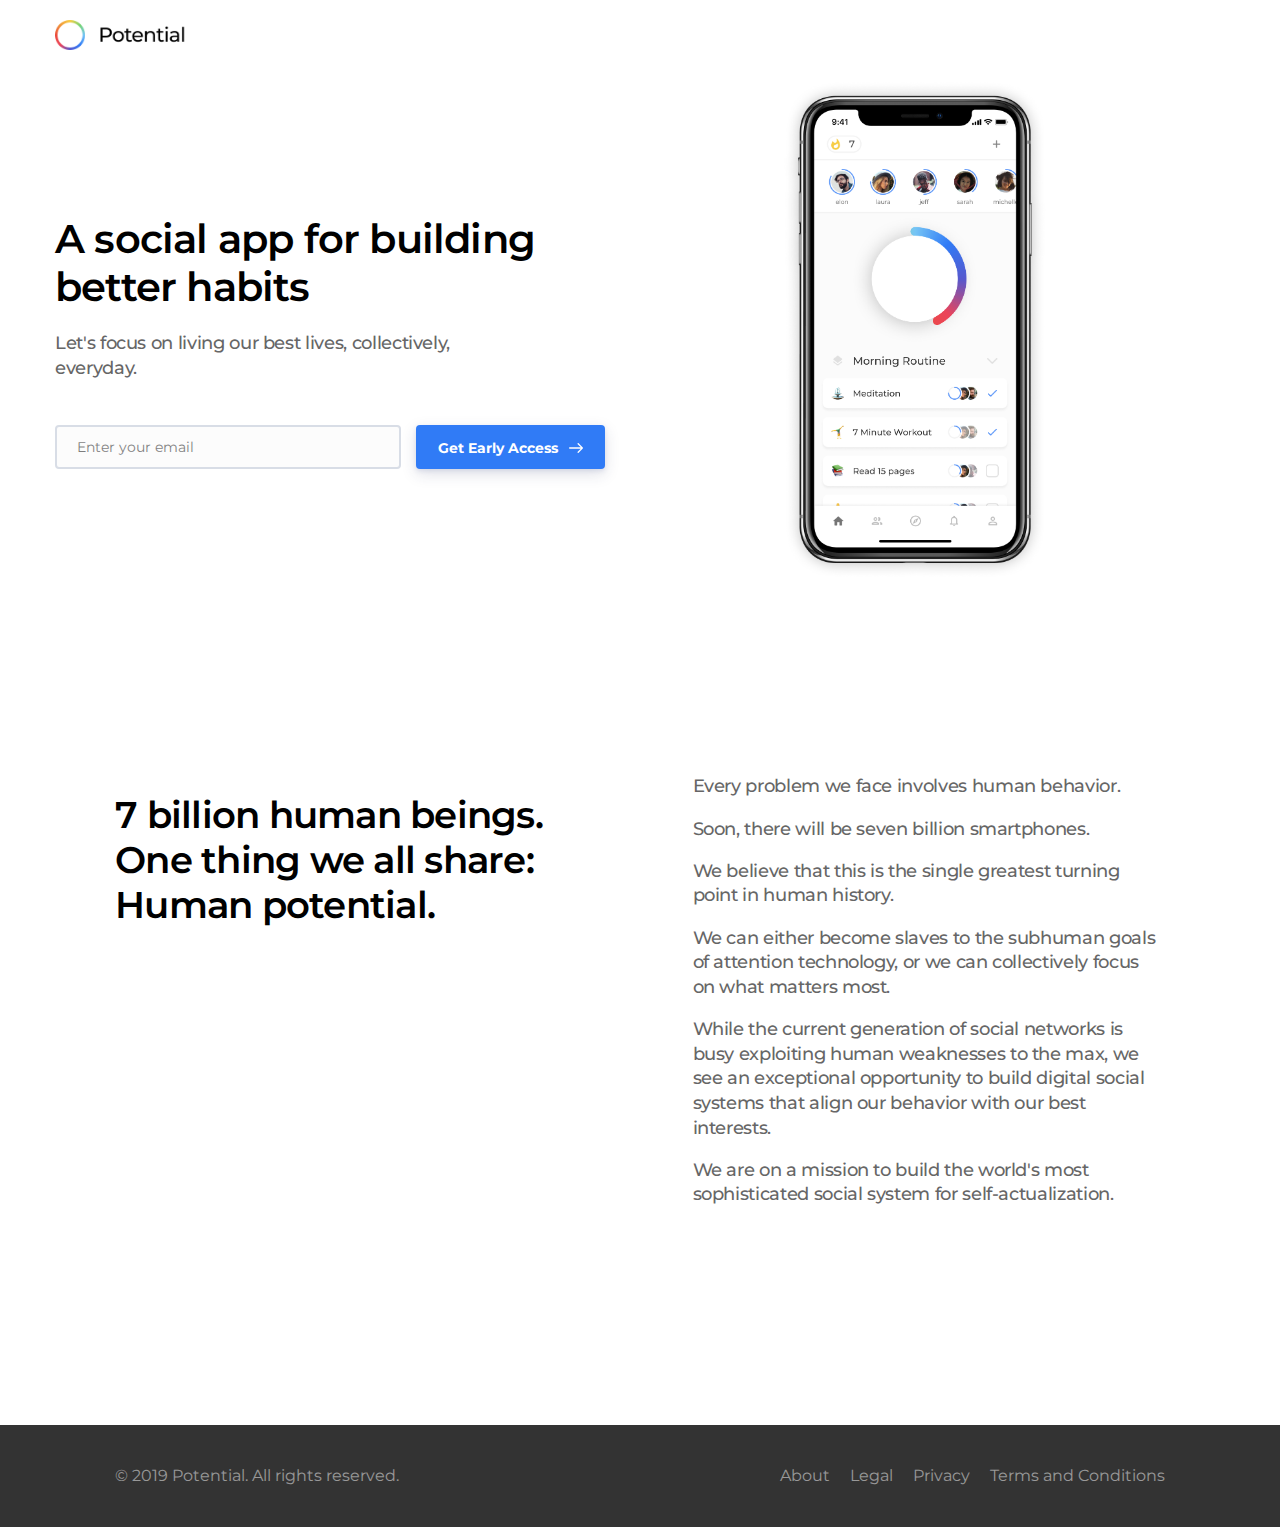
<file: index.html>
<!DOCTYPE html>
<html>
  <head>
    <!-- Global site tag (gtag.js) - Google Analytics -->
    <script async src="https://www.googletagmanager.com/gtag/js?id=UA-136040364-1"></script>
    <script>
      window.dataLayer = window.dataLayer || [];
      function gtag(){dataLayer.push(arguments);}
      gtag('js', new Date());

      gtag('config', 'UA-136040364-1');
    </script>
    <meta charset="utf-8">
    <meta name="viewport" content="width=device-width, initial-scale=1">
    <link rel="stylesheet" href="css/main.css">
    <script src="js/main.js" defer></script>
    <link href="https://fonts.googleapis.com/css?family=Montserrat:400,500,600,700,800" rel="stylesheet">
    <!-- Favicon -->
    <link rel="apple-touch-icon" sizes="180x180" href="img/favicon/apple-touch-icon.png">
    <link rel="icon" type="image/png" sizes="32x32" href="img/favicon/favicon-32x32.png">
    <link rel="icon" type="image/png" sizes="16x16" href="img/favicon/favicon-16x16.png">
    <link rel="manifest" href="img/favicon/site.webmanifest">
    <link rel="mask-icon" href="img/favicon/safari-pinned-tab.svg" color="#5bbad5">
    <meta name="msapplication-TileColor" content="#ffffff">
    <meta name="theme-color" content="#ffffff">
    <title>Potential</title>
    <!-- Cookie Popup -->
      <!-- Cookie Popup
      <script src="https://cdnjs.cloudflare.com/ajax/libs/cookieconsent2/3.1.0/cookieconsent.min.js"></script>
      <script>
      window.addEventListener("load", function(){
      window.cookieconsent.initialise({
        "palette": {
          "popup": {
            "background": "#33333388",
            "border-radius": "8",
            "margin": "8px"
          },
          "button": {
            "background": "#307BF6"
          }
        },
        "theme": "classic",
        "position": "bottom"
      })});
      </script>
      -->
    <!-- End Cookie Popup-->
  </head>
  <body>
<!-- START OF: Header =====-->
<header class="header-58 js-scroll-this-box">
  <!-- START OF: Nav 2 =====-->
  <nav class="nav-02">
    <div class="container container--large">
      <div class="nav-02__box">
        <div class="nav-02__logo"><a class="nav-02__link" href="index.html" target="_top">
            <!--You can use image logo:--><img class="nav-02__logo_img" src="img/other/textlogo.png" alt="Logo"/>
            <!--Or uncomment this <span> to have a word-logo.-->
            <!--span.nav-02__logo_text.white-text
            | Unicorn-->

            </a></div>
  <!--      <div class="nav-02__links js-menu">
          <ul class="nav-02__list">
            <li class="nav-02__item"><a class="button   button--black-outline  button--empty " href="about.html"><span>About</span></a>
            </li>
          </ul>
          <div class="nav-02__burger">
            <button class="burger burger--black js-open-menu" type="button">
              <div class="burger__box">
                <div class="burger__inner"></div>
              </div>
            </button>
          </div>
        </div> -->
      </div>
    </div>
  </nav>
  <!-- ===== END OF: Nav -->
  <div class="container container--large header-58__container">
    <div class="header-58__left">
      <div class="header-58__left_content">
        <!-- Our ability to develop, achieve and succeed -->
        <h1 class="heading heading--accent header-58__heading">A social app for building better habits</h1>
        <p class="header-58__text">Let's focus on living our best lives, collectively, everyday.</p>
        <div class="header-58__cta_box">
          <!-- START OF: mailchimp form =====-->
          <form class="form js-subscribe-mailchimp-form" action="https://app.us20.list-manage.com/subscribe/post?u=6e6bca2529ee58202fa939c03&amp;id=a1b8b3dff5" method="post">
            <div class="form__inputs">
              <div class="form__input">
                <input class="text-input js-email-input" type="email" name="EMAIL" placeholder="Enter your email"/>
                <div class="form__messages">
                  <div class="message message--engaging js-message js-engaging-message" data-index="email-form-1117">
                    <div class="message__box">
                      <button class="message__close js-close-message" type="button"><img class="message__close_icon" src="img/icons/corner-top--blue.svg"/></button>
                      <div class="message__body">
                        <div class="message__in">
                          <div class="message__bubble">
                            <div class="message__bubble_text">We're working hard to get Potential into your hands as soon as possible.</div>
                          </div>
                          <div class="message__bubble">
                            <div class="message__bubble_text">Be the first to hear about our launch.</div>
                          </div>
                          <div class="message__bubble">
                            <div class="message__bubble_text"><img class="emoji  " src="img/emoji/smirking.png" alt="Emoji"/>
                            </div>
                          </div>
                        </div>
                        <div class="message__out">
                          <div class="message__out_box">
                            <div class="message__bubble">
                              <div class="message__bubble_text message__bubble_text--out js-reaction-text">
                                <!--updated via JS, no need to enter any text here-->
                              </div>
                            </div>
                          </div>
                        </div>
                      </div>
                      <div class="message__reply_box">
                        <div class="message__reply_word">Reply</div>
                        <div class="message__options">
                          <div class="message__option">
                              <button class="button js-react-on-message button--accent-bg " type="submit"><span class="button__text">I will join</span>
                              </button>
                          </div>
                          <div class="message__option">
                              <button class="button js-react-on-message button--accent-bg " type="submit"><span class="button__text">Sounds great!</span>
                              </button>
                          </div>
                        </div>
                      </div>
                    </div>
                  </div>
                  <div class="message message--success js-message js-success-message">
                    <div class="message__box">
                      <button class="message__close js-close-message" type="button"><img class="message__close_icon" src="img/icons/corner-top--blue.svg"/></button>
                      <div class="message__body">
                        <div class="message__in">
                          <div class="message__bubble">
                            <div class="message__bubble_text"><b>Success!</b> Welcome!<img class="emoji  " src="img/emoji/laughing.png" alt="Emoji"/>Now go and confirm your subscription please.
                            </div>
                          </div>
                          <div class="message__bubble">
                            <div class="message__bubble_text">Find some Potential in your feeds:</div>
                          </div>
                          <div class="message__bubble">
                            <div class="message__bubble_text"><a class="message__bubble_link" href="https://instagram.com/potential_app">https://instagram.com/potential_app</a></div>
                          </div>
                          <div class="message__bubble">
                            <div class="message__bubble_text"><a class="message__bubble_link" href="https://twitter.com/potential_app/">https://twitter.com/potential_app</a></div>
                          </div>
                        </div>
                        <div class="message__out">
                          <div class="message__out_box">
                            <div class="message__bubble">
                              <div class="message__bubble_text message__bubble_text--out js-reaction-text">Coming!</div>
                            </div>
                          </div>
                        </div>
                      </div>
                      <div class="message__reply_box">
                        <div class="message__reply_word">Reply</div>
                        <div class="message__options">
                          <div class="message__option">
                              <button class="button js-react-on-message button--emerald-bg " type="submit"><span class="button__text">Coming!</span>
                              </button>
                          </div>
                          <div class="message__option">
                              <button class="button js-react-on-message button--emerald-bg " type="submit"><span class="button__text">Got you there!</span>
                              </button>
                          </div>
                        </div>
                      </div>
                    </div>
                  </div>
                  <div class="message message--error js-message js-error-message">
                    <div class="message__box">
                      <button class="message__close js-close-message" type="button"><img class="message__close_icon" src="img/icons/corner-top--blue.svg"/></button>
                      <div class="message__body">
                        <div class="message__in">
                          <div class="message__bubble">
                            <div class="message__bubble_text"><b>Error.</b> Your form has not been submitted<img class="emoji  " src="img/emoji/cold_sweat.png" alt="Emoji"/>
                            </div>
                          </div>
                          <div class="message__bubble">
                            <div class="message__bubble_text">This is what the server says:
                              <div class="message__bubble_error js-error-message-text">There must be an @ at the beginning.</div>
                            </div>
                          </div>
                        </div>
                        <div class="message__out">
                          <div class="message__out_box">
                            <div class="message__bubble">
                              <div class="message__bubble_text message__bubble_text--out js-reaction-text">I will retry</div>
                            </div>
                          </div>
                        </div>
                      </div>
                      <div class="message__reply_box">
                        <div class="message__reply_word">Reply</div>
                        <div class="message__options">
                          <div class="message__option">
                              <button class="button js-react-on-message button--ruby-bg " type="submit"><span class="button__text">Uh oh!</span>
                              </button>
                          </div>
                          <div class="message__option">
                              <button class="button js-react-on-message button--ruby-bg " type="submit"><span class="button__text">I will retry</span>
                              </button>
                          </div>
                        </div>
                      </div>
                    </div>
                  </div>
                </div>
              </div>
              <div class="form__button">
                  <button class="button js-submit-button button--accent-bg " type="submit"><span class="button__text">Get Early Access</span>
                    <div class="spinner"></div>
                    <div class="button__submit_success">
                      <div class="button__success_circle"></div>
                      <div><svg class="button__success_tick" width="13" height="13" viewBox="0 0 13 13" xmlns="http://www.w3.org/2000/svg"><path class="button__success_tick_path" stroke="#FFF" d="M0 8l5.119 3.873L11.709.381" fill="none" fill-rule="evenodd" stroke-linecap="square"/></svg></div>
                    </div><span class="icon"><svg viewBox="0 0 13 10" xmlns="http://www.w3.org/2000/svg"><path d="M12.823 4.164L8.954.182a.592.592 0 0 0-.854 0 .635.635 0 0 0 0 .88l2.836 2.92H.604A.614.614 0 0 0 0 4.604c0 .344.27.622.604.622h10.332L8.1 8.146a.635.635 0 0 0 0 .88.594.594 0 0 0 .854 0l3.869-3.982a.635.635 0 0 0 0-.88z" fill-rule="nonzero" fill="#00396B"/></svg></span>
                  </button>
              </div>
            </div>
        <!--    <div class="form__message_opener">
              <button class="form__message_opener_box js-open-engaging-message" type="button" data-index="email-form-1117">Why should I subscribe?<img class="emoji  " src="img/emoji/thinking.png" alt="Emoji"/>
              </button>
            </div> -->
          </form>
          <!-- ===== END OF: mailchimp form-->
        </div>
      </div>
    </div>
    <div class="header-58__right"><img class="header-58__img" src="img/other/screen.png"/></div>
  </div>
</header>
<!-- ===== END OF: Header 58-->


<!-- START OF: Text 03 =====-->
<div class="text--03">
  <div class="container">
    <div class="text--03__wrapper">
      <div class="text--03__left">
        <div class="text--03__big_text"><h3>7 billion human beings. One thing we all share: Human potential.</h3></div>
      </div>
      <div class="text--03__right">
        <p>Every problem we face involves human behavior.</p>
        <p>Soon, there will be seven billion smartphones.</p>
        <p>
          We believe that this is the single greatest turning point in human history.</p>
          <p>

          We can either become slaves to the subhuman goals of attention technology, or we can collectively focus on what matters most.</p>

        <p>
          While the current generation of social networks is busy exploiting human weaknesses to the max,
          we see an exceptional opportunity to build digital social systems that align our behavior with our best interests.
        </p>

        <p>We are on a mission to build the world's most sophisticated social system for self-actualization.</p>

      </div>
    </div>
  </div>
</div>
<!-- ===== END OF: Text 03-->

<!-- START OF: Features =====-->
<div class="features-01">
  <div class="container container--small">
    <div class="features-01__title_box">
      <h2 class="heading heading--accent">
      </h2>
    </div>
  </div>
</div>
<!-- ===== END OF: Features 1-->

<!-- START OF: Footer 02 =====-->
<div class="footer-02">
  <div class="container">
    <div class="footer-02__wrapper">
      <div class="footer-02__text">

        &copy; 2019&nbsp;<a class="footer-02__link" href="index.html">Potential</a>.
        All rights reserved.
      </div>
      <div class="social-buttons">

        <div class="footer-02__text">
          <a class="footer-02__link" href="https://www.linkedin.com/in/welf/">About</a> &nbsp;&nbsp;&nbsp;
          <a class="footer-02__link" href="legal.html">Legal</a> &nbsp;&nbsp;&nbsp;
          <a class="footer-02__link" href="privacy.html">Privacy</a> &nbsp;&nbsp;&nbsp;
          <a class="footer-02__link" href="terms.html">Terms and Conditions</a>

        </div>
      </div>
    </div>
  </div>
</div>
<!-- ===== END OF: Footer 02-->
    <!-- This is the root element of the image gallery plugin - PhotoSwipe (https://github.com/dimsemenov/PhotoSwipe)-->
    <!-- Do not delete it.-->
    <!-- It's invisible to user.-->
    <div class="pswp" tabindex="-1" role="dialog" aria-hidden="true">
      <div class="pswp__bg"></div>
      <div class="pswp__scroll-wrap">
        <div class="pswp__container">
          <div class="pswp__item"></div>
          <div class="pswp__item"></div>
          <div class="pswp__item"></div>
        </div>
        <div class="pswp__ui pswp__ui--hidden">
          <div class="pswp__top-bar">
            <div class="pswp__counter"></div>
            <button class="pswp__button pswp__button--close" title="Close (Esc)"></button>
            <button class="pswp__button pswp__button--share" title="Share"></button>
            <button class="pswp__button pswp__button--fs" title="Toggle fullscreen"></button>
            <button class="pswp__button pswp__button--zoom" title="Zoom in/out"></button>
            <div class="pswp__preloader">
              <div class="pswp__preloader__icn">
                <div class="pswp__preloader__cut">
                  <div class="pswp__preloader__donut"></div>
                </div>
              </div>
            </div>
          </div>
          <div class="pswp__share-modal pswp__share-modal--hidden pswp__single-tap">
            <div class="pswp__share-tooltip"></div>
          </div>
          <button class="pswp__button pswp__button--arrow--left" title="Previous (arrow left)"></button>
          <button class="pswp__button pswp__button--arrow--right" title="Next (arrow right)"></button>
          <div class="pswp__caption">
            <div class="pswp__caption__center"></div>
          </div>
        </div>
      </div>
    </div>
  </body>
</html>
</file>
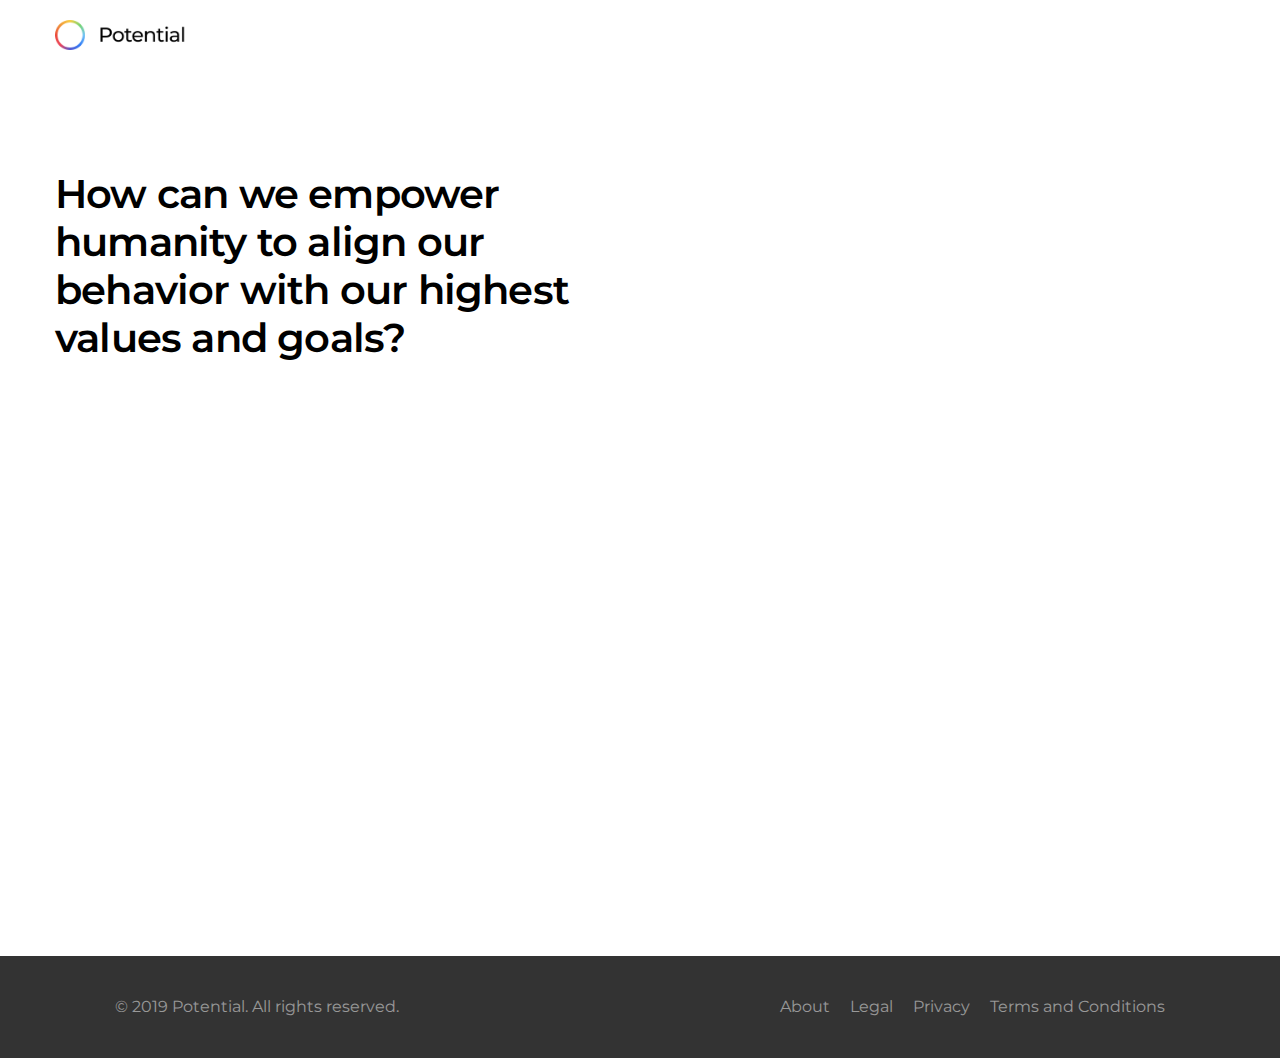
<file: about.html>
<!DOCTYPE html>
<html>
  <head>
        <!-- Global site tag (gtag.js) - Google Analytics -->
    <script async src="https://www.googletagmanager.com/gtag/js?id=UA-136040364-1"></script>
    <script>
      window.dataLayer = window.dataLayer || [];
      function gtag(){dataLayer.push(arguments);}
      gtag('js', new Date());

      gtag('config', 'UA-136040364-1');
    </script>
    <meta charset="utf-8">
    <meta name="viewport" content="width=device-width, initial-scale=1">
    <link rel="stylesheet" href="css/main.css">
    <script src="js/main.js" defer></script>
    <link href="https://fonts.googleapis.com/css?family=Montserrat:400,700" rel="stylesheet">
    <link rel="apple-touch-icon" sizes="180x180" href="img/favicon/apple-touch-icon.png">
    <link rel="icon" type="image/png" sizes="32x32" href="img/favicon/favicon-32x32.png">
    <link rel="icon" type="image/png" sizes="16x16" href="img/favicon/favicon-16x16.png">
    <link rel="manifest" href="img/favicon/site.webmanifest">
    <link rel="mask-icon" href="img/favicon/safari-pinned-tab.svg" color="#5bbad5">
    <meta name="msapplication-TileColor" content="#ffffff">
    <meta name="theme-color" content="#ffffff">
    <title>Potential</title>
  </head>
  <body>
    <header class="header-58 js-scroll-this-box">
      <!-- START OF: Nav 2 =====-->
      <nav class="nav-02">
        <div class="container container--large">
          <div class="nav-02__box">
            <div class="nav-02__logo"><a class="nav-02__link" href="index.html">
                <!--You can use image logo:--><img class="nav-02__logo_img" src="img/other/textlogo.png" alt="Logo"/>
                <!--Or uncomment this <span> to have a word-logo.-->
                <!--span.nav-02__logo_text.white-text
                | Unicorn-->

                </a></div>
            <div class="nav-02__links js-menu">
              <ul class="nav-02__list">

              </ul>
              <div class="nav-02__burger">
                <button class="burger burger--black js-open-menu" type="button">
                  <div class="burger__box">
                    <div class="burger__inner"></div>
                  </div>
                </button>
              </div>
            </div>
          </div>
        </div>
      </nav>
      <!-- ===== END OF: Nav -->
      <!-- START OF: Header 58 =====-->
      <div class="container container--large header-58__container">
        <div class="header-58__left">
          <div class="header-58__left_content">
            <h1 class="heading heading--accent header-58__heading">How can we empower humanity to align our behavior with our highest values and goals?
            <br><br><br><br><br><br><br><br><br> </h1>
            <p class="header-58__text"></p>

            </div>
          </div>
        </div>
      </div>
    </header>
    <!-- ===== END OF: Header 58-->
    <!-- START OF: Footer 02 =====-->
    <div class="footer-02">
      <div class="container">
        <div class="footer-02__wrapper">
          <div class="footer-02__text">

            &copy; 2019&nbsp;<a class="footer-02__link" href="index.html">Potential</a>.
            All rights reserved.
          </div>
          <div class="social-buttons">

            <div class="footer-02__text">
              <a class="footer-02__link" href="about.html">About</a> &nbsp;&nbsp;&nbsp;
              <a class="footer-02__link" href="legal.html">Legal</a> &nbsp;&nbsp;&nbsp;
              <a class="footer-02__link" href="privacy.html">Privacy</a> &nbsp;&nbsp;&nbsp;
              <a class="footer-02__link" href="terms.html">Terms and Conditions</a>

            </div>
          </div>
        </div>
      </div>
    </div>
    <!-- ===== END OF: Footer 02-->
    <!-- This is the root element of the image gallery plugin - PhotoSwipe (https://github.com/dimsemenov/PhotoSwipe)-->
    <!-- Do not delete it.-->
    <!-- It's invisible to user.-->
    <div class="pswp" tabindex="-1" role="dialog" aria-hidden="true">
      <div class="pswp__bg"></div>
      <div class="pswp__scroll-wrap">
        <div class="pswp__container">
          <div class="pswp__item"></div>
          <div class="pswp__item"></div>
          <div class="pswp__item"></div>
        </div>
        <div class="pswp__ui pswp__ui--hidden">
          <div class="pswp__top-bar">
            <div class="pswp__counter"></div>
            <button class="pswp__button pswp__button--close" title="Close (Esc)"></button>
            <button class="pswp__button pswp__button--share" title="Share"></button>
            <button class="pswp__button pswp__button--fs" title="Toggle fullscreen"></button>
            <button class="pswp__button pswp__button--zoom" title="Zoom in/out"></button>
            <div class="pswp__preloader">
              <div class="pswp__preloader__icn">
                <div class="pswp__preloader__cut">
                  <div class="pswp__preloader__donut"></div>
                </div>
              </div>
            </div>
          </div>
          <div class="pswp__share-modal pswp__share-modal--hidden pswp__single-tap">
            <div class="pswp__share-tooltip"></div>
          </div>
          <button class="pswp__button pswp__button--arrow--left" title="Previous (arrow left)"></button>
          <button class="pswp__button pswp__button--arrow--right" title="Next (arrow right)"></button>
          <div class="pswp__caption">
            <div class="pswp__caption__center"></div>
          </div>
        </div>
      </div>
    </div>


  </body>
</html>
</file>
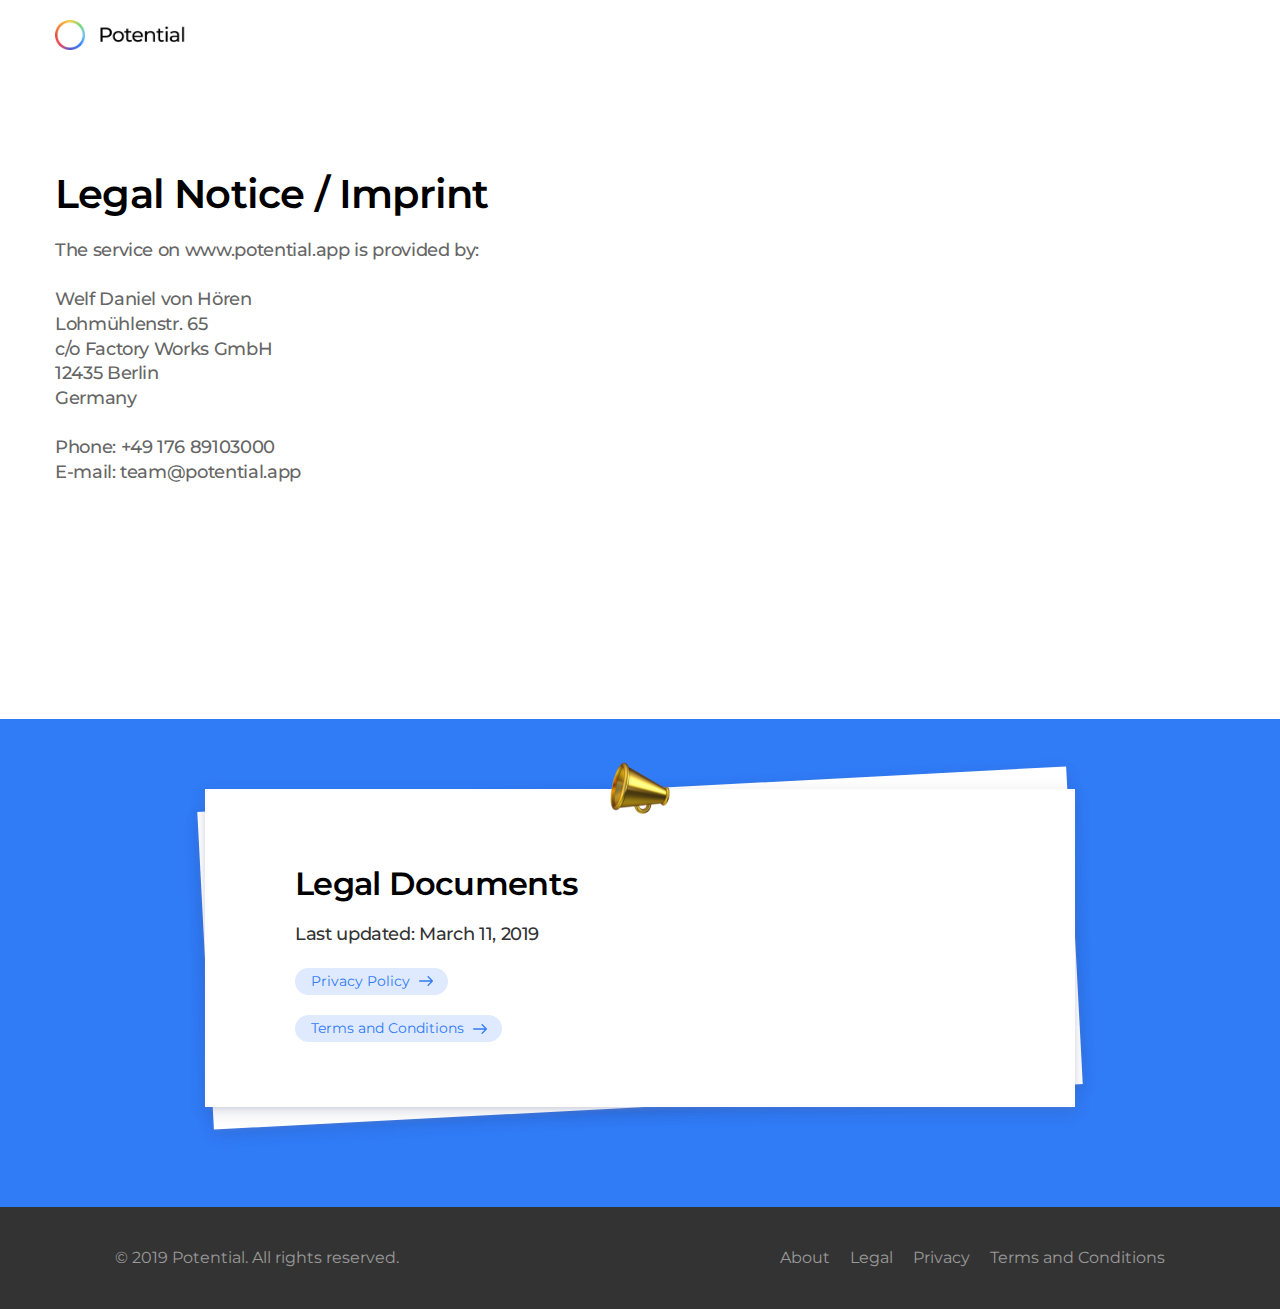
<file: legal.html>
<!DOCTYPE html>
<html>
  <head>
        <!-- Global site tag (gtag.js) - Google Analytics -->
    <script async src="https://www.googletagmanager.com/gtag/js?id=UA-136040364-1"></script>
    <script>
      window.dataLayer = window.dataLayer || [];
      function gtag(){dataLayer.push(arguments);}
      gtag('js', new Date());

      gtag('config', 'UA-136040364-1');
    </script>
    <meta charset="utf-8">
    <meta name="viewport" content="width=device-width, initial-scale=1">
    <link rel="stylesheet" href="css/main.css">
    <script src="js/main.js" defer></script>
    <link href="https://fonts.googleapis.com/css?family=Montserrat:400,700" rel="stylesheet">
    <link rel="apple-touch-icon" sizes="180x180" href="img/favicon/apple-touch-icon.png">
    <link rel="icon" type="image/png" sizes="32x32" href="img/favicon/favicon-32x32.png">
    <link rel="icon" type="image/png" sizes="16x16" href="img/favicon/favicon-16x16.png">
    <link rel="manifest" href="img/favicon/site.webmanifest">
    <link rel="mask-icon" href="img/favicon/safari-pinned-tab.svg" color="#5bbad5">
    <meta name="msapplication-TileColor" content="#ffffff">
    <meta name="theme-color" content="#ffffff">
    <title>Legal</title>
  </head>
  <body>
    <header class="header-58 js-scroll-this-box">
      <!-- START OF: Nav 2 =====-->
      <nav class="nav-02">
        <div class="container container--large">
          <div class="nav-02__box">
            <div class="nav-02__logo"><a class="nav-02__link" href="index.html">
                <!--You can use image logo:--><img class="nav-02__logo_img" src="img/other/textlogo.png" alt="Logo"/>
                <!--Or uncomment this <span> to have a word-logo.-->
                <!--span.nav-02__logo_text.white-text
                | Unicorn-->

                </a></div>
            <div class="nav-02__links js-menu">
              <ul class="nav-02__list">
                
              </ul>
              <div class="nav-02__burger">
                <button class="burger burger--black js-open-menu" type="button">
                  <div class="burger__box">
                    <div class="burger__inner"></div>
                  </div>
                </button>
              </div>
            </div>
          </div>
        </div>
      </nav>
      <!-- ===== END OF: Nav -->
      <div class="container container--large header-58__container">
        <div class="header-58__left">
          <div class="header-58__left_content">
            <h1 class="heading heading--accent header-58__heading">Legal Notice / Imprint</h1>
            <p class="header-58__text">
              The service on www.potential.app is provided by: <br>
              <br>
              Welf Daniel von Hören <br>
              Lohmühlenstr. 65 <br>
              c/o Factory Works GmbH <br>
              12435 Berlin <br>
              Germany <br>
              <br>
              Phone: +49 176 89103000 <br>
              E-mail: team@potential.app
            </p>
            <div class="header-58__cta_box">

            </div>
          </div>
        </div>
      </div>
    </header>
    <!-- ===== END OF: Header 58-->
    <!-- START OF: 02 =====-->
    <div class="text--02">
      <div class="container container--mid">
        <div class="text--02__box">
          <div class="text--02__content_box text--02__content_box--bottom"></div>
          <div class="text--02__content_box text--02__content_box--top"><img class="text--02__img" src="img/emoji/cheering_megaphone.png"/>
            <h1>Legal Documents</h1>


            <p>Last updated: March 11, 2019</p>
            <div class="text--02__link_box"><a class="pill-link  pill-link--blue  pill-link--small " href="privacy.html" target="_top"><span class="pill-link__text">Privacy Policy</span><span class="pill-link__icon"><span class="icon"><svg viewBox="0 0 13 10" xmlns="http://www.w3.org/2000/svg"><path d="M12.823 4.164L8.954.182a.592.592 0 0 0-.854 0 .635.635 0 0 0 0 .88l2.836 2.92H.604A.614.614 0 0 0 0 4.604c0 .344.27.622.604.622h10.332L8.1 8.146a.635.635 0 0 0 0 .88.594.594 0 0 0 .854 0l3.869-3.982a.635.635 0 0 0 0-.88z" fill-rule="nonzero" fill="#00396B"/></svg></span></span></a>
            </div>

            <div class="text--02__link_box"><a class="pill-link  pill-link--blue  pill-link--small " href="terms.html" target="_top"><span class="pill-link__text">Terms and Conditions</span><span class="pill-link__icon"><span class="icon"><svg viewBox="0 0 13 10" xmlns="http://www.w3.org/2000/svg"><path d="M12.823 4.164L8.954.182a.592.592 0 0 0-.854 0 .635.635 0 0 0 0 .88l2.836 2.92H.604A.614.614 0 0 0 0 4.604c0 .344.27.622.604.622h10.332L8.1 8.146a.635.635 0 0 0 0 .88.594.594 0 0 0 .854 0l3.869-3.982a.635.635 0 0 0 0-.88z" fill-rule="nonzero" fill="#00396B"/></svg></span></span></a>
            </div>
          </div>
        </div>
      </div>
    </div>
    <!-- ===== END OF: 02-->
    <!-- START OF: Footer 02 =====-->
    <div class="footer-02">
      <div class="container">
        <div class="footer-02__wrapper">
          <div class="footer-02__text">

            &copy; 2019&nbsp;<a class="footer-02__link" href="index.html">Potential</a>.
            All rights reserved.
          </div>
          <div class="social-buttons">

            <div class="footer-02__text">
              <a class="footer-02__link" href="https://www.linkedin.com/in/welf/">About</a> &nbsp;&nbsp;&nbsp;
              <a class="footer-02__link" href="legal.html">Legal</a> &nbsp;&nbsp;&nbsp;
              <a class="footer-02__link" href="privacy.html">Privacy</a> &nbsp;&nbsp;&nbsp;
              <a class="footer-02__link" href="terms.html">Terms and Conditions</a>

            </div>
          </div>
        </div>
      </div>
    </div>
    <!-- ===== END OF: Footer 02-->
    <!-- This is the root element of the image gallery plugin - PhotoSwipe (https://github.com/dimsemenov/PhotoSwipe)-->
    <!-- Do not delete it.-->
    <!-- It's invisible to user.-->
    <div class="pswp" tabindex="-1" role="dialog" aria-hidden="true">
      <div class="pswp__bg"></div>
      <div class="pswp__scroll-wrap">
        <div class="pswp__container">
          <div class="pswp__item"></div>
          <div class="pswp__item"></div>
          <div class="pswp__item"></div>
        </div>
        <div class="pswp__ui pswp__ui--hidden">
          <div class="pswp__top-bar">
            <div class="pswp__counter"></div>
            <button class="pswp__button pswp__button--close" title="Close (Esc)"></button>
            <button class="pswp__button pswp__button--share" title="Share"></button>
            <button class="pswp__button pswp__button--fs" title="Toggle fullscreen"></button>
            <button class="pswp__button pswp__button--zoom" title="Zoom in/out"></button>
            <div class="pswp__preloader">
              <div class="pswp__preloader__icn">
                <div class="pswp__preloader__cut">
                  <div class="pswp__preloader__donut"></div>
                </div>
              </div>
            </div>
          </div>
          <div class="pswp__share-modal pswp__share-modal--hidden pswp__single-tap">
            <div class="pswp__share-tooltip"></div>
          </div>
          <button class="pswp__button pswp__button--arrow--left" title="Previous (arrow left)"></button>
          <button class="pswp__button pswp__button--arrow--right" title="Next (arrow right)"></button>
          <div class="pswp__caption">
            <div class="pswp__caption__center"></div>
          </div>
        </div>
      </div>
    </div>


  </body>
</html>
</file>
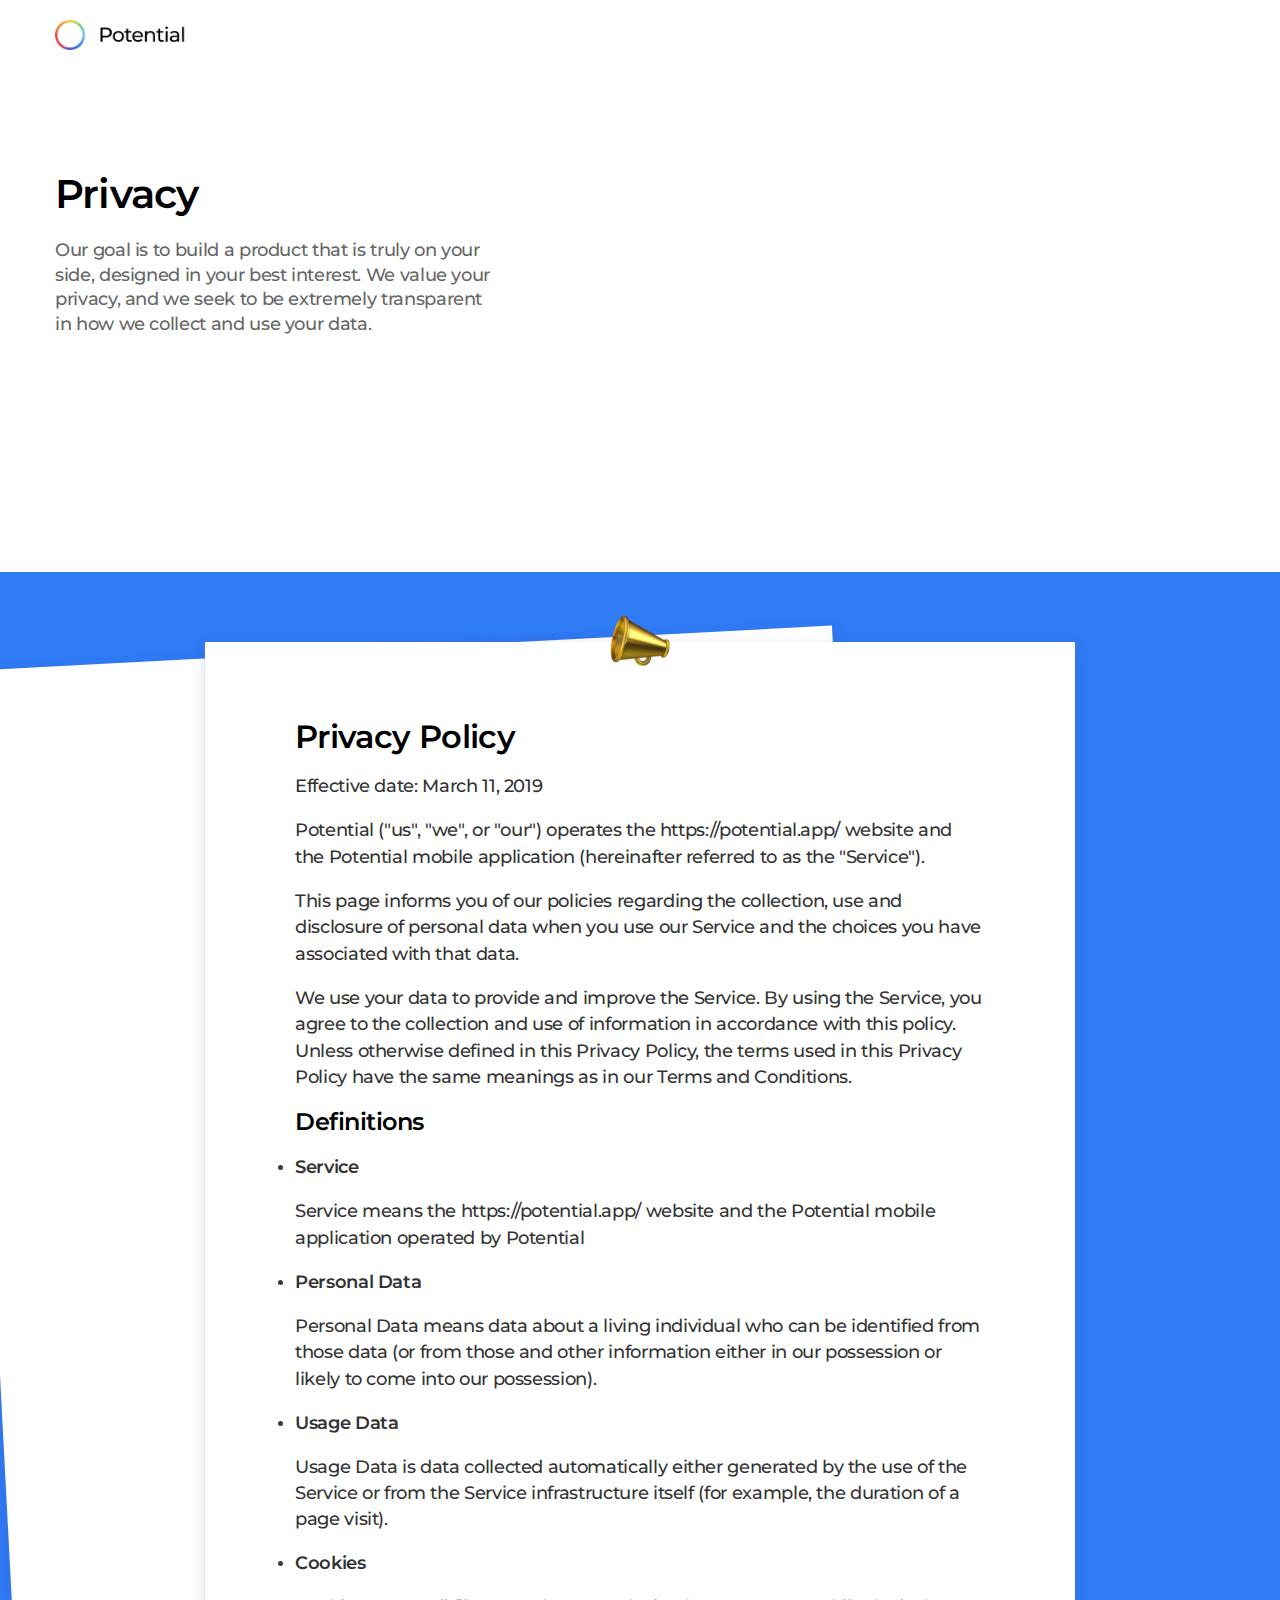
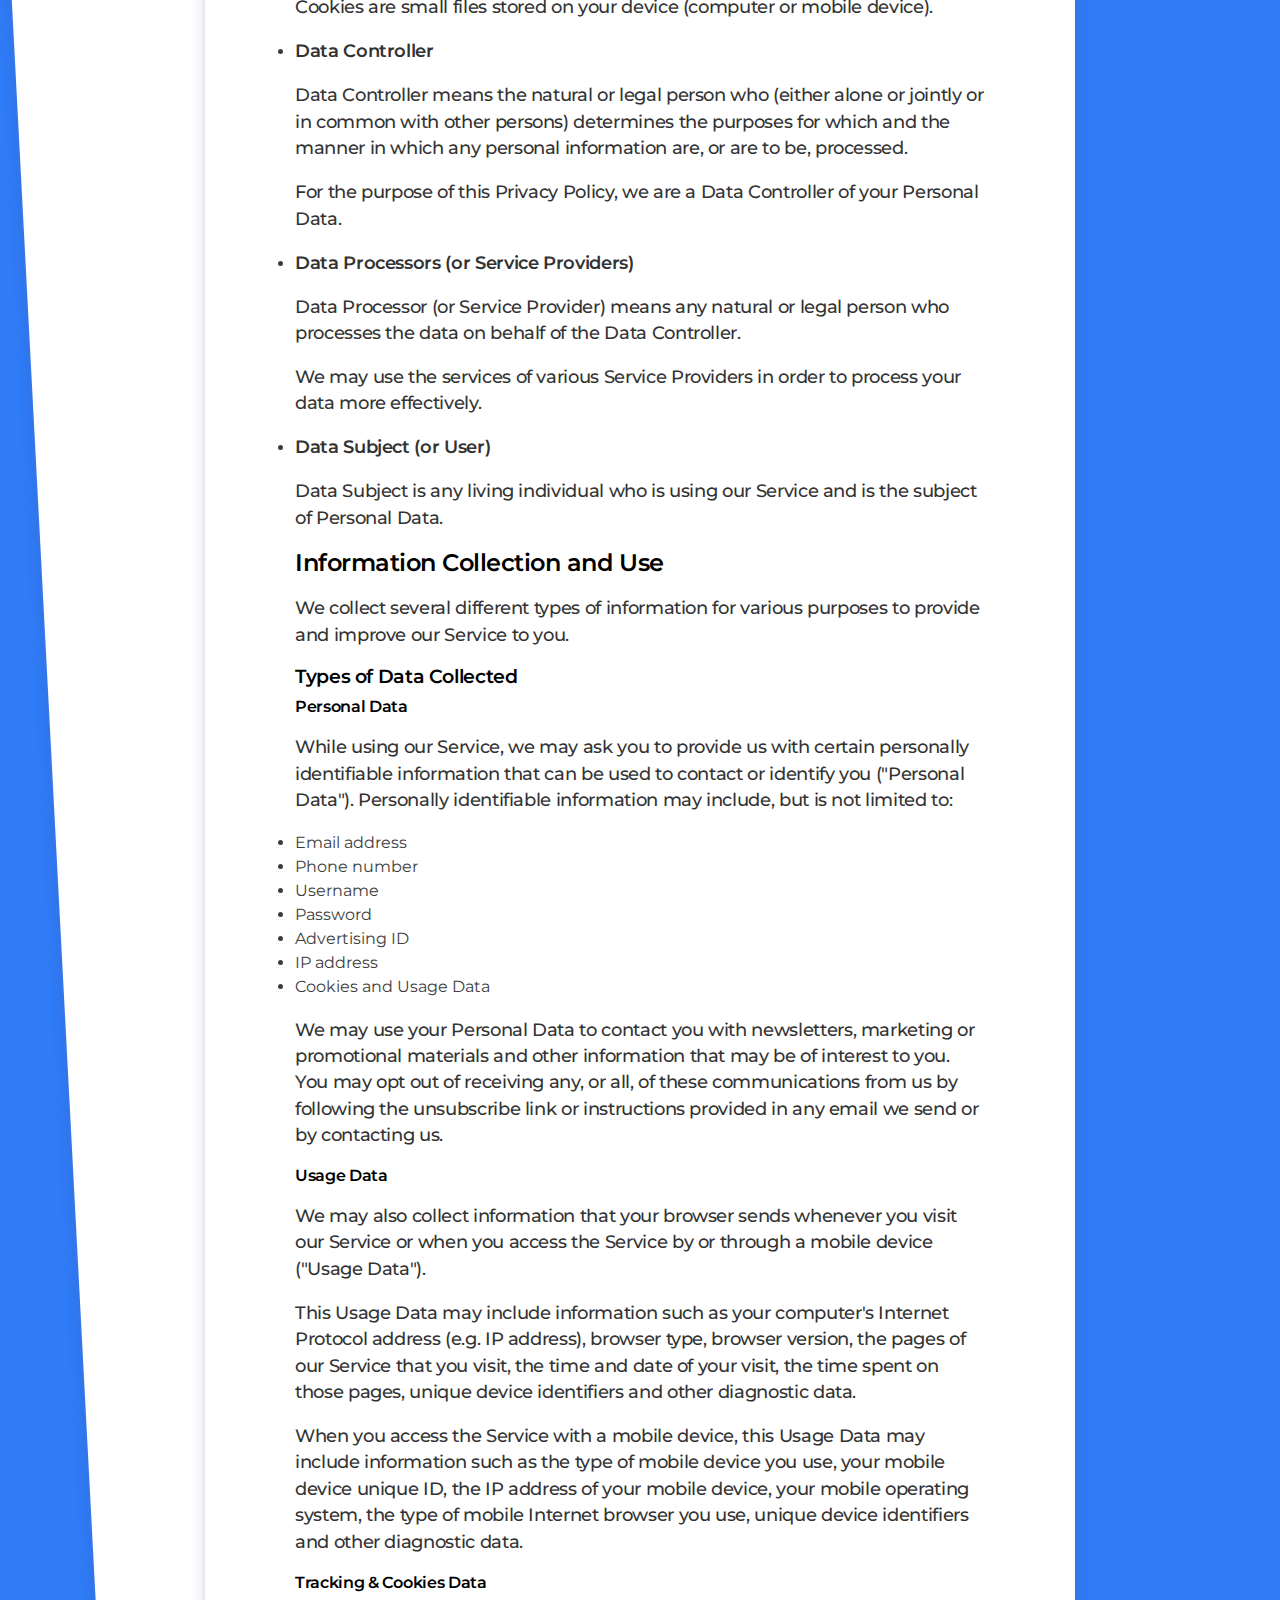
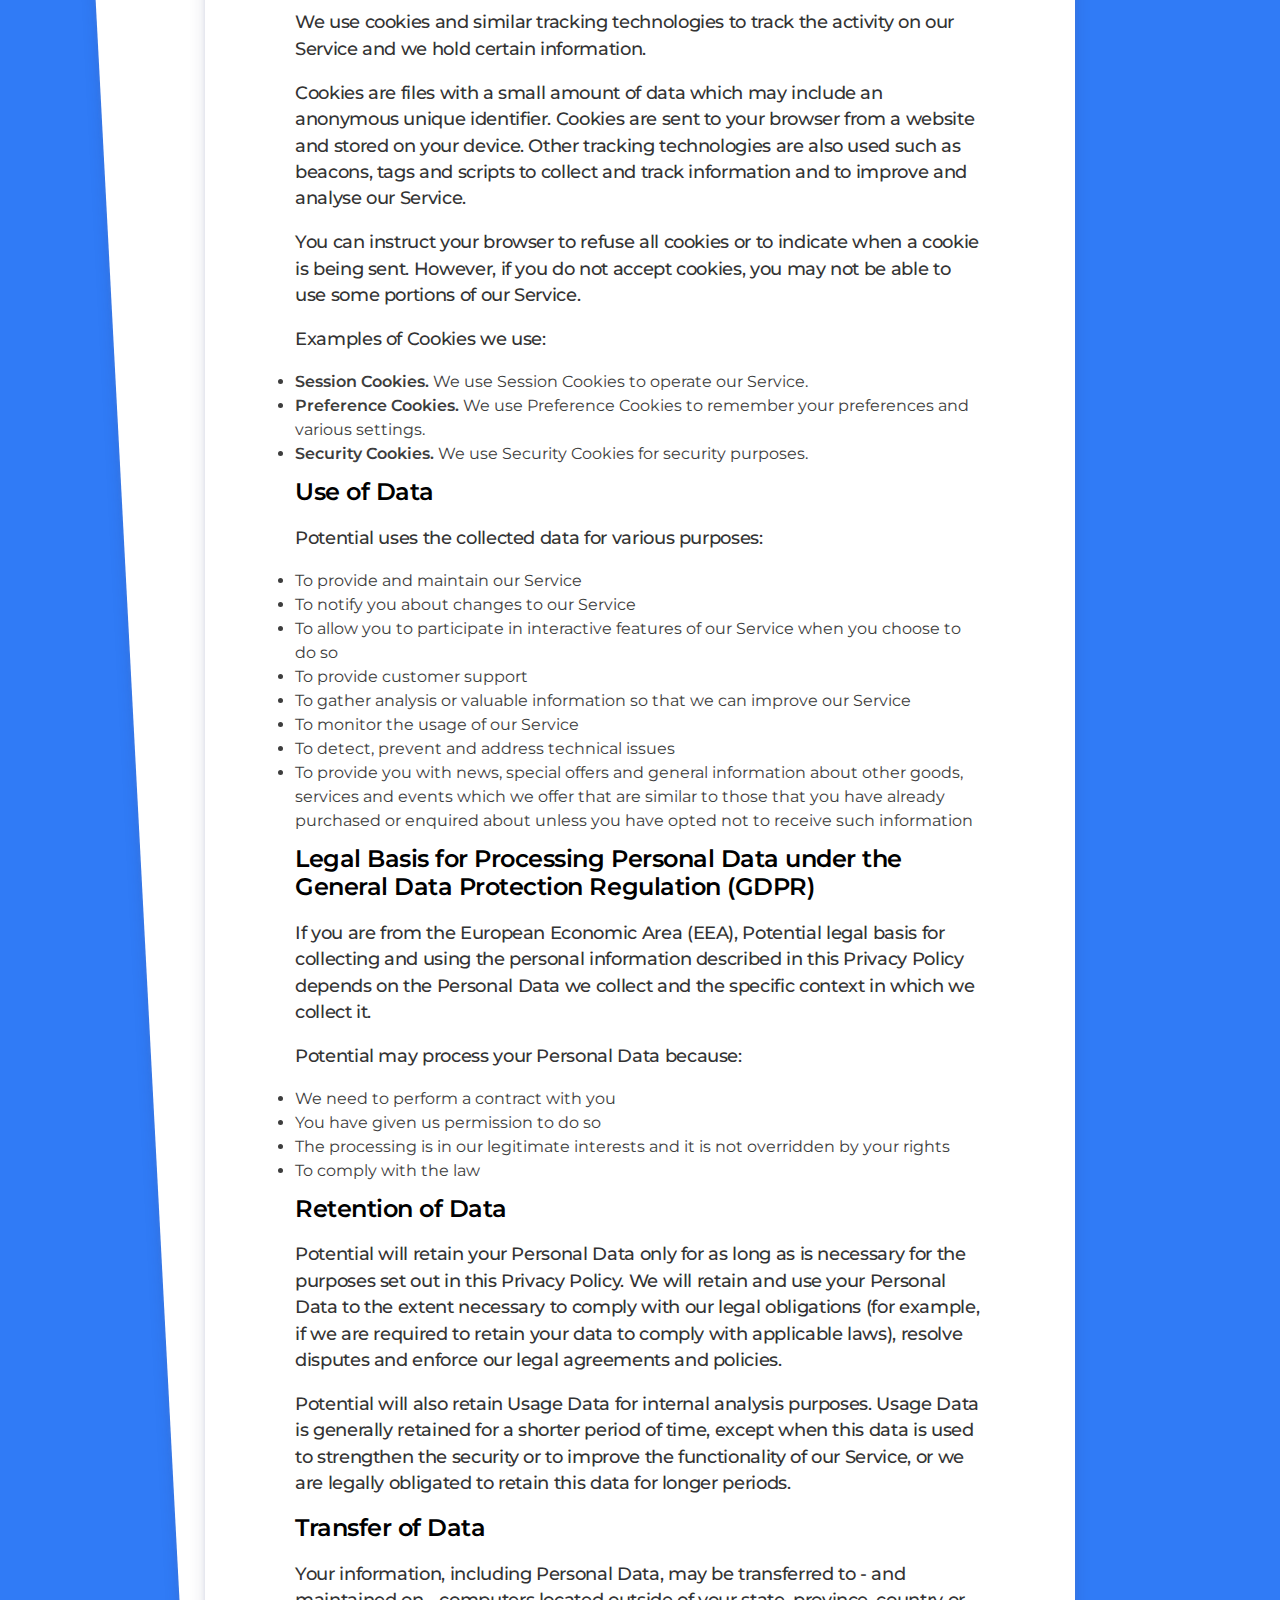
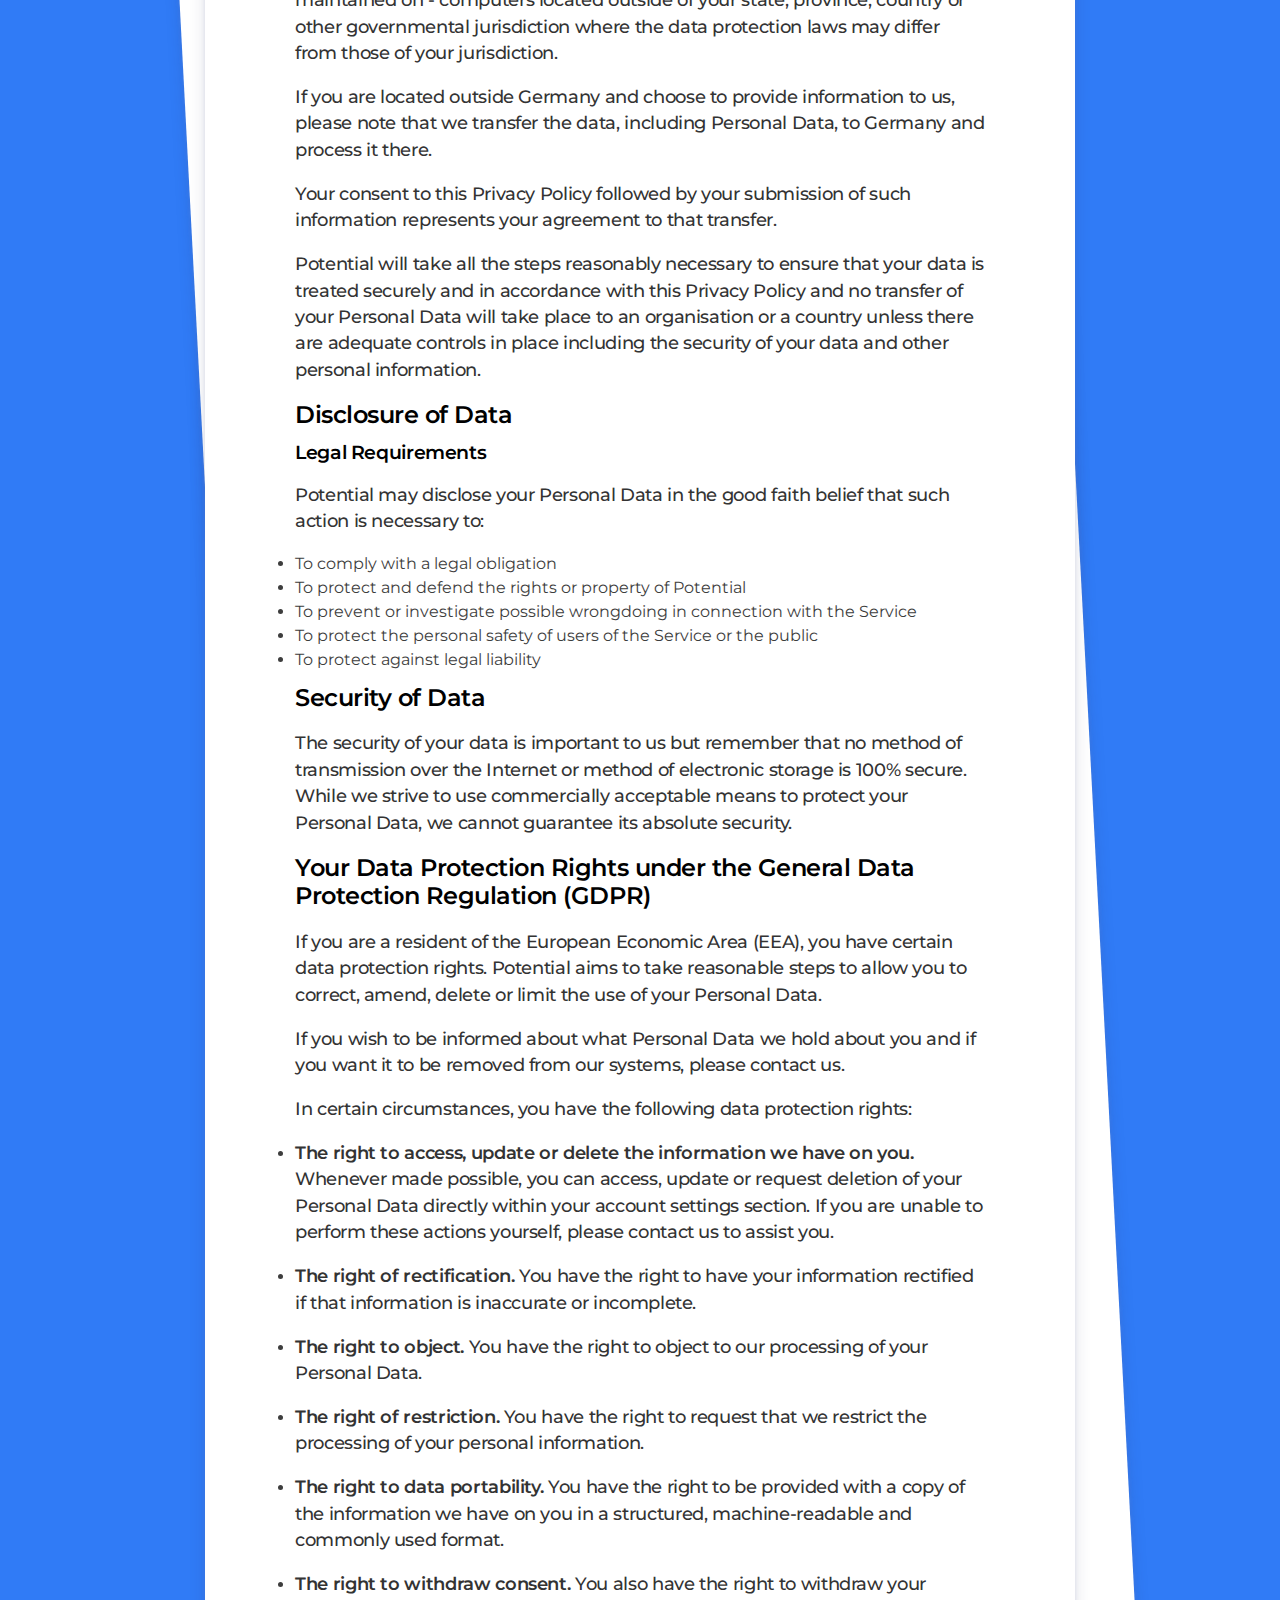
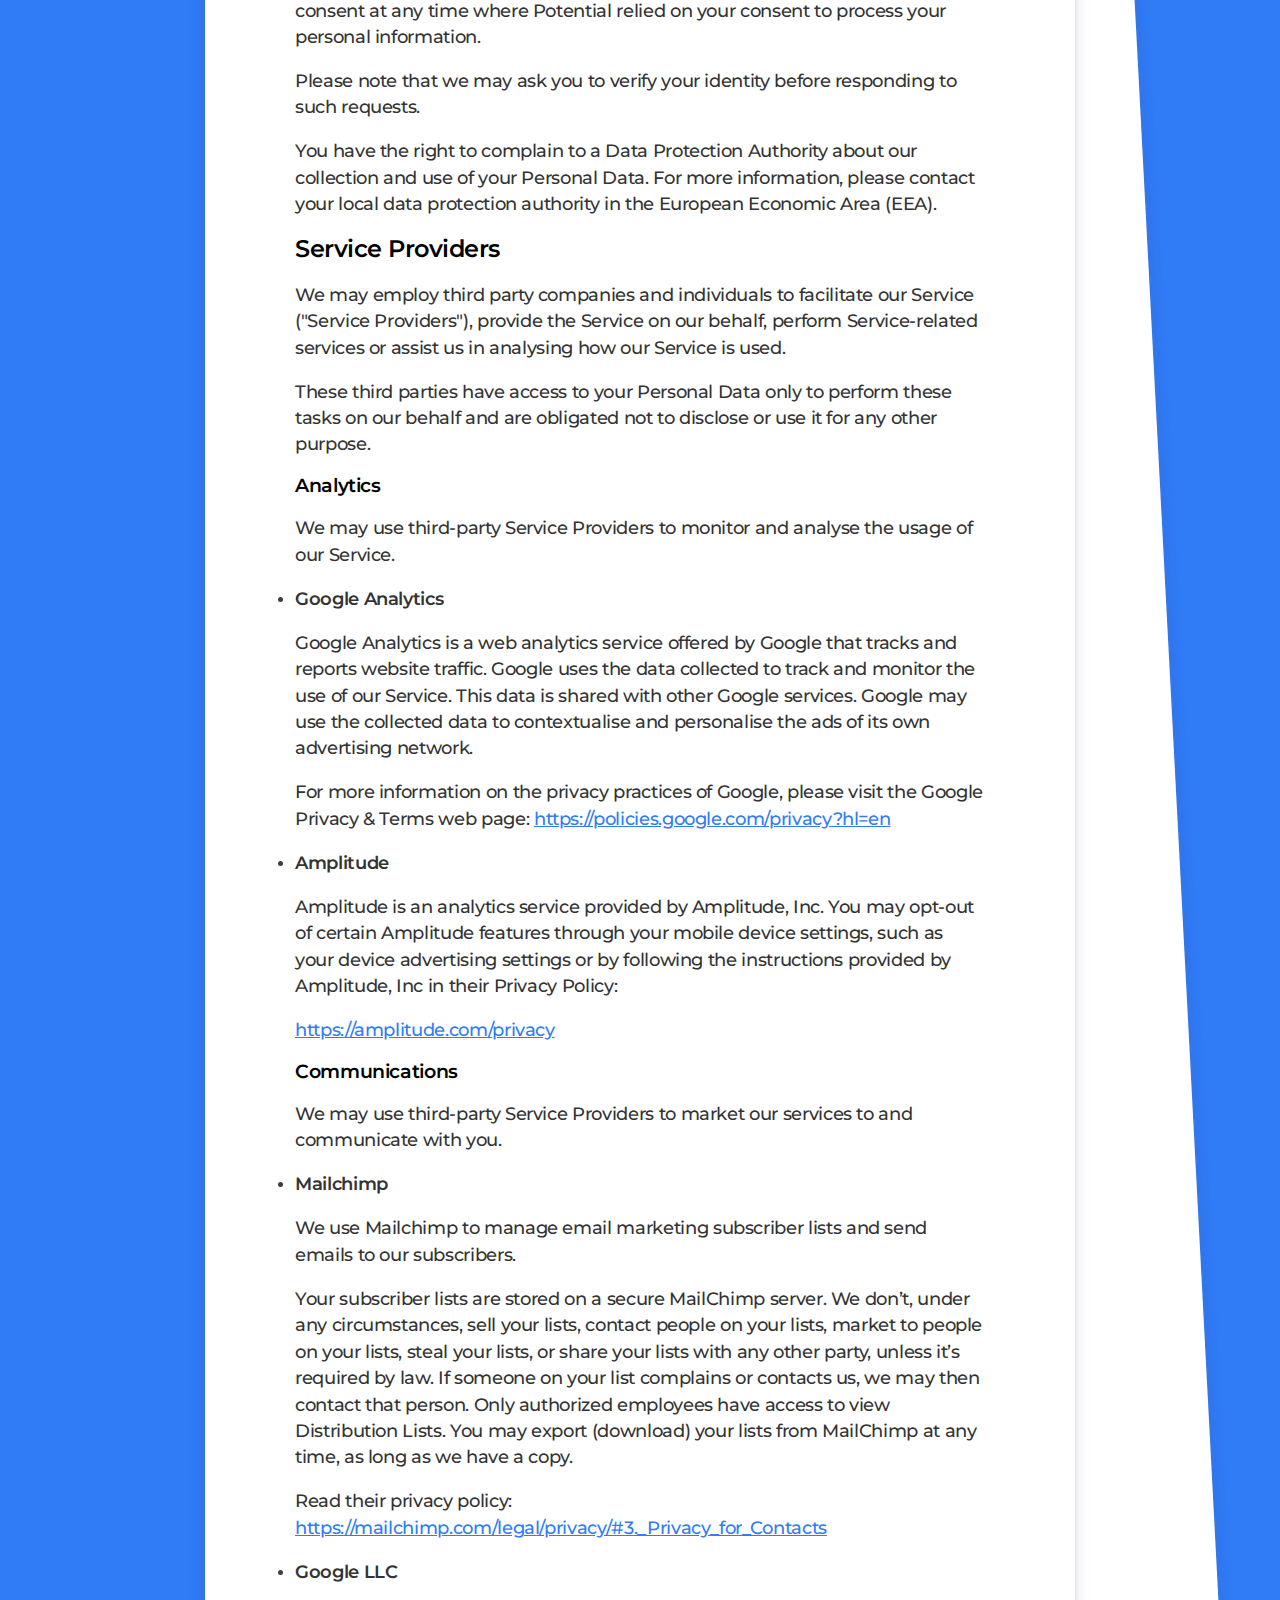
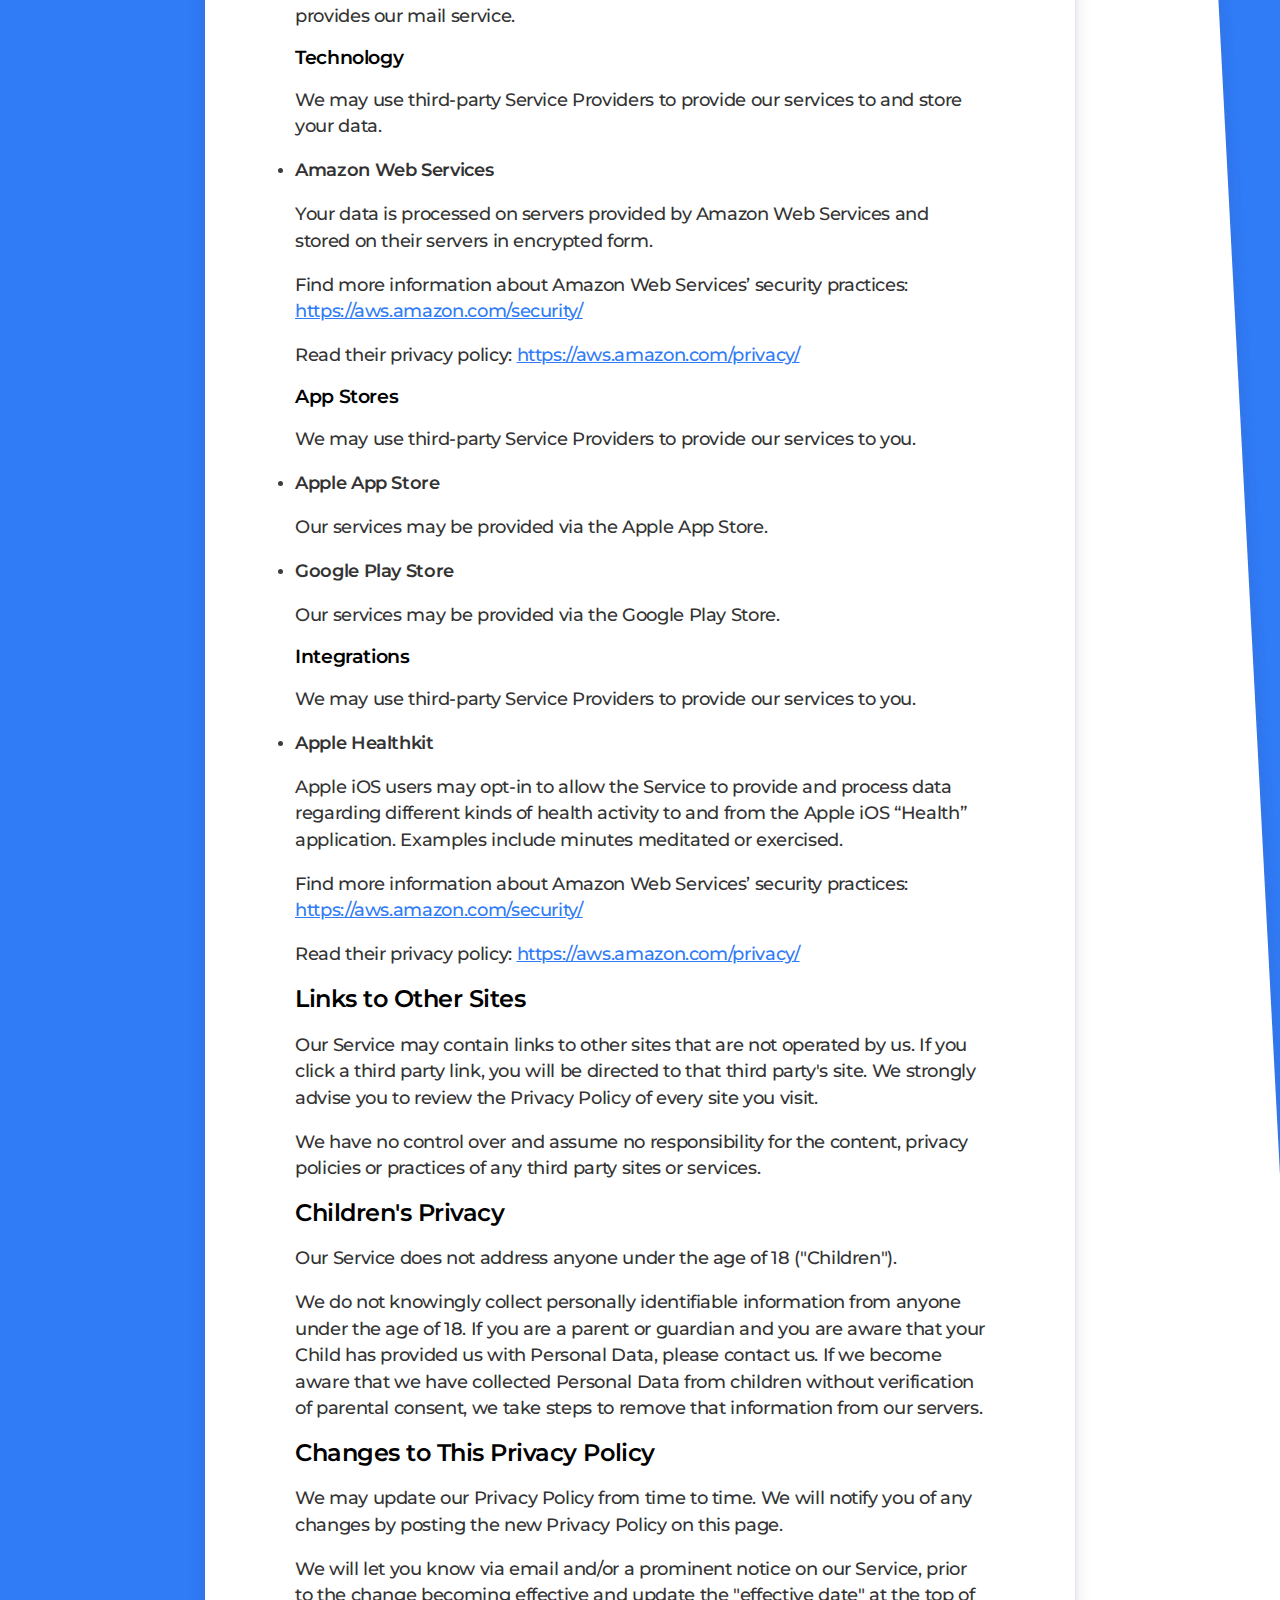
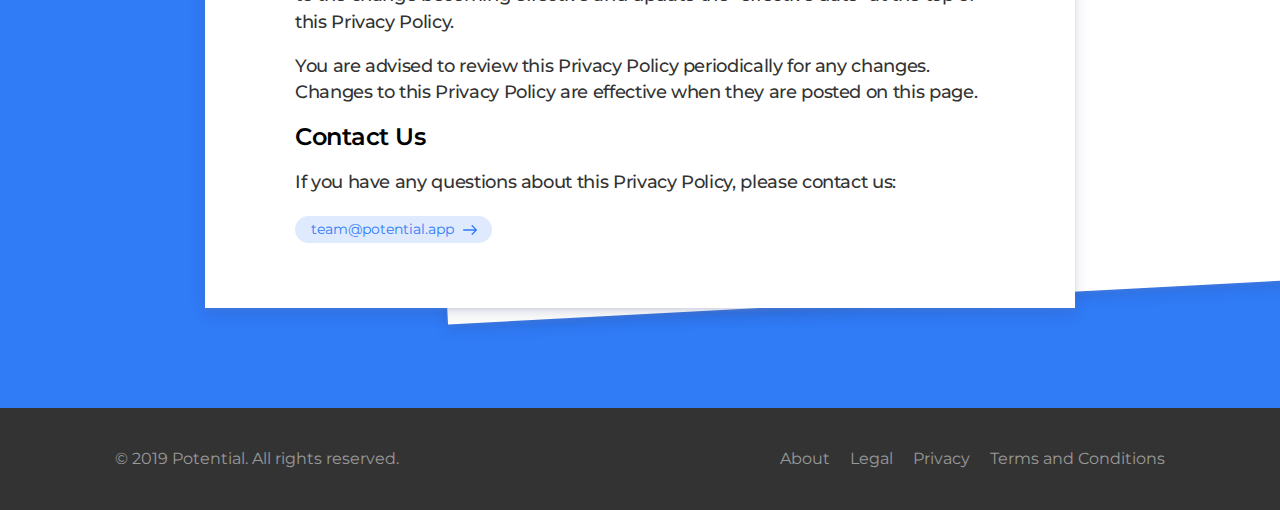
<file: privacy.html>
<!DOCTYPE html>
<html>
  <head>
        <!-- Global site tag (gtag.js) - Google Analytics -->
    <script async src="https://www.googletagmanager.com/gtag/js?id=UA-136040364-1"></script>
    <script>
      window.dataLayer = window.dataLayer || [];
      function gtag(){dataLayer.push(arguments);}
      gtag('js', new Date());

      gtag('config', 'UA-136040364-1');
    </script>
    <meta charset="utf-8">
    <meta name="viewport" content="width=device-width, initial-scale=1">
    <link rel="stylesheet" href="css/main.css">
    <script src="js/main.js" defer></script>
    <link href="https://fonts.googleapis.com/css?family=Montserrat:400,700" rel="stylesheet">
    <link rel="apple-touch-icon" sizes="180x180" href="img/favicon/apple-touch-icon.png">
    <link rel="icon" type="image/png" sizes="32x32" href="img/favicon/favicon-32x32.png">
    <link rel="icon" type="image/png" sizes="16x16" href="img/favicon/favicon-16x16.png">
    <link rel="manifest" href="img/favicon/site.webmanifest">
    <link rel="mask-icon" href="img/favicon/safari-pinned-tab.svg" color="#5bbad5">
    <meta name="msapplication-TileColor" content="#ffffff">
    <meta name="theme-color" content="#ffffff">
    <title>Potential</title>
  </head>
  <body>
    <header class="header-58 js-scroll-this-box">
      <!-- START OF: Nav 2 =====-->
      <nav class="nav-02">
        <div class="container container--large">
          <div class="nav-02__box">
            <div class="nav-02__logo"><a class="nav-02__link" href="index.html">
                <!--You can use image logo:--><img class="nav-02__logo_img" src="img/other/textlogo.png" alt="Logo"/>
                <!--Or uncomment this <span> to have a word-logo.-->
                <!--span.nav-02__logo_text.white-text
                | Unicorn-->

                </a></div>
            <div class="nav-02__links js-menu">
              <ul class="nav-02__list">

              </ul>
              <div class="nav-02__burger">
                <button class="burger burger--black js-open-menu" type="button">
                  <div class="burger__box">
                    <div class="burger__inner"></div>
                  </div>
                </button>
              </div>
            </div>
          </div>
        </div>
      </nav>
      <!-- ===== END OF: Nav -->
      <div class="container container--large header-58__container">
        <div class="header-58__left">
          <div class="header-58__left_content">
            <h1 class="heading heading--accent header-58__heading">Privacy</h1>
            <p class="header-58__text">Our goal is to build a product that is truly on your side, designed in your best interest. We value your privacy, and we seek to be extremely transparent in how we collect and use your data.</p>
            <div class="header-58__cta_box">

            </div>
          </div>
        </div>
      </div>
    </header>
    <!-- ===== END OF: Header 58-->
<!-- START OF: 02 =====-->
<div class="text--02">
  <div class="container container--mid">
    <div class="text--02__box">
      <div class="text--02__content_box text--02__content_box--bottom"></div>
      <div class="text--02__content_box text--02__content_box--top"><img class="text--02__img" src="img/emoji/cheering_megaphone.png"/>

        <h1>Privacy Policy</h1>


        <p>Effective date: March 11, 2019</p>


        <p>Potential ("us", "we", or "our") operates the https://potential.app/ website and the Potential mobile application (hereinafter referred to as the "Service").</p>

        <p>This page informs you of our policies regarding the collection, use and disclosure of personal data when you use our Service and the choices you have associated with that data.</p>

        <p>We use your data to provide and improve the Service. By using the Service, you agree to the collection and use of information in accordance with this policy. Unless otherwise defined in this Privacy Policy, the terms used in this Privacy Policy have the same meanings as in our Terms and Conditions.</p>

        <h2>Definitions</h2>
        <ul>
            <li>
                <p><strong>Service</strong></p>
                        <p>Service means the https://potential.app/ website and the Potential mobile application operated by Potential</p>
                    </li>
            <li>
                <p><strong>Personal Data</strong></p>
                <p>Personal Data means data about a living individual who can be identified from those data (or from those and other information either in our possession or likely to come into our possession).</p>
            </li>
            <li>
                <p><strong>Usage Data</strong></p>
                <p>Usage Data is data collected automatically either generated by the use of the Service or from the Service infrastructure itself (for example, the duration of a page visit).</p>
            </li>
            <li>
                <p><strong>Cookies</strong></p>
                <p>Cookies are small files stored on your device (computer or mobile device).</p>
            </li>
                <li>
                <p><strong>Data Controller</strong></p>
                <p>Data Controller means the natural or legal person who (either alone or jointly or in common with other persons) determines the purposes for which and the manner in which any personal information are, or are to be, processed.</p>
                <p>For the purpose of this Privacy Policy, we are a Data Controller of your Personal Data.</p>
            </li>
            <li>
                <p><strong>Data Processors (or Service Providers)</strong></p>
                <p>Data Processor (or Service Provider) means any natural or legal person who processes the data on behalf of the Data Controller.</p>
                <p>We may use the services of various Service Providers in order to process your data more effectively.</p>
            </li>
            <li>
                <p><strong>Data Subject (or User)</strong></p>
                <p>Data Subject is any living individual who is using our Service and is the subject of Personal Data.</p>
            </li>
            </ul>


        <h2>Information Collection and Use</h2>
        <p>We collect several different types of information for various purposes to provide and improve our Service to you.</p>

        <h3>Types of Data Collected</h3>

        <h4>Personal Data</h4>
        <p>While using our Service, we may ask you to provide us with certain personally identifiable information that can be used to contact or identify you ("Personal Data"). Personally identifiable information may include, but is not limited to:</p>

        <ul>
            <li>Email address</li>
            <li>Phone number</li>
            <li>Username</li>
            <li>Password</li>
            <li>Advertising ID</li>
            <li>IP address</li>
            <li>Cookies and Usage Data</li>
        </ul>

        <p>We may use your Personal Data to contact you with newsletters, marketing or promotional materials and other information that may be of interest to you. You may opt out of receiving any, or all, of these communications from us by following the unsubscribe link or instructions provided in any email we send or by contacting us.</p>

        <h4>Usage Data</h4>

        <p>We may also collect information that your browser sends whenever you visit our Service or when you access the Service by or through a mobile device ("Usage Data").</p>
        <p>This Usage Data may include information such as your computer's Internet Protocol address (e.g. IP address), browser type, browser version, the pages of our Service that you visit, the time and date of your visit, the time spent on those pages, unique device identifiers and other diagnostic data.</p>
        <p>When you access the Service with a mobile device, this Usage Data may include information such as the type of mobile device you use, your mobile device unique ID, the IP address of your mobile device, your mobile operating system, the type of mobile Internet browser you use, unique device identifiers and other diagnostic data.</p>


        <h4>Tracking & Cookies Data</h4>
        <p>We use cookies and similar tracking technologies to track the activity on our Service and we hold certain information.</p>
        <p>Cookies are files with a small amount of data which may include an anonymous unique identifier. Cookies are sent to your browser from a website and stored on your device. Other tracking technologies are also used such as beacons, tags and scripts to collect and track information and to improve and analyse our Service.</p>
        <p>You can instruct your browser to refuse all cookies or to indicate when a cookie is being sent. However, if you do not accept cookies, you may not be able to use some portions of our Service.</p>
        <p>Examples of Cookies we use:</p>
        <ul>
            <li><strong>Session Cookies.</strong> We use Session Cookies to operate our Service.</li>
            <li><strong>Preference Cookies.</strong> We use Preference Cookies to remember your preferences and various settings.</li>
            <li><strong>Security Cookies.</strong> We use Security Cookies for security purposes.</li>
            </ul>

        <h2>Use of Data</h2>
        <p>Potential uses the collected data for various purposes:</p>
        <ul>
            <li>To provide and maintain our Service</li>
            <li>To notify you about changes to our Service</li>
            <li>To allow you to participate in interactive features of our Service when you choose to do so</li>
            <li>To provide customer support</li>
            <li>To gather analysis or valuable information so that we can improve our Service</li>
            <li>To monitor the usage of our Service</li>
            <li>To detect, prevent and address technical issues</li>
            <li>To provide you with news, special offers and general information about other goods, services and events which we offer that are similar to those that you have already purchased or enquired about unless you have opted not to receive such information</li></ul>


        <h2>Legal Basis for Processing Personal Data under the General Data Protection Regulation (GDPR)</h2>
        <p>If you are from the European Economic Area (EEA), Potential legal basis for collecting and using the personal information described in this Privacy Policy depends on the Personal Data we collect and the specific context in which we collect it.</p>
        <p>Potential may process your Personal Data because:</p>
        <ul>
            <li>We need to perform a contract with you</li>
            <li>You have given us permission to do so</li>
            <li>The processing is in our legitimate interests and it is not overridden by your rights</li>
                <li>To comply with the law</li>
        </ul>


        <h2>Retention of Data</h2>
        <p>Potential will retain your Personal Data only for as long as is necessary for the purposes set out in this Privacy Policy. We will retain and use your Personal Data to the extent necessary to comply with our legal obligations (for example, if we are required to retain your data to comply with applicable laws), resolve disputes and enforce our legal agreements and policies.</p>
        <p>Potential will also retain Usage Data for internal analysis purposes. Usage Data is generally retained for a shorter period of time, except when this data is used to strengthen the security or to improve the functionality of our Service, or we are legally obligated to retain this data for longer periods.</p>

        <h2>Transfer of Data</h2>
        <p>Your information, including Personal Data, may be transferred to - and maintained on - computers located outside of your state, province, country or other governmental jurisdiction where the data protection laws may differ from those of your jurisdiction.</p>
        <p>If you are located outside Germany and choose to provide information to us, please note that we transfer the data, including Personal Data, to Germany and process it there.</p>
        <p>Your consent to this Privacy Policy followed by your submission of such information represents your agreement to that transfer.</p>
        <p>Potential will take all the steps reasonably necessary to ensure that your data is treated securely and in accordance with this Privacy Policy and no transfer of your Personal Data will take place to an organisation or a country unless there are adequate controls in place including the security of your data and other personal information.</p>

        <h2>Disclosure of Data</h2>


        <h3>Legal Requirements</h3>
        <p>Potential may disclose your Personal Data in the good faith belief that such action is necessary to:</p>
        <ul>
            <li>To comply with a legal obligation</li>
            <li>To protect and defend the rights or property of Potential</li>
            <li>To prevent or investigate possible wrongdoing in connection with the Service</li>
            <li>To protect the personal safety of users of the Service or the public</li>
            <li>To protect against legal liability</li>
        </ul>

        <h2>Security of Data</h2>
        <p>The security of your data is important to us but remember that no method of transmission over the Internet or method of electronic storage is 100% secure. While we strive to use commercially acceptable means to protect your Personal Data, we cannot guarantee its absolute security.</p>


        <h2>Your Data Protection Rights under the General Data Protection Regulation (GDPR)</h2>
        <p>If you are a resident of the European Economic Area (EEA), you have certain data protection rights. Potential aims to take reasonable steps to allow you to correct, amend, delete or limit the use of your Personal Data.</p>
        <p>If you wish to be informed about what Personal Data we hold about you and if you want it to be removed from our systems, please contact us.</p>
        <p>In certain circumstances, you have the following data protection rights:</p>
        <ul>
            <li>
                <p><strong>The right to access, update or delete the information we have on you.</strong> Whenever made possible, you can access, update or request deletion of your Personal Data directly within your account settings section. If you are unable to perform these actions yourself, please contact us to assist you.</p>
            </li>
            <li>
                <p><strong>The right of rectification.</strong> You have the right to have your information rectified if that information is inaccurate or incomplete.</p>
            </li>
            <li>
                <p><strong>The right to object.</strong> You have the right to object to our processing of your Personal Data.</p>
            </li>
            <li>
                <p><strong>The right of restriction.</strong> You have the right to request that we restrict the processing of your personal information.</p>
            </li>
            <li>
                <p><strong>The right to data portability.</strong> You have the right to be provided with a copy of the information we have on you in a structured, machine-readable and commonly used format.</p>
            </li>
            <li>
                <p><strong>The right to withdraw consent.</strong> You also have the right to withdraw your consent at any time where Potential relied on your consent to process your personal information.</p>
            </li>
        </ul>
        <p>Please note that we may ask you to verify your identity before responding to such requests.</p>

        <p>You have the right to complain to a Data Protection Authority about our collection and use of your Personal Data. For more information, please contact your local data protection authority in the European Economic Area (EEA).</p>

        <h2>Service Providers</h2>
        <p>We may employ third party companies and individuals to facilitate our Service ("Service Providers"), provide the Service on our behalf, perform Service-related services or assist us in analysing how our Service is used.</p>
        <p>These third parties have access to your Personal Data only to perform these tasks on our behalf and are obligated not to disclose or use it for any other purpose.</p>

        <h3>Analytics</h3>
        <p>We may use third-party Service Providers to monitor and analyse the usage of our Service.</p>
        <ul>
            <li>
              <p><strong>Google Analytics</strong></p>
              <p>Google Analytics is a web analytics service offered by Google that tracks and reports website traffic. Google uses the data collected to track and monitor the use of our Service. This data is shared with other Google services. Google may use the collected data to contextualise and personalise the ads of its own advertising network.</p>
              <p>For more information on the privacy practices of Google, please visit the Google Privacy & Terms web page: <a href="https://policies.google.com/privacy?hl=en">https://policies.google.com/privacy?hl=en</a></p>
            </li>
            <li>
              <p><strong>Amplitude</strong></p>
              <p>Amplitude is an analytics service provided by Amplitude, Inc. You may opt-out of certain Amplitude features through your mobile device settings, such as your device advertising settings or by following the instructions provided by Amplitude, Inc in their Privacy Policy: </p>
              <p><a href="https://amplitude.com/privacy">https://amplitude.com/privacy</a></p>
            </li>
        </ul>

        <h3>Communications</h3>
        <p>We may use third-party Service Providers to market our services to and communicate with you.</p>
        <ul>
            <li>
              <p><strong>Mailchimp</strong></p>
              <p>We use Mailchimp to manage email marketing subscriber lists and send emails to our subscribers.</p>
              <p>Your subscriber lists are stored on a secure MailChimp server. We don’t, under any circumstances, sell your lists, contact people on your lists, market to people on your lists, steal your lists, or share your lists with any other party, unless it’s required by law. If someone on your list complains or contacts us, we may then contact that person. Only authorized employees have access to view Distribution Lists. You may export (download) your lists from MailChimp at any time, as long as we have a copy.
              <p>Read their privacy policy: <a href="https://mailchimp.com/legal/privacy/#3._Privacy_for_Contacts">https://mailchimp.com/legal/privacy/#3._Privacy_for_Contacts</a></p>
            </li>
            <li>
              <p><strong>Google LLC</strong></p>
              <p>provides our mail service.</p>
            </li>

        </ul>
        <h3>Technology</h3>
        <p>We may use third-party Service Providers to provide our services to and store your data.</p>
        <ul>
            <li>
              <p><strong>Amazon Web Services</strong></p>
              <p>Your data is processed on servers provided by Amazon Web Services and stored on their servers in encrypted form.</p>
              <p>Find more information about Amazon Web Services’ security practices: <a href="https://aws.amazon.com/security/">https://aws.amazon.com/security/</a></p>
              <p>Read their privacy policy: <a href="https://aws.amazon.com/privacy/">https://aws.amazon.com/privacy/</a></p>
            </li>
        </ul>

        <h3>App Stores</h3>
        <p>We may use third-party Service Providers to provide our services to you.</p>
        <ul>
            <li>
              <p><strong>Apple App Store</strong></p>
              <p>Our services may be provided via the Apple App Store.</p>
              <p></p>
            </li>
            <li>
              <p><strong>Google Play Store</strong></p>
              <p>Our services may be provided via the Google Play Store.</p>
              <p></p>
            </li>
        </ul>

        <h3>Integrations</h3>
        <p>We may use third-party Service Providers to provide our services to you.</p>
        <ul>
            <li>
              <p><strong>Apple Healthkit</strong></p>
              <p>Apple iOS users may opt-in to allow the Service to provide and process data regarding different kinds of health activity to and from the Apple iOS “Health” application. Examples include minutes meditated or exercised.</p>
              <p>Find more information about Amazon Web Services’ security practices: <a href="https://aws.amazon.com/security/">https://aws.amazon.com/security/</a></p>
              <p>Read their privacy policy: <a href="https://aws.amazon.com/privacy/">https://aws.amazon.com/privacy/</a></p>
            </li>
        </ul>

        <h2>Links to Other Sites</h2>
        <p>Our Service may contain links to other sites that are not operated by us. If you click a third party link, you will be directed to that third party's site. We strongly advise you to review the Privacy Policy of every site you visit.</p>
        <p>We have no control over and assume no responsibility for the content, privacy policies or practices of any third party sites or services.</p>


        <h2>Children's Privacy</h2>
        <p>Our Service does not address anyone under the age of 18 ("Children").</p>
        <p>We do not knowingly collect personally identifiable information from anyone under the age of 18. If you are a parent or guardian and you are aware that your Child has provided us with Personal Data, please contact us. If we become aware that we have collected Personal Data from children without verification of parental consent, we take steps to remove that information from our servers.</p>


        <h2>Changes to This Privacy Policy</h2>
        <p>We may update our Privacy Policy from time to time. We will notify you of any changes by posting the new Privacy Policy on this page.</p>
        <p>We will let you know via email and/or a prominent notice on our Service, prior to the change becoming effective and update the "effective date" at the top of this Privacy Policy.</p>
        <p>You are advised to review this Privacy Policy periodically for any changes. Changes to this Privacy Policy are effective when they are posted on this page.</p>


        <h2>Contact Us</h2>
        <p>If you have any questions about this Privacy Policy, please contact us:</p>

        <div class="text--02__link_box"><a class="pill-link  pill-link--blue  pill-link--small " href="mailto:team@potential.app?Subject=Privacy%20Policy" target="_top"><span class="pill-link__text">team@potential.app</span><span class="pill-link__icon"><span class="icon"><svg viewBox="0 0 13 10" xmlns="http://www.w3.org/2000/svg"><path d="M12.823 4.164L8.954.182a.592.592 0 0 0-.854 0 .635.635 0 0 0 0 .88l2.836 2.92H.604A.614.614 0 0 0 0 4.604c0 .344.27.622.604.622h10.332L8.1 8.146a.635.635 0 0 0 0 .88.594.594 0 0 0 .854 0l3.869-3.982a.635.635 0 0 0 0-.88z" fill-rule="nonzero" fill="#00396B"/></svg></span></span></a>
        </div>
      </div>
    </div>
  </div>
</div>
<!-- ===== END OF: 02-->

<!-- ===== END OF: Text 03-->
<!-- START OF: Footer 02 =====-->
<!-- START OF: Footer 02 =====-->
<div class="footer-02">
  <div class="container">
    <div class="footer-02__wrapper">
      <div class="footer-02__text">

        &copy; 2019&nbsp;<a class="footer-02__link" href="index.html">Potential</a>.
        All rights reserved.
      </div>
      <div class="social-buttons">

        <div class="footer-02__text">
          <a class="footer-02__link" href="https://www.linkedin.com/in/welf/">About</a> &nbsp;&nbsp;&nbsp;
          <a class="footer-02__link" href="legal.html">Legal</a> &nbsp;&nbsp;&nbsp;
          <a class="footer-02__link" href="privacy.html">Privacy</a> &nbsp;&nbsp;&nbsp;
          <a class="footer-02__link" href="terms.html">Terms and Conditions</a>

        </div>
      </div>
    </div>
  </div>
</div>
<!-- ===== END OF: Footer 02-->
    <!-- This is the root element of the image gallery plugin - PhotoSwipe (https://github.com/dimsemenov/PhotoSwipe)-->
    <!-- Do not delete it.-->
    <!-- It's invisible to user.-->
    <div class="pswp" tabindex="-1" role="dialog" aria-hidden="true">
      <div class="pswp__bg"></div>
      <div class="pswp__scroll-wrap">
        <div class="pswp__container">
          <div class="pswp__item"></div>
          <div class="pswp__item"></div>
          <div class="pswp__item"></div>
        </div>
        <div class="pswp__ui pswp__ui--hidden">
          <div class="pswp__top-bar">
            <div class="pswp__counter"></div>
            <button class="pswp__button pswp__button--close" title="Close (Esc)"></button>
            <button class="pswp__button pswp__button--share" title="Share"></button>
            <button class="pswp__button pswp__button--fs" title="Toggle fullscreen"></button>
            <button class="pswp__button pswp__button--zoom" title="Zoom in/out"></button>
            <div class="pswp__preloader">
              <div class="pswp__preloader__icn">
                <div class="pswp__preloader__cut">
                  <div class="pswp__preloader__donut"></div>
                </div>
              </div>
            </div>
          </div>
          <div class="pswp__share-modal pswp__share-modal--hidden pswp__single-tap">
            <div class="pswp__share-tooltip"></div>
          </div>
          <button class="pswp__button pswp__button--arrow--left" title="Previous (arrow left)"></button>
          <button class="pswp__button pswp__button--arrow--right" title="Next (arrow right)"></button>
          <div class="pswp__caption">
            <div class="pswp__caption__center"></div>
          </div>
        </div>
      </div>
    </div>


  </body>
</html>
</file>
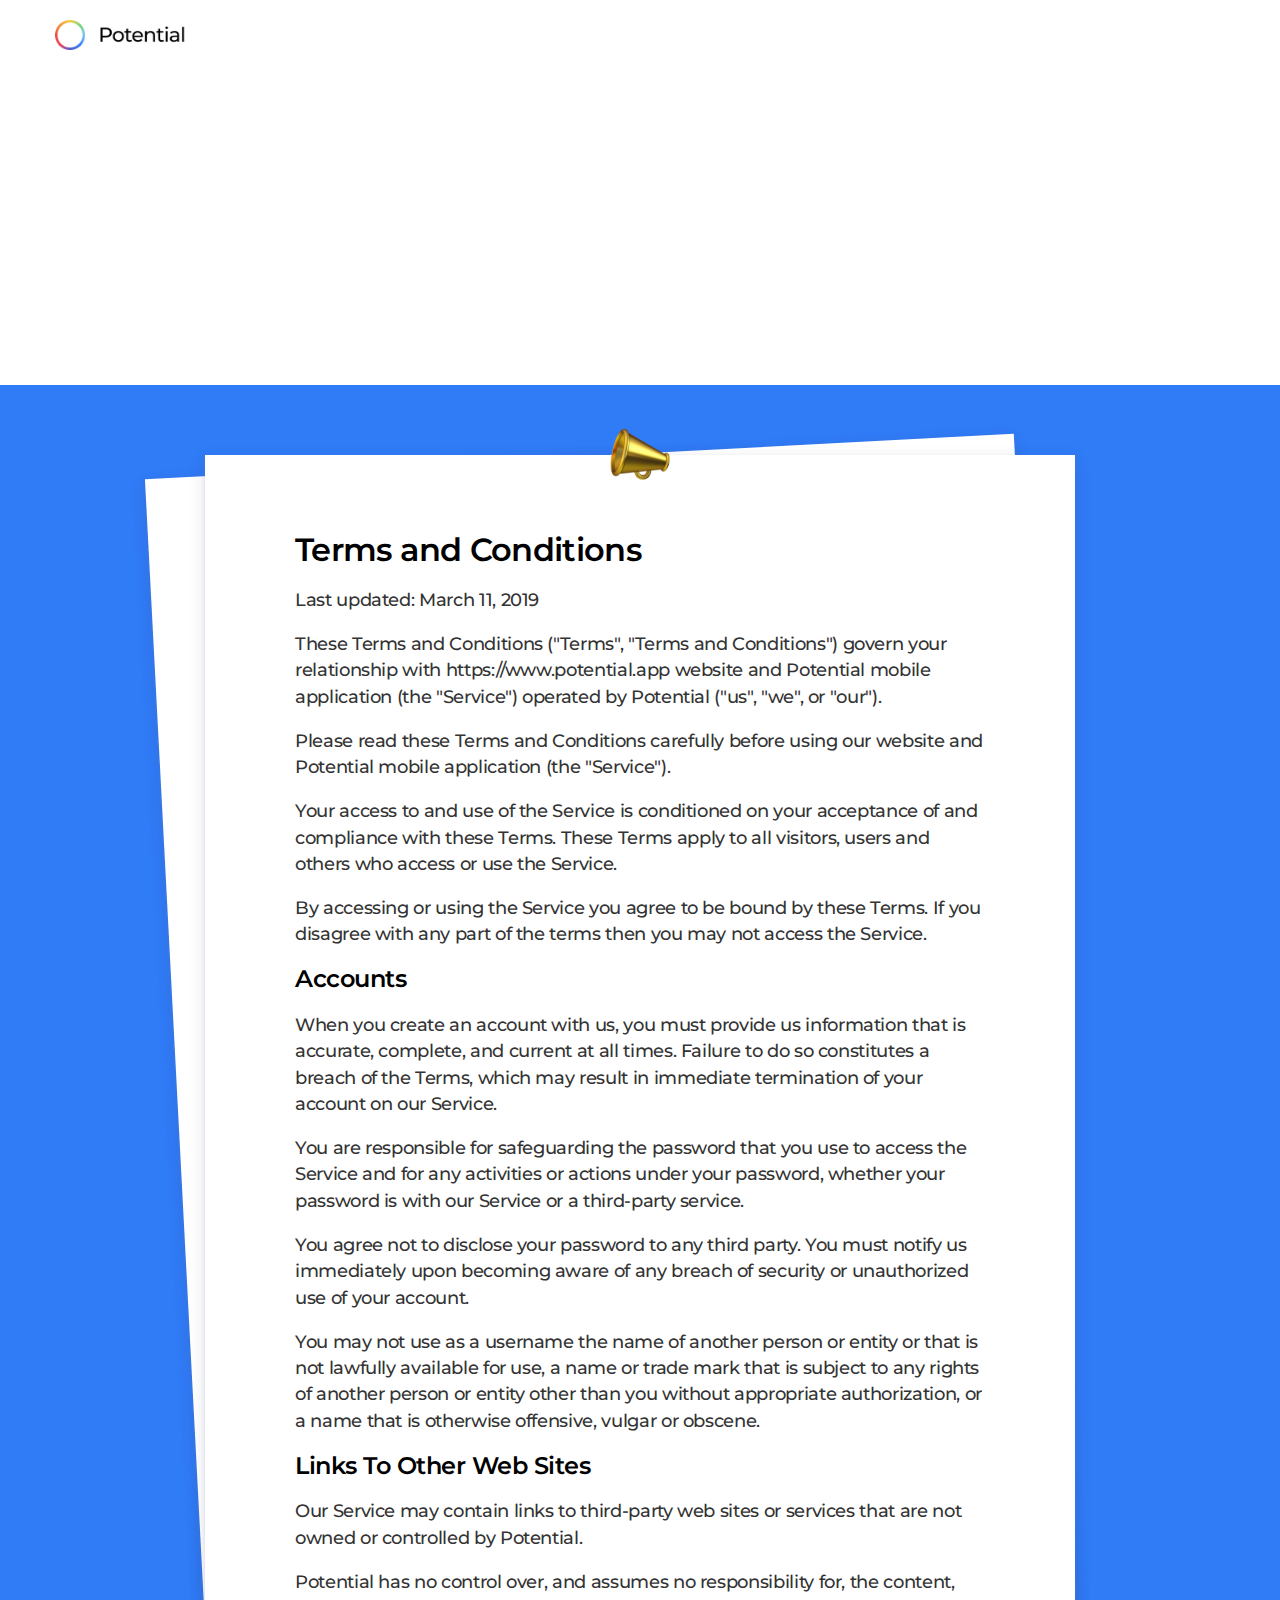
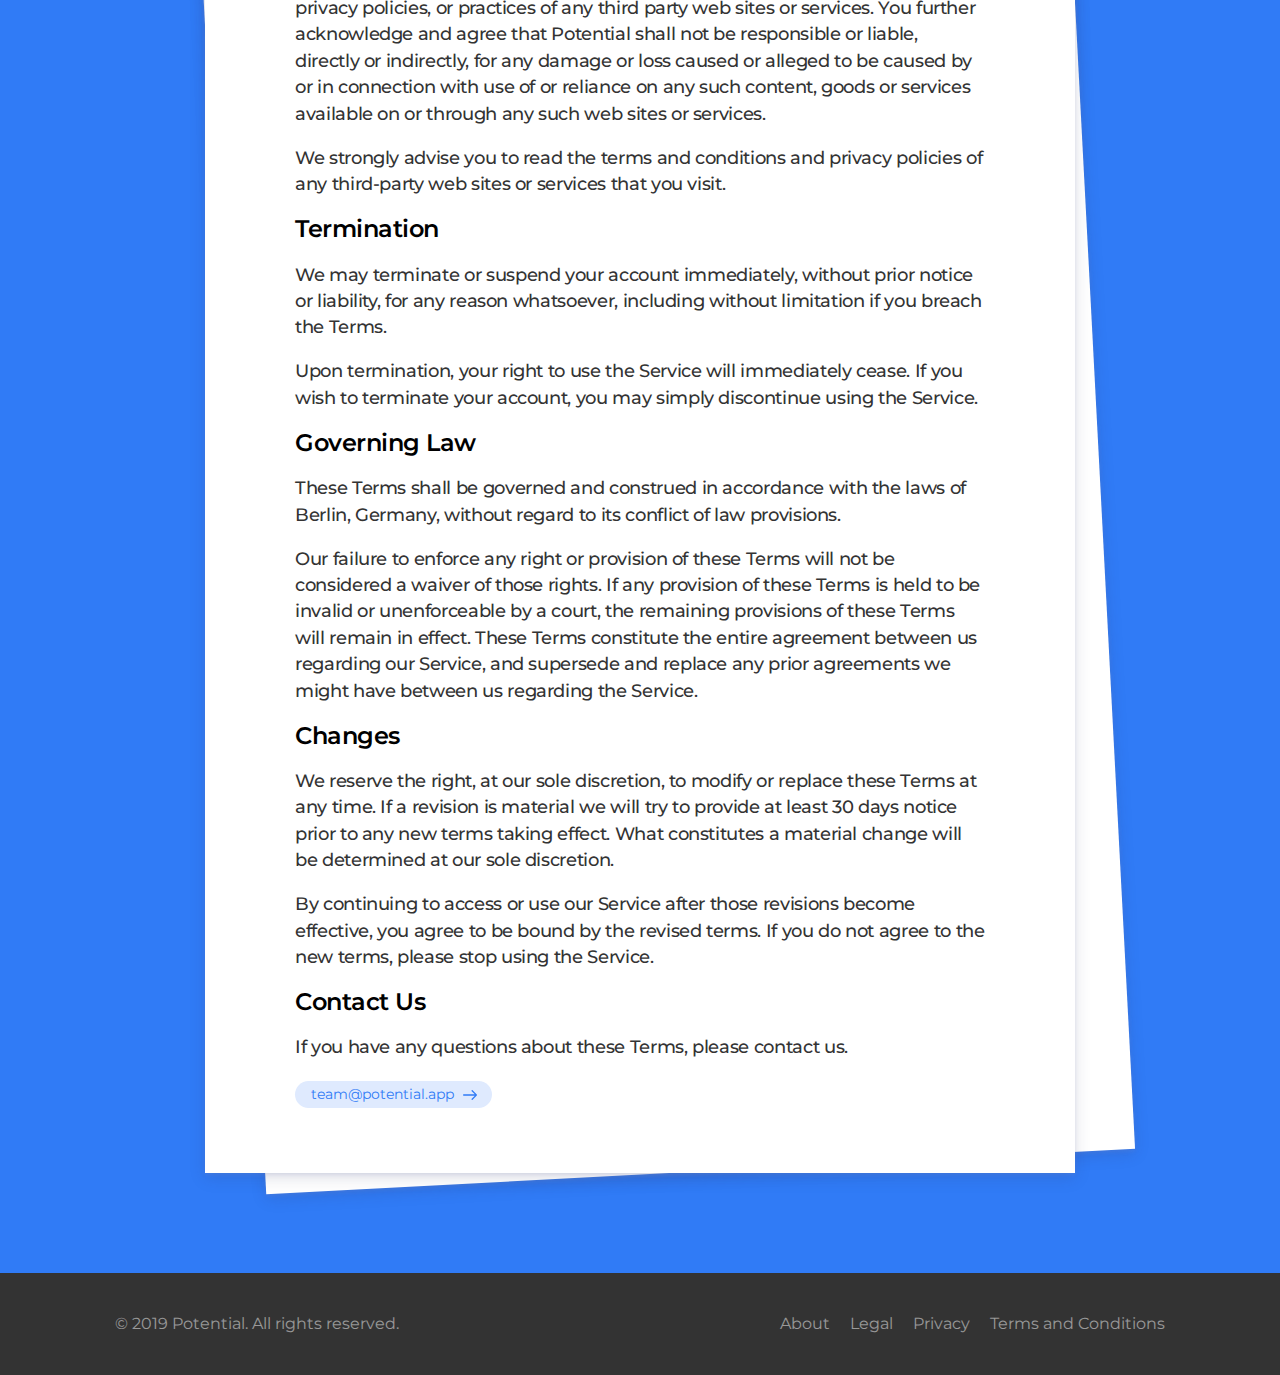
<file: terms.html>
<!DOCTYPE html>
<html>
  <head>
        <!-- Global site tag (gtag.js) - Google Analytics -->
    <script async src="https://www.googletagmanager.com/gtag/js?id=UA-136040364-1"></script>
    <script>
      window.dataLayer = window.dataLayer || [];
      function gtag(){dataLayer.push(arguments);}
      gtag('js', new Date());

      gtag('config', 'UA-136040364-1');
    </script>
    <meta charset="utf-8">
    <meta name="viewport" content="width=device-width, initial-scale=1">
    <link rel="stylesheet" href="css/main.css">
    <script src="js/main.js" defer></script>
    <link href="https://fonts.googleapis.com/css?family=Montserrat:400,700" rel="stylesheet">
    <link rel="apple-touch-icon" sizes="180x180" href="img/favicon/apple-touch-icon.png">
    <link rel="icon" type="image/png" sizes="32x32" href="img/favicon/favicon-32x32.png">
    <link rel="icon" type="image/png" sizes="16x16" href="img/favicon/favicon-16x16.png">
    <link rel="manifest" href="img/favicon/site.webmanifest">
    <link rel="mask-icon" href="img/favicon/safari-pinned-tab.svg" color="#5bbad5">
    <meta name="msapplication-TileColor" content="#ffffff">
    <meta name="theme-color" content="#ffffff">
    <title>Potential</title>
  </head>
  <body>
    <header class="header-58 js-scroll-this-box">
      <!-- START OF: Nav 2 =====-->
      <nav class="nav-02">
        <div class="container container--large">
          <div class="nav-02__box">
            <div class="nav-02__logo"><a class="nav-02__link" href="index.html">
                <!--You can use image logo:--><img class="nav-02__logo_img" src="img/other/textlogo.png" alt="Logo"/>
                <!--Or uncomment this <span> to have a word-logo.-->
                <!--span.nav-02__logo_text.white-text
                | Unicorn-->

                </a></div>
            <div class="nav-02__links js-menu">
              <ul class="nav-02__list">
                
              </ul>
              <div class="nav-02__burger">
                <button class="burger burger--black js-open-menu" type="button">
                  <div class="burger__box">
                    <div class="burger__inner"></div>
                  </div>
                </button>
              </div>
            </div>
          </div>
        </div>
      </nav>
      <!-- ===== END OF: Nav -->
      <div class="container container--large header-58__container">
        <div class="header-58__left">
          <div class="header-58__left_content">
            <h1 class="heading heading--accent header-58__heading"></h1>
            <p class="header-58__text"></p>
            <div class="header-58__cta_box">

            </div>
          </div>
        </div>
      </div>
    </header>
    <!-- ===== END OF: Header 58-->
    <!-- START OF: 02 =====-->
    <div class="text--02">
      <div class="container container--mid">
        <div class="text--02__box">
          <div class="text--02__content_box text--02__content_box--bottom"></div>
          <div class="text--02__content_box text--02__content_box--top"><img class="text--02__img" src="img/emoji/cheering_megaphone.png"/>
            <h1>Terms and Conditions</h1>


            <p>Last updated: March 11, 2019</p>


            <p>These Terms and Conditions ("Terms", "Terms and Conditions") govern your relationship with https://www.potential.app website and Potential mobile application (the "Service") operated by Potential ("us", "we", or "our").</p>

            <p>Please read these Terms and Conditions carefully before using our website and Potential mobile application (the "Service").</p>

            <p>Your access to and use of the Service is conditioned on your acceptance of and compliance with these Terms. These Terms apply to all visitors, users and others who access or use the Service.</p>

            <p>By accessing or using the Service you agree to be bound by these Terms. If you disagree with any part of the terms then you may not access the Service.</p>








            <h2>Accounts</h2>

            <p>When you create an account with us, you must provide us information that is accurate, complete, and current at all times. Failure to do so constitutes a breach of the Terms, which may result in immediate termination of your account on our Service.</p>

            <p>You are responsible for safeguarding the password that you use to access the Service and for any activities or actions under your password, whether your password is with our Service or a third-party service.</p>

            <p>You agree not to disclose your password to any third party. You must notify us immediately upon becoming aware of any breach of security or unauthorized use of your account.</p>

            <p>You may not use as a username the name of another person or entity or that is not lawfully available for use, a name or trade mark that is subject to any rights of another person or entity other than you without appropriate authorization, or a name that is otherwise offensive, vulgar or obscene.</p>






            <h2>Links To Other Web Sites</h2>

            <p>Our Service may contain links to third-party web sites or services that are not owned or controlled by Potential.</p>

            <p>Potential has no control over, and assumes no responsibility for, the content, privacy policies, or practices of any third party web sites or services. You further acknowledge and agree that Potential shall not be responsible or liable, directly or indirectly, for any damage or loss caused or alleged to be caused by or in connection with use of or reliance on any such content, goods or services available on or through any such web sites or services.</p>

            <p>We strongly advise you to read the terms and conditions and privacy policies of any third-party web sites or services that you visit.</p>


            <h2>Termination</h2>

            <p>We may terminate or suspend your account immediately, without prior notice or liability, for any reason whatsoever, including without limitation if you breach the Terms.</p>

            <p>Upon termination, your right to use the Service will immediately cease. If you wish to terminate your account, you may simply discontinue using the Service.</p>




            <h2>Governing Law</h2>

            <p>These Terms shall be governed and construed in accordance with the laws of Berlin, Germany, without regard to its conflict of law provisions.</p>

            <p>Our failure to enforce any right or provision of these Terms will not be considered a waiver of those rights. If any provision of these Terms is held to be invalid or unenforceable by a court, the remaining provisions of these Terms will remain in effect. These Terms constitute the entire agreement between us regarding our Service, and supersede and replace any prior agreements we might have between us regarding the Service.</p>


            <h2>Changes</h2>

            <p>We reserve the right, at our sole discretion, to modify or replace these Terms at any time. If a revision is material we will try to provide at least 30 days notice prior to any new terms taking effect. What constitutes a material change will be determined at our sole discretion.</p>

            <p>By continuing to access or use our Service after those revisions become effective, you agree to be bound by the revised terms. If you do not agree to the new terms, please stop using the Service.</p>


            <h2>Contact Us</h2>

            <p>If you have any questions about these Terms, please contact us.</p>

            <div class="text--02__link_box"><a class="pill-link  pill-link--blue  pill-link--small " href="mailto:team@potential.app?Subject=Terms%20and%20Conditions" target="_top"><span class="pill-link__text">team@potential.app</span><span class="pill-link__icon"><span class="icon"><svg viewBox="0 0 13 10" xmlns="http://www.w3.org/2000/svg"><path d="M12.823 4.164L8.954.182a.592.592 0 0 0-.854 0 .635.635 0 0 0 0 .88l2.836 2.92H.604A.614.614 0 0 0 0 4.604c0 .344.27.622.604.622h10.332L8.1 8.146a.635.635 0 0 0 0 .88.594.594 0 0 0 .854 0l3.869-3.982a.635.635 0 0 0 0-.88z" fill-rule="nonzero" fill="#00396B"/></svg></span></span></a>
            </div>
          </div>
        </div>
      </div>
    </div>
    <!-- ===== END OF: 02-->
    <!-- START OF: Footer 02 =====-->
    <div class="footer-02">
      <div class="container">
        <div class="footer-02__wrapper">
          <div class="footer-02__text">

            &copy; 2019&nbsp;<a class="footer-02__link" href="index.html">Potential</a>.
            All rights reserved.
          </div>
          <div class="social-buttons">

            <div class="footer-02__text">
              <a class="footer-02__link" href="https://www.linkedin.com/in/welf/">About</a> &nbsp;&nbsp;&nbsp;
              <a class="footer-02__link" href="legal.html">Legal</a> &nbsp;&nbsp;&nbsp;
              <a class="footer-02__link" href="privacy.html">Privacy</a> &nbsp;&nbsp;&nbsp;
              <a class="footer-02__link" href="terms.html">Terms and Conditions</a>

            </div>
          </div>
        </div>
      </div>
    </div>
    <!-- ===== END OF: Footer 02-->
    <!-- This is the root element of the image gallery plugin - PhotoSwipe (https://github.com/dimsemenov/PhotoSwipe)-->
    <!-- Do not delete it.-->
    <!-- It's invisible to user.-->
    <div class="pswp" tabindex="-1" role="dialog" aria-hidden="true">
      <div class="pswp__bg"></div>
      <div class="pswp__scroll-wrap">
        <div class="pswp__container">
          <div class="pswp__item"></div>
          <div class="pswp__item"></div>
          <div class="pswp__item"></div>
        </div>
        <div class="pswp__ui pswp__ui--hidden">
          <div class="pswp__top-bar">
            <div class="pswp__counter"></div>
            <button class="pswp__button pswp__button--close" title="Close (Esc)"></button>
            <button class="pswp__button pswp__button--share" title="Share"></button>
            <button class="pswp__button pswp__button--fs" title="Toggle fullscreen"></button>
            <button class="pswp__button pswp__button--zoom" title="Zoom in/out"></button>
            <div class="pswp__preloader">
              <div class="pswp__preloader__icn">
                <div class="pswp__preloader__cut">
                  <div class="pswp__preloader__donut"></div>
                </div>
              </div>
            </div>
          </div>
          <div class="pswp__share-modal pswp__share-modal--hidden pswp__single-tap">
            <div class="pswp__share-tooltip"></div>
          </div>
          <button class="pswp__button pswp__button--arrow--left" title="Previous (arrow left)"></button>
          <button class="pswp__button pswp__button--arrow--right" title="Next (arrow right)"></button>
          <div class="pswp__caption">
            <div class="pswp__caption__center"></div>
          </div>
        </div>
      </div>
    </div>


  </body>
</html>
</file>
<file: css/main.css>
* {
  box-sizing: border-box;
  margin: 0;
  padding: 0; }

html {
  height: 100%;
  font-size: 16px;
  line-height: 1.15;
  -webkit-text-size-adjust: 100%;
  -ms-text-size-adjust: 100%;
  -ms-overflow-style: scrollbar; }

*::-moz-selection, *::-moz-selection {
  color: white;
  background-color: #307BF6; }

*::-moz-selection, *::selection {
  color: white;
  background-color: #307BF6; }

body {
  background-color: white;
  font-family: Montserrat;
  -webkit-font-smoothing: antialiased;
  color: #3d3d3d; }
  body.state-fixed-body {
    overflow: hidden; }

p {
  margin-bottom: 1em;
  margin-top: 1em;
  font-family: "Montserrat";
  line-height: 1.4;
  letter-spacing: -0.02em;
  font-weight: 500;
  color: #333;
  font-size: 1.1em;}

[tabindex="-1"]:focus {
  outline: 0 !important; }

hr {
  box-sizing: content-box;
  height: 0;
  overflow: visible; }

strong, b {
  font-weight: 600; }

input,
button,
select,
optgroup,
textarea {
  margin: 0;
  font-family: inherit;
  font-size: inherit;
  line-height: inherit; }

button,
input {
  border: none;
  background: none;
  overflow: visible; }

button {
  border-radius: 0; }

h1, h2, h3, h4, h5, h6 {
  margin-bottom: 0.5em;
  margin-top: 0.5em;
  line-height: 1.2;
  color: #000;
  font-weight: 600;
  letter-spacing: -0.02em;}

button:focus,
input:focus,
textarea:focus {
  outline: none; }

.container {
  margin-right: auto;
  margin-left: auto;
  padding: 0 15px;
  max-width: 1080px; }
  .container:after {
    content: " ";
    /* Older browser do not support empty content */
    visibility: hidden;
    display: block;
    height: 0;
    clear: both; }
  .container--xsmall {
    max-width: 400px; }
  .container--small {
    max-width: 550px; }
  .container--premid {
    max-width: 750px; }
  .container--mid {
    max-width: 900px; }
  .container--large {
    max-width: 1200px; }
  .container--xlarge {
    max-width: 1600px; }
  .container--max {
    max-width: 100%; }

header {
  position: relative;
  z-index: 50; }

a, .link, .links-02__link, .links-04__link, .links-05__link, .links-06__link {
  color: #307BF6;
  transition: color 0.2s ease; }

p a:hover, .link:hover, .links-02__link:hover, .links-04__link:hover, .links-05__link:hover, .links-06__link:hover {
  color: #041ddf; }

pre {
  line-height: 1.5; }

.heading, .text--04__big_text {
  font-size: 2em; }
  @media (max-width: 768px) {
    .heading, .text--04__big_text {
      font-size: 1.7em; } }
  @media (max-width: 500px) {
    .heading, .text--04__big_text {
      font-size: 1.5em; } }
  .heading--light {
    font-weight: 300; }
  .heading--big {
    font-size: 2.5em; }
    @media (max-width: 768px) {
      .heading--big {
        font-size: 2.2em; } }
    @media (max-width: 500px) {
      .heading--big {
        font-size: 1.8em; } }
  .heading--accent, .text--04__big_text {
    font-size: 2.5em; }
    .text--05__big_text {
      font-size: 2em; }
    @media (max-width: 768px) {
      .heading--accent, .text--04__big_text {
        font-size: 2.5em; } }
    @media (max-width: 500px) {
      .heading--accent, .text--04__big_text {
        font-size: 2em; } }

.heading__accent_word {
  position: relative; }
  .heading__accent_word:before {
    content: "";
    position: absolute;
    z-index: -1;
    left: -7px;
    right: -7px;
    bottom: -2px;
    top: -2px;
    transform: rotate(-1deg) scaleX(0);
    transition: transform 0.7s cubic-bezier(0.77, 0.31, 0, 0.975);
    transform-origin: left center; }
  .heading__accent_word.state-active:before {
    transform: rotate(-1deg) scaleX(1); }
  .heading__accent_word--white:before {
    background-color: rgba(255, 255, 255, 0.1); }
  .heading__accent_word--accent:before {
    background-color: rgba(77, 97, 252, 0.12); }

.heading__opaque_word {
  opacity: 0.5; }

.subheading {
  text-transform: uppercase;
  color: #307BF6;
  font-size: 12px;
  font-weight: 700;
  line-height: 1.4; }

.text, .pricing-04__item_text, .features-05__item_text {
  line-height: 1.4; }

.white-text, .text-white {
  color: white; }

.text-center, .center-text {
  text-align: center; }

.burger {
  display: inline-block;
  position: relative;
  opacity: 0.7;
  padding: 15px 15px;
  border-radius: 50%;
  font-size: 0;
  cursor: pointer;
  transition: opacity 0.25s ease; }
  .burger:active {
    background-color: rgba(255, 255, 255, 0.1); }
  .burger:before {
    content: "";
    position: absolute;
    z-index: 0;
    left: 0;
    right: 0;
    bottom: 0;
    top: 0;
    margin: auto;
    border-radius: 9999px;
    width: 40px;
    height: 40px;
    background-color: rgba(223, 234, 254, 0.2); }
  .burger--black:before {
    background-color: rgba(48, 48, 48, 0.08); }
  .burger:hover {
    opacity: 1; }

.burger__box {
  width: 12px;
  height: 14px;
  display: inline-block;
  position: relative; }

.burger__inner {
  display: block;
  top: 50%;
  margin-top: -1px;
  transition-duration: 0.075s;
  transition-timing-function: cubic-bezier(0.55, 0.055, 0.675, 0.19); }
  .burger__inner, .burger__inner::before, .burger__inner::after {
    width: 12px;
    height: 2px;
    background-color: white;
    border-radius: 4px;
    position: absolute;
    transition-property: transform;
    transition-duration: 0.15s;
    transition-timing-function: ease; }
    .burger--black .burger__inner, .burger--black .burger__inner::before, .burger--black .burger__inner::after {
      background-color: #303030; }
  .burger__inner::before, .burger__inner::after {
    content: "";
    display: block; }
  .burger__inner::before {
    top: -6px; }
  .burger__inner::after {
    bottom: -6px; }
  .burger__inner::before {
    transition: top 0.2s 0.12s ease, opacity 0.075s ease; }
  .burger__inner::after {
    transition: bottom 0.2s 0.12s ease, transform 0.08s cubic-bezier(0.55, 0.055, 0.675, 0.19); }
  .state-active-burger .burger__inner {
    transform: rotate(45deg);
    transition-delay: 0.12s;
    transition-timing-function: cubic-bezier(0.215, 0.61, 0.355, 1); }
    .state-active-burger .burger__inner::before {
      top: 0;
      opacity: 0;
      transition: top 0.08s ease, opacity 0.08s 0.12s ease; }
    .state-active-burger .burger__inner::after {
      bottom: 0;
      transform: rotate(-90deg);
      transition: bottom 0.08s ease, transform 0.08s 0.12s cubic-bezier(0.215, 0.61, 0.355, 1); }

.button {
  overflow: hidden;
  display: inline-block;
  position: relative;
  padding: 12px 20px 12px;
  min-width: 120px;
  border: 2px solid transparent;
  min-height: 44px;
  border-radius: 4px;
  box-shadow: 0 2px 4px 0 rgba(136, 144, 195, 0.2), 0 5px 15px 0 rgba(37, 44, 97, 0.15);
  font-size: 14px;
  font-weight: 700;
  -webkit-user-select: none;
  -moz-user-select: none;
  -ms-user-select: none;
  user-select: none;
  text-align: center;
  text-decoration: none;
  cursor: pointer;
  transition: color 0.2s ease, background-color 0.2s ease, border-color 0.2s ease, box-shadow 0.2s ease, transform 0.2s ease; }
  .button[disabled] {
    cursor: default; }
    .button[disabled]:hover, .button[disabled]:focus {
      transform: none; }
      .button[disabled]:hover .icon, .button[disabled]:focus .icon {
        transform: none; }
    .button[disabled]:active {
      transform: none;
      outline: none; }
  .button[disabled]:not(.state-show-success-tick):not(.state-show-spinner) {
    opacity: 0.4; }
  .button .icon {
    display: inline-block;
    vertical-align: middle;
    height: 1em;
    width: 1em;
    margin-left: 7px;
    transition: opacity 0.2s ease, transform 0.2s ease; }
  .button:hover, .button:focus {
    transform: translateY(-2px);
    box-shadow: 0 2px 8px 0 rgba(136, 144, 195, 0.22), 0 8px 15px 0 rgba(37, 44, 97, 0.17); }
    .button:hover .icon, .button:focus .icon {
      transform: translateX(3px); }
  .button:active {
    transform: translateY(-1px);
    box-shadow: 0 2px 4px 0 rgba(136, 144, 195, 0.2), 0 5px 15px 0 rgba(37, 44, 97, 0.15);
    outline: none; }
  .button--accent-outline {
    background-color: transparent;
    border-color: #307BF6;
    color: #307BF6; }
    .button--accent-outline .icon svg *,
    .button--accent-outline .button__system_icon svg * {
      fill: #307BF6; }
  .button--accent-bg {
    background-color: #307BF6;
    color: white; }
    .button--accent-bg .icon svg *,
    .button--accent-bg .button__system_icon svg * {
      fill: white; }
    .button--accent-bg:hover {
      background-color: #344bfc; }
  .button--black-outline {
    background-color: transparent;
    border-color: #303030;
    color: #303030; }
    .button--black-outline .icon svg *,
    .button--black-outline .button__system_icon svg * {
      fill: #303030; }
  .button--black-bg {
    background-color: #303030;
    color: white; }
    .button--black-bg .icon svg *,
    .button--black-bg .button__system_icon svg * {
      fill: white; }
    .button--black-bg:hover {
      background-color: black; }
  .button--midnight-outline {
    background-color: transparent;
    border-color: #00396B;
    color: #00396B; }
    .button--midnight-outline .icon svg *,
    .button--midnight-outline .button__system_icon svg * {
      fill: #00396B; }
  .button--midnight-bg {
    background-color: #00396B;
    color: white; }
    .button--midnight-bg .icon svg *,
    .button--midnight-bg .button__system_icon svg * {
      fill: white; }
    .button--midnight-bg:hover {
      background-color: #307BF6; }
  .button--acid-outline {
    background-color: transparent;
    border-color: #4ADDB4;
    color: #4ADDB4; }
    .button--acid-outline .icon svg *,
    .button--acid-outline .button__system_icon svg * {
      fill: #4ADDB4; }
  .button--acid-bg {
    background-color: #4ADDB4;
    color: white; }
    .button--acid-bg .icon svg *,
    .button--acid-bg .button__system_icon svg * {
      fill: white; }
    .button--acid-bg:hover {
      background-color: #35d9ab; }
  .button--emerald-outline {
    background-color: transparent;
    border-color: #4BCA81;
    color: #4BCA81; }
    .button--emerald-outline .icon svg *,
    .button--emerald-outline .button__system_icon svg * {
      fill: #4BCA81; }
  .button--emerald-bg {
    background-color: #4BCA81;
    color: white; }
    .button--emerald-bg .icon svg *,
    .button--emerald-bg .button__system_icon svg * {
      fill: white; }
    .button--emerald-bg:hover {
      background-color: #39c273; }
  .button--ruby-outline {
    background-color: transparent;
    border-color: #C23934;
    color: #C23934; }
    .button--ruby-outline .icon svg *,
    .button--ruby-outline .button__system_icon svg * {
      fill: #C23934; }
  .button--ruby-bg {
    background-color: #C23934;
    color: white; }
    .button--ruby-bg .icon svg *,
    .button--ruby-bg .button__system_icon svg * {
      fill: white; }
    .button--ruby-bg:hover {
      background-color: #ae332f; }
  .button--alt-accent-outline {
    background-color: transparent;
    border-color: #F90473;
    color: #F90473; }
    .button--alt-accent-outline .icon svg *,
    .button--alt-accent-outline .button__system_icon svg * {
      fill: #F90473; }
  .button--alt-accent-bg {
    background-color: #F90473;
    color: white; }
    .button--alt-accent-bg .icon svg *,
    .button--alt-accent-bg .button__system_icon svg * {
      fill: white; }
    .button--alt-accent-bg:hover {
      background-color: #e00467; }
  .button--white-outline {
    background-color: transparent;
    border-color: white;
    color: white; }
    .button--white-outline .icon svg *,
    .button--white-outline .button__system_icon svg * {
      fill: white; }
  .button--white-bg {
    background-color: #F6F6F6;
    color: #303030; }
    .button--white-bg .icon svg *,
    .button--white-bg .button__system_icon svg * {
      fill: #00396B; }
  .button--large {
    padding: 16px 30px;
    min-height: 52px; }
  .button--small {
    padding: 6px 10px;
    min-height: 32px; }
  .button--empty {
    min-width: auto;
    background-color: transparent;
    border-color: transparent;
    box-shadow: none; }
    .button--empty:hover {
      box-shadow: none;
      background-color: rgba(233, 241, 255, 0.7); }
    .button--empty.button--white-outline:hover {
      background-color: rgba(255, 255, 255, 0.1); }
  .button.state-show-success-tick {
    border-color: #4BCA81; }
  .button--vendor-logo {
    padding-left: 65px; }

button.button {
  padding-top: 11px;
  padding-bottom: 11px; }

.button__system_icon,
.button__chrome_icon {
  position: absolute;
  top: 50%;
  left: 15px;
  transform: translateY(-50%);
  height: 16px;
  width: 16px; }
  .button__system_icon svg,
  .button__chrome_icon svg {
    height: 100%; }
  .button__system_icon:after,
  .button__chrome_icon:after {
    content: "";
    width: 1px;
    position: absolute;
    right: -15px;
    top: 0;
    bottom: 0;
    background-color: rgba(70, 70, 70, 0.12);
    transform: scaleY(20); }
    .button--black-bg .button__system_icon:after,
    .button--midnight-bg .button__system_icon:after, .button--black-bg
    .button__chrome_icon:after,
    .button--midnight-bg
    .button__chrome_icon:after {
      background-color: rgba(255, 255, 255, 0.12); }

.button__text {
  vertical-align: middle;
  transition: opacity 0.2s ease, transform 0.2s ease; }
  .state-show-spinner .button__text {
    opacity: 0;
    transform: translateX(10px); }

.state-show-spinner.button .icon {
  opacity: 0;
  transform: translateX(10px); }

.button .spinner {
  position: absolute;
  opacity: 0;
  left: 0;
  right: 0;
  bottom: 0;
  top: 0;
  margin: auto; }

.state-show-spinner.button .spinner {
  opacity: 1; }

.button__submit_success {
  position: absolute;
  z-index: 10;
  left: 0;
  right: 0;
  bottom: 0;
  top: 0;
  margin: auto; }

.button__success_circle {
  position: absolute;
  left: 0;
  right: 0;
  bottom: 0;
  top: 0;
  margin: auto;
  width: 20px;
  height: 20px;
  border-radius: 50%;
  transform: scale(0);
  opacity: 0;
  background-color: #4BCA81;
  transition: transform 0.5s ease-out, opacity 0.5s ease; }
  .state-show-success-tick .button__success_circle {
    opacity: 1;
    transform: scale(10);
    transition: transform 0.5s ease-out; }

.button__success_tick {
  position: absolute;
  left: 0;
  right: 0;
  bottom: 0;
  top: 0;
  z-index: 10;
  margin: auto; }

.button__success_tick_path {
  stroke-dasharray: 20;
  stroke-dashoffset: 20; }
  .state-show-success-tick .button__success_tick_path {
    transition: stroke-dashoffset 0.5s 0.2s ease;
    stroke-dashoffset: 0; }

.text-input {
  width: 100%;
  border-radius: 4px;
  padding: 0 20px;
  height: 44px;
  background-color: rgba(246, 246, 246, 0.3);
  border: 2px solid #D8DDE6;
  font-size: 14px;
  transition: border-color 0.2s ease, background-color 0.2s ease; }
  .text-input::-webkit-input-placeholder {
    opacity: 0.5;
    font-size: inherit;
    color: inherit;
    transition: opacity 0.2s ease, transform 0.2s ease; }
  .text-input:-moz-placeholder {
    opacity: 0.5;
    font-size: inherit;
    color: inherit;
    transition: opacity 0.2s ease, transform 0.2s ease; }
  .text-input::-moz-placeholder {
    opacity: 0.5;
    font-size: inherit;
    color: inherit;
    transition: opacity 0.2s ease, transform 0.2s ease; }
  .text-input:-ms-input-placeholder {
    opacity: 0.5;
    font-size: inherit;
    color: inherit;
    transition: opacity 0.2s ease, transform 0.2s ease; }
  .text-input:hover {
    border-color: #a3afc4; }
  .text-input:focus {
    border-color: #307BF6;
    background-color: rgba(246, 246, 246, 0.2); }
    .text-input:focus::-webkit-input-placeholder {
      opacity: 0;
      transform: translateX(10px); }
    .text-input:focus:-moz-placeholder {
      opacity: 0;
      transform: translateX(10px); }
    .text-input:focus::-moz-placeholder {
      opacity: 0;
      transform: translateX(10px); }
    .text-input:focus:-ms-input-placeholder {
      opacity: 0;
      transform: translateX(10px); }
  .text-input--white {
    color: white; }
  .text-input--black {
    background-color: rgba(0, 57, 107, 0.4);
    box-shadow: inset 0 2px 8px 0 rgba(0, 0, 0, 0.05);
    border-radius: 4px;
    border-color: rgba(0, 57, 107, 0.15);
    color: white; }
    .text-input--black::-webkit-input-placeholder {
      opacity: 0.7;
      color: white; }
    .text-input--black:-moz-placeholder {
      opacity: 0.7;
      color: white; }
    .text-input--black::-moz-placeholder {
      opacity: 0.7;
      color: white; }
    .text-input--black:-ms-input-placeholder {
      opacity: 0.7;
      color: white; }
  .text-input--black:focus {
    border-color: white; }

.store-button {
  display: inline-block;
  border-radius: 4px;
  height: 44px;
  width: 130px;
  background-color: black;
  text-align: center;
  transition: background-color 0.2s ease, transform 0.2s ease, -webkit-filter 0.2s ease, border-color 0.2s ease, background-color 0.2s ease, transform 0.2s ease, filter 0.2s ease, border-color 0.2s ease; }
  .store-button:hover {
    background-color: #307BF6;
    transform: translateY(-2px); }
  .store-button--white {
    border: 1px solid white; }
    .store-button--white:hover {
      border-color: #307BF6; }
  @media (max-width: 500px) {
    .store-button {
      width: 120px; } }

.store-button__img {
  height: 100%; }
  .store-button__img svg {
    height: 100%;
    vertical-align: middle; }

.pill-link {
  display: inline-flex;
  align-items: center;
  border-radius: 9999px;
  padding: 5px 15px 5px 6px;
  text-decoration: none;
  transition: background-color 0.2s ease; }
  .pill-link--blue {
    background-color: #DFEAFE;
    color: #307BF6; }
    .pill-link--blue:hover {
      background-color: #cbddfd;
      color: #307BF6; }
  .pill-link--black {
    background-color: rgba(48, 48, 48, 0.12);
    color: white; }
    .pill-link--black:hover {
      background-color: rgba(48, 48, 48, 0.2);
      color: white; }
  .pill-link--green {
    background-color: rgba(75, 202, 129, 0.12);
    color: #4BCA81; }
    .pill-link--green:hover {
      background-color: rgba(75, 202, 129, 0.185);
      color: #4BCA81; }
  .pill-link--small {
    min-height: 25px;
    font-size: 14px;
    border-radius: 25px; }

.pill-link__pill {
  height: 24px;
  line-height: 24px;
  border-radius: 24px;
  padding: 0 7px;
  background-color: #307BF6;
  color: #fff;
  font-size: 10px;
  font-weight: 700;
  text-transform: uppercase;
  letter-spacing: 0.04em; }
  .pill-link--small .pill-link__pill {
    height: 15px;
    line-height: 16px;
    padding: 0 7px;
    border-radius: 15px;
    font-size: 9px; }
  .pill-link--green .pill-link__pill {
    background-color: #4BCA81; }

.pill-link__text {
  margin-left: 10px;
  margin-bottom: 1px; }

.pill-link__icon {
  margin-left: 9px;
  height: 1em;
  width: 1em;
  transform-origin: right center;
  transition: transform 0.2s ease; }
  .pill-link:hover .pill-link__icon {
    transform: translateX(3px); }
  .pill-link__icon svg * {
    fill: #307BF6; }
  .pill-link--black .pill-link__icon svg * {
    fill: white; }
  .pill-link--green .pill-link__icon svg * {
    fill: #4BCA81; }

.tag {
  display: inline-block;
  padding: 4px 12px;
  border-radius: 99px;
  font-weight: 700;
  font-size: 10px;
  letter-spacing: 0.03em;
  background-color: #307BF6;
  color: white;
  text-transform: uppercase; }
  .tag--blue {
    background-color: rgba(77, 97, 252, 0.2);
    color: #307BF6; }
  .tag--magenta {
    background-color: rgba(249, 4, 115, 0.2);
    color: #F90473; }
  .tag--black {
    background-color: #303030; }
  .tag--green {
    background-color: rgba(75, 202, 129, 0.2);
    color: #4BCA81; }
  .tag--acid {
    background-color: rgba(74, 221, 180, 0.2);
    color: #4ADDB4; }
  .tag--night {
    background-color: #00396B; }
  .tag--yellow {
    background-color: #ffeb3b;
    color: #303030; }

.tab {
  display: inline-block;
  margin: 0 1px;
  margin-bottom: 5px; }

.tab__button {
  display: inline-block;
  padding: 7px 10px;
  border-radius: 4px;
  cursor: pointer;
  transition: background-color 0.2s ease, color 0.2s ease;
  font-weight: 700; }
  .tab__button:hover, .tab__button:focus {
    background-color: #e8ebf0; }
  .tab__button.state-active-tab, .tab__button.state-active-tab:hover, .tab__button--active:focus {
    background-color: #DFEAFE;
    color: #307BF6;
    cursor: default; }

.link_badge {
  position: absolute;
  right: -6px;
  top: 50%;
  padding: 2px 4px;
  border-radius: 3px;
  transform: translateX(100%) translateY(-50%);
  background-color: #4ADDB4;
  font-weight: 700;
  text-transform: uppercase;
  color: white;
  font-size: 10px; }
  .link_badge--blue {
    background-color: #307BF6; }
  .link_badge--magenta {
    background-color: #F90473; }
  .link_badge--black {
    background-color: #303030; }
  .link_badge--green {
    background-color: #4BCA81; }
  .link_badge--acid {
    background-color: #4ADDB4; }
  .link_badge--night {
    background-color: #00396B; }
  .link_badge--yellow {
    background-color: #ffeb3b;
    color: #303030; }

.circle-button {
  display: inline-flex;
  align-content: center;
  justify-content: center;
  position: relative;
  border-radius: 99px;
  height: 60px;
  width: 60px;
  cursor: pointer;
  transition: background-color 0.2s ease, border-color 0.2s ease, box-shadow 0.2s ease, transform 0.2s ease; }
  .circle-button--play .icon {
    position: relative;
    left: 3px; }
  .circle-button:hover {
    transform: translateY(-2px); }
  .circle-button .icon {
    width: 22px;
    height: 22px;
    display: flex;
    justify-content: center;
    align-items: center; }
    .circle-button .icon svg {
      width: 100%;
      height: 100%; }
      .circle-button .icon svg * {
        transition: fill 0.2s ease; }
  .circle-button--blue-bg {
    background-color: #307BF6;
    box-shadow: 0 10px 16px 0 rgba(0, 0, 0, 0.17);
    color: white; }
    .circle-button--blue-bg svg * {
      fill: white; }
    .circle-button--blue-bg:hover {
      box-shadow: 0 12px 20px 0 rgba(0, 0, 0, 0.2); }
    .circle-button--blue-bg .circle-button__hover_bg {
      background-color: #307BF6; }
  .circle-button--transparent {
    background-color: transparent; }
    .circle-button--transparent .circle-button__hover_bg {
      background-color: white; }
    .circle-button--transparent svg * {
      fill: white; }
  .circle-button--light-blue-bg {
    background-color: #DFEAFE; }
    .circle-button--light-blue-bg:hover {
      background-color: #307BF6;
      box-shadow: 0 10px 16px 0 rgba(0, 0, 0, 0.17); }
      .circle-button--light-blue-bg:hover svg * {
        fill: white; }
    .circle-button--light-blue-bg svg * {
      fill: #307BF6; }

.emoji {
  position: relative;
  vertical-align: middle;
  bottom: 1px;
  max-height: 1em; }
  .emoji--large {
    height: 55px;
    max-height: 100%; }

.heading .emoji, .text--04__big_text .emoji {
  margin-left: 0.3em;
  margin-right: 0.3em; }

.pointed-badge {
  display: inline-block;
  position: relative;
  height: 22px;
  line-height: 22px;
  font-weight: 700;
  font-size: 12px;
  color: white; }
  .pointed-badge:before {
    position: absolute;
    content: "";
    width: 0;
    height: 0;
    border-style: solid;
    border-color: transparent transparent transparent transparent; }
  .pointed-badge--left {
    padding: 0 10px 0 3px;
    border-radius: 0 99px 99px 0; }
  .pointed-badge--right {
    padding: 0 3px 0 10px;
    border-radius: 99px 0 0 99px; }
  .pointed-badge--left:before {
    left: 0;
    transform: translateX(-100%);
    border-width: 11px 12px 11px 0; }
  .pointed-badge--right:before {
    right: 0;
    transform: translateX(100%);
    border-width: 11px 0 11px 12px; }
  .pointed-badge--blue-bg {
    background-color: #307BF6; }
    .pointed-badge--blue-bg.pointed-badge--left:before {
      border-right-color: #307BF6; }
    .pointed-badge--blue-bg.pointed-badge--right:before {
      border-left-color: #307BF6; }
  .pointed-badge--green-bg {
    background-color: #4BCA81; }
    .pointed-badge--green-bg.pointed-badge--left:before {
      border-right-color: #4BCA81; }
    .pointed-badge--green-bg.pointed-badge--right:before {
      border-left-color: #4BCA81; }
  .pointed-badge--magenta-bg {
    background-color: #F90473; }
    .pointed-badge--magenta-bg.pointed-badge--left:before {
      border-right-color: #F90473; }
    .pointed-badge--magenta-bg.pointed-badge--right:before {
      border-left-color: #F90473; }
  .pointed-badge--acid-bg {
    background-color: #4ADDB4; }
    .pointed-badge--acid-bg.pointed-badge--left:before {
      border-right-color: #4ADDB4; }
    .pointed-badge--acid-bg.pointed-badge--right:before {
      border-left-color: #4ADDB4; }

.pointed-badge__text {
  margin-right: 5px; }

.profile-picture {
  display: inline-block;
  border-radius: 50%;
  height: 50px;
  width: 50px;
  box-shadow: 0 5px 15px rgba(34, 40, 89, 0.2); }
  .profile-picture--large {
    height: 100px;
    width: 100px; }
  .profile-picture--small {
    height: 30px;
    width: 30px; }

.radio {
  display: inline-block;
  position: relative; }

.radio__input {
  position: absolute;
  z-index: 100;
  opacity: 0;
  height: 14px;
  width: 14px;
  cursor: pointer; }

.radio__input:checked ~ .radio__check:before {
  transform: none;
  opacity: 1; }

.radio__input:checked ~ .radio__check:after {
  background-color: #4BCA81;
  transform: scale(1.2); }

.radio:hover .radio__input:not(:disabled) ~ .radio__check {
  background-color: #b9c2d2; }

.radio__input:disabled ~ .radio__check,
.radio__input:disabled ~ .radio__label {
  opacity: 0.6;
  cursor: default; }

.radio__input:focus ~ .radio__check,
.radio__input:active ~ .radio__check {
  background-color: #9aa7be; }

.radio__label {
  vertical-align: middle;
  cursor: pointer; }

.radio__check {
  position: relative;
  display: inline-block;
  vertical-align: middle;
  margin-right: 7px;
  height: 14px;
  width: 14px;
  background-color: #D8DDE6;
  border-radius: 50%;
  cursor: pointer;
  transition: background-color 0.2s ease; }
  .radio__check:after {
    content: "";
    position: absolute;
    left: 0;
    right: 0;
    bottom: 0;
    top: 0;
    height: 10px;
    width: 10px;
    margin: auto;
    border-radius: 50%;
    background-color: white;
    transition: opacity 0.2s ease, transform 0.2s ease, background-color 0.2s ease; }
  .radio__check:before {
    content: "";
    position: absolute;
    z-index: 10;
    left: 0;
    right: 0;
    bottom: 0;
    top: 0;
    margin: auto;
    border-radius: 50%;
    background-color: #307BF6;
    opacity: 0;
    transform: scale(0);
    transition: opacity 0.2s 0.05s ease, transform 0.2s 0.05s ease; }

.radio__dot {
  position: absolute;
  z-index: 50;
  left: 0;
  right: 0;
  bottom: 0;
  top: 0;
  margin: auto;
  height: 4px;
  width: 4px;
  border-radius: 50%;
  background-color: white; }

.checkbox {
  display: inline-block;
  position: relative;
  width: 16px;
  height: 16px; }

.checkbox__input {
  position: absolute;
  z-index: 100;
  opacity: 0;
  height: 16px;
  width: 16px;
  left: 0;
  top: 0;
  cursor: pointer; }

.checkbox__input:checked:hover ~ .checkbox__check:before {
  background-color: #344bfc; }

.checkbox__input:checked ~ .checkbox__check:before {
  transform: none;
  opacity: 1; }

.checkbox__input:checked ~ .checkbox__check:after {
  background-color: #4BCA81;
  transform: scale(1.2); }

.checkbox__input:disabled ~ .checkbox__check,
.checkbox__input:disabled ~ .checkbox__label {
  opacity: 0.6;
  cursor: default; }

.checkbox:hover .checkbox__input:not(:disabled) ~ .checkbox__check {
  background-color: #b9c2d2; }

.checkbox__input:focus ~ .checkbox__check,
.checkbox__input:active ~ .checkbox__check {
  background-color: #9aa7be; }

.checkbox__label {
  vertical-align: middle;
  cursor: pointer; }

.checkbox__check {
  position: absolute;
  display: inline-block;
  vertical-align: middle;
  left: 0;
  top: 0;
  border-radius: 2px;
  overflow: hidden;
  height: 16px;
  width: 16px;
  background-color: #D8DDE6;
  cursor: pointer;
  transition: background-color 0.2s ease; }
  .checkbox__check:after {
    content: "";
    position: absolute;
    left: 0;
    right: 0;
    bottom: 0;
    top: 0;
    height: 12px;
    width: 12px;
    margin: auto;
    background-color: white;
    transition: opacity 0.2s ease, transform 0.2s ease, background-color 0.2s ease; }
  .checkbox__check:before {
    content: "";
    position: absolute;
    z-index: 10;
    left: 0;
    right: 0;
    bottom: 0;
    top: 0;
    margin: auto;
    background-color: #307BF6;
    opacity: 0;
    transform: scale(0);
    transition: opacity 0.2s 0.05s ease, transform 0.2s 0.05s ease; }

.checkbox__icon {
  position: absolute;
  z-index: 50;
  left: 0;
  right: 0;
  bottom: 0;
  top: 0;
  margin: auto;
  height: 8px;
  width: 8px; }

.mockup__case {
  display: inline-block;
  position: relative; }
  .mockup--black .mockup__case {
    background-color: #303030; }
  .mockup--white .mockup__case {
    background-color: white; }
  .mockup--iphone .mockup__case,
  .mockup--ipad .mockup__case {
    box-shadow: 0px 5px 43px 0 rgba(0, 0, 0, 0.09); }
  .mockup--iphone.mockup--portrait .mockup__case {
    max-width: 286px;
    width: 100%;
    border-radius: 16%/7.62%; }
    .mockup--iphone.mockup--portrait .mockup__case .mockup__spacer {
      padding-top: 209.79021%; }
  .mockup--iphone.mockup--landscape .mockup__case {
    max-width: 600px;
    width: 100%;
    border-radius: 7.62%/16%; }
    .mockup--iphone.mockup--landscape .mockup__case .mockup__spacer {
      padding-top: 47.66667%; }
  .mockup--ipad.mockup--portrait .mockup__case {
    max-width: 600px;
    width: 100%;
    border-radius: 40px;
    border-radius: 7.5%/5%; }
    .mockup--ipad.mockup--portrait .mockup__case .mockup__spacer {
      padding-top: 150%; }
  .mockup--ipad.mockup--landscape .mockup__case {
    max-width: 900px;
    width: 100%;
    border-radius: 5%/7.5%; }
    .mockup--ipad.mockup--landscape .mockup__case .mockup__spacer {
      padding-top: 66.66667%; }
  .mockup--macbook .mockup__case {
    width: 73.3%;
    border-radius: 4.5%/6.39%;
    background-color: #FDFEFF;
    box-shadow: 0 0 0 1px rgba(52, 63, 75, 0.02), 0 10px 60px 0 rgba(52, 63, 75, 0.08), 0 10px 30px 0 rgba(52, 63, 75, 0.06); }
    .mockup--macbook .mockup__case .mockup__spacer {
      padding-top: 70.2%; }

.mockup__speaker {
  position: absolute; }
  .mockup--black .mockup__speaker {
    background-color: #2A2A2A;
    box-shadow: inset 0 26px 35px 0 rgba(0, 0, 0, 0.04); }
  .mockup--white .mockup__speaker {
    background-color: #FFFFFF;
    box-shadow: inset 0 3px 24px 0 rgba(0, 0, 0, 0.07); }
  .mockup--ipad .mockup__speaker {
    display: block;
    border-radius: 50%; }
    .mockup--ipad .mockup__speaker:before {
      content: "";
      display: block;
      padding-bottom: 100%; }
  .mockup--iphone .mockup__speaker {
    border-radius: 8px; }
  .mockup--iphone.mockup--portrait .mockup__speaker {
    left: 0;
    right: 0;
    top: 5.9%;
    margin: auto;
    width: 15%;
    height: 1.3%; }
  .mockup--iphone.mockup--landscape .mockup__speaker {
    height: 15%;
    width: 1.3%;
    left: 5.7%;
    top: 50%;
    transform: translateY(-50%); }
  .mockup--ipad.mockup--portrait .mockup__speaker {
    left: 0;
    right: 0;
    top: 4.2%;
    margin: auto;
    width: 2.67%; }
  .mockup--ipad.mockup--landscape .mockup__speaker {
    left: 4.2%;
    top: 50%;
    transform: translateY(-50%);
    width: 1.91%; }

.mockup__screen {
  position: absolute;
  border-radius: 4px; }
  .mockup--white .mockup__screen {
    border: 2px solid #F6F6F6; }
  .mockup--black .mockup__screen {
    border: 2px solid #272727; }
  .mockup--iphone.mockup--portrait .mockup__screen {
    left: 0;
    right: 0;
    top: 12%;
    margin: auto;
    width: 85%; }
    .mockup--iphone.mockup--portrait .mockup__screen:before {
      content: "";
      display: block;
      padding-bottom: 182%; }
  .mockup--iphone.mockup--landscape .mockup__screen {
    left: 12%;
    top: 50%;
    transform: translateY(-50%);
    width: 73.4%; }
    .mockup--iphone.mockup--landscape .mockup__screen:before {
      content: "";
      display: block;
      padding-bottom: 56%; }
  .mockup--ipad.mockup--portrait .mockup__screen {
    left: 0;
    right: 0;
    top: 9.7%;
    margin: auto;
    width: 89.3%; }
    .mockup--ipad.mockup--portrait .mockup__screen:before {
      content: "";
      display: block;
      padding-bottom: 132.8%; }
  .mockup--ipad.mockup--landscape .mockup__screen {
    left: 9.7%;
    top: 50%;
    transform: translateY(-50%);
    width: 78.6%; }
    .mockup--ipad.mockup--landscape .mockup__screen:before {
      content: "";
      display: block;
      padding-bottom: 75.4%; }
  .mockup--macbook .mockup__screen {
    left: 0;
    right: 0;
    top: 7.4%;
    margin: auto;
    width: 92.5%; }
    .mockup--macbook .mockup__screen:before {
      content: "";
      display: block;
      padding-bottom: 62.3%; }
  @media (max-width: 500px) {
    .mockup__screen {
      border-radius: 2px;
      border-width: 1px; } }

.mockup__screenshot {
  position: absolute;
  left: 0;
  right: 0;
  bottom: 0;
  top: 0;
  background-size: cover;
  background-position: center top;
  background-repeat: no-repeat; }

.mockup__button {
  position: absolute;
  border-radius: 50%; }
  .mockup__button:before {
    content: "";
    display: block;
    padding-bottom: 100%; }
  .mockup--black .mockup__button {
    background-color: #2A2A2A;
    box-shadow: inset 0 26px 35px 0 rgba(0, 0, 0, 0.04); }
  .mockup--white .mockup__button {
    background-color: #FFFFFF;
    box-shadow: inset 0 26px 35px 0 rgba(0, 0, 0, 0.04); }
  .mockup--iphone.mockup--portrait .mockup__button {
    left: 0;
    right: 0;
    bottom: 3.9%;
    margin: auto;
    width: 15.4%; }
  .mockup--iphone.mockup--landscape .mockup__button {
    right: 3.9%;
    top: 50%;
    transform: translateY(-50%);
    width: 7.35%; }
  .mockup--ipad.mockup--portrait .mockup__button {
    left: 0;
    right: 0;
    bottom: 3.1%;
    margin: auto;
    width: 7.35%; }
  .mockup--ipad.mockup--landscape .mockup__button {
    right: 3.5%;
    top: 50%;
    transform: translateY(-50%);
    width: 4.9%; }

.mockup__container {
  position: relative;
  max-width: 1228px;
  text-align: center; }

.mockup__bottom {
  position: absolute;
  bottom: -23%;
  left: 0;
  right: 0;
  margin: auto;
  width: 100%; }

.spinner,
.spinner:after {
  border-radius: 50%;
  width: 15px;
  height: 15px; }

.spinner {
  position: relative;
  transform: translateZ(0);
  animation: spin 1.1s infinite linear;
  border-top: 2px solid rgba(255, 255, 255, 0.4);
  border-right: 2px solid rgba(255, 255, 255, 0.4);
  border-bottom: 2px solid rgba(255, 255, 255, 0.4);
  border-left: 2px solid #ffffff;
  font-size: 10px;
  text-indent: -9999px;
  transition: opacity 0.2s ease; }

@keyframes spin {
  0% {
    transform: rotate(0deg); }
  100% {
    transform: rotate(360deg); } }

.score {
  text-align: center; }

.score__stars {
  padding: 8px 0;
  margin: 15px 0 7px;
  background-color: #E9F1FF;
  border-radius: 4px; }

.score__star {
  display: inline-block;
  margin: 0 2px; }

.score__text {
  font-size: 12px;
  line-height: 1.4; }

.score__word {
  margin-right: 4px;
  color: #9aa7be; }

.score__value {
  color: #307BF6;
  font-weight: 700; }

.via-unicorn-platform {
  display: flex;
  justify-content: center;
  align-items: center;
  flex-wrap: wrap;
  padding: 7px 15px; }

.via-unicorn-platform__link {
  vertical-align: middle;
  text-decoration: none;
  font-size: 10px;
  color: inherit;
  letter-spacing: 0.02em; }
  .via-unicorn-platform__link:hover {
    color: #307BF6; }

.buttons-set__list {
  padding: 0;
  margin: 0;
  list-style: none;
  margin-left: -7px; }
  @media (max-width: 500px) {
    .buttons-set__list {
      margin-left: 0; } }

.buttons-set__item {
  display: inline-block;
  vertical-align: middle;
  margin-left: 7px;
  margin-right: 7px;
  padding-bottom: 14px;
  font-size: 0; }
  @media (max-width: 500px) {
    .buttons-set__item {
      width: 100%;
      margin-left: 0;
      margin-right: 0; }
      .buttons-set__item .button {
        width: 100%; } }

.buttons-set__info {
  opacity: 0.5;
  padding-left: 5px;
  font-size: 14px; }

.feature--white * {
  color: white;
  fill: white; }

.feature--center {
  text-align: center; }
  .feature--center .feature__icon {
    display: block;
    margin: auto auto 10px auto; }

.feature__title {
  margin-top: 0;
  margin-bottom: 15px; }

.feature__title_text {
  text-transform: uppercase;
  font-size: 12px; }

.feature__content {
  margin: auto; }

.feature__icon {
  vertical-align: middle;
  margin-right: 15px;
  max-height: 32px;
  max-width: 32px;
  width: 100%; }

.feature__link {
  position: relative;
  display: inline-block;
  margin-top: 15px;
  font-weight: 700;
  text-decoration: none; }
  .feature__link:hover .icon {
    transform: translateX(2px); }
    .feature__link:hover .icon * {
      fill: #F90473; }
  .feature__link .icon {
    display: inline-block;
    vertical-align: middle;
    margin-left: 7px;
    width: 1em;
    transition: transform 0.2s ease; }
    .feature__link .icon * {
      fill: #307BF6; }
  .feature__link--white * {
    color: white;
    transition: opacity 0.25s ease, transform 0.25s ease; }
    .feature__link--white *:hover {
      opacity: 0.8; }
  .feature__link--white .icon * {
    fill: white; }

.logos__list {
  padding: 0;
  margin: 0;
  list-style: none;
  display: flex;
  justify-content: space-between;
  align-items: center;
  flex-wrap: wrap; }

.logos__img {
  max-height: 50px; }

.form__inputs {
  display: flex;
  justify-content: space-between;
  align-items: stretch;
  flex-wrap: wrap; }
  @media (max-width: 400px) {
    .form__inputs {
      display: block; } }

.form__input {
  position: relative;
  flex: 1 1 auto;
  width: 1%; }
  @media (max-width: 400px) {
    .form__input {
      width: 100%; } }

.form__button {
  margin-left: 15px; }
  @media (max-width: 400px) {
    .form__button {
      margin-left: 0;
      margin-top: 15px;
      margin-bottom: 15px;
      text-align: center; }
      .form__button .button {
        width: 100%; } }
  .state-show-spinner .form__button .spinner {
    transform: translateY(-50%) translateX(0);
    opacity: 1; }

.form__messages {
  position: absolute;
  z-index: 100;
  width: 100%;
  margin-top: 10px; }

.form__message_opener {
  margin-top: 10px;
  text-align: center; }
  .form__message_opener--black .form__message_opener_box {
    opacity: 0.8;
    color: white;
    background-color: rgba(216, 221, 230, 0.05); }
    .form__message_opener--black .form__message_opener_box:hover {
      opacity: 1;
      background-color: rgba(216, 221, 230, 0.2); }

.form__message_opener_box {
  display: inline-block;
  padding: 5px 10px;
  cursor: pointer;
  border-radius: 4px;
  background-color: #F6F6F6;
  color: #307BF6;
  transition: background-color 0.2s ease, opacity 0.2s ease; }
  .form__message_opener_box .emoji {
    margin-left: 0.3em; }
  .form__message_opener_box:hover {
    background-color: #E9F1FF; }

.message {
  overflow: hidden;
  border-radius: 4px;
  box-shadow: 0 2px 4px 0 rgba(136, 144, 195, 0.2), 0 5px 15px 0 rgba(37, 44, 97, 0.15);
  background-color: white;
  opacity: 0;
  transform: translateY(10px) scale(0.99);
  transform-origin: center;
  transition: opacity 0.2s ease, transform 0.2s ease;
  visibility: hidden;
  height: 0; }
  .message.state-visible {
    opacity: 1;
    transform: none; }
  .message.state-visible {
    visibility: visible;
    height: auto; }

.message__box {
  border-bottom: 2px solid transparent; }
  .message--engaging .message__box {
    border-color: #307BF6; }
    .message--engaging .message__box .message__bubble_text--out {
      color: white;
      background-color: #307BF6; }
  .message--success .message__box {
    border-color: #4BCA81; }
    .message--success .message__box .message__bubble_text--out {
      color: white;
      background-color: #4BCA81; }
  .message--error .message__box {
    border-color: #C23934; }
    .message--error .message__box .message__bubble_text--out {
      color: white;
      background-color: #C23934; }

.message__close {
  display: block;
  width: 100%;
  cursor: pointer;
  text-align: center;
  transition: background-color 0.2s ease; }
  .message__close:hover {
    background-color: #E9F1FF; }

.message__close_icon {
  display: inline-block;
  padding: 10px 0 7px; }

.message__body {
  padding: 20px 20px 30px;
  margin-left: auto;
  margin-right: auto;
  max-width: 500px; }

.message__in {
  text-align: left; }

.message__out {
  display: flex;
  justify-content: flex-end;
  margin-top: 20px; }

.message__out_box {
  display: flex;
  flex-direction: column;
  align-items: flex-end; }

.message__bubble {
  overflow: auto;
  margin-bottom: 7px;
  font-size: 14px; }
  .message__bubble:last-child {
    margin-bottom: 0; }

.message__bubble_text {
  display: inline-block;
  border-radius: 30px;
  padding: 10px 20px;
  background-color: #F6F6F6;
  line-height: 1.4; }
  .message__bubble_text .emoji {
    margin-left: 0.3em;
    margin-right: 0.3em; }

.message__in .message__bubble {
  opacity: 0;
  transform: scale(0.95) translateY(5px);
  transition: opacity 0.4s ease, transform 0.4s ease; }
  .state-visible .message__in .message__bubble {
    opacity: 1;
    transform: none; }
  .state-visible .message__in .message__bubble:nth-child(1) {
    transition-delay: 150ms; }
  .state-visible .message__in .message__bubble:nth-child(2) {
    transition-delay: 800ms; }
  .state-visible .message__in .message__bubble:nth-child(3) {
    transition-delay: 1450ms; }
  .state-visible .message__in .message__bubble:nth-child(4) {
    transition-delay: 2100ms; }
  .state-visible .message__in .message__bubble:nth-child(5) {
    transition-delay: 2750ms; }
  .state-visible .message__in .message__bubble:nth-child(6) {
    transition-delay: 3400ms; }
  .state-visible .message__in .message__bubble:nth-child(7) {
    transition-delay: 4050ms; }
  .state-visible .message__in .message__bubble:nth-child(8) {
    transition-delay: 4700ms; }
  .state-visible .message__in .message__bubble:nth-child(9) {
    transition-delay: 5350ms; }
  .state-visible .message__in .message__bubble:nth-child(10) {
    transition-delay: 6000ms; }

.message__out .message__bubble {
  opacity: 0;
  transform: scale(0.95) translateY(5px);
  transition: opacity 0.4s ease, transform 0.4s ease; }
  .state-reacted .message__out .message__bubble {
    opacity: 1;
    transform: none; }

.message__bubble_error {
  margin-top: 5px;
  color: #C23934;
  font-family: Courier, monospace; }

.message__bubble_link {
  color: #307BF6;
  text-decoration: underline; }
  .message__bubble_link:hover {
    color: #2a42fb; }

.message__reply_box {
  position: relative;
  border-top: 1px solid #D8DDE6; }

.message__reply_word {
  display: inline-block;
  position: absolute;
  z-index: 10;
  top: 0;
  left: 40px;
  transform: translateY(-50%);
  padding: 5px 10px;
  font-size: 12px;
  background-color: white;
  color: #D8DDE6; }

.message__options {
  display: flex;
  justify-content: center;
  position: relative;
  z-index: 50;
  padding: 20px 25px; }

.message__option {
  padding: 0 10px; }
  .message__option .button {
    min-width: auto; }

.message__option {
  opacity: 0.15;
  transform: translateY(10px);
  transition: opacity 0.4s ease-out, transform 0.4s ease-out; }
  .state-visible .message__option:nth-child(1) {
    transition-delay: 1400ms; }
  .state-visible .message__option:nth-child(2) {
    transition-delay: 1650ms; }
  .state-visible .message__option:nth-child(3) {
    transition-delay: 1900ms; }
  .state-visible .message__option:nth-child(4) {
    transition-delay: 2150ms; }
  .state-visible .message__option:nth-child(5) {
    transition-delay: 2400ms; }
  .state-visible .message__option:nth-child(6) {
    transition-delay: 2650ms; }
  .state-visible .message__option:nth-child(7) {
    transition-delay: 2900ms; }
  .state-visible .message__option:nth-child(8) {
    transition-delay: 3150ms; }
  .state-visible .message__option:nth-child(9) {
    transition-delay: 3400ms; }
  .state-visible .message__option:nth-child(10) {
    transition-delay: 3650ms; }
  .state-visible .message__option {
    opacity: 1;
    transform: none; }

.rich_download_app {
  padding: 0;
  margin: 0;
  list-style: none;
  display: flex;
  justify-content: flex-start; }
  .rich_download_app--center {
    justify-content: center; }
    .rich_download_app--center .rich_download_app__item {
      margin-right: 8px;
      margin-left: 8px; }

.rich_download_app__item {
  margin-right: 15px; }

.slider {
  position: relative; }

.slider__arrow {
  position: absolute;
  z-index: 10;
  top: 50%;
  transform: translateY(-50%); }
  .slider__arrow--prev {
    left: 0; }
  .slider__arrow--next {
    right: 0; }
  @media (max-width: 1275px) {
    .slider__arrow {
      display: none; } }

.slider__box {
  padding: 0;
  margin: 0;
  list-style: none; }

.slick-slide {
  outline: none; }

.slider__img {
  width: 100%; }

.slick-dots {
  padding: 0;
  margin: 0;
  list-style: none;
  position: absolute;
  bottom: -60px;
  left: 0;
  right: 0;
  margin: auto; }
  .slick-dots li {
    display: inline-block;
    margin: 0 6px; }
    .slick-dots li:hover:not(.slick-active) button {
      transform: translateY(-1px); }
    .slick-dots li.slick-active button {
      transform: translateY(-1px);
      background-color: #307BF6;
      box-shadow: 0 4px 7px 0 rgba(0, 0, 0, 0.18); }
  .slick-dots button {
    height: 20px;
    width: 20px;
    border-radius: 50%;
    background-color: #DFEAFE;
    font-size: 0;
    cursor: pointer;
    transition: background-color 0.2s ease, box-shadow 0.2s ease, transform 0.2s ease; }

.title-box {
  margin-bottom: 50px;
  max-width: 700px; }
  .title-box--center {
    margin-left: auto;
    margin-right: auto;
    text-align: center; }
    .title-box--center .title-box__text {
      margin-left: auto;
      margin-right: auto; }

.title-box__text {
  opacity: 0.9;
  max-width: 80%; }
  @media (max-width: 500px) {
    .title-box__text {
      max-width: 100%; } }

.social-buttons--left .social-buttons__list {
  justify-content: flex-start; }

.social-buttons--left .social-buttons__item {
  margin: 0 12px 12px 0; }

.social-buttons--right .social-buttons__list {
  justify-content: flex-end; }

.social-buttons--right .social-buttons__item {
  margin: 0 0 12px 12px; }

.social-buttons__list {
  padding: 0;
  margin: 0;
  list-style: none;
  display: flex;
  justify-content: center;
  align-items: center;
  flex-wrap: wrap; }

.social-buttons__item {
  margin: 0 6px 5px; }

.social-buttons__link {
  display: inline-block;
  text-decoration: none;
  transition: opacity 0.2s ease, transform 0.2s ease, box-shadow 0.2s ease; }
  .social-buttons__link--circle {
    display: inline-flex;
    justify-content: center;
    align-items: center;
    flex-wrap: wrap;
    border-radius: 50%;
    height: 30px;
    width: 30px;
    background-color: #00396B;
    box-shadow: 0 2px 4px 0 rgba(136, 144, 195, 0.2), 0 5px 15px 0 rgba(37, 44, 97, 0.15);
    cursor: pointer; }
    .social-buttons__link--circle:hover, .social-buttons__link--circle:focus {
      transform: translateY(-2px);
      box-shadow: 0 2px 8px 0 rgba(136, 144, 195, 0.22), 0 8px 15px 0 rgba(37, 44, 97, 0.17); }
    .social-buttons__link--circle .social-buttons__icon {
      opacity: 0.9;
      max-width: 12px;
      max-height: 12px; }

.social-buttons__icon {
  max-width: 18px;
  max-height: 18px; }

.nav-01 {
  position: absolute;
  z-index: 200;
  top: 0;
  right: 0;
  left: 0;
  padding: 30px 0; }
  @media (max-width: 1300px) {
    .nav-01 {
      padding: 20px 0; } }
  @media (max-width: 900px) {
    .nav-01 {
      position: fixed;
      padding: 10px 0;
      background-color: #303030; } }

.nav-01__box {
  display: flex;
  justify-content: space-between;
  align-items: center; }

.nav-01__logo {
  position: relative;
  z-index: 50; }

.nav-01__link {
  display: inline-block;
  text-decoration: none;
  transition: opacity 0.25s ease; }
  .nav-01__link:hover {
    opacity: 0.7; }

.nav-01__logo_img {
  vertical-align: middle;
  max-height: 30px;
  margin-right: 10px; }

.nav-01__logo_text {
  vertical-align: middle;
  font-weight: 700;
  letter-spacing: 0.01em;
  font-size: 16px; }

.nav-01__list {
  padding: 0;
  margin: 0;
  list-style: none; }
  @media (max-width: 900px) {
    .nav-01__list {
      opacity: 0;
      visibility: hidden;
      display: flex;
      justify-content: center;
      align-items: center;
      flex-wrap: wrap;
      flex-direction: column-reverse;
      position: fixed;
      left: 0;
      right: 0;
      bottom: 0;
      top: 0;
      margin: auto;
      background-color: #307BF6;
      transition: opacity 0.25s ease, transform 0.25s ease; }
      .state-opened-menu .nav-01__list {
        visibility: visible;
        opacity: 1; } }

.nav-01__item {
  display: inline-block;
  margin-right: 15px; }
  .nav-01__item:last-child {
    margin-right: 0; }
  @media (max-width: 900px) {
    .nav-01__item {
      transform: translateY(5px);
      opacity: 0;
      margin-right: 0;
      margin-bottom: 10px;
      text-align: center;
      transition: opacity 0.2s ease, transform 0.2s ease; }
      .nav-01__item:nth-child(1) {
        transition-delay: 140ms; }
      .nav-01__item:nth-child(2) {
        transition-delay: 210ms; }
      .nav-01__item:nth-child(3) {
        transition-delay: 280ms; }
      .nav-01__item:nth-child(4) {
        transition-delay: 350ms; }
      .nav-01__item:nth-child(5) {
        transition-delay: 420ms; }
      .nav-01__item:nth-child(6) {
        transition-delay: 490ms; }
      .nav-01__item:nth-child(7) {
        transition-delay: 560ms; }
      .nav-01__item:nth-child(8) {
        transition-delay: 630ms; }
      .nav-01__item:nth-child(9) {
        transition-delay: 700ms; }
      .nav-01__item:nth-child(10) {
        transition-delay: 770ms; }
      .state-opened-menu .nav-01__item {
        opacity: 1;
        transform: none; } }

@media (min-width: 901px) {
  .nav-01__burger {
    display: none; } }

.nav-02 {
  position: absolute;
  z-index: 200;
  top: 0;
  right: 0;
  left: 0;
  padding: 30px 0; }
  @media (max-width: 1300px) {
    .nav-02 {
      padding: 20px 0; } }
  @media (max-width: 1300px) {
    .nav-02 {
      padding: 20px 0; } }
  @media (max-width: 900px) {
    .nav-02 {
      position: fixed;
      padding: 10px 0;
      background-color: white;
      box-shadow: 0 7px 25px 0 rgba(37, 44, 97, 0.1); } }

.nav-02__box {
  display: flex;
  justify-content: space-between;
  align-items: center; }

.nav-02__logo {
  position: relative;
  z-index: 50; }

.nav-02__link {
  display: inline-block;
  text-decoration: none;
  transition: opacity 0.25s ease; }
  .nav-02__link:hover {
    opacity: 0.7; }

.nav-02__logo_img {
  vertical-align: middle;
  max-height: 30px;
  margin-right: 10px; }

.nav-02__logo_text {
  vertical-align: middle;
  font-weight: 700;
  letter-spacing: 0.01em;
  font-size: 16px; }

.nav-02__list {
  padding: 0;
  margin: 0;
  list-style: none; }
  @media (max-width: 900px) {
    .nav-02__list {
      opacity: 0;
      visibility: hidden;
      display: flex;
      justify-content: center;
      align-items: center;
      flex-wrap: wrap;
      flex-direction: column-reverse;
      position: fixed;
      left: 0;
      right: 0;
      bottom: 0;
      top: 0;
      margin: auto;
      background-color: white;
      transition: opacity 0.25s ease, transform 0.25s ease; }
      .state-opened-menu .nav-02__list {
        visibility: visible;
        opacity: 1; } }

.nav-02__item {
  display: inline-block;
  margin-right: 15px; }
  .nav-02__item:last-child {
    margin-right: 0; }
  @media (max-width: 900px) {
    .nav-02__item {
      transform: translateY(5px);
      opacity: 0;
      margin-right: 0;
      margin-bottom: 10px;
      text-align: center;
      transition: opacity 0.2s ease, transform 0.2s ease; }
      .nav-02__item:nth-child(1) {
        transition-delay: 140ms; }
      .nav-02__item:nth-child(2) {
        transition-delay: 210ms; }
      .nav-02__item:nth-child(3) {
        transition-delay: 280ms; }
      .nav-02__item:nth-child(4) {
        transition-delay: 350ms; }
      .nav-02__item:nth-child(5) {
        transition-delay: 420ms; }
      .nav-02__item:nth-child(6) {
        transition-delay: 490ms; }
      .nav-02__item:nth-child(7) {
        transition-delay: 560ms; }
      .nav-02__item:nth-child(8) {
        transition-delay: 630ms; }
      .nav-02__item:nth-child(9) {
        transition-delay: 700ms; }
      .nav-02__item:nth-child(10) {
        transition-delay: 770ms; }
      .state-opened-menu .nav-02__item {
        opacity: 1;
        transform: none; } }

@media (min-width: 901px) {
  .nav-02__burger {
    display: none; } }

.header-01, .header-10, .header-11, .header-12 {
  z-index: 100;
  padding-top: 160px;
  background-image: linear-gradient(0deg, #2B5BB1 0%, #163E85 100%);
  text-align: center; }

.header-12 {
  background: none; }

.header-01__box, .header-10__box, .header-11__box, .header-12__box {
  background-size: cover;
  background-position: center bottom;
  background-repeat: no-repeat;
  background-image: url("../img/other/white-waves.svg"); }

.header-01__heading, .header-10__heading, .header-11__heading, .header-12__heading {
  max-width: 600px;
  margin: auto auto 70px; }

.header-01__buttons, .header-10__buttons, .header-11__buttons, .header-12__buttons {
  margin-bottom: 70px; }

.header-01__mockup .mockup__container, .header-10__mockup .mockup__container, .header-11__mockup .mockup__container, .header-12__mockup .mockup__container {
  margin: auto; }

.header-02, .header-21, .header-54 {
  height: 100vh; }
  @media (max-width: 900px) {
    .header-02, .header-21, .header-54 {
      height: auto; } }

.header-02__container, .header-21__container, .header-54__container {
  height: 100%; }

.header-02__wrapper, .header-21__wrapper, .header-54__wrapper {
  position: relative;
  display: flex;
  height: 100%; }
  @media (max-width: 900px) {
    .header-02__wrapper, .header-21__wrapper, .header-54__wrapper {
      display: block; } }

.header-02__left, .header-21__left, .header-54__left, .header-02__right, .header-21__right, .header-54__right {
  display: flex;
  justify-content: center;
  align-items: center;
  width: 50%; }
  @media (max-width: 900px) {
    .header-02__left, .header-21__left, .header-54__left, .header-02__right, .header-21__right, .header-54__right {
      width: 100%; } }

.header-02__left, .header-21__left, .header-54__left {
  padding-left: 15px;
  padding-right: 15px; }
  @media (max-width: 900px) {
    .header-02__left, .header-21__left, .header-54__left {
      padding-top: 60px;
      padding-bottom: 40px;
      text-align: center; } }

.header-02__right, .header-21__right, .header-54__right {
  animation: change-background 35s cubic-bezier(0.49, 0.03, 0, 1) infinite; }
  @media (max-width: 900px) {
    .header-02__right, .header-21__right, .header-54__right {
      padding: 60px 30px; } }

.header-02__left_content, .header-21__left_content, .header-54__left_content {
  max-width: 500px; }

.header-02__logo_img, .header-21__logo_img, .header-54__logo_img {
  max-height: 30px;
  max-width: 100px; }

.header-02__text, .header-21__text, .header-54__text {
  max-width: 400px;
  margin-bottom: 40px; }
  @media (max-width: 900px) {
    .header-02__text, .header-21__text, .header-54__text {
      margin-left: auto;
      margin-right: auto; } }

.header-02__mockup, .header-21__mockup, .header-54__mockup {
  display: inline-block;
  width: 100%;
  text-align: center; }
  .header-02__mockup .mockup, .header-21__mockup .mockup, .header-54__mockup .mockup {
    width: 100%; }
  .header-02__mockup .mockup__case, .header-21__mockup .mockup__case, .header-54__mockup .mockup__case {
    margin: auto; }

@keyframes change-background {
  0% {
    background-color: #FF4F00; }
  20% {
    background-color: #307BF6; }
  40% {
    background-color: #e4ff1c; }
  60% {
    background-color: #F90473; }
  80% {
    background-color: #54e998; }
  100% {
    background-color: #FF4F00; } }

.header-03, .header-13, .header-14, .header-15 {
  background-size: cover;
  background-position: center bottom;
  background-repeat: no-repeat;
  background-color: #303030; }

.header-03__overlay, .header-13__overlay, .header-14__overlay, .header-15__overlay {
  background-color: rgba(0, 0, 0, 0.65); }

.header-03__container, .header-13__container, .header-14__container, .header-15__container {
  padding-bottom: 100px;
  padding-top: 170px; }
  @media (max-width: 900px) {
    .header-03__container, .header-13__container, .header-14__container, .header-15__container {
      padding-bottom: 60px;
      padding-top: 100px; } }

.header-03__card_holder, .header-13__card_holder, .header-14__card_holder, .header-15__card_holder {
  position: relative;
  text-align: center; }

.header-03__card, .header-13__card, .header-14__card, .header-15__card {
  box-shadow: 0 60px 90px 0 rgba(12, 12, 15, 0.27);
  border-radius: 10px; }
  .header-03__card--bottom, .header-13__card--bottom, .header-14__card--bottom, .header-15__card--bottom {
    position: absolute;
    left: 0;
    right: 0;
    top: 20px;
    margin: auto;
    z-index: 10;
    width: 90%;
    height: 100%;
    background-color: rgba(209, 209, 209, 0.8); }
  .header-03__card--middle, .header-13__card--middle, .header-14__card--middle, .header-15__card--middle {
    position: absolute;
    left: 0;
    right: 0;
    top: 10px;
    margin: auto;
    z-index: 20;
    width: 95%;
    height: 100%;
    background-color: #FDFDFD; }
  .header-03__card--top, .header-13__card--top, .header-14__card--top, .header-15__card--top {
    position: relative;
    padding: 70px 30px 70px;
    z-index: 30;
    background-color: white; }
    @media (max-width: 768px) {
      .header-03__card--top, .header-13__card--top, .header-14__card--top, .header-15__card--top {
        padding-top: 40px;
        padding-bottom: 40px; } }

.header-03__card_content, .header-13__card_content, .header-14__card_content, .header-15__card_content {
  position: relative;
  z-index: 100; }

.header-03__heading, .header-13__heading, .header-14__heading, .header-15__heading {
  max-width: 580px;
  margin: auto auto 30px; }
  .header-03__heading .emoji, .header-13__heading .emoji, .header-14__heading .emoji, .header-15__heading .emoji {
    margin-left: 0.3em; }

@media (max-width: 500px) {
  .header-03__buttons, .header-13__buttons, .header-14__buttons, .header-15__buttons {
    text-align: center; }
    .header-03__buttons .buttons-set__item, .header-13__buttons .buttons-set__item, .header-14__buttons .buttons-set__item, .header-15__buttons .buttons-set__item {
      display: block;
      margin: 0 0 15px 0; }
      .header-03__buttons .buttons-set__item:last-child, .header-13__buttons .buttons-set__item:last-child, .header-14__buttons .buttons-set__item:last-child, .header-15__buttons .buttons-set__item:last-child {
        margin-bottom: 0; } }

.header-03__text, .header-13__text, .header-14__text, .header-15__text {
  margin: auto auto 40px auto;
  max-width: 450px; }

.header-03__features, .header-13__features, .header-14__features, .header-15__features {
  padding: 0;
  margin: 0;
  list-style: none;
  position: relative;
  z-index: 50;
  display: flex;
  justify-content: space-between;
  align-items: flex-start;
  margin-top: 90px; }
  @media (max-width: 768px) {
    .header-03__features, .header-13__features, .header-14__features, .header-15__features {
      display: block; } }

.header-03__feature, .header-13__feature, .header-14__feature, .header-15__feature {
  width: 30%;
  padding-right: 15px; }
  @media (max-width: 768px) {
    .header-03__feature, .header-13__feature, .header-14__feature, .header-15__feature {
      width: 100%;
      margin-bottom: 40px;
      text-align: center; }
      .header-03__feature:last-child, .header-13__feature:last-child, .header-14__feature:last-child, .header-15__feature:last-child {
        margin-bottom: 0; } }

.header-03__feature_box, .header-13__feature_box, .header-14__feature_box, .header-15__feature_box {
  display: inline-block;
  max-width: 300px; }

.header-04__box, .header-16__box, .header-17__box, .header-18__box, .header-55__box {
  background-size: cover;
  background-position: center bottom;
  background-repeat: no-repeat;
  background-color: #307BF6;
  text-align: center; }

.header-04__overlay, .header-16__overlay, .header-17__overlay, .header-55__overlay {
  background-color: rgba(77, 97, 252, 0.75); }

.header-18__overlay {
  background-color: rgba(48, 48, 48, 0.8); }

.header-04__container, .header-16__container, .header-17__container, .header-18__container, .header-55__container {
  padding-bottom: 100px;
  padding-top: 200px; }
  @media (max-width: 1366px) {
    .header-04__container, .header-16__container, .header-17__container, .header-18__container, .header-55__container {
      padding-bottom: 80px;
      padding-top: 120px; } }
  @media (max-width: 900px) {
    .header-04__container, .header-16__container, .header-17__container, .header-18__container, .header-55__container {
      padding-top: 100px;
      padding-bottom: 40px; } }

.header-04__heading, .header-16__heading, .header-17__heading, .header-18__heading, .header-55__heading {
  max-width: 580px;
  margin-left: auto;
  margin-right: auto; }
  .header-04__heading .emoji, .header-16__heading .emoji, .header-17__heading .emoji, .header-18__heading .emoji, .header-55__heading .emoji {
    margin-left: 0.3em; }

.header-04__buttons, .header-16__buttons, .header-17__buttons, .header-18__buttons, .header-55__buttons {
  max-width: 500px;
  margin-left: auto;
  margin-right: auto; }

.header-04__text, .header-16__text, .header-17__text, .header-18__text, .header-55__text {
  margin: auto auto 60px auto;
  max-width: 480px; }

.header-04__logos, .header-16__logos, .header-17__logos, .header-18__logos, .header-55__logos {
  margin-top: 170px; }
  .header-04__logos .logos__img, .header-16__logos .logos__img, .header-17__logos .logos__img, .header-18__logos .logos__img, .header-55__logos .logos__img {
    opacity: 0.3; }
  @media (max-width: 1366px) {
    .header-04__logos, .header-16__logos, .header-17__logos, .header-18__logos, .header-55__logos {
      margin-top: 120px; } }
  @media (max-width: 900px) {
    .header-04__logos, .header-16__logos, .header-17__logos, .header-18__logos, .header-55__logos {
      margin-top: 120px; }
      .header-04__logos .logos__item, .header-16__logos .logos__item, .header-17__logos .logos__item, .header-18__logos .logos__item, .header-55__logos .logos__item {
        width: 50%;
        margin-bottom: 60px; } }
  @media (max-width: 500px) {
    .header-04__logos, .header-16__logos, .header-17__logos, .header-18__logos, .header-55__logos {
      margin-top: 60px; }
      .header-04__logos .logos__item, .header-16__logos .logos__item, .header-17__logos .logos__item, .header-18__logos .logos__item, .header-55__logos .logos__item {
        margin-bottom: 30px; }
      .header-04__logos .logos__img, .header-16__logos .logos__img, .header-17__logos .logos__img, .header-18__logos .logos__img, .header-55__logos .logos__img {
        max-height: 16px; } }

.header-05__container, .header-19__container, .header-20__container, .header-56__container {
  position: relative;
  z-index: 50;
  padding-top: 100px; }

.header-05__left_content, .header-19__left_content, .header-20__left_content, .header-56__left_content {
  max-width: 530px; }
  @media (min-width: 1101px) {
    .header-05__left_content, .header-19__left_content, .header-20__left_content, .header-56__left_content {
      padding: 70px 0 70px; } }
  @media (min-width: 1300px) {
    .header-05__left_content, .header-19__left_content, .header-20__left_content, .header-56__left_content {
      padding-top: 90px;
      padding-bottom: 90px; } }
  @media (min-width: 1600px) {
    .header-05__left_content, .header-19__left_content, .header-20__left_content, .header-56__left_content {
      padding-top: 150px;
      padding-bottom: 150px; } }
  @media (min-width: 1800px) {
    .header-05__left_content, .header-19__left_content, .header-20__left_content, .header-56__left_content {
      padding-top: 200px;
      padding-bottom: 200px; } }
  @media (max-width: 1100px) {
    .header-05__left_content, .header-19__left_content, .header-20__left_content, .header-56__left_content {
      margin: auto;
      text-align: center; } }

.header-05__text, .header-19__text, .header-20__text, .header-56__text {
  max-width: 450px; }
  @media (max-width: 1100px) {
    .header-05__text, .header-19__text, .header-20__text, .header-56__text {
      margin-left: auto;
      margin-right: auto; } }

.header-05__cta_box, .header-19__cta_box, .header-20__cta_box, .header-56__cta_box {
  max-width: 480px;
  margin-top: 45px; }
  @media (max-width: 1100px) {
    .header-05__cta_box, .header-19__cta_box, .header-20__cta_box, .header-56__cta_box {
      margin-left: auto;
      margin-right: auto; } }

@media (min-width: 1101px) {
  .header-05__right, .header-19__right, .header-20__right, .header-56__right {
    position: absolute;
    overflow: hidden;
    right: 0;
    top: 0;
    height: 100%;
    width: 100%; } }

@media (max-width: 1100px) {
  .header-05__right, .header-19__right, .header-20__right, .header-56__right {
    padding: 60px 0 40px; } }

@media (min-width: 1101px) {
  .header-05__right_wrapper, .header-19__right_wrapper, .header-20__right_wrapper, .header-56__right_wrapper {
    position: absolute;
    bottom: 10%;
    right: -3%;
    width: 60%; } }

.header-06, .header-22, .header-57 {
  position: relative;
  z-index: 100;
  padding-bottom: 90px; }

.header-06__container, .header-22__container, .header-57__container {
  position: relative;
  z-index: 50;
  display: flex;
  justify-content: space-between;
  align-items: center;
  flex-wrap: wrap;
  padding-top: 140px; }
  @media (max-width: 1366px) {
    .header-06__container, .header-22__container, .header-57__container {
      padding-top: 100px; } }
  @media (max-width: 700px) {
    .header-06__container, .header-22__container, .header-57__container {
      padding-top: 70px; } }

.header-06__info, .header-22__info, .header-57__info {
  width: 50%; }
  @media (max-width: 1000px) {
    .header-06__info, .header-22__info, .header-57__info {
      width: 60%; } }
  @media (max-width: 760px) {
    .header-06__info, .header-22__info, .header-57__info {
      width: 100%;
      margin-bottom: 100px;
      text-align: center; } }

.header-06__info_content, .header-22__info_content, .header-57__info_content {
  max-width: 550px; }
  @media (max-width: 760px) {
    .header-06__info_content, .header-22__info_content, .header-57__info_content {
      margin-left: auto;
      margin-right: auto; } }

.header-06__text, .header-22__text, .header-57__text {
  max-width: 430px; }
  @media (max-width: 760px) {
    .header-06__text, .header-22__text, .header-57__text {
      margin-left: auto;
      margin-right: auto; } }

.header-06__buttons_box, .header-22__buttons_box, .header-57__buttons_box {
  margin-top: 45px; }

.header-06__visual, .header-22__visual, .header-57__visual {
  position: relative;
  width: 50%;
  text-align: right; }
  @media (max-width: 1000px) {
    .header-06__visual, .header-22__visual, .header-57__visual {
      width: 22%; } }
  @media (max-width: 760px) {
    .header-06__visual, .header-22__visual, .header-57__visual {
      width: 90%;
      margin: auto; } }
  @media (max-width: 500px) {
    .header-06__visual, .header-22__visual, .header-57__visual {
      width: 60%; } }

.header-06__visual__wrapper, .header-22__visual__wrapper, .header-57__visual__wrapper {
  position: relative; }

.header-06__mockup--shift, .header-22__mockup--shift, .header-57__mockup--shift {
  position: absolute;
  left: -25%;
  right: 0;
  bottom: 0;
  top: 10%;
  width: 100%;
  margin: auto; }

@media (max-width: 760px) {
  .header-06__mockup--static, .header-22__mockup--static, .header-57__mockup--static {
    position: relative;
    left: 30px; } }

@media (max-width: 1400px) {
  .header-06__mockup, .header-22__mockup, .header-57__mockup {
    display: flex;
    justify-content: center;
    flex-wrap: wrap; }
    .header-06__mockup .mockup, .header-22__mockup .mockup, .header-57__mockup .mockup {
      width: 250px; } }

@media (max-width: 1366px) {
  .header-06__mockup .mockup, .header-22__mockup .mockup, .header-57__mockup .mockup {
    width: 200px; } }

@media (max-width: 760px) {
  .header-06__buttons, .header-22__buttons, .header-57__buttons {
    justify-content: center; }
    .header-06__buttons .rich_download_app__item, .header-22__buttons .rich_download_app__item, .header-57__buttons .rich_download_app__item {
      margin-right: 8px;
      margin-left: 8px; } }

.header-07, .header-23, .header-24, .header-25, .header-58 {
  position: relative; }

.header-07__container, .header-23__container, .header-24__container, .header-25__container, .header-58__container {
  z-index: 50;
  display: flex;
  justify-content: space-between;
  align-items: center;
  flex-wrap: wrap;
  padding-top: 120px;
  padding-bottom: 120px; }
  @media (max-width: 1400px) {
    .header-07__container, .header-23__container, .header-24__container, .header-25__container, .header-58__container {
      padding-top: 80px;
      padding-bottom: 120px; } }
  @media (max-width: 1020px) {
    .header-07__container, .header-23__container, .header-24__container, .header-25__container, .header-58__container {
      display: block;
      padding-top: 50px; } }
  @media (max-width: 400px) {
    .header-07__container, .header-23__container, .header-24__container, .header-25__container, .header-58__container {
      padding-top: 20px; } }

.header-07__left, .header-23__left, .header-24__left, .header-25__left, .header-58__left {
  position: relative;
  z-index: 20;
  width: 550px;
  max-width: 550px;
  padding-top: 70px;
  padding-bottom: 70px; }
  @media (max-width: 1020px) {
    .header-07__left, .header-23__left, .header-24__left, .header-25__left, .header-58__left {
      width: 100%;
      margin-left: auto;
      margin-right: auto;
      text-align: center; } }

.header-07__text, .header-23__text, .header-24__text, .header-25__text, .header-58__text {
  max-width: 80%; }
  @media (max-width: 1020px) {
    .header-07__text, .header-23__text, .header-24__text, .header-25__text, .header-58__text {
      margin-left: auto;
      margin-right: auto; } }

      .header-58__text{
        color: #666;
      }

.header-07__cta_box, .header-23__cta_box, .header-24__cta_box, .header-25__cta_box, .header-58__cta_box {
  margin-top: 45px; }

.header-07__right, .header-23__right, .header-24__right, .header-25__right, .header-58__right {
  width: calc(100% - 550px);
  text-align: center; }
  @media (max-width: 1020px) {
    .header-07__right, .header-23__right, .header-24__right, .header-25__right, .header-58__right {
      margin-left: auto;
      margin-right: auto;
      width: 100%;
      max-width: 500px; } }

.header-07__img, .header-23__img, .header-24__img, .header-25__img, .header-58__img {
  position: relative;
  z-index: 10;
  max-height: 500px;
  max-width: 100%;
  text-align: center; }
  @media (max-width: 600px) {
    .header-07__img, .header-23__img, .header-24__img, .header-25__img, .header-58__img {
      max-height: 300px; } }

.header-08, .header-59 {
  position: relative;
  z-index: 100; }

.header-08__container, .header-59__container {
  position: relative;
  z-index: 50;
  padding-top: 120px; }
  @media (max-width: 700px) {
    .header-08__container, .header-59__container {
      padding-top: 70px; } }

@media (max-width: 1250px) {
  .header-08__left, .header-59__left {
    margin-bottom: 60px;
    text-align: center; } }

.header-08__left_content, .header-59__left_content {
  padding: 150px 0 330px;
  max-width: 490px; }
  @media (max-width: 1500px) {
    .header-08__left_content, .header-59__left_content {
      padding-top: 70px;
      padding-bottom: 210px; } }
  @media (max-width: 1250px) {
    .header-08__left_content, .header-59__left_content {
      padding: 0;
      margin-left: auto;
      margin-right: auto; } }

.header-08__text, .header-59__text {
  max-width: 450px; }
  @media (max-width: 1250px) {
    .header-08__text, .header-59__text {
      margin-left: auto;
      margin-right: auto; } }

.header-08__cta_box, .header-59__cta_box {
  max-width: 480px;
  margin-top: 45px; }

.header-08__right, .header-59__right {
  position: absolute;
  overflow: hidden;
  right: 0;
  top: 0;
  height: 100%;
  width: 100%; }
  @media (max-width: 1250px) {
    .header-08__right, .header-59__right {
      overflow: visible;
      position: static; } }

.header-08__right_wrapper, .header-59__right_wrapper {
  position: absolute;
  top: 50%;
  transform: translateY(-50%);
  right: -10%;
  width: 60%; }
  @media (max-width: 1250px) {
    .header-08__right_wrapper, .header-59__right_wrapper {
      position: relative;
      transform: none;
      right: auto;
      left: auto;
      width: 100%; } }

.header-08__small_mockup, .header-59__small_mockup {
  position: absolute;
  z-index: 10;
  width: 18%;
  left: 5%;
  bottom: -1%; }

.header-09 {
  position: relative;
  z-index: 100; }

.header-09__container {
  padding-top: 140px;
  text-align: center; }
  @media (max-width: 700px) {
    .header-09__container {
      padding-top: 70px; } }

.header-09__main {
  margin-bottom: 70px; }
  @media (max-width: 400px) {
    .header-09__main {
      margin-bottom: 40px; } }

.header-09__main_content {
  max-width: 550px;
  margin: auto; }

.header-09__text {
  max-width: 450px;
  margin: auto; }

.header-09__action_box {
  max-width: 480px;
  margin: 45px auto auto; }

.header-09__img_wrapper {
  position: relative; }

.header-09__small_mockup {
  position: absolute;
  z-index: 10;
  width: 18%;
  left: 5%;
  bottom: -1.3%; }

@media (max-width: 500px) {
  .header-26 .buttons-set__item {
    width: auto;
    margin-left: 3px;
    margin-right: 3px; } }

.header-26__text {
  padding-top: 100px;
  max-width: 450px;
  margin-left: auto;
  margin-right: auto;
  text-align: center;
  color: rgba(48, 48, 48, 0.8); }

.header-26__cta_box {
  margin-top: 30px; }

.header-26__mockups {
  position: relative;
  overflow: hidden;
  height: 420px;
  margin-top: 50px; }
  @media (max-width: 700px) {
    .header-26__mockups {
      height: 300px; } }
  @media (max-width: 400px) {
    .header-26__mockups {
      height: 250px; } }
  @media (max-width: 360px) {
    .header-26__mockups {
      height: 200px; } }

.header-26__mockup {
  position: absolute;
  width: 300px;
  text-align: center; }
  .header-26__mockup--center {
    z-index: 10;
    top: 15px;
    left: 0;
    right: 0;
    margin: auto; }
  .header-26__mockup--left {
    left: 0;
    right: 0;
    margin: auto;
    top: 10%;
    transform: scale(0.9) translateX(-60%); }
  .header-26__mockup--right {
    left: 0;
    right: 0;
    margin: auto;
    top: 10%;
    transform: scale(0.9) translateX(60%); }
  @media (max-width: 700px) {
    .header-26__mockup {
      width: 40%; } }

.header-27, .header-34 {
  position: relative; }

.header-27 {
  margin-bottom: 110px;
  background-size: cover;
  background-position: center;
  background-repeat: no-repeat; }

.header-34 {
  padding-bottom: 70px;
  background-color: #F6F6F6; }

.header-27__overlay, .header-34__overlay {
  position: absolute;
  left: 0;
  right: 0;
  bottom: 0;
  top: 0;
  margin: auto;
  background-color: rgba(0, 0, 0, 0.75); }

.header-27__container, .header-34__container {
  position: relative;
  z-index: 10;
  padding-top: 140px;
  text-align: center; }
  @media (max-width: 840px) {
    .header-27__container, .header-34__container {
      padding-bottom: 60px; } }

.header-27__buttons {
  margin-top: 40px;
  margin-bottom: 50px; }
  @media (max-width: 840px) {
    .header-27__buttons {
      margin-bottom: 70px; } }

.header-34__buttons {
  margin-top: 40px;
  margin-bottom: 70px; }

.header-27__links, .header-34__links {
  padding: 0;
  margin: 0;
  list-style: none;
  display: flex;
  justify-content: space-between;
  flex-wrap: wrap; }
  @media (max-width: 840px) {
    .header-27__links, .header-34__links {
      justify-content: center; } }

.header-27__item {
  transform: translateY(40px); }

.header-27__item, .header-34__item {
  position: relative;
  width: 250px;
  padding: 10px 25px 40px 15px;
  box-shadow: 0 12px 44px 0 rgba(0, 0, 0, 0.1);
  border-radius: 10px;
  background-color: white;
  text-align: left; }
  @media (max-width: 840px) {
    .header-27__item, .header-34__item {
      transform: none;
      margin-left: 10px;
      margin-right: 10px;
      margin-bottom: 30px; }
      .header-27__item:last-child, .header-34__item:last-child {
        margin-bottom: 0; } }

.header-27__title, .header-34__title {
  margin-bottom: 7px;
  font-size: 20px; }

.header-27__info, .header-34__info {
  opacity: 0.6;
  margin-bottom: 5px;
  font-size: 14px; }

.header-27__emoji, .header-34__emoji {
  position: absolute;
  left: 0;
  top: 0;
  right: 0;
  margin: auto;
  width: 30px;
  transform: translateY(-50%); }

.header-27__link, .header-34__link {
  position: absolute;
  left: 15px;
  bottom: 15px; }

.header-28 {
  position: relative;
  background-size: cover;
  background-position: center;
  background-repeat: no-repeat; }

.header-28__overlay {
  position: absolute;
  left: 0;
  right: 0;
  bottom: 0;
  top: 0;
  margin: auto;
  background-color: rgba(0, 0, 0, 0.75); }

.header-28__container {
  position: relative;
  z-index: 10;
  padding-top: 100px;
  padding-bottom: 100px; }
  @media (max-width: 600px) {
    .header-28__container {
      padding-bottom: 50px; } }

.header-28__buttons {
  padding: 0;
  margin: 0;
  list-style: none;
  display: flex;
  justify-content: space-between;
  flex-wrap: wrap;
  margin-top: 70px; }
  @media (max-width: 600px) {
    .header-28__buttons {
      margin-top: 40px; } }

.header-28__item {
  width: 40%;
  max-width: 400px; }
  @media (max-width: 600px) {
    .header-28__item {
      width: 100%;
      margin-bottom: 70px; }
      .header-28__item:last-child {
        margin-bottom: 0; } }

.header-28__text {
  opacity: 0.8;
  margin-bottom: 30px;
  line-height: 1.4; }

.header-29 {
  position: relative;
  padding-bottom: 100px;
  background-size: cover;
  background-position: center;
  background-repeat: no-repeat; }
  @media (max-width: 770px) {
    .header-29 {
      padding-bottom: 70px; } }

.header-29__overlay {
  position: absolute;
  left: 0;
  right: 0;
  bottom: 0;
  top: 0;
  margin: auto;
  background-color: rgba(0, 0, 0, 0.75); }

.header-29__container {
  position: relative;
  z-index: 10;
  padding-top: 140px;
  text-align: center; }
  @media (max-width: 770px) {
    .header-29__container {
      padding-top: 100px; } }

.header-29__text_box {
  max-width: 450px;
  margin-left: auto;
  margin-right: auto; }

.header-29__buttons {
  margin-top: 50px; }

.header-30, .header-31, .header-32, .header-33 {
  position: relative;
  padding-bottom: 100px; }
  @media (max-width: 770px) {
    .header-30, .header-31, .header-32, .header-33 {
      padding-bottom: 70px; } }

.header-30 .score__stars, .header-32 .score__stars, .header-33 .score__stars {
  background-color: transparent;
  margin-left: auto;
  margin-right: auto;
  margin-bottom: 10px; }

.header-30 .score__star, .header-32 .score__star, .header-33 .score__star {
  width: 18px; }

.header-30 .score__text, .header-32 .score__text, .header-33 .score__text {
  line-height: 1.4; }
  .header-30 .score__text a, .header-32 .score__text a, .header-33 .score__text a {
    opacity: 0.8;
    transition: opacity 0.25s ease; }
    .header-30 .score__text a:hover, .header-32 .score__text a:hover, .header-33 .score__text a:hover {
      opacity: 1; }

.header-31 .rich_download_app {
  justify-content: center; }

.header-30__container, .header-31__container, .header-32__container, .header-33__container {
  position: relative;
  z-index: 10;
  padding-top: 140px;
  text-align: center; }
  @media (max-width: 770px) {
    .header-30__container, .header-31__container, .header-32__container, .header-33__container {
      padding-top: 100px; } }

.header-30__text_box, .header-31__text_box, .header-32__text_box, .header-33__text_box {
  max-width: 450px;
  margin-left: auto;
  margin-right: auto; }

.header-30__buttons, .header-31__buttons, .header-32__buttons, .header-33__buttons {
  margin-top: 50px; }

.header-35, .header-36, .header-37, .header-38 {
  position: relative;
  padding-bottom: 70px;
  background-size: cover;
  background-position: center bottom;
  background-repeat: no-repeat;
  background-color: #303030; }

.header-35__overlay, .header-36__overlay, .header-37__overlay, .header-38__overlay {
  position: absolute;
  left: 0;
  right: 0;
  bottom: 0;
  top: 0;
  margin: auto;
  background-color: rgba(0, 0, 0, 0.75); }

.header-35__box, .header-36__box, .header-37__box, .header-38__box {
  position: relative;
  z-index: 10; }

.header-35__wrapper, .header-36__wrapper, .header-37__wrapper, .header-38__wrapper {
  display: flex;
  justify-content: space-between;
  align-items: center;
  flex-wrap: wrap;
  padding-top: 170px; }
  @media (max-width: 900px) {
    .header-35__wrapper, .header-36__wrapper, .header-37__wrapper, .header-38__wrapper {
      padding-top: 100px;
      flex-direction: column; } }

.header-35__text_box, .header-36__text_box, .header-37__text_box, .header-38__text_box {
  width: 50%; }
  @media (max-width: 900px) {
    .header-35__text_box, .header-36__text_box, .header-37__text_box, .header-38__text_box {
      width: 100%;
      margin-bottom: 70px;
      text-align: center; } }

.header-35__video_box, .header-36__video_box, .header-37__video_box, .header-38__video_box {
  overflow: hidden;
  -webkit-backface-visibility: hidden;
  -webkit-transform: translate3d(0, 0, 0);
  width: 40%;
  border-radius: 10px; }
  .header-35__video_box iframe, .header-36__video_box iframe, .header-37__video_box iframe, .header-38__video_box iframe {
    position: relative;
    z-index: 10;
    height: 100%;
    width: 100%; }
  @media (max-width: 900px) {
    .header-35__video_box, .header-36__video_box, .header-37__video_box, .header-38__video_box {
      width: 100%;
      max-width: 450px; } }

.header-35__video, .header-36__video, .header-37__video, .header-38__video {
  position: relative;
  height: 210px;
  background-color: #303030; }
  .header-35__video .spinner, .header-36__video .spinner, .header-37__video .spinner, .header-38__video .spinner {
    position: absolute;
    left: 0;
    right: 0;
    bottom: 0;
    top: 0;
    margin: auto; }

.header-35__heading, .header-36__heading, .header-37__heading, .header-38__heading {
  margin-bottom: 30px; }
  .header-35__heading .emoji, .header-36__heading .emoji, .header-37__heading .emoji, .header-38__heading .emoji {
    margin-left: 0.3em; }

@media (max-width: 500px) {
  .header-35__buttons, .header-36__buttons, .header-37__buttons, .header-38__buttons {
    text-align: center; }
    .header-35__buttons .buttons-set__item, .header-36__buttons .buttons-set__item, .header-37__buttons .buttons-set__item, .header-38__buttons .buttons-set__item {
      display: block;
      margin: 0 0 15px 0; }
      .header-35__buttons .buttons-set__item:last-child, .header-36__buttons .buttons-set__item:last-child, .header-37__buttons .buttons-set__item:last-child, .header-38__buttons .buttons-set__item:last-child {
        margin-bottom: 0; } }

@media (max-width: 500px) {
  .header-36__buttons .buttons-set__item {
    vertical-align: top;
    display: inline-block;
    width: auto;
    margin-left: 3px;
    margin-right: 3px; } }

.header-35__text, .header-36__text, .header-37__text, .header-38__text {
  margin-bottom: 40px;
  max-width: 420px; }
  @media (max-width: 900px) {
    .header-35__text, .header-36__text, .header-37__text, .header-38__text {
      margin-left: auto;
      margin-right: auto; } }

.header-35__features, .header-36__features, .header-37__features, .header-38__features {
  padding: 0;
  margin: 0;
  list-style: none;
  position: relative;
  z-index: 50;
  display: flex;
  justify-content: space-between;
  align-items: flex-start;
  margin-top: 100px;
  padding-top: 50px;
  border-top: 1px solid rgba(246, 246, 246, 0.2); }
  @media (max-width: 768px) {
    .header-35__features, .header-36__features, .header-37__features, .header-38__features {
      display: block; } }

.header-35__feature, .header-36__feature, .header-37__feature, .header-38__feature {
  width: 30%;
  padding-right: 15px; }
  @media (max-width: 768px) {
    .header-35__feature, .header-36__feature, .header-37__feature, .header-38__feature {
      width: 100%;
      margin-bottom: 40px;
      text-align: center; }
      .header-35__feature:last-child, .header-36__feature:last-child, .header-37__feature:last-child, .header-38__feature:last-child {
        margin-bottom: 0; } }

.header-35__feature_box, .header-36__feature_box, .header-37__feature_box, .header-38__feature_box {
  display: inline-block;
  opacity: 0.8;
  max-width: 300px; }

.header-39, .header-40, .header-41, .header-42 {
  position: relative;
  padding-bottom: 100px; }
  @media (max-width: 770px) {
    .header-39, .header-40, .header-41, .header-42 {
      padding-bottom: 70px; } }

@media (max-width: 500px) {
  .header-40 .buttons-set__item {
    width: auto;
    margin-left: 3px;
    margin-right: 3px; } }

.header-39__container, .header-40__container, .header-41__container, .header-42__container {
  position: relative;
  z-index: 10;
  padding-top: 140px;
  text-align: center; }
  @media (max-width: 770px) {
    .header-39__container, .header-40__container, .header-41__container, .header-42__container {
      padding-top: 100px; } }

.header-39__text_box, .header-40__text_box, .header-41__text_box, .header-42__text_box {
  max-width: 450px;
  margin-left: auto;
  margin-right: auto; }

.header-39__buttons, .header-40__buttons, .header-41__buttons, .header-42__buttons {
  margin-top: 50px; }

.header-39__video, .header-40__video, .header-41__video, .header-42__video {
  overflow: hidden;
  position: relative;
  -webkit-backface-visibility: hidden;
  -webkit-transform: translate3d(0, 0, 0);
  margin-top: 50px;
  max-width: 800px;
  margin-left: auto;
  margin-right: auto;
  height: 500px;
  border-radius: 10px;
  background-color: #303030; }
  .header-39__video iframe, .header-40__video iframe, .header-41__video iframe, .header-42__video iframe {
    position: relative;
    z-index: 10;
    width: 100%;
    height: 100%; }
  .header-39__video .spinner, .header-40__video .spinner, .header-41__video .spinner, .header-42__video .spinner {
    position: absolute;
    left: 0;
    right: 0;
    bottom: 0;
    top: 0;
    margin: auto; }
  @media (max-width: 800px) {
    .header-39__video, .header-40__video, .header-41__video, .header-42__video {
      height: 300px; } }
  @media (max-width: 400px) {
    .header-39__video, .header-40__video, .header-41__video, .header-42__video {
      height: 200px; } }

.header-43 {
  padding-bottom: 100px;
  background-color: #307BF6; }
  @media (max-width: 500px) {
    .header-43 {
      padding-bottom: 50px; } }

.header-43__wrapper {
  display: flex;
  justify-content: space-between;
  align-items: center;
  flex-wrap: wrap;
  padding-top: 120px; }
  @media (max-width: 500px) {
    .header-43__wrapper {
      padding-top: 100px; } }

.header-43__text_box {
  max-width: 550px; }

.header-43__img_box {
  width: calc(100% - 550px);
  padding-left: 20px;
  padding-right: 20px;
  text-align: center; }
  @media (max-width: 700px) {
    .header-43__img_box {
      display: none; } }

.header-43__img {
  max-width: 90px;
  width: 100%; }

.header-44 {
  padding-bottom: 100px;
  background-color: #00396B; }
  @media (max-width: 500px) {
    .header-44 {
      padding-bottom: 50px; } }

.header-44__wrapper {
  padding-top: 120px; }
  @media (max-width: 500px) {
    .header-44__wrapper {
      padding-top: 100px; } }

.header-44__text_box {
  max-width: 500px; }

.header-44__img {
  max-width: 90px;
  width: 100%; }

.header-44__buttons_box {
  margin-top: 40px; }

.header-45, .header-46, .header-47, .header-48 {
  padding-bottom: 100px; }

@media (max-width: 500px) {
  .header-46 .buttons-set__item {
    width: auto;
    margin-left: 3px;
    margin-right: 3px; } }

.header-45__box, .header-46__box, .header-47__box, .header-48__box {
  text-align: center; }

.header-45__container, .header-46__container, .header-47__container, .header-48__container {
  padding-top: 200px; }
  @media (max-width: 1366px) {
    .header-45__container, .header-46__container, .header-47__container, .header-48__container {
      padding-top: 120px; } }
  @media (max-width: 900px) {
    .header-45__container, .header-46__container, .header-47__container, .header-48__container {
      padding-top: 100px; } }

.header-45__heading, .header-46__heading, .header-47__heading, .header-48__heading {
  max-width: 580px;
  margin-left: auto;
  margin-right: auto; }
  .header-45__heading .emoji, .header-46__heading .emoji, .header-47__heading .emoji, .header-48__heading .emoji {
    margin-left: 0.3em; }

.header-45__text, .header-46__text, .header-47__text, .header-48__text {
  margin: auto auto 60px auto;
  max-width: 480px; }

.header-45__logos, .header-46__logos, .header-47__logos, .header-48__logos {
  margin-top: 100px; }
  .header-45__logos .logos__img, .header-46__logos .logos__img, .header-47__logos .logos__img, .header-48__logos .logos__img {
    opacity: 0.25; }
  @media (max-width: 1366px) {
    .header-45__logos, .header-46__logos, .header-47__logos, .header-48__logos {
      margin-top: 70px; } }
  @media (max-width: 900px) {
    .header-45__logos .logos__list, .header-46__logos .logos__list, .header-47__logos .logos__list, .header-48__logos .logos__list {
      justify-content: center; }
    .header-45__logos .logos__item, .header-46__logos .logos__item, .header-47__logos .logos__item, .header-48__logos .logos__item {
      width: 35%;
      margin-bottom: 60px; } }
  @media (max-width: 500px) {
    .header-45__logos, .header-46__logos, .header-47__logos, .header-48__logos {
      margin-top: 30px; }
      .header-45__logos .logos__item, .header-46__logos .logos__item, .header-47__logos .logos__item, .header-48__logos .logos__item {
        margin-bottom: 30px; }
      .header-45__logos .logos__img, .header-46__logos .logos__img, .header-47__logos .logos__img, .header-48__logos .logos__img {
        max-height: 16px; } }

.header-49 {
  background-color: #00396B;
  margin-bottom: 200px; }
  @media (max-width: 900px) {
    .header-49 {
      padding-bottom: 50px;
      margin-bottom: 0; } }

.header-49__wrapper {
  display: flex;
  justify-content: space-between;
  align-items: center;
  flex-wrap: wrap;
  padding-top: 120px; }
  @media (max-width: 500px) {
    .header-49__wrapper {
      padding-top: 100px; } }

.header-49__text_box {
  max-width: 550px; }

.header-49__buttons_box {
  margin-top: 30px; }

.header-49__img_box {
  width: calc(100% - 550px);
  padding-left: 20px;
  padding-right: 20px;
  text-align: center; }
  @media (max-width: 700px) {
    .header-49__img_box {
      display: none; } }

.header-49__img {
  max-width: 120px;
  width: 100%; }
  @media (max-width: 800px) {
    .header-49__img {
      display: none; } }

.header-49__features_list {
  padding: 0;
  margin: 0;
  list-style: none;
  display: flex;
  justify-content: space-between;
  flex-wrap: wrap;
  padding: 30px 30px 30px;
  transform: translateY(140px);
  margin-top: -40px;
  box-shadow: 0 12px 44px 0 rgba(0, 0, 0, 0.1);
  border-radius: 10px;
  background-color: white; }
  @media (max-width: 900px) {
    .header-49__features_list {
      justify-content: center;
      transform: none;
      padding: 0;
      margin-top: 80px;
      box-shadow: none;
      background-color: transparent; } }

.header-49__feature {
  position: relative;
  display: flex;
  justify-content: space-between;
  align-items: flex-start;
  flex-wrap: nowrap;
  padding-right: 25px;
  width: 33%; }
  @media (max-width: 900px) {
    .header-49__feature {
      width: 100%;
      max-width: 300px;
      margin-bottom: 30px;
      margin-left: 15px;
      margin-right: 15px;
      padding: 20px 20px 20px 20px;
      box-shadow: 0 12px 44px 0 rgba(0, 0, 0, 0.1);
      border-radius: 10px;
      background-color: white; }
      .header-49__feature:last-child {
        margin-right: 0;
        margin-bottom: 0; } }
  @media (max-width: 400px) {
    .header-49__feature {
      flex-direction: column;
      margin-right: 0;
      margin-left: 0; } }

.header-49__icon {
  margin-right: 20px;
  width: 40px; }
  @media (max-width: 400px) {
    .header-49__icon {
      margin-bottom: 10px; } }

.header-49__feature_title {
  margin-top: 0; }

.header-49__text {
  opacity: 0.8;
  margin-bottom: 10px;
  line-height: 1.4; }

.header-50, .header-51, .header-52, .header-53 {
  position: relative;
  padding-bottom: 100px; }
  .header-50 .buttons-set__item, .header-51 .buttons-set__item, .header-52 .buttons-set__item, .header-53 .buttons-set__item {
    padding-bottom: 0; }
  @media (max-width: 400px) {
    .header-50, .header-51, .header-52, .header-53 {
      padding-bottom: 70px; } }

.header-50__box, .header-51__box, .header-52__box, .header-53__box {
  position: relative;
  z-index: 10; }

.header-50__wrapper, .header-51__wrapper, .header-52__wrapper, .header-53__wrapper {
  display: flex;
  justify-content: space-between;
  align-items: center;
  flex-wrap: wrap;
  padding-top: 170px; }
  @media (max-width: 900px) {
    .header-50__wrapper, .header-51__wrapper, .header-52__wrapper, .header-53__wrapper {
      padding-top: 100px;
      flex-direction: column; } }

.header-50__text_box, .header-51__text_box, .header-52__text_box, .header-53__text_box {
  width: 50%; }
  @media (max-width: 900px) {
    .header-50__text_box, .header-51__text_box, .header-52__text_box, .header-53__text_box {
      width: 100%;
      margin-bottom: 70px;
      text-align: center; } }

.header-50__video_box, .header-51__video_box, .header-52__video_box, .header-53__video_box {
  overflow: hidden;
  width: 40%;
  border-radius: 10px; }
  @media (max-width: 900px) {
    .header-50__video_box, .header-51__video_box, .header-52__video_box, .header-53__video_box {
      width: 100%;
      max-width: 450px; } }

.header-50__video, .header-51__video, .header-52__video, .header-53__video {
  position: relative;
  -webkit-backface-visibility: hidden;
  -webkit-transform: translate3d(0, 0, 0);
  height: 210px;
  background-color: #303030; }
  .header-50__video iframe, .header-51__video iframe, .header-52__video iframe, .header-53__video iframe {
    position: relative;
    z-index: 10;
    width: 100%;
    height: 100%; }
  .header-50__video .spinner, .header-51__video .spinner, .header-52__video .spinner, .header-53__video .spinner {
    position: absolute;
    left: 0;
    right: 0;
    bottom: 0;
    top: 0;
    margin: auto; }

.header-50__heading, .header-51__heading, .header-52__heading, .header-53__heading {
  margin-bottom: 30px; }
  .header-50__heading .emoji, .header-51__heading .emoji, .header-52__heading .emoji, .header-53__heading .emoji {
    margin-left: 0.3em; }

@media (max-width: 500px) {
  .header-50__buttons, .header-51__buttons, .header-52__buttons, .header-53__buttons {
    text-align: center; }
    .header-50__buttons .buttons-set__item, .header-51__buttons .buttons-set__item, .header-52__buttons .buttons-set__item, .header-53__buttons .buttons-set__item {
      display: block;
      margin: 0 0 15px 0; }
      .header-50__buttons .buttons-set__item:last-child, .header-51__buttons .buttons-set__item:last-child, .header-52__buttons .buttons-set__item:last-child, .header-53__buttons .buttons-set__item:last-child {
        margin-bottom: 0; } }

@media (max-width: 500px) {
  .header-51__buttons .buttons-set__item {
    vertical-align: top;
    display: inline-block;
    width: auto;
    margin-left: 3px;
    margin-right: 3px; } }

.header-50__text, .header-51__text, .header-52__text, .header-53__text {
  margin-bottom: 40px;
  max-width: 420px; }
  @media (max-width: 900px) {
    .header-50__text, .header-51__text, .header-52__text, .header-53__text {
      margin-left: auto;
      margin-right: auto; } }

.photos-01 {
  padding-top: 70px;
  padding-bottom: 70px; }

.photos-01__title_box {
  margin-bottom: 100px;
  text-align: center; }

.photos-01__images_row {
  display: flex;
  justify-content: center;
  flex-wrap: wrap; }

.photos-01__person {
  width: 25%;
  min-width: 140px;
  font-size: 0; }

.photos-01__image {
  padding-bottom: 100%;
  background-size: cover;
  background-position: center;
  background-repeat: no-repeat;
  transition: -webkit-filter 0.20s ease, filter 0.20s ease; }
  .photos-01__image:hover {
    -webkit-filter: contrast(1.4);
    filter: contrast(1.4); }

.photos-02 {
  padding-top: 70px;
  padding-bottom: 70px; }

.photos-02__title_box {
  margin-bottom: 40px;
  text-align: center; }

.photos-02__img_box {
  text-align: center; }

.photos-02__img {
  max-width: 100%; }

.photos-03 {
  padding-top: 70px;
  padding-bottom: 70px; }

.photos-03__title_box {
  margin-bottom: 40px;
  text-align: center; }

.photos-03__img_box {
  text-align: center; }

.photos-03__img {
  max-width: 100%; }

.photos-04 {
  padding: 70px 0 70px; }

.photos-04__wrapper {
  display: flex;
  justify-content: space-between;
  align-items: center;
  flex-wrap: wrap;
  flex-direction: row-reverse; }

.photos-04__main {
  position: relative;
  z-index: 20;
  padding: 40px 40px 40px 40px;
  width: 50%; }
  @media (max-width: 700px) {
    .photos-04__main {
      width: 100%; } }

.photos-04__main_content {
  max-width: 550px; }

.photos-04__heading {
  max-width: 400px; }

.photos-04__text {
  max-width: 450px; }

.photos-04__buttons_box {
  margin-top: 45px; }

.photos-04__visual {
  width: 50%; }
  @media (max-width: 700px) {
    .photos-04__visual {
      width: 100%;
      margin-bottom: 60px; } }

.photos-04__img_box {
  font-size: 0; }

.photos-04__img {
  max-width: 100%;
  max-height: 100%;
  font-size: 14px; }

.photos-05 {
  padding: 70px 0 70px; }

.photos-05__wrapper {
  display: flex;
  justify-content: space-between;
  align-items: center;
  flex-wrap: wrap; }

.photos-05__main {
  position: relative;
  z-index: 20;
  padding: 40px 40px 40px 40px;
  width: 50%; }
  @media (max-width: 700px) {
    .photos-05__main {
      width: 100%; } }

.photos-05__main_content {
  max-width: 550px; }

.photos-05__heading {
  max-width: 400px; }

.photos-05__text {
  max-width: 450px; }

.photos-05__buttons_box {
  margin-top: 45px; }

.photos-05__visual {
  width: 50%; }
  @media (max-width: 700px) {
    .photos-05__visual {
      width: 100%;
      margin-bottom: 60px; } }

.photos-05__img_box {
  font-size: 0; }

.photos-05__img {
  max-width: 100%;
  max-height: 100%;
  font-size: 14px; }

.roadmap-01 {
  padding-top: 70px;
  padding-bottom: 70px; }

.roadmap-01__title_box {
  margin-bottom: 100px;
  text-align: center; }

.roadmap-01__container {
  overflow: hidden;
  position: relative; }

.roadmap-01__wrapper {
  padding-right: 40px; }
  .body--desktop .roadmap-01__wrapper {
    overflow: hidden; }
  .body--mobile .roadmap-01__wrapper {
    overflow: auto; }

.roadmap-01__box {
  width: 10000px;
  padding-left: 20%;
  padding-bottom: 40px; }
  .roadmap-01__box:after {
    content: " ";
    /* Older browser do not support empty content */
    visibility: hidden;
    display: block;
    height: 0;
    clear: both; }
  @media (max-width: 1024px) {
    .roadmap-01__box {
      padding-left: 50px; } }

.roadmap-01__link {
  margin-top: 70px;
  padding-left: 15px;
  padding-right: 15px;
  text-align: center; }

.roadmap-01__column {
  position: relative;
  float: left;
  width: 330px;
  padding: 20px 15px 40px;
  margin-right: 30px;
  border-radius: 4px;
  background-color: #307BF6;
  box-shadow: 0 12px 44px 0 rgba(0, 0, 0, 0.3); }

.roadmap-01__top {
  margin-bottom: 20px; }

.roadmap-01__category {
  margin: 0 0 0.2em 0;
  color: white; }

.roadmap-01__date {
  opacity: 0.6;
  color: white;
  font-size: 14px;
  text-transform: uppercase; }

.roadmap-01__items_list {
  padding: 0;
  margin: 0;
  list-style: none; }

.roadmap-01__item {
  padding: 12px 14px 12px;
  margin-bottom: 15px;
  background-color: white;
  border-radius: 4px; }
  .roadmap-01__item:last-child {
    margin-bottom: 0; }

.roadmap-01__item_title {
  font-weight: 700;
  color: #00396B;
  line-height: 1.4; }
  .roadmap-01__item_title .emoji {
    margin-left: 0.3em; }

.roadmap-01__item_text {
  margin-top: 10px;
  line-height: 1.4; }

.roadmap-01__shadow {
  position: absolute;
  top: 0;
  bottom: 0;
  width: 50px;
  z-index: 10; }
  .roadmap-01__shadow--left {
    left: 0;
    background-image: linear-gradient(to right, rgba(255, 255, 255, 0.6) 10%, rgba(255, 255, 255, 0) 100%); }
    @media (max-width: 1024px) {
      .roadmap-01__shadow--left {
        left: -20px; } }
  .roadmap-01__shadow--right {
    right: 0;
    background-image: linear-gradient(to left, rgba(255, 255, 255, 0.6) 10%, rgba(255, 255, 255, 0) 100%); }
    @media (max-width: 1024px) {
      .roadmap-01__shadow--right {
        right: -20px; } }

.roadmap-02 {
  padding-top: 70px;
  padding-bottom: 70px; }

.roadmap-02__title_box {
  margin-bottom: 50px;
  text-align: center; }

.roadmap-02__timeline {
  padding: 0;
  margin: 0;
  list-style: none;
  position: relative;
  margin-bottom: 70px; }
  .roadmap-02__timeline:before {
    content: "";
    position: absolute;
    left: 59px;
    width: 1px;
    top: 0;
    bottom: 0;
    background-color: #D8DDE6; }

.roadmap-02__item {
  display: flex;
  justify-content: flex-start;
  align-items: flex-start;
  flex-wrap: nowrap; }

.roadmap-02__year {
  margin-top: 0;
  margin-bottom: 0;
  margin-right: 55px;
  font-size: 14px;
  font-weight: 400; }

.roadmap-02__info {
  padding: 0;
  margin: 0;
  list-style: none; }

.roadmap-02__info_item {
  position: relative;
  margin-bottom: 30px; }
  .roadmap-02__info_item:before {
    content: "";
    position: absolute;
    width: 7px;
    height: 7px;
    top: 6px;
    left: -33px;
    border-radius: 50%;
    background-color: #D8DDE6;
    border: 2px solid white; }

.roadmap-02__content {
  opacity: 0.8;
  margin-bottom: 5px;
  line-height: 1.4; }
  .roadmap-02__content a:hover {
    color: #041ddf; }

.roadmap-02__date {
  opacity: 0.4;
  font-size: 14px; }

.roadmap-02__link {
  text-align: center; }

.team-01 {
  position: relative;
  padding-top: 70px;
  padding-bottom: 70px; }

.team-01__title_box {
  margin-bottom: 50px;
  text-align: center; }

.team-01__decoration {
  position: absolute;
  top: 0;
  left: 0;
  right: 0;
  margin: auto;
  width: 100%;
  max-width: 800px;
  z-index: -1; }

.team-01__images_row {
  display: flex;
  justify-content: center;
  flex-wrap: wrap; }

.team-01__person {
  width: 25%;
  padding: 40px;
  min-width: 230px;
  font-size: 0; }

.team-01__image {
  padding-bottom: 100%;
  background-size: cover;
  background-position: center;
  background-repeat: no-repeat;
  background-color: #eee;
  border-radius: 50%;
  box-shadow: 0 7px 25px 0 rgba(37, 44, 97, 0.1);
  transition: -webkit-filter 0.20s ease, filter 0.20s ease; }
  .team-01__image:hover {
    -webkit-filter: contrast(1.4);
    filter: contrast(1.4); }

.team-02 {
  position: relative;
  padding-top: 70px;
  padding-bottom: 40px; }

.team-02__title_box {
  margin-bottom: 50px;
  text-align: center; }

.team-02__decoration {
  position: absolute;
  top: 0;
  left: 0;
  right: 0;
  margin: auto;
  width: 100%;
  max-width: 800px;
  z-index: -1; }

.team-02__list {
  padding: 0;
  margin: 0;
  list-style: none;
  display: flex;
  justify-content: center;
  align-items: flex-start;
  flex-wrap: wrap; }

.team-02__person {
  width: 260px;
  padding: 45px 20px 30px;
  margin: 0 20px 20px;
  background-color: white;
  box-shadow: 0 5px 15px 0 rgba(37, 44, 97, 0.15);
  border-radius: 10px;
  text-align: center; }

.team-02__person_img {
  display: inline-block;
  width: 100px;
  height: 100px;
  margin-bottom: 15px;
  border-radius: 50%;
  box-shadow: 0 7px 25px 0 rgba(37, 44, 97, 0.1);
  background-size: cover;
  background-position: center;
  background-repeat: no-repeat;
  background-color: #eee; }

.team-02__person_name {
  margin-bottom: 15px;
  letter-spacing: 0.02em;
  font-size: 12px;
  font-weight: 700;
  text-transform: uppercase; }

.team-02__person_tag {
  margin-bottom: 15px; }

.team-02__person_about {
  margin-bottom: 20px; }

.team-02__person_social .social-buttons__link {
  opacity: 0.2; }
  .team-02__person_social .social-buttons__link:hover {
    opacity: 0.5;
    transform: translateY(-2px); }

.team-02__link {
  margin-top: 80px;
  padding-right: 15px;
  padding-left: 15px;
  text-align: center; }

.team-03 {
  position: relative;
  padding-top: 70px;
  padding-bottom: 70px; }

.team-03__title_box {
  margin-bottom: 50px;
  text-align: center; }

.team-03__decoration {
  position: absolute;
  top: 0;
  left: 0;
  right: 0;
  margin: auto;
  width: 100%;
  max-width: 800px;
  z-index: -1; }

.team-03__list {
  padding: 0;
  margin: 0;
  list-style: none;
  display: flex;
  justify-content: center;
  align-items: center;
  flex-wrap: wrap; }

.team-03__person {
  width: 270px;
  height: 100px;
  padding: 15px;
  margin: 0 10px 20px 10px;
  background-color: white;
  box-shadow: 0 5px 15px 0 rgba(37, 44, 97, 0.15);
  border-radius: 10px; }
  .team-03__person--accent {
    padding: 0;
    background-color: #F90473;
    color: white;
    box-shadow: none;
    transition: background-color 0.25s ease; }
    .team-03__person--accent:hover {
      background-color: #ea046c; }
  .team-03__person:hover .team-03__person_mention {
    opacity: 0.7; }

.team-03__person_box {
  display: flex;
  justify-content: space-between;
  flex-direction: column;
  height: 100%; }

.team-03__person_top {
  position: relative; }

.team-03__person_img {
  position: absolute;
  right: 0;
  top: 0;
  width: 30px;
  height: 30px;
  margin-bottom: 15px;
  border-radius: 50%;
  box-shadow: 0 7px 25px 0 rgba(37, 44, 97, 0.1);
  background-size: cover;
  background-position: center;
  background-repeat: no-repeat;
  background-color: #eee; }

.team-03__person_name {
  margin-bottom: 2px;
  font-size: 14px;
  color: #00396B; }

.team-03__person_mention {
  opacity: 0.2;
  font-size: 14px;
  color: #303030;
  text-decoration: none;
  transition: opacity 0.25s ease; }

.team-03__person_title {
  color: #54698D; }

.team-03__link {
  display: block;
  position: relative;
  height: 100%;
  text-decoration: none;
  color: white;
  text-align: center; }
  .team-03__link:hover {
    color: white; }

.team-03__link_content {
  position: absolute;
  left: 0;
  right: 0;
  bottom: 0;
  top: 50%;
  transform: translateY(-50%);
  margin: auto; }

.team-03__link_text {
  margin-top: 5px; }

.team-04 {
  padding: 70px 0;
  background-size: cover;
  background-position: center;
  background-repeat: no-repeat; }
  .team-04 .heading, .team-04 .text--04__big_text, .text--05__big_text {
    margin-top: 0;
    margin-bottom: 40px;
    text-align: center; }
  .team-04 p {
    margin: 0;
    text-align: center; }
  .team-04 .container--small {
    margin-bottom: 50px; }

.team-04__list {
  padding: 0;
  margin: 0;
  list-style: none;
  width: 100%;
  margin-bottom: 80px;
  display: flex;
  flex-wrap: wrap;
  align-items: center;
  justify-content: center; }
  @media (max-width: 900px) {
    .team-04__list {
      margin-bottom: 40px;
      justify-content: center;
      background-color: transparent;
      border-radius: unset;
      box-shadow: none; } }

.team-04__person {
  width: calc(100%/5);
  padding: 45px 0;
  box-sizing: border-box;
  border-right: 1px solid rgba(151, 151, 151, 0.2);
  background-color: white;
  display: flex;
  flex-direction: column;
  justify-content: center;
  align-items: center; }
  .team-04__person:nth-child(1) {
    border-top-left-radius: 10px;
    border-bottom-left-radius: 10px; }
  .team-04__person:last-child {
    border-right: none;
    border-bottom-right-radius: 10px;
    border-top-right-radius: 10px; }
  .team-04__person:hover .team-04__person_img {
    transform: translateY(-4px); }
  @media (max-width: 900px) {
    .team-04__person {
      width: 32%;
      padding: 30px 0;
      margin-right: 2%;
      margin-bottom: 10px;
      border-radius: 10px;
      box-shadow: 0 2px 4px 0 rgba(136, 144, 195, 0.2);
      background-color: white; }
      .team-04__person:nth-child(3n) {
        margin-right: 0; } }
  @media (max-width: 600px) {
    .team-04__person {
      width: 48%;
      padding: 30px 0;
      margin-bottom: 20px;
      margin-right: 2%; }
      .team-04__person:nth-child(2n) {
        margin-right: 0; }
      .team-04__person:nth-child(3n) {
        margin-right: 2%; } }
  @media (max-width: 450px) {
    .team-04__person {
      width: 60%;
      max-width: 250px;
      margin-right: 0; }
      .team-04__person:nth-child(2n) {
        margin-right: 0; }
      .team-04__person:nth-child(3n) {
        margin-right: 0; } }

.team-04__person_img {
  width: 100px;
  height: 100px;
  margin: 0 auto 15px;
  border-radius: 50%;
  background-size: cover;
  background-position: center;
  background-repeat: no-repeat;
  background-color: #eee;
  box-shadow: 0 7px 25px 0 rgba(37, 44, 97, 0.1);
  transition: all 0.4s ease; }

.team-04__person_name {
  margin-bottom: 25px;
  font-size: 12px;
  line-height: 1.4;
  text-align: center;
  text-transform: uppercase; }

.team-04__person_social .social-buttons__link {
  opacity: 0.2; }

.team-04__person_social .social-buttons__link:hover {
  opacity: 0.5;
  transform: translateY(-2px); }

.team-04__button {
  text-align: center; }
  .team-04__button .button {
    text-transform: uppercase;
    color: white;
    border-color: white; }
    .team-04__button .button:hover {
      background-color: white;
      color: #303030; }

.team-05 {
  padding: 70px 0;
  background-color: #F6F6F6; }

.team-05__list {
  padding: 0;
  margin: 0;
  list-style: none;
  display: flex;
  justify-content: center;
  flex-wrap: wrap; }

.team-05__person {
  width: 200px;
  padding: 25px;
  display: flex;
  align-items: center;
  flex-direction: column;
  text-align: center;
  box-sizing: border-box; }
  .team-05__person:hover .team-05__person_img {
    -webkit-filter: contrast(1.4);
    filter: contrast(1.4); }
  @media (max-width: 430px) {
    .team-05__person {
      width: 100%;
      max-width: 200px; } }

.team-05__person_img {
  width: 100px;
  height: 100px;
  margin-bottom: 10px;
  border-radius: 50%;
  background-size: cover;
  background-position: center;
  background-repeat: no-repeat;
  background-color: #eee;
  transition: all 0.2s ease; }

.team-05__person_name {
  margin-bottom: 5px;
  line-height: 1.4;
  color: #307BF6; }

.team-05__person_title {
  font-size: 12px;
  line-height: 1.4;
  color: #303030;
  opacity: 0.6; }

.team-05__person--accent {
  padding-top: 25px;
  align-self: center;
  background-color: white;
  border-radius: 10px;
  box-shadow: 0 12px 44px 0 rgba(0, 0, 0, 0.1);
  position: relative; }
  @media (max-width: 430px) {
    .team-05__person--accent {
      width: 100%;
      max-width: 200px; } }
  .team-05__person--accent .team-05__emoji_box {
    width: 30px;
    height: 30px;
    position: absolute;
    top: -15px;
    left: 50%;
    transform: translateX(-50%); }
    .team-05__person--accent .team-05__emoji_box .emoji {
      max-width: 30px;
      max-height: 30px; }
  .team-05__person--accent .team-05__content {
    margin-top: 0;
    margin-bottom: 15px;
    font-size: 16px;
    font-weight: 400;
    line-height: 1.4;
    opacity: 0.8; }
  .team-05__person--accent .team-05__button {
    margin-top: auto; }
    .team-05__person--accent .team-05__button .button {
      background-color: #307BF6;
      text-transform: uppercase;
      color: #eee; }

.slider-01 {
  padding-top: 70px;
  padding-bottom: 100px; }
  .slider-01 .slick-list {
    border-radius: 10px;
    box-shadow: 0 12px 44px 0 rgba(0, 0, 0, 0.1); }
  .slider-01 .slider__arrow--prev {
    transform: translateY(-50%) translateX(-130%); }
  .slider-01 .slider__arrow--next {
    transform: translateY(-50%) translateX(130%); }

.slider-01__title_box {
  text-align: center;
  margin-bottom: 70px; }

.slider-01__container {
  text-align: center; }

.slider-02 {
  padding-top: 70px;
  padding-bottom: 100px; }
  .slider-02 .slick-track {
    padding: 15px 0 35px; }
  .slider-02 .slider__arrow--prev {
    transform: translateY(-50%) translateX(-130%); }
  .slider-02 .slider__arrow--next {
    transform: translateY(-50%) translateX(130%); }

.slider-02__title_box {
  text-align: center;
  margin-bottom: 70px; }
  @media (max-width: 500px) {
    .slider-02__title_box {
      margin-bottom: 30px; } }

.slider-02__container {
  text-align: center; }

.slider-02__item_box {
  padding: 0 20px; }
  @media (max-width: 1024px) {
    .slider-02__item_box {
      padding-left: 10px;
      padding-right: 10px; } }

.slider-02__img {
  position: relative;
  z-index: 10;
  max-height: 500px;
  max-width: 70vw;
  margin-left: auto;
  margin-right: auto;
  border-radius: 10px;
  transform: scale(0.9);
  opacity: 0.65;
  box-shadow: 0 7px 25px 0 rgba(37, 44, 97, 0.1);
  cursor: pointer;
  transition: box-shadow 0.5s ease, transform 0.5s ease, opacity 0.5s ease; }
  .slider-02__img:hover {
    box-shadow: 0 12px 44px 0 rgba(0, 0, 0, 0.1); }
  .slick-current .slider-02__img {
    cursor: default;
    opacity: 1;
    transform: none;
    box-shadow: 0 12px 44px 0 rgba(0, 0, 0, 0.1); }
    .slick-current .slider-02__img:hover {
      box-shadow: 0 12px 44px 0 rgba(0, 0, 0, 0.1); }
  @media (max-width: 1024px) {
    .slider-02__img {
      max-height: 400px; } }
  @media (max-width: 1024px) {
    .slider-02__img {
      max-height: 330px; } }
  @media (max-width: 750px) {
    .slider-02__img {
      max-height: initial;
      width: 90vw;
      max-width: 100vw; } }

.slider-02__item_info_box {
  position: relative;
  z-index: 1;
  width: 50%;
  min-width: 300px;
  max-width: 500px;
  margin-left: auto;
  margin-right: auto;
  text-align: left;
  transition: transform 0.5s 0.2s ease, opacity 0.5s 0.2s ease;
  transform: translateY(-10%);
  opacity: 0; }
  .slick-current .slider-02__item_info_box {
    opacity: 1;
    transform: none; }
  @media (max-width: 400px) {
    .slider-02__item_info_box {
      width: calc(100vw - 50px); } }

.slider-02__item_info {
  position: relative;
  z-index: 10;
  padding: 10px 30px 30px;
  border: 2px solid #D8DDE6;
  border-top: none;
  border-radius: 0 0 10px 10px;
  background-color: white; }

.slider-02__item_text {
  line-height: 1.4;
  opacity: 0.7; }

.slider-02__item_badges {
  display: flex;
  justify-content: flex-end;
  align-items: flex-end;
  flex-wrap: wrap;
  flex-direction: column;
  position: absolute;
  left: 0;
  top: 20px;
  transform: translateX(-100%); }
  @media (max-width: 600px) {
    .slider-02__item_badges {
      display: none; } }

.slider-02__item_badge {
  display: block;
  padding: 3px 10px 3px 20px;
  margin-bottom: 10px;
  border-radius: 999px 0 0 999px;
  border-width: 2px;
  border-style: solid;
  border-right: none;
  font-weight: 700;
  text-transform: uppercase;
  font-size: 10px;
  transition: transform 0.7s ease, opacity 0.7s ease;
  transform: translateX(10px);
  opacity: 0; }
  .slider-02__item_badge--color-ocean {
    border-color: #307BF6;
    color: #307BF6; }
  .slider-02__item_badge--color-acid {
    border-color: #4ADDB4;
    color: #4ADDB4; }
  .slider-02__item_badge--color-magenta {
    border-color: #F90473;
    color: #F90473; }
  .slider-02__item_badge--color-orange {
    border-color: #FFB75D;
    color: #FFB75D; }
  .slider-02__item_badge--color-black {
    border-color: #303030;
    color: #303030; }
  .slider-02__item_badge--color-midnight {
    border-color: #00396B;
    color: #00396B; }
  .slick-current .slider-02__item_badge {
    opacity: 1;
    transform: none; }
  .slider-02__item_badge:nth-child(1) {
    transition-delay: 500ms; }
  .slider-02__item_badge:nth-child(2) {
    transition-delay: 570ms; }
  .slider-02__item_badge:nth-child(3) {
    transition-delay: 640ms; }
  .slider-02__item_badge:nth-child(4) {
    transition-delay: 710ms; }
  .slider-02__item_badge:nth-child(5) {
    transition-delay: 780ms; }
  .slider-02__item_badge:nth-child(6) {
    transition-delay: 850ms; }
  .slider-02__item_badge:nth-child(7) {
    transition-delay: 920ms; }
  .slider-02__item_badge:nth-child(8) {
    transition-delay: 990ms; }
  .slider-02__item_badge:nth-child(9) {
    transition-delay: 1060ms; }
  .slider-02__item_badge:nth-child(10) {
    transition-delay: 1130ms; }

.slider-03 {
  padding-top: 70px;
  padding-bottom: 200px; }
  .slider-03 .slick-list {
    padding: 0 !important; }

.slider-03__title_box {
  text-align: center;
  margin-bottom: 70px; }
  @media (max-width: 750px) {
    .slider-03__title_box {
      margin-bottom: 40px; } }

.slider-03__container {
  position: relative;
  text-align: center; }

.slider-03__slider {
  position: relative;
  z-index: 10;
  top: 75px; }

.slider-03__item {
  margin-right: 40px; }
  @media (max-width: 400px) {
    .slider-03__item {
      margin-right: 20px; } }

.slider-03__img {
  opacity: 0.65;
  max-width: 245px;
  transform: scale(0.8);
  width: 245px;
  border-radius: 3px;
  cursor: pointer;
  transition: box-shadow 0.3s ease, transform 0.3s ease, opacity 0.3s ease; }
  .slider-03__img:hover {
    box-shadow: 0 12px 44px 0 rgba(0, 0, 0, 0.1); }
  .slick-current .slider-03__img {
    cursor: default;
    opacity: 1;
    transform: none; }
  @media (max-width: 750px) {
    .slider-03__img {
      max-width: 166px; } }

.slider-03__mockup_container {
  position: absolute;
  left: 0;
  right: 0;
  top: 2px;
  margin: auto; }
  @media (max-width: 750px) {
    .slider-03__mockup_container {
      top: 23px; }
      .slider-03 .slider-03__mockup_container .mockup__case {
        max-width: 200px; } }

.slider-04 {
  padding-top: 70px;
  padding-bottom: 70px; }
  .slider-04 .slider__arrow--prev {
    left: 20px; }
  .slider-04 .slider__arrow--next {
    right: 20px; }
  @media (max-width: 1275px) {
    .slider-04 .slider__arrow {
      display: block; } }
  @media (max-width: 440px) {
    .slider-04 .slider__arrow {
      display: none; } }

.slider-04__title_box {
  text-align: center;
  margin-bottom: 70px; }
  @media (max-width: 750px) {
    .slider-04__title_box {
      margin-bottom: 40px; } }

.slider-04__wrapper {
  display: flex;
  justify-content: space-between;
  align-items: center;
  flex-wrap: nowrap; }
  @media (max-width: 950px) {
    .slider-04__wrapper {
      flex-direction: column; } }

.slider-04__slider_container {
  position: relative;
  width: 50%;
  text-align: center;
  padding-bottom: 165px; }
  @media (max-width: 950px) {
    .slider-04__slider_container {
      width: 100%;
      max-width: 480px;
      margin-bottom: 100px; } }
  @media (max-width: 750px) {
    .slider-04__slider_container {
      margin-bottom: 50px; } }

.slider-04__slider {
  position: relative;
  z-index: 10;
  top: 76px; }

.slider-04__item {
  text-align: center; }

.slider-04__img {
  max-width: 245px;
  border-radius: 3px;
  margin-left: auto;
  margin-right: auto; }
  @media (max-width: 750px) {
    .slider-04__img {
      max-width: 166px; } }

.slider-04__mockup_container {
  position: absolute;
  left: 0;
  right: 0;
  top: 2px;
  margin: auto; }
  @media (max-width: 750px) {
    .slider-04__mockup_container {
      top: 23px; }
      .slider-04 .slider-04__mockup_container .mockup__case {
        max-width: 200px; } }

.slider-04__text_container {
  padding: 0;
  margin: 0;
  list-style: none; }

.slider-04__feature {
  margin-bottom: 40px;
  max-width: 400px; }
  .slider-04__feature:last-child {
    margin-bottom: 0; }

.slider-05 {
  padding-top: 70px;
  padding-bottom: 70px; }
  .slider-05 .slider__arrow--prev {
    left: 10px; }
  .slider-05 .slider__arrow--next {
    right: 10px; }
  @media (max-width: 1275px) {
    .slider-05 .slider__arrow {
      display: block; } }
  @media (max-width: 600px) {
    .slider-05 .slider__arrow {
      display: none; } }

.slider-05__title_box {
  text-align: center;
  margin-bottom: 70px; }
  @media (max-width: 750px) {
    .slider-05__title_box {
      margin-bottom: 40px; } }

.slider-05__wrapper {
  display: flex;
  justify-content: center;
  align-items: center;
  flex-wrap: nowrap; }
  @media (max-width: 950px) {
    .slider-05__wrapper {
      flex-direction: column; } }

.slider-05__slider_container {
  position: relative;
  width: 60%;
  max-width: 750px;
  text-align: center; }
  @media (max-width: 1250px) {
    .slider-05__slider_container {
      max-width: 580px; } }
  @media (max-width: 950px) {
    .slider-05__slider_container {
      width: 100%;
      max-width: 100%; } }

.slider-05__slider {
  position: relative;
  z-index: 10; }

.slider-05__item {
  padding-bottom: 40px;
  padding-top: 40px;
  text-align: center; }
  @media (max-width: 950px) {
    .slider-05__item {
      padding: 40px 25px; } }

.slider-05__img {
  max-width: 550px;
  width: 100%;
  margin-left: auto;
  margin-right: auto;
  border-radius: 10px;
  box-shadow: 0 12px 44px 0 rgba(0, 0, 0, 0.1);
  cursor: zoom-in; }
  @media (max-width: 1250px) {
    .slider-05__img {
      max-width: 400px; } }
  @media (max-width: 950px) {
    .slider-05__img {
      max-width: 700px;
      width: calc(100% - 180px); } }
  @media (max-width: 600px) {
    .slider-05__img {
      width: 100%; } }

.slider-05__text_container {
  padding: 0;
  margin: 0;
  list-style: none;
  padding-left: 100px; }
  @media (max-width: 1370px) {
    .slider-05__text_container {
      padding-left: 70px; } }
  @media (max-width: 1250px) {
    .slider-05__text_container {
      padding-left: 50px; } }
  @media (max-width: 950px) {
    .slider-05__text_container {
      padding-left: 0;
      margin-top: 70px; } }

.slider-05__feature {
  margin-bottom: 40px;
  max-width: 400px; }
  .slider-05__feature:last-child {
    margin-bottom: 0; }

.slider-06 {
  position: relative;
  padding-top: 70px;
  padding-bottom: 70px; }
  .slider-06 .slider__arrow {
    bottom: 0;
    top: auto; }
    .slider-06 .slider__arrow--prev {
      left: 50%;
      transform: translateX(-130%); }
    .slider-06 .slider__arrow--next {
      right: 50%;
      transform: translateX(130%); }
  @media (max-width: 1275px) {
    .slider-06 .slider__arrow {
      display: block; } }

.slider-06__title_box {
  text-align: center;
  margin-bottom: 70px; }

.slider-06__container {
  text-align: center; }

.slider-06__slider {
  padding-bottom: 90px; }

.slider-06__item_box {
  padding: 10px 30px 40px; }
  @media (max-width: 600px) {
    .slider-06__item_box {
      padding-left: 10px;
      padding-right: 10px; } }

.slider-06__img {
  max-width: 500px;
  border-radius: 10px;
  box-shadow: 0 12px 44px 0 rgba(0, 0, 0, 0.1);
  cursor: zoom-in; }
  @media (max-width: 600px) {
    .slider-06__img {
      max-width: 300px; } }

.slider-07 {
  padding: 70px 0; }
  @media (max-width: 1275px) {
    .slider-07 .slider__arrow {
      display: block; } }
  @media (max-width: 600px) {
    .slider-07 .slider__arrow {
      display: none; } }

.slider-07__wrapper {
  display: flex;
  justify-content: center;
  align-items: center;
  flex-wrap: nowrap; }
  @media (max-width: 950px) {
    .slider-07__wrapper {
      flex-direction: column-reverse; } }

.slider-07__slider_wrapper {
  width: 60%;
  max-width: 750px;
  position: relative;
  text-align: center; }
  @media (max-width: 1250px) {
    .slider-07__slider_wrapper {
      max-width: 580px; } }
  @media (max-width: 950px) {
    .slider-07__slider_wrapper {
      width: 100%;
      max-width: 100%;
      margin-bottom: 70px; } }

.slider-07__slider {
  position: relative; }

.slider-07__item {
  padding: 40px 0;
  margin: 0 auto; }
  @media (max-width: 950px) {
    .slider-07__item {
      padding: 40px 25px; } }

.slider-07__img {
  width: 100%;
  max-width: 550px;
  margin: 0 auto;
  border-radius: 10px;
  box-shadow: 0 12px 44px 0 rgba(0, 0, 0, 0.1);
  cursor: zoom-in; }
  @media (max-width: 1250px) {
    .slider-07__img {
      max-width: 400px; } }
  @media (max-width: 950px) {
    .slider-07__img {
      max-width: 700px;
      width: calc(100% - 180px); } }
  @media (max-width: 600px) {
    .slider-07__img {
      width: 100%; } }

.slider-07__feature_container {
  padding: 0;
  margin: 0;
  list-style: none;
  max-width: 500px;
  margin-right: 40px;
  box-sizing: border-box; }
  @media (max-width: 1250px) {
    .slider-07__feature_container {
      max-width: 450px; } }
  @media (max-width: 950px) {
    .slider-07__feature_container {
      max-width: none;
      margin-right: 0;
      flex-direction: column;
      align-items: center; } }

.slider-07__feature {
  padding-left: 60px;
  margin-bottom: 60px;
  position: relative; }
  .slider-07__feature:last-child {
    margin-bottom: 0; }
  .slider-07__feature .feature__icon {
    position: absolute;
    top: 0;
    left: 0; }
  @media (max-width: 950px) {
    .slider-07__feature {
      max-width: 400px;
      padding-left: 0;
      margin-bottom: 40px; }
      .slider-07__feature:last-child {
        margin-bottom: 0; }
      .slider-07__feature .feature__icon {
        position: relative; } }

.tabs-01 {
  padding-top: 70px;
  padding-bottom: 70px; }

.tabs-01__title_box {
  margin-bottom: 70px;
  text-align: center; }

.tabs-01__box {
  text-align: center; }

.tabs-01__buttons_list {
  padding: 0;
  margin: 0;
  list-style: none; }

.tabs-01__img_list {
  padding: 0;
  margin: 0;
  list-style: none;
  position: relative;
  margin-top: 40px;
  height: 700px; }

.tabs-01__img_box {
  position: absolute;
  top: 0;
  left: 0;
  height: 100%;
  opacity: 0;
  transform: scale(0.985) translateY(5px);
  transition: opacity 0.2s ease, transform 0.5s cubic-bezier(0.74, 0.63, 0.03, 1.18); }
  .tabs-01__img_box.state-active-tab {
    opacity: 1;
    transform: none; }

.tabs-01__img {
  width: 100%;
  border-radius: 10px;
  box-shadow: 0 12px 44px 0 rgba(0, 0, 0, 0.1); }

.tabs-02 {
  padding-top: 70px;
  padding-bottom: 70px; }

.tabs-02__title_box {
  margin-bottom: 70px;
  text-align: center; }

.tabs-02__buttons_list {
  padding: 0;
  margin: 0;
  list-style: none;
  margin-bottom: 40px;
  text-align: center; }

.tabs-02__button_item {
  display: inline-block;
  vertical-align: top;
  margin: 0 7px 10px; }
  @media (max-width: 400px) {
    .tabs-02__button_item {
      margin-left: 3px;
      margin-right: 3px; } }

.tabs-02__button {
  padding: 15px 20px 10px;
  border-radius: 10px;
  cursor: pointer;
  transition: background-color 0.2s ease; }
  .tabs-02__button:hover {
    background-color: #F6F6F6; }
  .tabs-02__button.state-active-tab {
    cursor: default;
    background-color: #DFEAFE; }
  @media (max-width: 400px) {
    .tabs-02__button {
      padding-left: 10px;
      padding-right: 10px; } }

.tabs-02__button_text {
  max-width: 115px;
  margin-top: 7px;
  line-height: 1.4;
  font-weight: 700;
  font-size: 16px; }
  .state-active-tab .tabs-02__button_text {
    color: #307BF6; }
  @media (max-width: 400px) {
    .tabs-02__button_text {
      font-size: 14px; } }

.tabs-02__item_list {
  padding: 0;
  margin: 0;
  list-style: none;
  position: relative;
  margin-top: 40px;
  height: 700px; }

.tabs-02__item_box {
  position: absolute;
  top: 0;
  left: 0;
  width: 100%;
  height: 100%;
  opacity: 0;
  transition: opacity 0.4s ease, transform 0.5s cubic-bezier(0.74, 0.63, 0.03, 1.18); }
  .tabs-02__item_box.state-active-tab {
    opacity: 1;
    z-index: 10;
    transform: none; }

.tabs-02__item {
  display: flex;
  justify-content: center;
  align-items: center;
  flex-wrap: wrap; }
  @media (max-width: 900px) {
    .tabs-02__item {
      justify-content: space-between; } }
  @media (max-width: 600px) {
    .tabs-02__item {
      flex-direction: column-reverse; } }

.tabs-02__visual_box {
  width: 40%; }
  @media (max-width: 900px) {
    .tabs-02__visual_box {
      width: 25%; } }
  @media (max-width: 600px) {
    .tabs-02__visual_box {
      width: 100%;
      text-align: center; } }

.tabs-02__text_box {
  width: 60%;
  max-width: 450px; }
  @media (max-width: 600px) {
    .tabs-02__text_box {
      width: 100%;
      margin-bottom: 70px;
      text-align: center; } }

.tabs-02__cta {
  margin-top: 40px; }

.tabs-03 {
  padding-top: 70px;
  padding-bottom: 70px; }

.tabs-03__title_box {
  margin-bottom: 70px;
  text-align: center; }

.tabs-03__buttons_list {
  padding: 0;
  margin: 0;
  list-style: none;
  text-align: center; }

.tabs-03__item_list {
  padding: 0;
  margin: 0;
  list-style: none;
  position: relative;
  margin-top: 60px;
  height: 700px; }

.tabs-03__item_box {
  position: absolute;
  top: 0;
  left: 0;
  height: 100%;
  opacity: 0;
  transition: opacity 0.3s ease, transform 0.5s cubic-bezier(0.74, 0.63, 0.03, 1.18); }
  .tabs-03__item_box.state-active-tab {
    opacity: 1;
    z-index: 10;
    transform: none; }

.tabs-03__item {
  display: flex;
  justify-content: space-between;
  align-items: center;
  flex-wrap: wrap; }
  @media (max-width: 950px) {
    .tabs-03__item {
      flex-direction: column-reverse;
      text-align: center; } }

.tabs-03__img {
  width: 50%; }
  @media (max-width: 950px) {
    .tabs-03__img {
      width: 100%; } }

.tabs-03__text {
  max-width: 400px; }
  @media (max-width: 950px) {
    .tabs-03__text {
      margin-bottom: 50px; } }

.tabs-03__cta {
  margin-top: 30px; }

.tabs-04 {
  padding-top: 70px;
  padding-bottom: 70px; }

.tabs-04__title_box {
  margin-bottom: 70px;
  text-align: center; }

.tabs-04__box {
  display: flex;
  justify-content: space-between;
  align-items: center;
  flex-wrap: wrap; }
  @media (max-width: 750px) {
    .tabs-04__box {
      flex-direction: column-reverse; } }

.tabs-04__buttons_list {
  padding: 0;
  margin: 0;
  list-style: none;
  width: 40%;
  text-align: left; }
  @media (max-width: 800px) {
    .tabs-04__buttons_list {
      width: 45%; } }
  @media (max-width: 750px) {
    .tabs-04__buttons_list {
      width: 100%;
      margin-bottom: 70px; } }

.tabs-04__button_item {
  margin-bottom: 20px; }
  .tabs-04__button_item:last-child {
    margin-bottom: 0; }
  @media (max-width: 750px) {
    .tabs-04__button_item {
      text-align: center; } }

.tabs-04__button {
  display: inline-block;
  padding: 20px 20px 20px;
  max-width: 400px;
  border-radius: 4px;
  text-align: left;
  cursor: pointer;
  transition: background-color 0.2s ease; }
  .tabs-04__button:hover {
    background-color: #F6F6F6; }
  .tabs-04__button.state-active-tab {
    background-color: #DFEAFE;
    cursor: default; }

.tabs-04__button_title {
  margin-top: 0;
  font-size: 12px;
  text-transform: uppercase; }
  .state-active-tab .tabs-04__button_title {
    color: #307BF6; }

.tabs-04__button_text {
  line-height: 1.4;
  color: rgba(48, 48, 48, 0.8); }
  .state-active-tab .tabs-04__button_text {
    color: #307BF6; }

.tabs-04__item_container {
  width: 50%; }
  @media (max-width: 750px) {
    .tabs-04__item_container {
      width: 100%; } }

.tabs-04__item_list {
  padding: 0;
  margin: 0;
  list-style: none;
  position: relative;
  height: 700px; }

.tabs-04__item_box {
  position: absolute;
  top: 0;
  left: 0;
  height: 100%;
  opacity: 0;
  transform: scale(0.985) translateY(5px);
  transition: opacity 0.3s ease, transform 0.5s cubic-bezier(0.74, 0.63, 0.04, 1.18); }
  .tabs-04__item_box.state-active-tab {
    opacity: 1;
    z-index: 10;
    transform: none; }

.tabs-04__img {
  width: 100%;
  border-radius: 10px;
  box-shadow: 0 12px 44px 0 rgba(0, 0, 0, 0.1); }

.pricing-01 {
  padding-top: 70px;
  padding-bottom: 70px;
  text-align: center; }

.pricing-01__cards_container {
  position: relative; }

.pricing-01__decoration {
  position: absolute;
  left: 0;
  right: 0;
  bottom: 0;
  top: 0;
  margin: auto;
  z-index: -1;
  width: 100%; }

.pricing-01__buttons {
  display: inline-block;
  position: relative;
  margin: 40px 0 60px; }

.pricing-01__buttons_list {
  padding: 0;
  margin: 0;
  list-style: none; }

.pricing-01__badge {
  position: absolute;
  opacity: 0;
  top: 50%;
  transform: translateY(-50%) translateX(96%) translateZ(0) scale(0.97);
  right: -20px;
  transition: opacity 0.2s ease, transform 0.2s ease; }
  .pricing-01__badge.state-active-tab {
    opacity: 1;
    transform: translateY(-50%) translateX(100%) translateZ(0); }
  @media (max-width: 600px) {
    .pricing-01__badge {
      display: none; } }

.pricing-01__cards_list {
  padding: 0;
  margin: 0;
  list-style: none;
  display: flex;
  justify-content: center;
  flex-wrap: wrap; }

.pricing-01__card_box {
  max-width: 380px;
  margin: 0 20px 40px;
  box-shadow: 0 2px 4px 0 rgba(136, 144, 195, 0.2), 0 5px 15px 0 rgba(37, 44, 97, 0.15);
  background-color: white;
  border-radius: 10px; }

.pricing-01__card_top {
  display: flex;
  justify-content: center;
  align-items: center;
  flex-wrap: wrap;
  height: 140px;
  border-bottom: 1px solid #E9F1FF;
  background-color: #F6F6F6; }

.pricing-01__card_img {
  max-height: 50px; }

.pricing-01__card_bottom {
  padding: 35px; }

.pricing-01__card_title_box {
  position: relative;
  margin-bottom: 25px;
  text-align: left; }

.pricing-01__card_title {
  font-size: 22px; }

.pricing-01__card_price {
  position: absolute;
  top: 0;
  right: 0;
  font-size: 22px;
  opacity: 0;
  transform: translateY(3px);
  transition: opacity 0.2s ease, transform 0.2s ease; }
  .pricing-01__card_price.state-active-tab {
    opacity: 1;
    transform: none; }

.pricing-01__card_period {
  margin-top: 3px;
  font-size: 12px;
  color: #b9c2d2; }

.pricing-01__card_info {
  margin-bottom: 40px;
  padding-right: 40px;
  text-align: left;
  color: #636363; }
  @media (max-width: 500px) {
    .pricing-01__card_info {
      padding-right: 0;
      font-size: 12px; } }

.pricing-02 {
  padding-top: 70px;
  padding-bottom: 70px;
  text-align: center; }

.pricing-02__cards_container {
  position: relative; }

.pricing-02__decoration {
  position: absolute;
  left: 0;
  right: 0;
  bottom: 0;
  top: 0;
  margin: auto;
  z-index: -1;
  width: 100%; }

.pricing-02__buttons {
  display: inline-block;
  position: relative;
  margin: 20px 0 40px; }

.pricing-02__buttons_list {
  padding: 0;
  margin: 0;
  list-style: none; }

.pricing-02__badge {
  position: absolute;
  opacity: 0;
  top: calc(50% - 2px);
  transform: translateY(-50%) translateX(96%) translateZ(0) scale(0.97);
  right: -20px;
  transition: opacity 0.2s ease, transform 0.2s ease; }
  .pricing-02__badge.state-active-tab {
    opacity: 1;
    transform: translateY(-50%) translateX(100%) translateZ(0); }
  @media (max-width: 600px) {
    .pricing-02__badge {
      display: none; } }

.pricing-02__cards_list {
  padding: 0;
  margin: 0;
  list-style: none;
  display: flex;
  justify-content: center;
  flex-wrap: wrap; }

.pricing-02__card_box {
  position: relative;
  max-width: 264px;
  width: 100%;
  margin: 0 15px 30px;
  padding: 40px 25px 50px;
  box-shadow: 0 2px 4px 0 rgba(136, 144, 195, 0.2), 0 5px 15px 0 rgba(37, 44, 97, 0.15);
  background-color: white;
  border-radius: 10px;
  border: 2px solid transparent; }
  .pricing-02__card_box--accent {
    border-color: #307BF6; }

.pricing-02__card_img {
  width: 44px; }

.pricing-02__card_title {
  margin-bottom: 30px;
  font-size: 22px; }

.pricing-02__price_box {
  position: relative;
  height: 77px;
  margin-bottom: 10px; }

.pricing-02__price_item {
  position: absolute;
  top: 0;
  left: 50%;
  margin: auto;
  opacity: 0;
  transform: translateY(3px) translateX(-50%);
  transition: opacity 0.2s ease, transform 0.2s ease; }
  .pricing-02__price_item.state-active-tab {
    opacity: 1;
    transform: translateX(-50%); }

.pricing-02__price {
  display: inline-block;
  font-size: 64px;
  line-height: 1; }

.pricing-02__price_symbol {
  top: 0;
  left: -10px; }

.pricing-02__period {
  right: -5px;
  bottom: 4px;
  transform: translateX(100%); }

.pricing-02__period,
.pricing-02__price_symbol {
  position: absolute;
  font-size: 14px;
  font-weight: 700;
  color: #b9c2d2; }

.pricing-02__info_item_text {
  color: #636363; }

.pricing-02__info {
  padding: 0;
  margin: 0;
  list-style: none;
  margin-bottom: 40px; }

.pricing-02__info_item {
  margin-bottom: 15px; }
  .pricing-02__info_item:last-child {
    margin-bottom: 0; }

.pricing-02__info_item_box {
  display: inline-block; }

.pricing-02__info_item_text {
  margin-right: 7px; }

.pricing-02__info_item_icon,
.pricing-02__info_item_text {
  display: inline-block;
  vertical-align: middle; }

.pricing-02__info_item_icon {
  opacity: 0.5;
  transition: opacity 0.2s ease; }
  .pricing-02__info_item_icon:hover {
    opacity: 1; }

.pricing-02__hover {
  position: absolute;
  opacity: 0;
  top: 30px;
  right: 15px;
  left: 15px;
  transform: translateY(5px);
  visibility: hidden;
  padding: 10px 15px 20px;
  border-radius: 4px;
  background-color: #E9F1FF;
  color: #307BF6;
  text-align: left;
  line-height: 1.4;
  transition: opacity 0.2s ease, transform 0.2s ease; }
  .pricing-02__hover.state-visible {
    transform: none;
    opacity: 1;
    visibility: visible; }

.pricing-02__contact_us {
  display: inline-block;
  padding: 5px 20px 7px;
  border-radius: 4px;
  font-size: 30px;
  font-weight: 700;
  text-decoration: none;
  color: #303030;
  cursor: pointer;
  transition: background-color 0.2s ease; }
  .pricing-02__contact_us:hover {
    background-color: #F6F6F6; }

.pricing-02__subword {
  padding-top: 2px;
  font-size: 14px;
  color: #b9c2d2; }

.pricing-03 {
  padding-top: 70px;
  padding-bottom: 70px; }

.pricing-03__container {
  position: relative; }

.pricing-03__wrapper {
  display: flex;
  justify-content: space-between;
  flex-wrap: wrap; }
  @media (max-width: 1100px) {
    .pricing-03__wrapper {
      justify-content: center; } }

.pricing-03__decoration {
  position: absolute;
  z-index: -1;
  right: 0;
  top: -60px;
  max-width: 800px; }
  @media (max-width: 900px) {
    .pricing-03__decoration {
      display: none; } }

.pricing-03__info {
  padding-right: 30px;
  margin-bottom: 30px;
  max-width: 450px; }
  @media (max-width: 900px) {
    .pricing-03__info {
      padding-right: 0;
      text-align: center; } }

.pricing-03__info_text p {
  font-family: inherit; }

.pricing-03__illustration {
  position: relative;
  margin-top: 30px; }
  @media (max-width: 1100px) {
    .pricing-03__illustration {
      display: none; } }

.pricing-03__small_cloud,
.pricing-03__mid_cloud {
  position: absolute; }

.pricing-03__main_img {
  position: relative;
  z-index: 10; }

.pricing-03__small_cloud {
  z-index: 5;
  right: -45px;
  top: 0; }

.pricing-03__mid_cloud {
  z-index: 20;
  left: -50px;
  top: 0; }

.pricing-03__price {
  width: 100%;
  max-width: 340px;
  box-shadow: 0 2px 4px 0 rgba(136, 144, 195, 0.2), 0 5px 15px 0 rgba(37, 44, 97, 0.15);
  background-color: white;
  border-radius: 10px;
  text-align: center; }

.pricing-03__price_top {
  padding: 10px 0;
  border-bottom: 1px solid #E9F1FF; }

.pricing-03__price_bottom {
  padding: 40px 0; }

.pricing-03__benefits_list {
  padding: 0;
  margin: 0;
  list-style: none;
  margin-bottom: 40px; }

.pricing-03__benefit {
  display: flex;
  justify-content: center;
  align-items: center;
  flex-wrap: nowrap;
  max-width: 80%;
  margin-left: auto;
  margin-right: auto;
  margin-bottom: 20px; }
  .pricing-03__benefit:last-child {
    margin-bottom: 0; }

.pricing-03__benefit_icon {
  width: 16px;
  margin-right: 8px; }

.pricing-03__benefit_text {
  display: inline-block;
  line-height: 1.4; }

.pricing-03__illustration {
  position: relative;
  cursor: pointer; }
  .pricing-03__illustration:hover .pricing-03__main_img {
    -webkit-filter: contrast(1.2);
    filter: contrast(1.2); }

.pricing-03__main_img {
  position: relative;
  z-index: 10;
  height: 40px;
  transition: transform 10s ease, -webkit-filter 0.3s ease, transform 10s ease, filter 0.3s ease; }
  .state-active-animation .pricing-03__main_img {
    transform: translateX(-10px) translateY(0); }

.pricing-03__secondary_img {
  position: absolute;
  left: 0;
  z-index: 1;
  height: 40px;
  transition: transform 10s ease, -webkit-filter 10s ease, transform 10s ease, filter 10s ease; }
  .state-active-animation .pricing-03__secondary_img {
    transform: translateX(40px) translateY(20px) scale(1.8) rotateZ(45deg);
    -webkit-filter: contrast(1.4);
    filter: contrast(1.4); }

@keyframes main_floating {
  0% {
    transform: translateX(0) translateY(0); }
  50% {
    transform: translateX(-10px) translateY(0); }
  100% {
    transform: translateX(0) translateY(0); } }

@keyframes secondary_floating {
  0% {
    transform: translateX(0) translateY(0) rotateZ(0); }
  50% {
    transform: translateX(40px) translateY(20px) scale(1.8) rotateZ(45deg);
    -webkit-filter: contrast(1.4);
    filter: contrast(1.4); }
  100% {
    transform: translateX(0) translateY(0) rotateZ(90deg); } }

.pricing-04 {
  padding-top: 70px;
  padding-bottom: 70px;
  text-align: center; }

.pricing-04__cards_container {
  position: relative; }

.pricing-04__decoration {
  position: absolute;
  left: 0;
  right: 0;
  bottom: 0;
  top: 0;
  margin: auto;
  z-index: -1;
  width: 100%; }

.pricing-04__buttons {
  display: inline-block;
  position: relative;
  margin: 20px 0 40px; }

.pricing-04__buttons_list {
  padding: 0;
  margin: 0;
  list-style: none; }

.pricing-04__badge {
  position: absolute;
  opacity: 0;
  top: calc(50% - 2px);
  transform: translateY(-50%) translateX(96%) translateZ(0) scale(0.97);
  right: -20px;
  transition: opacity 0.2s ease, transform 0.2s ease; }
  .pricing-04__badge.state-active-tab {
    opacity: 1;
    transform: translateY(-50%) translateX(100%) translateZ(0); }
  @media (max-width: 600px) {
    .pricing-04__badge {
      display: none; } }

.pricing-04__cards_list {
  padding: 0;
  margin: 0;
  list-style: none;
  display: flex;
  justify-content: center;
  flex-wrap: wrap; }

.pricing-04__card_box {
  max-width: 264px;
  width: 100%;
  margin: 0 15px 60px; }

.pricing-04__card {
  padding: 20px 25px 25px;
  box-shadow: 0 2px 4px 0 rgba(136, 144, 195, 0.2), 0 5px 15px 0 rgba(37, 44, 97, 0.15);
  background-color: white;
  border-radius: 10px;
  border: 2px solid transparent; }
  .pricing-04__card--accent {
    border-color: #307BF6; }

.pricing-04__card_title {
  margin-bottom: 15px;
  font-size: 22px; }

.pricing-04__card_text, .pricing-04__card_main_text {
  opacity: 0.8;
  font-size: 14px;
  line-height: 1.4; }

.pricing-04__card_main_text {
  margin-bottom: 30px; }

.pricing-04__card_text {
  margin-bottom: 40px; }

.pricing-04__price_box {
  position: relative;
  height: 77px;
  margin-bottom: 10px; }

.pricing-04__price_item {
  position: absolute;
  top: 0;
  left: 50%;
  margin: auto;
  opacity: 0;
  transform: translateY(3px) translateX(-50%);
  transition: opacity 0.2s ease, transform 0.2s ease; }
  .pricing-04__price_item.state-active-tab {
    opacity: 1;
    transform: translateX(-50%); }

.pricing-04__price {
  display: inline-block;
  font-size: 64px;
  line-height: 1; }

.pricing-04__price_symbol {
  top: 0;
  left: -10px; }

.pricing-04__period {
  right: -5px;
  bottom: 4px;
  transform: translateX(100%); }

.pricing-04__period,
.pricing-04__price_symbol {
  position: absolute;
  font-size: 14px;
  font-weight: 700;
  color: #b9c2d2; }

.pricing-04__info_item_text {
  color: #636363; }

.pricing-04__subword {
  padding-top: 2px;
  font-size: 14px;
  color: #b9c2d2; }

.pricing-04__items {
  padding: 0;
  margin: 0;
  list-style: none;
  margin-top: 30px;
  padding-left: 20px;
  max-width: 200px;
  margin-left: auto;
  margin-right: auto;
  text-align: left; }

.pricing-04__item {
  margin-bottom: 15px; }
  .pricing-04__item:last-child {
    margin-bottom: 0; }

.pricing-04__item_text {
  display: inline-block;
  max-width: 110px; }

.pricing-04__item_icon {
  position: relative;
  top: 5px;
  vertical-align: top;
  height: 12px;
  margin-right: 10px; }

.pricing-04__action_container {
  margin-top: 40px; }

.pricing-04__action_wrapper {
  display: flex;
  justify-content: space-between;
  align-items: center;
  flex-wrap: nowrap;
  padding: 20px 20px;
  border-radius: 10px;
  border: 2px solid #eee; }
  @media (max-width: 500px) {
    .pricing-04__action_wrapper {
      flex-wrap: wrap;
      justify-content: center; } }

.pricing-04__action_text {
  padding-right: 40px;
  text-align: left;
  line-height: 1.4; }
  @media (max-width: 500px) {
    .pricing-04__action_text {
      padding-right: 0;
      margin-bottom: 20px;
      text-align: center; } }

.video-01 {
  padding: 70px 0 70px; }

.video-01__item {
  overflow: hidden;
  position: relative;
  -webkit-backface-visibility: hidden;
  -webkit-transform: translate3d(0, 0, 0);
  height: 591px;
  border-radius: 10px;
  box-shadow: 0 12px 44px 0 rgba(0, 0, 0, 0.1);
  background-color: #303030; }
  .video-01__item .spinner {
    position: absolute;
    z-index: 5;
    left: 0;
    right: 0;
    bottom: 0;
    top: 0;
    margin: auto; }
  @media (max-width: 600px) {
    .video-01__item {
      height: 300px; } }

.video-01__iframe {
  position: relative;
  z-index: 10;
  height: 100%;
  width: 100%; }

.video-02 {
  padding: 70px 0 70px; }

.video-02__wrapper {
  display: flex;
  justify-content: space-between;
  align-items: center;
  flex-wrap: wrap; }

.video-02__item {
  overflow: hidden;
  position: relative;
  width: 50%;
  height: 350px;
  border-radius: 10px;
  -webkit-backface-visibility: hidden;
  -webkit-transform: translate3d(0, 0, 0);
  box-shadow: 0 12px 44px 0 rgba(0, 0, 0, 0.1);
  background-color: #303030; }
  .video-02__item .spinner {
    position: absolute;
    z-index: 5;
    left: 0;
    right: 0;
    bottom: 0;
    top: 0;
    margin: auto; }
  @media (max-width: 750px) {
    .video-02__item {
      width: 100%; } }
  @media (max-width: 500px) {
    .video-02__item {
      height: 200px; } }

.video-02__iframe {
  position: relative;
  z-index: 10;
  height: 100%;
  width: 100%; }

.video-02__text_box {
  width: 50%;
  max-width: 500px;
  padding-left: 40px; }
  .video-02__text_box .feature {
    margin-bottom: 35px; }
    .video-02__text_box .feature:last-child {
      margin-bottom: 0; }
  @media (max-width: 750px) {
    .video-02__text_box {
      margin-top: 40px;
      width: 100%;
      padding-left: 0; } }

.video-03 {
  padding: 70px 0 70px; }

.video-03__wrapper {
  display: flex;
  justify-content: space-between;
  align-items: center;
  flex-wrap: wrap;
  flex-direction: row-reverse; }
  @media (max-width: 750px) {
    .video-03__wrapper {
      flex-direction: row; } }

.video-03__item {
  overflow: hidden;
  position: relative;
  width: 50%;
  height: 350px;
  border-radius: 10px;
  -webkit-backface-visibility: hidden;
  -webkit-transform: translate3d(0, 0, 0);
  box-shadow: 0 12px 44px 0 rgba(0, 0, 0, 0.1);
  background-color: #303030; }
  .video-03__item .spinner {
    position: absolute;
    z-index: 5;
    left: 0;
    right: 0;
    bottom: 0;
    top: 0;
    margin: auto; }
  @media (max-width: 750px) {
    .video-03__item {
      width: 100%; } }
  @media (max-width: 500px) {
    .video-03__item {
      height: 200px; } }

.video-03__iframe {
  position: relative;
  z-index: 10;
  height: 100%;
  width: 100%; }

.video-03__text_box {
  width: 50%;
  max-width: 500px;
  padding-right: 40px; }
  .video-03__text_box .feature {
    margin-bottom: 35px; }
    .video-03__text_box .feature:last-child {
      margin-bottom: 0; }
  @media (max-width: 750px) {
    .video-03__text_box {
      margin-top: 40px;
      width: 100%;
      padding-right: 0; } }

.video-04 {
  padding: 70px 0; }

.video-04__container {
  width: 100%;
  display: flex;
  flex-wrap: wrap;
  justify-content: center; }
  @media (max-width: 900px) {
    .video-04__container {
      flex-direction: column;
      justify-content: center;
      align-items: center; } }
  .video-04__container::after {
    display: none; }

.video-04__item {
  width: 45%;
  max-width: 450px;
  height: 300px;
  margin-right: 50px;
  margin-bottom: 50px;
  overflow: hidden;
  position: relative;
  -webkit-backface-visibility: hidden;
  -webkit-transform: translate3d(0, 0, 0);
  border-radius: 10px;
  box-shadow: 0 12px 44px 0 rgba(0, 0, 0, 0.1);
  background-color: #303030; }
  .video-04__item:nth-last-child(-n+2) {
    margin-bottom: 0; }
  .video-04__item:nth-child(2n) {
    margin-right: 0; }
  .video-04__item .spinner {
    position: absolute;
    z-index: 5;
    left: 0;
    right: 0;
    bottom: 0;
    top: 0;
    margin: auto; }
  @media (max-width: 900px) {
    .video-04__item {
      width: 100%;
      margin-right: 0;
      margin-bottom: 20px; }
      .video-04__item:nth-last-child(-n+2) {
        margin-bottom: 20px; }
      .video-04__item:nth-last-child(1) {
        margin-bottom: 0; } }
  @media (max-width: 450px) {
    .video-04__item {
      max-width: 300px;
      height: 200px; } }

.video-04__iframe {
  width: 100%;
  height: 100%;
  position: relative;
  z-index: 10; }

.posts-01 {
  padding: 70px 0 70px; }

.posts-01__wrapper {
  display: flex;
  justify-content: center;
  align-items: center;
  flex-wrap: wrap; }

.posts-01__item {
  display: block;
  overflow: hidden;
  height: 300px;
  width: 30%;
  margin: 15px;
  min-width: 300px;
  border-radius: 10px;
  box-shadow: 0 2px 4px 0 rgba(136, 144, 195, 0.2), 0 5px 15px 0 rgba(37, 44, 97, 0.15);
  text-decoration: none;
  transition: box-shadow 0.2s ease, transform 0.2s ease; }
  .posts-01__item:hover, .posts-01__item:focus {
    transform: translateY(-5px);
    box-shadow: 0 2px 8px 0 rgba(136, 144, 195, 0.22), 0 8px 15px 0 rgba(37, 44, 97, 0.17); }
  @media (max-width: 600px) {
    .posts-01__item {
      width: 100%;
      min-width: auto; } }

.posts-01__img {
  display: flex;
  align-items: flex-end;
  height: 100%;
  background-size: cover;
  background-position: center top;
  background-repeat: no-repeat; }

.posts-01__text {
  padding: 10px 15px 20px;
  width: 100%;
  background-color: white; }

.posts-01__info {
  color: #636363;
  line-height: 1.4; }

.posts-01__link {
  padding-top: 40px;
  text-align: center; }

.posts-02 {
  padding: 70px 0 70px;
  background-color: #F6F6F6; }

.posts-02__wrapper {
  display: flex;
  justify-content: space-between;
  flex-wrap: wrap; }

.posts-02__item {
  display: flex;
  justify-content: space-between;
  align-items: center;
  flex-wrap: nowrap;
  width: calc(50% - 10px);
  padding: 28px 20px 36px 20px;
  border-radius: 10px;
  border: 1px solid #eee; }
  .posts-02__item--accent {
    background-color: white;
    border: none; }
  @media (max-width: 760px) {
    .posts-02__item {
      width: 100%;
      margin-bottom: 20px; }
      .posts-02__item:last-child {
        margin-bottom: 0; } }

.posts-02__text {
  width: 70%;
  padding-right: 10px; }

.posts-02__title {
  margin-top: 0; }

.posts-02__info {
  line-height: 1.4;
  opacity: 0.6;
  font-size: 14px; }

.posts-02__img {
  height: 80px;
  width: 80px;
  border-radius: 10px;
  background-size: cover;
  background-position: center top;
  background-repeat: no-repeat; }
  @media (max-width: 450px) {
    .posts-02__img {
      width: 60px;
      height: 60px; } }

.posts-03 {
  padding: 70px 0 70px; }

.posts-03__wrapper {
  overflow: hidden;
  position: relative;
  display: flex;
  justify-content: space-between;
  flex-wrap: wrap;
  border-radius: 10px;
  box-shadow: 0 2px 4px 0 rgba(136, 144, 195, 0.2), 0 5px 15px 0 rgba(37, 44, 97, 0.15); }

.posts-03__img_box {
  position: absolute;
  top: 0;
  bottom: 0;
  width: 30%;
  background-size: cover;
  background-position: center top;
  background-repeat: no-repeat; }
  @media (max-width: 760px) {
    .posts-03__img_box {
      display: none; } }

.posts-03__text_box {
  position: relative;
  padding: 50px 200px 70px calc(30% + 40px); }
  @media (max-width: 900px) {
    .posts-03__text_box {
      padding-right: 50px; } }
  @media (max-width: 760px) {
    .posts-03__text_box {
      padding-left: 40px; } }
  @media (max-width: 500px) {
    .posts-03__text_box {
      padding: 40px 20px 30px 20px; } }

.posts-03__logo {
  display: inline-block;
  max-height: 36px;
  margin-bottom: 15px; }

.posts-03__author {
  line-height: 1.4;
  font-weight: 700; }

.posts-03__text {
  opacity: 0.8;
  margin-bottom: 30px; }
  @media (max-width: 400px) {
    .posts-03__text {
      margin-bottom: 15px; } }

.posts-03__tags_box {
  padding: 0;
  margin: 0;
  list-style: none;
  position: absolute;
  top: 50px;
  right: 40px; }
  @media (max-width: 500px) {
    .posts-03__tags_box {
      top: 40px;
      right: 20px; } }
  @media (max-width: 450px) {
    .posts-03__tags_box {
      display: none; } }

.posts-03__tag {
  display: inline-block;
  margin-right: 10px; }
  .posts-03__tag:last-child {
    margin-right: 0; }

.posts-03__link {
  position: absolute;
  right: 40px;
  bottom: 40px; }
  @media (max-width: 500px) {
    .posts-03__link {
      right: 20px;
      bottom: 30px; } }
  @media (max-width: 400px) {
    .posts-03__link {
      position: static;
      margin-top: 20px; } }

.posts-04 {
  padding: 70px 0 70px; }

.posts-04__wrapper {
  overflow: hidden;
  position: relative;
  display: flex;
  justify-content: center;
  flex-wrap: nowrap;
  padding: 20px;
  border-radius: 10px;
  box-shadow: 0 2px 4px 0 rgba(136, 144, 195, 0.2), 0 5px 15px 0 rgba(37, 44, 97, 0.15); }
  @media (max-width: 700px) {
    .posts-04__wrapper {
      flex-wrap: wrap; } }

.posts-04__item {
  padding: 15px 40px 10px;
  margin-right: 20px;
  width: 220px;
  border-radius: 4px;
  text-align: center;
  text-decoration: none;
  transition: background-color 0.2s ease; }
  .posts-04__item:last-child {
    margin-right: 0; }
  .posts-04__item:hover, .posts-04__item:focus {
    background-color: #eef4fe; }
  @media (max-width: 700px) {
    .posts-04__item {
      margin-right: 0; } }

.posts-04__img {
  max-height: 60px;
  max-width: 60px; }

.posts-04__title {
  margin-bottom: 10px; }

.posts-04__text {
  opacity: 0.7;
  line-height: 1.4;
  font-size: 14px;
  color: #303030; }

.posts-05 {
  padding: 70px 0 70px;
  background-color: #F6F6F6; }

.posts-05__wrapper {
  display: flex;
  justify-content: center;
  align-items: flex-start;
  flex-wrap: wrap; }

.posts-05__item {
  display: block;
  overflow: hidden;
  width: 30%;
  margin: 15px;
  min-width: 350px;
  border-radius: 10px;
  box-shadow: 0 2px 4px 0 rgba(136, 144, 195, 0.2), 0 5px 15px 0 rgba(37, 44, 97, 0.15);
  background-color: white;
  transition: box-shadow 0.2s ease, transform 0.2s ease; }
  @media (max-width: 600px) {
    .posts-05__item {
      width: 100%;
      min-width: auto; } }

.posts-05__img_box {
  display: flex;
  justify-content: center;
  align-items: center;
  flex-wrap: wrap;
  height: 140px; }

.posts-05__img {
  max-width: 70%;
  max-height: 50px;
  width: 100%; }

.posts-05__text {
  padding: 15px 45px 25px;
  width: 100%; }
  @media (max-width: 600px) {
    .posts-05__text {
      padding-right: 15px;
      padding-left: 15px; } }

.posts-05__title {
  margin-bottom: 20px; }

.posts-05__title_info {
  opacity: 0.6;
  margin-left: 5px;
  font-size: 14px;
  white-space: nowrap;
  font-weight: 400; }

.posts-05__info {
  color: #7d7d7d;
  line-height: 1.4; }

.posts-05__link {
  margin-top: 20px; }

.posts-05__pill_link {
  padding-top: 40px;
  text-align: center; }

.posts-06 {
  padding: 70px 0;
  background-color: #F6F6F6; }

.posts-06__wrapper {
  display: flex;
  flex-wrap: wrap;
  justify-content: center;
  align-items: baseline; }
  @media (max-width: 600px) {
    .posts-06__wrapper {
      flex-direction: column;
      align-items: center; } }

.posts-06__card_holder {
  width: calc(100%/3 - 24px);
  height: 235px;
  margin-right: 36px;
  margin-bottom: 40px;
  position: relative; }
  .posts-06__card_holder:nth-child(3n) {
    margin-right: 0; }
  .posts-06__card_holder:last-child {
    margin-right: 0; }
  @media (max-width: 850px) {
    .posts-06__card_holder {
      width: calc(100%/2 - 20px);
      max-width: 250px;
      margin-bottom: 40px;
      margin-right: 40px; }
      .posts-06__card_holder:nth-child(2n) {
        margin-right: 0; }
      .posts-06__card_holder:nth-child(3n) {
        margin-right: 40px; }
      .posts-06__card_holder:last-child {
        margin-bottom: 0; } }
  @media (max-width: 850px) and (max-width: 600px) {
    .posts-06__card_holder {
      width: 100%;
      max-width: 300px;
      margin-right: 0; } }
  @media (max-width: 850px) {
      .posts-06__card_holder:nth-child(3n) {
        margin-right: 0; } }

.posts-06__card {
  width: 100%;
  padding: 15px;
  display: flex;
  flex-direction: column;
  align-items: center;
  box-sizing: border-box;
  border-radius: 10px;
  background-color: white;
  box-shadow: 0 12px 44px 0 rgba(0, 0, 0, 0.1); }
  .posts-06__card--bottom {
    width: 90%;
    height: 100%;
    margin: auto;
    position: absolute;
    left: 0;
    right: 0;
    top: 10px;
    z-index: 1; }
  .posts-06__card--middle {
    width: 95%;
    height: 100%;
    margin: auto;
    position: absolute;
    left: 0;
    right: 0;
    top: 5px;
    z-index: 2; }
  .posts-06__card--top {
    width: 100%;
    height: 100%;
    position: relative;
    z-index: 3; }
    @media (max-width: 850px) {
      .posts-06__card--top {
        margin: 0 auto; } }

.posts-06__title {
  margin-top: 0;
  margin-bottom: 20px;
  font-size: 20px;
  line-height: 1.4;
  color: #20313C; }

.posts-06__image_box {
  width: 100px;
  height: 100px;
  margin-bottom: 10px;
  display: flex;
  align-items: flex-start;
  justify-content: center; }

.posts-06__image {
  max-width: 100px;
  max-height: 100px; }

.clients-01 {
  padding: 70px 0 70px;
  text-align: center; }

.clients-01__list {
  padding: 0;
  margin: 0;
  list-style: none;
  display: flex;
  justify-content: center;
  align-items: center;
  flex-wrap: wrap;
  margin: 70px auto auto;
  max-width: 450px; }

.clients-01__item {
  width: 25%;
  margin-bottom: 40px; }
  @media (max-width: 500px) {
    .clients-01__item {
      width: 32%; } }
  @media (max-width: 360px) {
    .clients-01__item {
      width: 50%; } }

.clients-01__logo {
  max-height: 40px; }

.clients-02 {
  padding: 70px 0 70px;
  text-align: center; }

.clients-02__wrapper {
  display: flex;
  justify-content: center;
  align-items: center;
  flex-wrap: wrap; }

.clients-02__logos {
  position: relative;
  padding: 30px 40px 0 40px;
  border-radius: 10px;
  box-shadow: 0 2px 4px 0 rgba(136, 144, 195, 0.2), 0 5px 15px 0 rgba(37, 44, 97, 0.15); }

.clients-02__img {
  position: absolute;
  width: 30px;
  top: 0;
  left: 0;
  right: 0;
  margin: auto;
  transform: translateY(-50%); }

.clients-02__title {
  margin-top: 0; }

.clients-02__list {
  padding: 0;
  margin: 0;
  list-style: none;
  display: flex;
  justify-content: center;
  align-items: center;
  flex-wrap: wrap;
  margin: 40px auto auto;
  max-width: 450px; }

.clients-02__item {
  width: 25%;
  margin-bottom: 40px; }
  @media (max-width: 500px) {
    .clients-02__item {
      width: 32%; } }
  @media (max-width: 360px) {
    .clients-02__item {
      width: 50%; } }

.clients-02__logo {
  max-height: 40px; }

.clients-02__text_box {
  list-style: none;
  padding: 50px; }
  @media (max-width: 400px) {
    .clients-02__text_box {
      padding-left: 0;
      padding-right: 0;
      padding-bottom: 0; } }

.clients-02__text_item {
  margin-bottom: 25px;
  text-align: left; }
  .clients-02__text_item:last-child {
    margin-bottom: 0; }

.clients-02__text {
  display: inline-block;
  line-height: 1.4;
  padding: 7px 15px;
  border-radius: 4px;
  background-color: #F6F6F6; }

.clients-03 {
  padding: 70px 0 30px;
  text-align: center; }

.clients-03__list {
  padding: 0;
  margin: 0;
  list-style: none;
  display: flex;
  justify-content: center;
  align-items: center;
  flex-wrap: wrap; }

.clients-03__item {
  margin: 0 30px 40px; }

.clients-03__logo {
  max-height: 40px;
  transform: translateZ(0);
  -webkit-filter: grayscale(1);
  filter: grayscale(1);
  transition: -webkit-filter 0.25s ease, filter 0.25s ease; }
  .clients-03__logo:hover {
    -webkit-filter: grayscale(0);
    filter: grayscale(0); }

.cta_form-01 {
  background-color: #307BF6; }

.cta_form-01__container {
  max-width: 600px;
  padding-top: 40px;
  padding-bottom: 80px; }

.cta_form-01__heading_box {
  text-align: center; }

.cta_form-01__heading {
  position: relative;
  display: inline-block; }

@media (min-width: 1000px) {
  .cta_form-01__tag {
    position: absolute;
    top: 0;
    right: 0;
    transform: translateY(-65%) translateX(103%); } }

.cta_form-02 {
  position: relative;
  padding-top: 100px;
  padding-bottom: 100px;
  background-color: #307BF6;
  background-size: cover;
  background-position: center; }
  @media (max-width: 500px) {
    .cta_form-02 {
      padding-top: 50px;
      padding-bottom: 50px; } }

.cta_form-02__overlay {
  position: absolute;
  z-index: 1;
  left: 0;
  right: 0;
  bottom: 0;
  top: 0;
  margin: auto;
  background-color: rgba(0, 0, 0, 0.7); }

.cta_form-02__content {
  position: relative;
  z-index: 10; }

.cta_form-02__container {
  max-width: 600px;
  padding-top: 40px;
  padding-bottom: 80px; }

.cta_form-02__heading_box {
  text-align: center; }

.cta_form-02__heading {
  position: relative;
  display: inline-block; }

@media (min-width: 1000px) {
  .cta_form-02__tag {
    position: absolute;
    top: 0;
    right: 0;
    transform: translateY(-65%) translateX(103%); } }

.cta_form-03 {
  padding-top: 70px;
  padding-bottom: 70px;
  background-color: #307BF6; }

.cta_form-03__wrapper {
  display: flex;
  justify-content: space-between;
  align-items: center;
  flex-wrap: wrap;
  padding: 45px 30px;
  border-radius: 10px;
  box-shadow: 0 2px 4px 0 rgba(136, 144, 195, 0.2), 0 5px 15px 0 rgba(37, 44, 97, 0.15);
  background-color: white; }

.cta_form-03__heading_box {
  max-width: 270px; }
  @media (max-width: 750px) {
    .cta_form-03__heading_box {
      max-width: 100%;
      margin-left: auto;
      margin-right: auto;
      margin-bottom: 30px;
      text-align: center; } }

.cta_form-03__heading {
  margin-top: 0; }

.cta_form-03__text {
  font-size: 14px;
  line-height: 1.4;
  opacity: 0.6; }

.cta_form-03__form_box {
  width: calc(100% - 300px); }
  @media (max-width: 750px) {
    .cta_form-03__form_box {
      width: 100%; } }

.cta_form-04 {
  padding-top: 70px;
  padding-bottom: 70px; }

.cta_form-04__wrapper {
  border-radius: 10px;
  border: 1px solid #eee;
  text-align: center; }

.cta_form-04__top {
  padding: 45px 20px;
  border-bottom: 1px solid #eee; }
  @media (max-width: 400px) {
    .cta_form-04__top {
      padding-top: 30px; } }

.cta_form-04__heading {
  margin-top: 0;
  margin-bottom: 30px; }

.cta_form-04__text {
  font-size: 14px;
  line-height: 1.4;
  opacity: 0.6; }

.cta_form-04__form_box {
  width: 100%;
  max-width: 500px;
  margin-left: auto;
  margin-right: auto; }

.cta_form-04__features {
  padding: 0;
  margin: 0;
  list-style: none;
  margin-top: 20px; }

.cta_form-04__feature {
  position: relative;
  display: inline-block;
  opacity: 0.65;
  margin-right: 25px;
  font-size: 10px;
  letter-spacing: 0.012em;
  text-transform: uppercase;
  font-weight: 700; }
  .cta_form-04__feature:last-child {
    margin-right: 0; }
    .cta_form-04__feature:last-child:after {
      content: none; }
  .cta_form-04__feature:after {
    content: "";
    position: absolute;
    width: 4px;
    height: 4px;
    right: -17px;
    top: 50%;
    transform: translateY(-50%);
    border-radius: 50%;
    background-color: rgba(48, 48, 48, 0.3); }

.cta_form-04__bottom {
  padding: 20px 20px 40px; }

.cta_form-04__bottom_text {
  opacity: 0.8;
  line-height: 1.4; }

@keyframes shake {
  0% {
    transform: translateY(0); }
  20% {
    transform: translateY(2px); }
  40% {
    transform: translateY(-2px); }
  60% {
    transform: translateY(2px); }
  80% {
    transform: translateY(-2px); }
  100% {
    transform: translateY(0); } }

.cta_form-05, .cta_form-06, .cta_form-07 {
  padding-top: 25px;
  padding-bottom: 45px;
  background-color: #307BF6; }

.cta_form-05__logo_link, .cta_form-06__logo_link, .cta_form-07__logo_link {
  width: -webkit-fit-content;
  width: -moz-fit-content;
  width: fit-content;
  margin: 0 auto;
  display: block; }

.cta_form-05__logo, .cta_form-06__logo, .cta_form-07__logo {
  max-height: 30px;
  margin: 0 auto 20px;
  display: block; }

.cta_form-05__wrapper, .cta_form-06__wrapper, .cta_form-07__wrapper {
  padding: 20px 20px 30px 20px;
  margin-bottom: 30px;
  box-shadow: 0 2px 8px 0 rgba(136, 144, 195, 0.22), 0 8px 15px 0 rgba(37, 44, 97, 0.17);
  border-radius: 10px;
  background-color: white; }
  .cta_form-05__wrapper .form__button, .cta_form-06__wrapper .form__button, .cta_form-07__wrapper .form__button {
    margin-left: 0;
    text-align: center; }
  .cta_form-05__wrapper .form__inputs, .cta_form-06__wrapper .form__inputs, .cta_form-07__wrapper .form__inputs {
    margin-bottom: 30px; }
  .cta_form-05__wrapper .text-input, .cta_form-06__wrapper .text-input, .cta_form-07__wrapper .text-input {
    margin-bottom: 15px; }
    .cta_form-05__wrapper .text-input:last-child, .cta_form-06__wrapper .text-input:last-child, .cta_form-07__wrapper .text-input:last-child {
      margin-bottom: 0; }

.cta_form-05__title, .cta_form-06__title, .cta_form-07__title {
  margin-top: 0;
  margin-bottom: 15px;
  font-size: 14px;
  line-height: 1.4; }

.cta_form-05__services_text, .cta_form-06__services_text, .cta_form-07__services_text {
  margin-bottom: 25px;
  font-size: 14px;
  line-height: 1.4;
  color: white;
  text-align: center; }

.cta_form-05__services_list, .cta_form-06__services_list, .cta_form-07__services_list {
  padding: 0;
  margin: 0;
  list-style: none;
  margin-bottom: 30px;
  display: flex;
  flex-wrap: wrap;
  justify-content: center;
  align-items: center; }

.cta_form-05__services_item, .cta_form-06__services_item, .cta_form-07__services_item {
  width: 40px;
  height: 40px;
  margin-right: 15px;
  margin-bottom: 15px; }
  .cta_form-05__services_item:last-child, .cta_form-06__services_item:last-child, .cta_form-07__services_item:last-child {
    margin-right: 0; }

.cta_form-05__link, .cta_form-06__link, .cta_form-07__link {
  width: 100%;
  height: 100%;
  border-radius: 50%;
  background-color: white;
  display: flex;
  justify-content: center;
  align-items: center;
  box-shadow: 0 2px 8px 0 rgba(136, 144, 195, 0.22), 0 8px 15px 0 rgba(37, 44, 97, 0.17);
  transition: transform 0.2s ease; }
  .cta_form-05__link:hover, .cta_form-06__link:hover, .cta_form-07__link:hover {
    transform: translateY(-2px); }

.cta_form-05__icon, .cta_form-06__icon, .cta_form-07__icon {
  max-width: 16px;
  max-height: 16px; }

.cta_form-05__terms, .cta_form-06__terms, .cta_form-07__terms {
  max-width: 280px;
  margin: 0 auto 40px;
  font-size: 14px;
  line-height: 1.4;
  color: white;
  text-align: center; }

.cta_form-05__terms_link, .cta_form-06__terms_link, .cta_form-07__terms_link {
  font-size: 14px;
  color: white;
  text-align: center;
  text-decoration: underline; }

.cta_form-05__member_text, .cta_form-06__member_text, .cta_form-07__member_text {
  margin-bottom: 15px;
  font-size: 14px;
  line-height: 1.4;
  color: white;
  text-align: center; }

.cta_form-05__button, .cta_form-06__button, .cta_form-07__button {
  text-align: center; }

.cta_form-05__error_box {
  display: none; }
  .cta_form-05__error_box.state-visible {
    display: block;
    animation: shake ease 0.4s 1; }

.cta_form-05__email_error, .cta_form-06__email_error, .cta_form-07__email_error {
  max-width: 230px;
  min-height: 25px;
  padding: 5px 15px;
  margin: 0 auto 30px;
  border-radius: 4px;
  background-color: #F90473;
  box-sizing: border-box;
  display: flex;
  align-items: center;
  position: relative;
  animation: shake 0.5s 1; }

.cta_form-05__warning, .cta_form-06__warning, .cta_form-07__warning {
  max-width: 20px;
  max-height: 20px;
  margin-right: 15px; }

.cta_form-05__text_error, .cta_form-06__text_error, .cta_form-07__text_error {
  font-size: 12px;
  line-height: 1.4;
  text-align: left;
  text-transform: uppercase;
  color: white; }

.cta_form-06__top_box {
  margin-bottom: 15px;
  display: flex;
  align-items: center; }

.cta_form-06__title {
  max-width: 50%;
  margin: 0;
  font-size: 14px;
  line-height: 1.4;
  text-align: center; }

.cta_form-06__reset {
  max-width: 50%;
  margin-left: auto;
  font-size: 12px;
  opacity: 0.4;
  color: #303030;
  text-decoration: underline;
  text-align: center;
  transition: opacity 0.2s ease; }
  .cta_form-06__reset:hover {
    opacity: 0.7; }

.cta_form-08 {
  padding: 70px 0; }

.cta_form-08__wrapper {
  padding: 50px 30px 60px;
  background-color: #307BF6;
  border-radius: 10px;
  position: relative; }
  .cta_form-08__wrapper .form__inputs {
    flex-wrap: nowrap;
    justify-content: center; }
  .cta_form-08__wrapper .text-input {
    max-width: 200px;
    margin-right: 15px; }
  @media (max-width: 800px) {
    .cta_form-08__wrapper {
      padding-bottom: 40px; }
      .cta_form-08__wrapper .form__inputs {
        flex-direction: column;
        align-items: center; }
      .cta_form-08__wrapper .text-input {
        max-width: 400px;
        margin-right: 0;
        margin-bottom: 15px; } }
  @media (max-width: 400px) {
    .cta_form-08__wrapper .form__inputs {
      display: flex; } }

.cta_form-08__emoji {
  max-width: 75px;
  position: absolute;
  top: -45px;
  left: 50%;
  transform: translateX(-50%); }

.cta_form-08__heading {
  max-width: 500px;
  margin-left: auto;
  margin-right: auto;
  margin-top: 0px;
  margin-bottom: 30px;
  color: white;
  text-align: center; }

.cta_form-08__email_error {
  max-width: 230px;
  min-height: 25px;
  padding: 5px 15px;
  margin: 0 auto 30px;
  border-radius: 4px;
  background-color: #F90473;
  box-sizing: border-box;
  display: flex;
  align-items: center;
  position: relative;
  animation: shake 0.5s 1; }
  .cta_form-08__email_error--ok {
    display: none; }

.cta_form-08__ajax_error {
  max-width: 230px;
  min-height: 25px;
  padding: 5px 15px;
  margin: 0 auto 30px;
  border-radius: 4px;
  background-color: #F90473;
  box-sizing: border-box;
  display: flex;
  align-items: center;
  position: relative;
  animation: shake 0.5s 1; }
  .cta_form-08__ajax_error--ok {
    display: none; }

.cta_form-08__ajax_text {
  font-size: 12px;
  line-height: 1.4;
  text-align: left;
  text-transform: uppercase;
  color: white; }

.cta_form-08__warning {
  max-width: 20px;
  max-height: 20px;
  margin-right: 15px; }

.cta_form-08__text_error {
  font-size: 12px;
  line-height: 1.4;
  text-align: left;
  text-transform: uppercase;
  color: white; }

.cta_form-09 {
  padding: 70px 0; }

.cta_form-09__wrapper {
  padding: 60px 100px 40px;
  margin-bottom: 50px;
  border-radius: 10px;
  border: 1px solid rgba(151, 151, 151, 0.2); }
  @media (max-width: 750px) {
    .cta_form-09__wrapper {
      padding: 30px 50px 20px; } }
  @media (max-width: 550px) {
    .cta_form-09__wrapper {
      padding: 30px 25px 20px; } }

.cta_form-09__heading_box {
  text-align: center; }

.cta_form-09__heading {
  position: relative;
  display: inline-block; }

@media (min-width: 1000px) {
  .cta_form-09__tag {
    position: absolute;
    top: 0;
    right: 0;
    transform: translateY(-65%) translateX(103%); } }

.cta_form-09__social_box {
  display: flex;
  align-items: center;
  justify-content: center; }

.cta_form-09__text {
  margin-right: 25px;
  font-size: 14px;
  line-height: 1.4; }

.cta_form-09__social_list {
  padding: 0;
  margin: 0;
  list-style: none;
  max-width: 180px;
  display: flex;
  flex-wrap: wrap;
  align-items: center;
  justify-content: center; }

.cta_form-09__social_item {
  width: 45px;
  height: 45px;
  margin-right: 15px; }
  .cta_form-09__social_item:last-child {
    margin-right: 0; }
  .cta_form-09__social_item:nth-child(3n) {
    margin-right: 0; }
  .cta_form-09__social_item:nth-child(n+4) {
    margin-top: 15px; }

.cta_form-09__social_link {
  width: 100%;
  height: 100%;
  border-radius: 50%;
  display: flex;
  justify-content: center;
  align-items: center;
  transition: box-shadow 0.2s ease, transform 0.2s ease; }
  .cta_form-09__social_link:hover {
    transform: translateY(-2px);
    box-shadow: 0 2px 8px 0 rgba(136, 144, 195, 0.22), 0 8px 15px 0 rgba(37, 44, 97, 0.17); }

.cta_form-09__social_logo {
  max-height: 15px;
  max-width: 40px; }

.cta_form-10 {
  padding-top: 85px;
  padding-bottom: 55px;
  background-size: cover;
  background-repeat: no-repeat;
  background-position: center; }

.cta_form-10__heading {
  margin-top: 0;
  margin-bottom: 25px;
  color: white;
  text-align: center; }

.cta_form-10__top_text {
  margin-top: 0;
  margin-bottom: 50px;
  font-size: 16px;
  color: white;
  text-align: center; }

.cta_form-10__form_box .form__inputs {
  position: relative; }

.cta_form-10__form_box .form__input_wrapper {
  width: 100%;
  margin-bottom: 15px;
  display: flex; }
  .cta_form-10__form_box .form__input_wrapper .form__input {
    margin-bottom: 0; }
    .cta_form-10__form_box .form__input_wrapper .form__input:first-child {
      margin-right: 15px; }

.cta_form-10__form_box .form__input {
  width: 100%;
  margin-bottom: 15px; }

.cta_form-10__form_box .form__select {
  width: 100%;
  height: 44px;
  padding: 0 20px;
  margin-bottom: 15px;
  border-radius: 4px;
  background-color: rgba(246, 246, 246, 0.3);
  border: 2px solid #D8DDE6;
  font-size: 14px;
  color: rgba(255, 255, 255, 0.5);
  transition: border-color 0.2s ease, background-color 0.2s ease;
  -webkit-appearance: none;
  -moz-appearance: none;
  appearance: none;
  outline: none; }
  .cta_form-10__form_box .form__select:focus {
    border-color: #307BF6;
    background-color: rgba(246, 246, 246, 0.2); }

.cta_form-10__form_box .form__textarea {
  width: 100%;
  min-height: 100px;
  padding: 10px 20px;
  margin-bottom: 35px;
  border-radius: 4px;
  background-color: rgba(246, 246, 246, 0.3);
  border: 2px solid #D8DDE6;
  font-size: 14px;
  color: white;
  transition: border-color 0.2s ease, background-color 0.2s ease;
  outline: none;
  resize: none; }
  .cta_form-10__form_box .form__textarea::-webkit-input-placeholder {
    opacity: 0.5;
    font-size: inherit;
    color: inherit;
    transition: opacity 0.2s ease, transform 0.2s ease; }
  .cta_form-10__form_box .form__textarea:-moz-placeholder {
    opacity: 0.5;
    font-size: inherit;
    color: inherit;
    transition: opacity 0.2s ease, transform 0.2s ease; }
  .cta_form-10__form_box .form__textarea::-moz-placeholder {
    opacity: 0.5;
    font-size: inherit;
    color: inherit;
    transition: opacity 0.2s ease, transform 0.2s ease; }
  .cta_form-10__form_box .form__textarea:-ms-input-placeholder {
    opacity: 0.5;
    font-size: inherit;
    color: inherit;
    transition: opacity 0.2s ease, transform 0.2s ease; }
  .cta_form-10__form_box .form__textarea:focus {
    border-color: #307BF6;
    background-color: rgba(246, 246, 246, 0.2); }
    .cta_form-10__form_box .form__textarea:focus::-webkit-input-placeholder {
      opacity: 0;
      transform: translateX(10px); }
    .cta_form-10__form_box .form__textarea:focus:-ms-input-placeholder {
      opacity: 0;
      transform: translateX(10px); }
    .cta_form-10__form_box .form__textarea:focus::placeholder {
      opacity: 0;
      transform: translateX(10px); }

.cta_form-10__form_box .form__button {
  width: 100%;
  text-align: center; }

.cta_form-10__form_box .form__checkbox {
  width: 100%;
  margin-bottom: 35px;
  display: flex;
  align-items: center;
  justify-content: center; }

.cta_form-10__form_box .form__label {
  padding-left: 10px;
  font-size: 16px;
  line-height: 1.4;
  color: white;
  cursor: pointer; }

.cta_form-10__form_box .form__terms_link {
  color: inherit;
  text-decoration: underline; }

.cta_form-10__form_box .form__messages {
  bottom: -20px; }

.cta_form-11 {
  padding: 70px 0; }

.cta_form-11__wrapper {
  border-radius: 10px;
  border: 1px solid #eee;
  text-align: center; }

.cta_form-11__top {
  padding: 45px 20px;
  border-bottom: 1px solid #eee; }
  @media (max-width: 400px) {
    .cta_form-11__top {
      padding-top: 30px; } }

.cta_form-11__heading {
  margin-top: 0;
  margin-bottom: 30px; }

.cta_form-11__text {
  font-size: 14px;
  line-height: 1.4;
  opacity: 0.6; }

.cta_form-11__form_box {
  width: 100%;
  max-width: 500px;
  margin-left: auto;
  margin-right: auto; }
  .cta_form-11__form_box .form__inputs {
    max-width: 450px;
    margin: 0 auto;
    position: relative; }
  .cta_form-11__form_box .form__input {
    width: 100%;
    margin-bottom: 15px; }
  .cta_form-11__form_box .form__input_wrapper {
    width: 100%;
    margin-bottom: 20px;
    display: flex;
    align-items: center; }
    .cta_form-11__form_box .form__input_wrapper .form__input:first-child {
      margin-right: 15px; }
  .cta_form-11__form_box .form__button {
    width: 100%;
    margin-left: 0;
    text-align: center; }
  .cta_form-11__form_box .form__messages {
    bottom: -213px; }

.cta_form-11__features {
  padding: 0;
  margin: 0;
  list-style: none;
  margin-top: 20px; }

.cta_form-11__feature {
  position: relative;
  display: inline-block;
  opacity: 0.65;
  margin-right: 25px;
  font-size: 10px;
  letter-spacing: 0.012em;
  text-transform: uppercase;
  font-weight: 700; }
  .cta_form-11__feature:last-child {
    margin-right: 0; }
    .cta_form-11__feature:last-child:after {
      content: none; }
  .cta_form-11__feature:after {
    content: "";
    position: absolute;
    width: 4px;
    height: 4px;
    right: -17px;
    top: 50%;
    transform: translateY(-50%);
    border-radius: 50%;
    background-color: rgba(48, 48, 48, 0.3); }

.cta_form-11__bottom {
  padding: 20px 20px 40px; }

.cta_form-11__bottom_text {
  opacity: 0.8;
  line-height: 1.4; }

.cta_form-12 {
  padding: 90px 0;
  background-color: #EDEDED; }

.cta_form-12__form_box {
  padding: 40px 20px;
  box-shadow: 0 2px 4px 0 rgba(136, 144, 195, 0.2), 0 5px 15px 0 rgba(37, 44, 97, 0.15);
  border-radius: 10px;
  background-color: white;
  position: relative; }

.cta_form-12__image {
  max-width: 120px;
  max-height: 80px;
  position: absolute;
  top: -76px;
  left: 50%;
  transform: translateX(-50%); }

.cta_form-12__heading {
  max-width: 500px;
  margin: 0 auto 13px;
  font-size: 20px;
  line-height: 1.4;
  text-align: center; }

.cta_form-12__top_text {
  max-width: 500px;
  margin: 0 auto 25px;
  font-size: 14px;
  color: rgba(48, 48, 48, 0.6);
  text-align: center; }

.cta_form-12__form {
  max-width: 350px;
  margin: 0 auto; }
  .cta_form-12__form .form__inputs {
    position: relative; }
  .cta_form-12__form .form__input {
    width: 100%;
    margin-bottom: 15px; }
  .cta_form-12__form .form__textarea {
    width: 100%;
    min-height: 100px;
    padding: 10px 20px;
    margin-bottom: 35px;
    border-radius: 4px;
    background-color: rgba(246, 246, 246, 0.3);
    border: 2px solid #D8DDE6;
    font-size: 14px;
    transition: border-color 0.2s ease, background-color 0.2s ease;
    outline: none;
    resize: none; }
    .cta_form-12__form .form__textarea::-webkit-input-placeholder {
      opacity: 0.5;
      font-size: inherit;
      color: inherit;
      transition: opacity 0.2s ease, transform 0.2s ease; }
    .cta_form-12__form .form__textarea:-moz-placeholder {
      opacity: 0.5;
      font-size: inherit;
      color: inherit;
      transition: opacity 0.2s ease, transform 0.2s ease; }
    .cta_form-12__form .form__textarea::-moz-placeholder {
      opacity: 0.5;
      font-size: inherit;
      color: inherit;
      transition: opacity 0.2s ease, transform 0.2s ease; }
    .cta_form-12__form .form__textarea:-ms-input-placeholder {
      opacity: 0.5;
      font-size: inherit;
      color: inherit;
      transition: opacity 0.2s ease, transform 0.2s ease; }
    .cta_form-12__form .form__textarea:focus {
      border-color: #307BF6;
      background-color: rgba(246, 246, 246, 0.2); }
      .cta_form-12__form .form__textarea:focus::-webkit-input-placeholder {
        opacity: 0;
        transform: translateX(10px); }
      .cta_form-12__form .form__textarea:focus:-ms-input-placeholder {
        opacity: 0;
        transform: translateX(10px); }
      .cta_form-12__form .form__textarea:focus::placeholder {
        opacity: 0;
        transform: translateX(10px); }
  .cta_form-12__form .form__messages {
    margin-top: 0;
    top: 45px; }
  .cta_form-12__form .form__button {
    width: 100%;
    margin-left: 0;
    text-align: center; }

.cta_button-01, .cta_button-04, .cta_button-06 {
  padding: 70px 0 70px; }

.cta_button-01__button_box, .cta_button-04__button_box, .cta_button-06__button_box {
  text-align: center; }

.cta_button-01__button_wrapper, .cta_button-04__button_wrapper, .cta_button-06__button_wrapper {
  display: inline-block;
  position: relative; }

.cta_button-01__tag, .cta_button-04__tag, .cta_button-06__tag {
  position: relative;
  z-index: 10;
  transform: translateY(20%); }
  @media (min-width: 1000px) {
    .cta_button-01__tag, .cta_button-04__tag, .cta_button-06__tag {
      position: absolute;
      top: 0;
      right: 0;
      transform: translateY(-50%) translateX(75%); } }

.cta_button-02 {
  padding: 70px 0 70px; }

.cta_button-02__img_box {
  text-align: center; }

.cta_button-02__img {
  animation: levitate 4s linear infinite;
  width: 50px; }

@keyframes levitate {
  0% {
    transform: translateY(-5%); }
  50% {
    transform: translateY(5%); }
  100% {
    transform: translateY(-5%); } }

.cta_button-03, .cta_button-07, .cta_button-08, .cta_button-09 {
  position: relative;
  padding-top: 80px;
  padding-bottom: 80px;
  background-color: #307BF6; }
  .cta_button-03:before, .cta_button-07:before, .cta_button-08:before, .cta_button-09:before {
    content: "";
    opacity: 0.4;
    position: absolute;
    left: 0;
    right: 0;
    bottom: 0;
    top: 0;
    margin: auto;
    background-size: cover;
    background-position: center;
    background-repeat: no-repeat;
    background-image: url(../img/other/white-waves.svg); }

.cta_button-03__wrapper, .cta_button-07__wrapper, .cta_button-08__wrapper, .cta_button-09__wrapper {
  display: flex;
  justify-content: space-between;
  align-items: center;
  flex-wrap: wrap;
  position: relative;
  z-index: 10; }
  @media (max-width: 750px) {
    .cta_button-03__wrapper, .cta_button-07__wrapper, .cta_button-08__wrapper, .cta_button-09__wrapper {
      display: block;
      text-align: center; } }

.cta_button-03__title_box, .cta_button-07__title_box, .cta_button-08__title_box, .cta_button-09__title_box {
  max-width: 300px; }
  @media (max-width: 750px) {
    .cta_button-03__title_box, .cta_button-07__title_box, .cta_button-08__title_box, .cta_button-09__title_box {
      margin-left: auto;
      margin-right: auto;
      margin-bottom: 40px; } }

.cta_button-03__text, .cta_button-07__text, .cta_button-08__text, .cta_button-09__text {
  opacity: 0.8;
  font-size: 14px; }

.cta_button-03__title, .cta_button-07__title, .cta_button-08__title, .cta_button-09__title {
  margin-top: 5px;
  font-size: 20px; }

.cta_button-10 {
  padding: 70px 0 70px; }

.cta_button-10__button_box {
  text-align: center;
  display: flex;
  justify-content: space-between;
  align-items: flex-start;
  flex-wrap: wrap; }
  @media (max-width: 700px) {
    .cta_button-10__button_box {
      justify-content: center; } }

.cta_button-10__button_wrapper {
  display: inline-block;
  position: relative; }

.cta_button-10__list {
  padding: 0;
  margin: 0;
  list-style: none; }

.cta_button-10__item {
  vertical-align: top;
  display: inline-block; }

.cta_button-10__link {
  text-decoration: none;
  text-align: center; }

.cta_button-10__logo_box {
  height: 40px;
  margin-bottom: 7px; }

.cta_button-10__text {
  text-transform: uppercase;
  font-weight: 700;
  color: #00396B;
  font-size: 12px; }

.cta_button-10__link {
  display: inline-flex;
  justify-content: center;
  align-items: center;
  flex-wrap: nowrap;
  flex-direction: column;
  height: 90px;
  width: 90px;
  border-radius: 4px;
  transition: background-color 0.2s ease; }
  .cta_button-10__link:hover {
    background-color: #DFEAFE; }

.cta_button-11 {
  padding: 70px 0 70px;
  background-color: rgba(0, 0, 0, 0.9); }

.cta_button-11__container {
  max-width: 650px; }

.cta_button-11__button_box {
  text-align: center;
  display: flex;
  justify-content: space-between;
  align-items: flex-start;
  flex-wrap: wrap; }
  @media (max-width: 700px) {
    .cta_button-11__button_box {
      justify-content: center; } }

.cta_button-11__button_wrapper {
  display: inline-block;
  position: relative; }

.cta_button-11__list {
  padding: 0;
  margin: 0;
  list-style: none; }
  @media (max-width: 700px) {
    .cta_button-11__list {
      margin-left: 7px;
      margin-right: 7px; } }

.cta_button-11__item {
  vertical-align: top;
  display: inline-block;
  margin-right: 10px; }
  .cta_button-11__item:last-child {
    margin-right: 0; }
  @media (max-width: 700px) {
    .cta_button-11__item {
      margin-bottom: 20px; } }

.cta_button-11__link {
  text-decoration: none;
  text-align: center; }

.cta_button-11__logo_box {
  height: 40px;
  margin-bottom: 7px; }

.cta_button-11__text {
  text-transform: uppercase;
  font-weight: 700;
  color: #00396B;
  font-size: 12px; }

.cta_button-11__link {
  display: inline-flex;
  justify-content: center;
  align-items: center;
  flex-wrap: nowrap;
  flex-direction: column;
  height: 90px;
  width: 90px;
  border-radius: 4px;
  box-shadow: 0 2px 4px 0 rgba(136, 144, 195, 0.2), 0 5px 15px 0 rgba(37, 44, 97, 0.15);
  background-color: white;
  transition: background-color 0.2s ease, transform 0.2s ease; }
  .cta_button-11__link:hover {
    transform: translateY(-3px);
    background-color: #DFEAFE; }

.cta_button-12, .cta_button-13, .cta_button-14, .cta_button-15 {
  position: relative;
  padding: 70px 0 100px;
  background-size: cover;
  background-position: center;
  background-repeat: no-repeat; }

.cta_button-12__overlay, .cta_button-13__overlay, .cta_button-14__overlay, .cta_button-15__overlay {
  position: absolute;
  left: 0;
  right: 0;
  bottom: 0;
  top: 0;
  z-index: 1;
  margin: auto;
  background-color: rgba(0, 0, 0, 0.75); }

.cta_button-12__content, .cta_button-13__content, .cta_button-14__content, .cta_button-15__content {
  position: relative;
  z-index: 10; }

.cta_button-12__wrapper, .cta_button-13__wrapper, .cta_button-14__wrapper, .cta_button-15__wrapper {
  display: flex;
  justify-content: center;
  flex-wrap: wrap;
  margin-top: 80px; }
  @media (max-width: 700px) {
    .cta_button-12__wrapper, .cta_button-13__wrapper, .cta_button-14__wrapper, .cta_button-15__wrapper {
      flex-direction: column;
      align-items: center; } }

.cta_button-12__box, .cta_button-13__box, .cta_button-14__box, .cta_button-15__box {
  position: relative;
  padding: 50px 20px 25px;
  width: calc(50% - 30px);
  min-width: 280px;
  margin-right: 20px;
  background-color: white;
  border-radius: 10px;
  text-align: center; }
  .cta_button-12__box:last-child, .cta_button-13__box:last-child, .cta_button-14__box:last-child, .cta_button-15__box:last-child {
    margin-right: 0; }
  @media (max-width: 700px) {
    .cta_button-12__box, .cta_button-13__box, .cta_button-14__box, .cta_button-15__box {
      margin-bottom: 60px;
      margin-right: 0; }
      .cta_button-12__box:last-child, .cta_button-13__box:last-child, .cta_button-14__box:last-child, .cta_button-15__box:last-child {
        margin-bottom: 0; } }
  @media (max-width: 500px) {
    .cta_button-12__box, .cta_button-13__box, .cta_button-14__box, .cta_button-15__box {
      width: 100%;
      min-width: 100%; } }

.cta_button-12__emoji, .cta_button-13__emoji, .cta_button-14__emoji, .cta_button-15__emoji {
  position: absolute;
  left: 0;
  right: 0;
  top: 0;
  margin: auto;
  transform: translateY(-50%);
  width: 40px; }

.cta_button-12__text, .cta_button-13__text, .cta_button-14__text, .cta_button-15__text {
  margin-bottom: 40px;
  margin-left: auto;
  margin-right: auto;
  max-width: 320px;
  line-height: 1.4; }

.cta_button-16, .cta_button-17, .cta_button-18, .cta_button-19 {
  padding: 70px 15px;
  background-color: #F6F6F6; }

.cta_button-16__button_box, .cta_button-17__button_box, .cta_button-18__button_box, .cta_button-19__button_box {
  text-align: center; }

.cta_button-16__wrapper, .cta_button-17__wrapper, .cta_button-18__wrapper, .cta_button-19__wrapper {
  padding: 40px 15px 40px;
  border-radius: 10px;
  border: 1px solid #eee; }

.cta_button-20 {
  position: relative;
  z-index: 100;
  padding-bottom: 90px; }

.cta_button-20__container {
  position: relative;
  z-index: 50;
  display: flex;
  justify-content: space-between;
  align-items: center;
  flex-wrap: wrap;
  padding-top: 140px; }
  @media (max-width: 1366px) {
    .cta_button-20__container {
      padding-top: 100px; } }
  @media (max-width: 700px) {
    .cta_button-20__container {
      padding-top: 70px; } }

.cta_button-20__info {
  width: 50%; }
  @media (max-width: 1400px) {
    .cta_button-20__info {
      padding-left: 0; } }
  @media (max-width: 1000px) {
    .cta_button-20__info {
      width: 60%; } }
  @media (max-width: 760px) {
    .cta_button-20__info {
      width: 100%;
      margin-bottom: 100px;
      text-align: center; } }

.cta_button-20__info_content {
  max-width: 400px; }
  @media (max-width: 760px) {
    .cta_button-20__info_content {
      margin-left: auto;
      margin-right: auto; } }

.cta_button-20__text {
  max-width: 430px; }
  @media (max-width: 760px) {
    .cta_button-20__text {
      margin-left: auto;
      margin-right: auto; } }

.cta_button-20__buttons_box {
  margin-top: 45px; }

.cta_button-20__visal {
  position: relative;
  width: 50%;
  text-align: center; }
  @media (max-width: 1000px) {
    .cta_button-20__visal {
      width: 30%; } }
  @media (max-width: 760px) {
    .cta_button-20__visal {
      width: 90%;
      margin: auto auto 100px; } }
  @media (max-width: 500px) {
    .cta_button-20__visal {
      width: 60%; } }

.cta_button-20__visal__wrapper {
  position: relative; }

.cta_button-20__mockup--shift {
  position: absolute;
  left: -25%;
  right: 0;
  bottom: 0;
  top: 10%;
  width: 100%;
  margin: auto; }

@media (max-width: 760px) {
  .cta_button-20__mockup--static {
    position: relative;
    left: 30px; } }

@media (max-width: 1400px) {
  .cta_button-20__mockup {
    display: flex;
    justify-content: flex-end;
    flex-wrap: wrap;
    padding-right: 100px; }
    .cta_button-20__mockup .mockup {
      width: 250px; } }

@media (max-width: 1366px) {
  .cta_button-20__mockup .mockup {
    width: 200px; } }

@media (max-width: 1000px) {
  .cta_button-20__mockup {
    padding-right: 0; } }

@media (max-width: 760px) {
  .cta_button-20__mockup {
    justify-content: center; } }

@media (max-width: 760px) {
  .cta_button-20__buttons {
    justify-content: center; }
    .cta_button-20__buttons .rich_download_app__item {
      margin-right: 8px;
      margin-left: 8px; } }

.cta_button-21, .cta_button-22, .cta_button-23, .cta_button-24 {
  padding: 70px 0 70px; }

.cta_button-23 .buttons-set__item {
  padding-bottom: 0; }
  .cta_button-23 .buttons-set__item:last-child {
    padding-bottom: 0; }
  @media (max-width: 700px) {
    .cta_button-23 .buttons-set__item {
      display: block;
      padding-bottom: 14px; } }

.cta_button-21__button_box, .cta_button-22__button_box, .cta_button-23__button_box, .cta_button-24__button_box {
  display: flex;
  justify-content: center;
  align-items: center;
  flex-wrap: nowrap; }
  @media (max-width: 500px) {
    .cta_button-21__button_box, .cta_button-22__button_box, .cta_button-23__button_box, .cta_button-24__button_box {
      flex-direction: column; } }

.cta_button-21__text, .cta_button-22__text, .cta_button-23__text, .cta_button-24__text {
  padding-left: 20px;
  max-width: 250px;
  line-height: 1.4; }
  .cta_button-21__text .emoji, .cta_button-22__text .emoji, .cta_button-23__text .emoji, .cta_button-24__text .emoji {
    margin-left: 5px;
    margin-right: 5px; }
  @media (max-width: 500px) {
    .cta_button-21__text, .cta_button-22__text, .cta_button-23__text, .cta_button-24__text {
      padding-left: 0;
      margin-top: 15px; } }

.cta_button-25 {
  padding: 70px 0; }

.cta_button-25__title {
  margin-bottom: 25px;
  text-align: center; }

.cta_button-25__subheading {
  margin-bottom: 20px;
  font-size: 12px;
  font-weight: 700;
  line-height: 1.4;
  text-transform: uppercase;
  color: #307BF6; }

.cta_button-25__heading {
  margin-top: 0;
  margin-bottom: 10px; }

.cta_button-25__text {
  max-width: 500px;
  margin: 0 auto;
  font-size: 16px;
  line-height: 1.4;
  color: rgba(48, 48, 48, 0.8); }

.cta_button-25__button_wrapper {
  width: -webkit-fit-content;
  width: -moz-fit-content;
  width: fit-content;
  margin: 0 auto;
  margin-bottom: 100px; }
  @media (max-width: 500px) {
    .cta_button-25__button_wrapper {
      margin-bottom: 70px; } }

.cta_button-25__tag {
  position: relative; }
  .cta_button-25__tag .tag {
    position: absolute;
    top: -10px;
    right: -50px;
    z-index: 2; }

.cta_button-25__features {
  padding: 0;
  margin: 0;
  list-style: none;
  max-width: 750px;
  margin: 0 auto;
  display: flex;
  flex-wrap: wrap;
  justify-content: center;
  align-items: baseline; }
  @media (max-width: 500px) {
    .cta_button-25__features {
      flex-direction: column;
      align-items: center; } }

.cta_button-25__item {
  width: calc(100%/3 - 70px);
  padding-top: 15px;
  margin-right: 105px;
  margin-bottom: 30px;
  position: relative; }
  .cta_button-25__item:nth-child(3n) {
    margin-right: 0; }
  .cta_button-25__item:last-child {
    margin-right: 0; }
  .cta_button-25__item::before {
    content: "";
    width: 60px;
    height: 3px;
    background-color: #307BF6;
    position: absolute;
    top: 0;
    left: 50%;
    transform: translateX(-50%); }
  @media (max-width: 800px) {
    .cta_button-25__item {
      width: calc(100%/3 - 30px);
      margin-right: 45px; } }
  @media (max-width: 500px) {
    .cta_button-25__item {
      width: 100%;
      max-width: 180px;
      margin-right: 0;
      margin-bottom: 50px; }
      .cta_button-25__item:last-child {
        margin-bottom: 0; } }

.cta_button-25__top_title {
  margin-top: 0;
  margin-bottom: 5px;
  font-size: 20px;
  text-align: center;
  line-height: 1.4; }

.cta_button-25__content {
  margin: 0;
  font-size: 14px;
  font-weight: 400;
  text-align: center;
  line-height: 1.4;
  opacity: 0.5; }

.cta_button-26 {
  padding: 70px 0;
  background-color: #F6F6F6; }

.cta_button-26__container {
  display: flex;
  align-items: center;
  justify-content: space-evenly; }
  .cta_button-26__container::after {
    display: none; }
  @media (max-width: 750px) {
    .cta_button-26__container {
      flex-direction: column; } }

.cta_button-26__content {
  width: 100%;
  max-width: 425px;
  margin-right: 15px; }
  @media (max-width: 750px) {
    .cta_button-26__content {
      text-align: center;
      margin-bottom: 50px;
      margin-right: 0; } }

.cta_button-26__heading {
  margin-top: 0;
  margin-bottom: 15px; }

.cta_button-26__info {
  margin-top: 0;
  margin-bottom: 30px;
  font-size: 16px;
  line-height: 1.4;
  color: rgba(48, 48, 48, 0.8); }

.cta_button-26__reasons {
  padding: 0;
  margin: 0;
  list-style: none;
  width: 100%;
  max-width: 290px;
  padding: 30px 35px;
  display: flex;
  flex-direction: column;
  background-color: white;
  border-radius: 10px;
  box-sizing: border-box; }

.cta_button-26__reason {
  margin-bottom: 13px;
  display: flex; }
  .cta_button-26__reason:nth-child(3) {
    margin-bottom: 25px; }
  .cta_button-26__reason:last-child {
    margin-bottom: 0; }

.cta_button-26__check {
  position: relative;
  top: 5px;
  vertical-align: top;
  height: 12px;
  margin-right: 10px; }

.cta_button-26__text {
  margin: 0;
  font-size: 16px;
  font-weight: 400;
  line-height: 1.4; }

@keyframes heartbeat {
  0% {
    transform: scale(0.75); }
  20% {
    transform: scale(1); }
  40% {
    transform: scale(0.75); }
  60% {
    transform: scale(1); }
  80% {
    transform: scale(0.75); }
  100% {
    transform: scale(0.75); } }

.cta_button-27 {
  padding: 70px 0; }

.cta_button-27__container {
  padding-top: 45px; }

.cta_button-27__card {
  padding: 88px 20px 40px 20px;
  text-align: center;
  border-radius: 10px;
  background-color: #303030;
  position: relative; }

.cta_button-27__github_box {
  width: 113px;
  height: 113px;
  border: 4px solid #303030;
  border-radius: 50%;
  background-color: #303030;
  position: absolute;
  top: -44px;
  left: 50%;
  transform: translateX(-50%); }

.cta_button-27__github {
  width: 100%;
  height: 100%; }

.cta_button-27__heart {
  width: 20px;
  height: 20px;
  position: absolute;
  top: 80px;
  left: 43px;
  animation: heartbeat 2s infinite;
  -webkit-filter: contrast(0.5);
  filter: contrast(0.5);
  transition: -webkit-filter 0.25s ease, filter 0.25s ease; }
  .cta_button-27__heart:hover {
    -webkit-filter: contrast(1);
    filter: contrast(1); }

.cta_button-27__text_box {
  max-width: 280px;
  margin: 0 auto; }

.cta_button-27__title {
  margin-top: 0;
  margin-bottom: 15px;
  font-size: 20px;
  color: white;
  line-height: 1.4; }

.cta_button-27__text {
  margin-top: 0;
  margin-bottom: 30px;
  font-size: 14px;
  color: white;
  line-height: 1.4;
  font-weight: 400;
  opacity: 0.4; }

.cta_button-28 {
  padding: 70px 0; }

.cta_button-28__container {
  position: relative; }

.cta_button-28__grid {
  position: absolute;
  left: 0;
  right: 0;
  top: 0;
  max-width: 620px;
  width: 100%;
  margin: auto;
  z-index: -1; }

.cta_button-28__card {
  max-width: 290px;
  padding: 35px 35px 40px 40px;
  margin: 0 auto;
  border-radius: 10px;
  background-color: #051128;
  position: relative; }

.cta_button-28__tools {
  max-width: 47px;
  max-height: 60px;
  position: absolute;
  top: -33px;
  left: 50%;
  transform: translateX(-50%); }

.cta_button-28__title {
  margin-top: 0;
  margin-bottom: 30px;
  font-size: 20px;
  font-weight: 700;
  text-align: center;
  color: #F6F6F6; }

.cta_button-28__features {
  padding: 0;
  margin: 0;
  list-style: none;
  margin-bottom: 40px; }

.cta_button-28__feature {
  margin-bottom: 15px;
  display: flex; }
  .cta_button-28__feature:nth-child(2n) {
    margin-bottom: 30px; }
  .cta_button-28__feature:last-child {
    margin-bottom: 0; }

.cta_button-28__check {
  position: relative;
  top: 5px;
  vertical-align: top;
  height: 12px;
  margin-right: 10px; }

.cta_button-28__text {
  margin: 0;
  font-size: 16px;
  font-weight: 400;
  color: #F6F6F6; }

.cta_button-28__button {
  text-align: center; }

.cta_button-29 {
  padding: 70px 0; }

.cta_button-29__card {
  width: 100%;
  max-width: 820px;
  padding-top: 40px;
  padding-bottom: 25px;
  margin: 0 auto;
  border: 1px solid #F6F6F6;
  border-radius: 10px; }

.cta_button-29__heading {
  margin-top: 0;
  margin-bottom: 40px;
  padding-left: 15px;
  padding-right: 15px;
  color: #20313C;
  text-align: center; }

.cta_button-29__list {
  padding: 0;
  margin: 0;
  list-style: none;
  padding: 0 30px;
  display: flex;
  flex-wrap: wrap;
  justify-content: center;
  align-items: center; }
  @media (max-width: 660px) {
    .cta_button-29__list {
      padding: 0 40px; } }
  @media (max-width: 550px) {
    .cta_button-29__list {
      flex-direction: column; } }

.cta_button-29__item {
  margin-right: 10px;
  margin-left: 10px;
  margin-bottom: 20px; }
  @media (max-width: 660px) {
    .cta_button-29__item:last-child {
      margin-bottom: 0; } }
  @media (max-width: 550px) {
    .cta_button-29__item {
      width: 100%;
      max-width: 200px;
      margin-right: 0;
      margin-left: 0; } }

.cta_button-29__logo {
  max-width: 20px;
  max-height: 15px;
  margin-right: 12px; }

.cta_button-29__link {
  width: 100%;
  height: 100%;
  padding: 15px;
  font-size: 14px;
  font-weight: 700;
  color: white;
  text-decoration: none;
  display: flex;
  align-items: center;
  box-sizing: border-box;
  border-radius: 4px;
  transition: color 0.2s ease, background-color 0.2s ease, border-color 0.2s ease, box-shadow 0.2s ease, transform 0.2s ease; }
  .cta_button-29__link:hover {
    transform: translateY(-2px);
    box-shadow: 0 2px 8px 0 rgba(136, 144, 195, 0.22), 0 8px 15px 0 rgba(37, 44, 97, 0.17); }
  .cta_button-29__link:visited {
    color: white; }

.cta_button-30 {
  padding: 70px 0; }

.cta_button-30__list {
  padding: 0;
  margin: 0;
  list-style: none;
  width: 100%;
  max-width: 950px;
  margin: 0 auto;
  display: flex;
  flex-wrap: wrap;
  align-items: center;
  justify-content: center; }
  @media (max-width: 750px) {
    .cta_button-30__list {
      flex-direction: column; } }

.cta_button-30__item {
  width: calc(100%/2 - 15px);
  padding: 28px 38px 25px 40px;
  margin-right: 30px;
  margin-bottom: 30px;
  border-radius: 10px;
  border: 1px solid #F6F6F6;
  box-sizing: border-box; }
  .cta_button-30__item:nth-child(2n) {
    margin-right: 0; }
  .cta_button-30__item:last-child {
    margin-right: 0; }
  .cta_button-30__item .feature__title_text {
    font-size: 20px;
    text-transform: none; }
  .cta_button-30__item .feature__icon {
    margin-right: 30px; }
    @media (max-width: 500px) {
      .cta_button-30__item .feature__icon {
        margin-right: 15px; } }
  .cta_button-30__item .feature__content {
    padding-left: 70px;
    margin-bottom: 25px;
    color: rgba(48, 48, 48, 0.8); }
    @media (max-width: 750px) {
      .cta_button-30__item .feature__content {
        padding-left: 0; } }
  .cta_button-30__item .button {
    margin-left: 70px; }
    @media (max-width: 750px) {
      .cta_button-30__item .button {
        margin-left: 0;
        display: block; } }
  @media (max-width: 750px) {
    .cta_button-30__item {
      width: 100%;
      max-width: 450px;
      margin-right: 0; } }

.cta_button-31 {
  padding: 70px 0; }

.cta_button-31__card {
  padding: 30px;
  display: flex;
  justify-content: space-between;
  align-items: center;
  border-radius: 4px;
  background-color: #F6F6F6; }
  @media (max-width: 750px) {
    .cta_button-31__card {
      padding: 25px 20px 40px;
      flex-direction: column; } }

.cta_button-31__heading {
  max-width: 48%;
  margin: 0;
  font-size: 20px;
  color: #307BF6; }
  @media (max-width: 750px) {
    .cta_button-31__heading {
      max-width: 400px;
      margin: 0 auto;
      margin-bottom: 25px;
      text-align: center; } }

.cta_button-31__list {
  padding: 0;
  margin: 0;
  list-style: none;
  width: 50%;
  display: flex;
  justify-content: center;
  flex-wrap: wrap; }
  @media (max-width: 900px) {
    .cta_button-31__list {
      flex-direction: column;
      align-items: center; } }
  @media (max-width: 750px) {
    .cta_button-31__list {
      width: 70%;
      flex-direction: row; } }
  @media (max-width: 650px) {
    .cta_button-31__list {
      width: 100%;
      flex-direction: column; } }

.cta_button-31__item {
  width: calc(100%/2 - 10px);
  margin-right: 20px;
  margin-top: 20px; }
  .cta_button-31__item:nth-child(-n+2) {
    margin-top: 0; }
  .cta_button-31__item:nth-child(2n) {
    margin-right: 0; }
  .cta_button-31__item:last-child {
    margin-right: 0; }
  @media (max-width: 900px) {
    .cta_button-31__item {
      width: 100%;
      max-width: 200px;
      margin-right: 0;
      margin-top: 0;
      margin-bottom: 20px; }
      .cta_button-31__item:last-child {
        margin-bottom: 0; } }
  @media (max-width: 750px) {
    .cta_button-31__item {
      width: calc(100%/2 - 10px);
      max-width: unset;
      margin-bottom: 0;
      margin-right: 20px;
      margin-top: 20px; }
      .cta_button-31__item:nth-child(-n+2) {
        margin-top: 0; }
      .cta_button-31__item:nth-child(2n) {
        margin-right: 0; }
      .cta_button-31__item:last-child {
        margin-right: 0; } }
  @media (max-width: 650px) {
    .cta_button-31__item {
      width: 100%;
      max-width: 200px;
      margin-right: 0;
      margin-top: 0;
      margin-bottom: 20px; }
      .cta_button-31__item:last-child {
        margin-bottom: 0; } }

.cta_button-31__logo {
  max-width: 20px;
  max-height: 15px;
  margin-right: 12px; }

.cta_button-31__link {
  width: 100%;
  height: 100%;
  padding: 15px;
  font-size: 14px;
  font-weight: 700;
  color: white;
  text-decoration: none;
  display: flex;
  align-items: center;
  box-sizing: border-box;
  border-radius: 4px;
  transition: color 0.2s ease, background-color 0.2s ease, border-color 0.2s ease, box-shadow 0.2s ease, transform 0.2s ease; }
  .cta_button-31__link:hover {
    transform: translateY(-2px);
    box-shadow: 0 2px 8px 0 rgba(136, 144, 195, 0.22), 0 8px 15px 0 rgba(37, 44, 97, 0.17); }
  .cta_button-31__link:visited {
    color: white; }

.contact-01 {
  padding: 70px 0 70px;
  text-align: center; }

.contact-01__text_box {
  margin-bottom: 30px; }

.contact-01__list {
  padding: 0;
  margin: 0;
  list-style: none; }

.contact-01__list_item {
  margin-bottom: 20px; }
  .contact-01__list_item:last-child {
    margin-bottom: 0; }

.contact-01__link {
  color: #307BF6; }

.contact-01__map_box {
  margin-top: 80px; }

.contact-01__map {
  display: inline-block;
  position: relative;
  overflow: hidden;
  width: 250px;
  height: 150px;
  text-decoration: none;
  border-radius: 10px;
  box-shadow: 0 12px 44px 0 rgba(0, 0, 0, 0.1);
  background-size: cover;
  background-position: center;
  background-repeat: no-repeat;
  transition: opacity 0.25s ease, transform 0.25s ease; }
  .contact-01__map:hover {
    transform: translateY(-5px); }
  .contact-01__map:before {
    content: "";
    opacity: 0;
    position: absolute;
    left: 0;
    right: 0;
    bottom: 0;
    top: 0;
    margin: auto;
    background-color: rgba(31, 44, 75, 0.7);
    background-size: 24px;
    background-position: center;
    background-repeat: no-repeat;
    background-image: url("../img/icons/view--white.svg");
    transition: opacity 0.2s ease; }
  .contact-01__map:hover:before {
    opacity: 1; }

.contact-02 {
  padding: 40px 0; }

.contact-02__list {
  padding: 0;
  margin: 0;
  list-style: none;
  display: flex;
  justify-content: space-between;
  flex-wrap: wrap; }
  @media (max-width: 768px) {
    .contact-02__list {
      flex-direction: column;
      align-items: center; } }

.contact-02__list_item {
  width: 30%; }
  @media (max-width: 768px) {
    .contact-02__list_item {
      margin-bottom: 40px;
      width: 50%; }
      .contact-02__list_item:last-child {
        margin-bottom: 0; } }

.contact-02__item_title {
  margin-bottom: 7px;
  text-transform: uppercase;
  font-size: 16px; }

.contact-02__social {
  margin-top: 10px; }
  .contact-02__social .social-buttons__link {
    opacity: 0.4;
    transition: opacity 0.25s ease, transform 0.25s ease; }
    .contact-02__social .social-buttons__link:hover {
      opacity: 0.5;
      transform: translateY(-2px); }

.contact-02__link {
  text-decoration: none; }

.testimonials-01 {
  padding: 70px 0 100px;
  text-align: center; }
  @media (max-width: 800px) {
    .testimonials-01 .slider__arrow {
      display: none; } }
  @media (max-width: 800px) {
    .testimonials-01 .slick-dots {
      bottom: -20px; } }
  .testimonials-01 .slick-slide {
    padding: 0 15px; }
  .testimonials-01 .slider__box:before {
    position: absolute;
    z-index: 100;
    top: 0;
    bottom: 0;
    left: 0;
    width: 15px;
    background-image: linear-gradient(90deg, white 0%, rgba(255, 255, 255, 0) 100%); }
    @media (max-width: 800px) {
      .testimonials-01 .slider__box:before {
        content: ""; } }
  .testimonials-01 .slider__box:after {
    position: absolute;
    z-index: 100;
    top: 0;
    bottom: 0;
    right: 0;
    width: 15px;
    background-image: linear-gradient(90deg, rgba(255, 255, 255, 0) 0%, white 100%); }
    @media (max-width: 800px) {
      .testimonials-01 .slider__box:after {
        content: ""; } }

@media (max-width: 800px) {
  .testimonials-01__container {
    padding-left: 0;
    padding-right: 0; } }

.testimonials-01__item {
  display: inline-block;
  position: relative;
  padding: 35px 30px 25px;
  max-width: 580px;
  margin-bottom: 20px;
  margin-top: 20px;
  border-radius: 10px;
  box-shadow: 0 2px 4px 0 rgba(136, 144, 195, 0.2), 0 5px 15px 0 rgba(37, 44, 97, 0.15);
  background-color: white;
  text-align: left; }

.testimonials-01__logo {
  max-height: 30px; }
  .testimonials-01__logo--round {
    border-radius: 50%;
    box-shadow: 0 5px 15px 0 rgba(37, 44, 97, 0.15); }

.testimonials-01__text {
  color: #636363;
  line-height: 1.6; }

.testimonials-01__author {
  text-align: right;
  color: #307BF6;
  font-size: 14px;
  line-height: 1.4; }

.testimonials-02 {
  padding: 70px 0; }

.testimonials-02__wrapper {
  display: flex;
  align-items: baseline;
  justify-content: center;
  flex-wrap: wrap; }
  @media (max-width: 950px) {
    .testimonials-02__wrapper {
      flex-direction: column;
      align-items: center; } }

.testimonials-02__item {
  width: calc(100% / 2 - 40px);
  max-width: 580px;
  padding: 35px 30px 25px;
  margin-right: 40px;
  margin-bottom: 40px;
  border-radius: 10px;
  box-shadow: 0 2px 4px 0 rgba(136, 144, 195, 0.2), 0 5px 15px 0 rgba(37, 44, 97, 0.15);
  background-color: white;
  box-sizing: border-box;
  text-align: left; }
  .testimonials-02__item:nth-child(2n) {
    margin-right: 0; }
  .testimonials-02__item:last-child {
    margin-bottom: 0; }
  @media (max-width: 950px) {
    .testimonials-02__item {
      width: 100%;
      margin-right: 0; } }
  @media (max-width: 650px) {
    .testimonials-02__item {
      max-width: 400px; } }
  @media (max-width: 450px) {
    .testimonials-02__item {
      max-width: 300px; } }

.testimonials-02__logo {
  max-height: 30px; }

.testimonials-02__text {
  padding-right: 60px;
  line-height: 1.6;
  color: #636363; }
  @media (max-width: 800px) {
    .testimonials-02__text {
      font-size: 14px; } }
  @media (max-width: 650px) {
    .testimonials-02__text {
      max-width: 400px;
      padding-right: 0; } }
  @media (max-width: 450px) {
    .testimonials-02__text {
      max-width: 300px; } }

.testimonials-02__author {
  text-align: right;
  color: #307BF6;
  font-size: 14px;
  line-height: 1.4; }

.testimonials-03 {
  padding: 70px 0; }

.testimonials-03__wrapper {
  display: flex;
  flex-wrap: wrap;
  justify-content: center;
  align-items: baseline; }
  @media (max-width: 850px) {
    .testimonials-03__wrapper {
      align-items: center; } }

.testimonials-03__item {
  width: calc(100%/3 - 27px);
  margin-right: 40px;
  margin-bottom: 40px;
  border-radius: 10px;
  box-shadow: 0 2px 4px 0 rgba(136, 144, 195, 0.2), 0 5px 15px 0 rgba(37, 44, 97, 0.15);
  background-color: white;
  display: flex;
  flex-direction: column;
  justify-content: center; }
  .testimonials-03__item:nth-child(3n) {
    margin-right: 0; }
  .testimonials-03__item:last-child {
    margin-right: 0;
    margin-bottom: 0; }
  .testimonials-03__item:nth-last-child(-n + 2) {
    margin-bottom: 0; }
  .testimonials-03__item .social-buttons {
    margin-left: auto; }
  .testimonials-03__item .social-buttons__item {
    margin-bottom: 0; }
  .testimonials-03__item .social-buttons__icon {
    opacity: 0.2;
    transition: all 0.2s ease; }
  .testimonials-03__item .social-buttons__item:hover .social-buttons__icon {
    opacity: 0.6;
    transform: translateY(-2px); }
  @media (max-width: 850px) {
    .testimonials-03__item {
      width: calc(100%/2 - 20px);
      max-width: 350px;
      margin-right: 40px;
      margin-bottom: 40px; }
      .testimonials-03__item:nth-child(2n) {
        margin-right: 0; }
      .testimonials-03__item:nth-child(3n) {
        margin-right: 40px; }
      .testimonials-03__item:nth-last-child(-n + 2) {
        margin-bottom: 40px; }
      .testimonials-03__item:last-child {
        margin-right: 0;
        margin-bottom: 0; } }
  @media (max-width: 550px) {
    .testimonials-03__item {
      width: 100%;
      max-width: 300px;
      margin-right: 0; }
      .testimonials-03__item:nth-child(3n + 3) {
        margin-right: 0; } }

.testimonial-03__name_box {
  padding: 15px 20px;
  border-bottom: 1px solid rgba(151, 151, 151, 0.2);
  display: flex;
  align-items: center; }

.testimonials-03__person_link {
  color: #307BF6;
  line-height: 1.4;
  text-decoration: none; }

.testimonials-03__person_image {
  max-width: 30px;
  margin-right: 10px;
  border-radius: 50%;
  box-shadow: 0 2px 4px 0 rgba(136, 144, 195, 0.2), 0 5px 15px 0 rgba(37, 44, 97, 0.15); }

.testimonials-03__content {
  padding: 25px; }

.testimonials-03__text {
  margin: 0;
  line-height: 1.4; }

.testimonials-04 {
  padding: 70px 0; }

.testimonials-04__wrapper {
  display: flex;
  flex-wrap: wrap;
  align-items: center;
  justify-content: center; }
  @media (max-width: 900px) {
    .testimonials-04__wrapper {
      flex-direction: column; } }

.testimonials-04__item {
  width: calc(100%/2 - 20px);
  max-width: 580px;
  padding: 25px 30px 25px;
  margin-bottom: 40px;
  margin-right: 40px;
  border-radius: 10px;
  box-shadow: 0 2px 4px 0 rgba(136, 144, 195, 0.2), 0 5px 15px 0 rgba(37, 44, 97, 0.15);
  background-color: white;
  text-align: left; }
  .testimonials-04__item:nth-child(2n) {
    margin-right: 0; }
  @media (max-width: 900px) {
    .testimonials-04__item {
      width: 100%;
      margin-right: 0; } }

.testimonials-04__name_box {
  margin-bottom: 20px;
  display: flex;
  align-items: center;
  justify-content: flex-start; }

.testimonials-04__person_image {
  max-height: 50px;
  margin-right: 25px;
  border-radius: 50%;
  box-shadow: 0 5px 15px 0 rgba(37, 44, 97, 0.15); }

.testimonials-04__person_name {
  margin-top: 0;
  margin-bottom: 1px;
  font-size: 14px;
  line-height: 1.4;
  color: #20313C; }

.testimonials-04__job {
  margin: 0;
  font-size: 14px;
  line-height: 1.4;
  color: #20313C;
  font-weight: 400;
  opacity: 0.6; }

.testimonial-04__text {
  margin-top: 0;
  margin-bottom: 40px; }

.testimonials-04__stars_list {
  padding: 0;
  margin: 0;
  list-style: none;
  display: flex; }

.testimonials-04__star_box {
  width: 20px;
  height: 20px;
  margin-right: 10px; }
  .testimonials-04__star_box:last-child {
    margin-right: 0; }

.testimonials-04__star {
  max-width: 20px;
  height: 20px; }

.testimonials-05 {
  padding: 70px 0; }

.testimonials-05__container {
  padding-top: 65px;
  position: relative;
  display: flex;
  justify-content: flex-end; }
  @media (max-width: 500px) {
    .testimonials-05__container {
      justify-content: center; } }

.testimonials-05__emoji {
  max-width: 100%;
  position: absolute;
  top: 0;
  left: 0;
  z-index: -1; }

.testimonials-05__card {
  width: 77%;
  max-width: 400px;
  margin: 0 auto; }
  @media (max-width: 500px) {
    .testimonials-05__card {
      width: 100%; } }

.testimonials-05__cloud {
  width: 100%;
  padding: 25px 40px;
  margin-bottom: 25px;
  box-sizing: border-box;
  border-radius: 20px;
  box-shadow: 0 2px 4px 0 rgba(136, 144, 195, 0.2), 0 5px 15px 0 rgba(37, 44, 97, 0.15);
  background-color: #303030;
  position: relative; }
  .testimonials-05__cloud::after {
    content: "";
    width: 90px;
    height: 32px;
    background-image: url("../img/other/cloud_arrow.svg");
    background-size: cover;
    background-repeat: no-repeat;
    transform: translateX(-50%);
    position: absolute;
    left: 50%;
    bottom: -25px; }
  @media (max-width: 500px) {
    .testimonials-05__cloud {
      padding: 25px; } }

.testimonials-05__blue_box {
  position: relative; }
  .testimonials-05__blue_box::before {
    content: "";
    width: 100%;
    height: 100%;
    display: block;
    background-color: #307BF6;
    transform: rotate(-1deg);
    position: absolute;
    top: 0;
    left: 0;
    z-index: -1; }

.testimonials-05__text {
  margin: 0;
  font-size: 16px;
  font-weight: 400;
  line-height: 1.4;
  color: white;
  position: relative;
  z-index: 2; }

.testimonials-05__link {
  color: white; }
  .testimonials-05__link:visited {
    color: white; }

.testimonials-05__person_box {
  width: 100%;
  padding-right: 30px;
  display: flex;
  justify-content: flex-end;
  align-items: center;
  box-sizing: border-box; }
  @media (max-width: 500px) {
    .testimonials-05__person_box {
      justify-content: center; } }

.testimonials-05__person_image {
  max-width: 70px;
  max-height: 70px;
  margin-right: 20px;
  border-radius: 50%;
  box-shadow: 0 2px 4px 0 rgba(136, 144, 195, 0.2), 0 5px 15px 0 rgba(37, 44, 97, 0.15); }

.testimonials-05__name {
  margin-top: 0;
  margin-bottom: 5px;
  font-size: 16px;
  line-height: 1.4;
  color: #20313C; }

.testimonials-05__occupation {
  margin: 0;
  font-size: 12px;
  line-height: 1.4;
  color: #20313C;
  opacity: 0.6; }

.testimonials-06 {
  padding: 70px 0;
  background-color: #307BF6;
  position: relative;
  overflow: hidden; }
  .testimonials-06 .heading, .testimonials-06 .text--04__big_text {
    margin-top: 0;
    margin-bottom: 40px;
    text-align: center;
    color: white; }

.testimonials-06__container {
  position: relative;
  z-index: 2; }

.testimonials-06__heart {
  position: absolute; }
  .testimonials-06__heart--small {
    top: -30px;
    left: -44px; }
  .testimonials-06__heart--large {
    top: 125px;
    right: -190px; }
    @media (max-width: 1000px) {
      .testimonials-06__heart--large {
        top: 50%; } }
  .testimonials-06__heart--medium {
    display: none; }
    @media (max-width: 1000px) {
      .testimonials-06__heart--medium {
        display: block;
        bottom: -100px;
        left: 5%; } }

.testimonials-06__list {
  padding: 0;
  margin: 0;
  list-style: none;
  padding-top: 30px;
  display: flex;
  flex-wrap: wrap;
  justify-content: center; }
  @media (max-width: 1000px) {
    .testimonials-06__list {
      flex-direction: column;
      align-items: center; } }

.testimonials-06__item {
  width: calc(100%/3 - 40px);
  padding-top: 40px;
  margin-right: 60px;
  display: flex;
  flex-direction: column; }
  .testimonials-06__item:last-child {
    margin-right: 0; }
  .testimonials-06__item:nth-child(2) {
    padding-top: 0; }
  @media (max-width: 1000px) {
    .testimonials-06__item {
      width: calc(100%/2 - 30px);
      padding-top: 0;
      margin-bottom: 40px;
      margin-right: 0; }
      .testimonials-06__item:nth-child(2) {
        margin-right: 0; }
      .testimonials-06__item:last-child {
        margin-bottom: 0; } }
  @media (max-width: 750px) {
    .testimonials-06__item {
      width: 100%;
      max-width: 450px;
      margin-right: 0; } }

.testimonials-06__card {
  margin-bottom: 50px; }
  .testimonials-06__card:last-child {
    margin-bottom: 0; }

.testimonials-06__cloud {
  padding: 20px 25px;
  margin-bottom: 20px;
  border-radius: 4px;
  background-color: white;
  position: relative; }
  .testimonials-06__cloud::before {
    content: "";
    width: 0;
    height: 0;
    border-left: 8px solid transparent;
    border-right: 8px solid transparent;
    border-top: 8px solid white;
    position: absolute;
    bottom: -8px;
    left: 27px; }

.testimonials-06__text {
  margin: 0;
  font-size: 16px;
  font-weight: 400;
  color: #20313C; }

.testimonials-06__link {
  position: absolute;
  bottom: 10px;
  right: 10px; }

.testimonials-06__twitter {
  max-width: 17px;
  max-height: 14px; }

.testimonials-06__person_box {
  padding-left: 15px;
  display: flex;
  align-items: center; }

.testimonials-06__person_image {
  max-width: 40px;
  max-height: 40px;
  margin-right: 15px;
  border-radius: 50%; }

.testimonials-06__name {
  margin-top: 0;
  margin-bottom: 5px;
  font-size: 16px;
  line-height: 1.4;
  color: white; }

.testimonials-06__occupation {
  margin: 0;
  font-size: 12px;
  line-height: 1.4;
  font-weight: 400;
  color: white;
  opacity: 0.6; }

.footer-01 {
  background-color: #F6F6F6; }

.footer-01__wrapper {
  display: flex;
  justify-content: space-between;
  align-items: flex-start;
  flex-wrap: wrap;
  padding: 40px 0 60px; }
  @media (max-width: 750px) {
    .footer-01__wrapper {
      display: block; } }

.footer-01__logo_link {
  display: block;
  transition: opacity 0.25s ease, transform 0.25s ease; }
  .footer-01__logo_link:hover {
    opacity: 0.8; }
  @media (max-width: 750px) {
    .footer-01__logo_link {
      margin-bottom: 40px; } }

.footer-01__logo {
  max-height: 30px;
  max-width: 100px; }

.footer-01__list {
  padding: 0;
  margin: 0;
  list-style: none; }
  @media (max-width: 750px) {
    .footer-01__list {
      margin-bottom: 40px; }
      .footer-01__list:last-child {
        margin-bottom: 0; } }

.footer-01__item {
  margin-bottom: 10px; }

.footer-01__link {
  text-decoration: none; }
  .footer-01__link:hover {
    color: #041ddf; }
  .footer-01__link--black {
    color: #303030; }
    .footer-01__link--black:hover {
      color: #636363; }

.footer-02 {
  background-color: #333;
  padding: 40px 0; }
  .footer-02 .social-buttons__link {
    opacity: 0.5; }
    .footer-02 .social-buttons__link:hover {
      opacity: 1; }
  .footer-02 .social-buttons__list {
    justify-content: flex-end; }
    @media (max-width: 750px) {
      .footer-02 .social-buttons__list {
        justify-content: flex-start; } }

.footer-02__wrapper {
  display: flex;
  justify-content: space-between;
  align-items: flex-start;
  flex-wrap: wrap; }
  @media (max-width: 750px) {
    .footer-02__wrapper {
      display: block; } }

.footer-02__list {
  padding: 0;
  margin: 0;
  list-style: none; }

.footer-02__item {
  margin-bottom: 10px; }

.footer-02__text {
  color: rgba(255, 255, 255, 0.5);
  line-height: 1.4; }
  @media (max-width: 750px) {
    .footer-02__text {
      margin-bottom: 20px; } }

.footer-02__link {
  text-decoration: none;
  color: inherit; }
  .footer-02__link:hover {
    color: white; }

.footer-03 {
  overflow: hidden;
  position: relative;
  padding-top: 70px;
  padding-bottom: 70px; }

.footer-03__social {
  margin-bottom: 46px; }

.footer-03__social_list {
  padding: 0;
  margin: 0;
  list-style: none;
  display: flex;
  justify-content: center;
  flex-wrap: wrap; }

.footer-03__social_item {
  margin: 0 5px 5px; }

.footer-03__social_link {
  display: flex;
  justify-content: space-between;
  align-items: center;
  flex-wrap: wrap;
  flex-direction: column;
  padding: 10px;
  border-radius: 4px;
  text-decoration: none;
  cursor: pointer;
  transition: background-color 0.2s ease, color 0.2s ease; }
  .footer-03__social_link:hover, .footer-03__social_link:focus {
    background-color: #DFEAFE; }
    .footer-03__social_link:hover .footer-03__social_icon, .footer-03__social_link:focus .footer-03__social_icon {
      opacity: 1; }
    .footer-03__social_link:hover .footer-03__social_text, .footer-03__social_link:focus .footer-03__social_text {
      color: rgba(48, 48, 48, 0.7); }

.footer-03__social_icon {
  height: 16px;
  opacity: 0.8;
  transition: opacity 0.2s ease; }

.footer-03__social_text {
  display: block;
  margin-top: 12px;
  font-size: 14px;
  color: rgba(48, 48, 48, 0.5);
  transition: color 0.2s ease; }

.footer-03__pages {
  margin-bottom: 38px; }

.footer-03__pages_list {
  padding: 0;
  margin: 0;
  list-style: none;
  text-align: center; }

.footer-03__pages_item {
  display: inline-block;
  position: relative;
  margin: 0 20px 10px; }
  @media (max-width: 600px) {
    .footer-03__pages_item {
      margin: 0 10px 10px; } }
  .footer-03__pages_item:after {
    content: "";
    position: absolute;
    top: 50%;
    transform: translateY(-50%) translateX(50%);
    right: -20px;
    height: 4px;
    width: 4px;
    border-radius: 50%;
    background-color: #307BF6; }
    @media (max-width: 600px) {
      .footer-03__pages_item:after {
        content: none; } }
  .footer-03__pages_item:last-child:after {
    content: none; }

.footer-03__pages_link {
  display: block;
  text-decoration: none;
  font-size: 12px;
  color: rgba(48, 48, 48, 0.8);
  font-weight: 700;
  text-transform: uppercase;
  transition: color 0.2s ease; }
  .footer-03__pages_link:hover {
    color: #307BF6; }

.footer-03__text_box {
  text-align: center; }

.footer-03__text {
  margin-bottom: 5px;
  color: rgba(48, 48, 48, 0.2);
  font-size: 14px; }
  .footer-03__text:last-child {
    margin-bottom: 0; }

.footer-03__link {
  text-decoration: none;
  color: inherit;
  transition: color 0.2s ease; }
  .footer-03__link:hover {
    color: rgba(48, 48, 48, 0.5); }

.footer-03__grid {
  position: absolute;
  left: 0;
  right: 0;
  top: 0;
  max-width: 620px;
  width: 100%;
  margin: auto;
  z-index: -1; }

.footer-04 {
  padding-top: 70px;
  background-color: #F0F4F7; }

.footer-04__top_wrapper {
  display: flex;
  justify-content: space-between;
  flex-wrap: wrap;
  padding-left: 15px;
  padding-right: 15px;
  border-bottom: 1px solid #D8DDE6; }
  @media (max-width: 1100px) {
    .footer-04__top_wrapper {
      justify-content: flex-start; } }

.footer-04__col {
  width: 20%;
  min-width: 200px;
  padding-right: 25px;
  margin-bottom: 50px; }

.footer-04__title {
  margin-top: 0;
  margin-bottom: 20px; }

.footer-04__logo_link {
  display: inline-block;
  text-decoration: none;
  transition: opacity 0.25s ease; }
  .footer-04__logo_link:hover {
    opacity: 0.8; }

.footer-04__logo {
  max-height: 30px;
  margin-bottom: 10px; }

.footer-04__info {
  font-size: 14px;
  line-height: 1.4;
  color: rgba(48, 48, 48, 0.3); }

.footer-04__list {
  padding: 0;
  margin: 0;
  list-style: none; }

.footer-04__item {
  margin-bottom: 12px; }
  .footer-04__item:last-child {
    margin-bottom: 0; }

.footer-04__link {
  position: relative;
  font-size: 14px;
  text-decoration: none;
  color: #54698D;
  transition: color 0.2s ease; }
  .footer-04__link:hover {
    color: #307BF6; }

.footer-04__bottom_wrapper {
  display: flex;
  justify-content: space-between;
  align-items: center;
  flex-wrap: wrap;
  padding: 34px 15px; }

.footer-04__bottom_links {
  padding: 0;
  margin: 0;
  list-style: none; }

.footer-04__bottom_links_item {
  display: inline-block;
  margin-left: 7px;
  margin-bottom: 5px;
  margin-top: 5px; }

.footer-04__bottom_link {
  text-decoration: none;
  font-size: 12px;
  color: rgba(48, 48, 48, 0.3);
  transition: color 0.2s ease; }
  .footer-04__bottom_link:hover {
    color: rgba(48, 48, 48, 0.5); }

.text--01 {
  padding: 70px 0 70px; }

.text--01__box {
  position: relative;
  border-radius: 10px;
  background-color: #307BF6;
  padding: 20px 35px 30px; }
  @media (max-width: 500px) {
    .text--01__box {
      padding-left: 15px;
      padding-right: 15px; } }

.text--01__emoji {
  position: absolute;
  left: 0;
  right: 0;
  margin: auto;
  top: 0;
  transform: translateY(-50%);
  text-align: center; }

.text--01__content {
  font-size: 20px; }
  @media (max-width: 500px) {
    .text--01__content {
      font-size: 16px; } }

.text--01__link_box {
  margin-top: 25px; }

.text--02 {
  overflow: hidden;
  padding: 70px 0 100px;
  background-color: #307BF6; }

.text--02__box {
  position: relative; }

.text--02__content_box p, ul{
  line-height: 1.5em;
}

.text--02__content_box {
  padding: 60px 90px 65px;
  box-shadow: 0 2px 4px 0 rgba(136, 144, 195, 0.2), 0 5px 15px 0 rgba(37, 44, 97, 0.15);
  background-color: white; }
  .text--02__content_box--top {
    position: relative;
    z-index: 10; }
  .text--02__content_box--bottom {
    position: absolute;
    z-index: 0;
    left: 0;
    right: 0;
    bottom: 0;
    top: 0;
    margin: auto;
    transform: rotate(-3deg);
    box-shadow: 0 2px 4px 0 rgba(136, 144, 195, 0.2), 0 5px 15px 0 rgba(37, 44, 97, 0.15);
    background-color: white; }
  @media (max-width: 700px) {
    .text--02__content_box {
      padding-left: 20px;
      padding-right: 20px; } }

.text--02__img {
  position: absolute;
  left: 0;
  right: 0;
  top: 0;
  margin: auto;
  transform: translateY(-50%);
  width: 60px; }

.text--02__link_box {
  margin-top: 20px; }

.text--03 {
  padding: 70px 0 70px;
  font-weight: 400;
}

.text--03__wrapper {
  display: flex;
  justify-content: space-between;
  flex-wrap: wrap; }
  @media (max-width: 700px) {
    .text--03__wrapper {
      justify-content: center;
      flex-direction: column; } }

.text--03__left {
  width: 45%; }
  @media (max-width: 700px) {
    .text--03__left {
      width: 100%;
      margin-bottom: 40px; } }

.text--03__big_text {
  font-size: 32px;
  line-height: 1.4; }
  @media (max-width: 700px) {
    .text--03__big_text {
      font-size: 20px; } }

.text--03__right {
  width: 45%;
}
.text--03__right p {color: #666;}
  .text--03__right p:first-of-type {
    margin-top: 0; }
  @media (max-width: 700px) {
    .text--03__right {
      width: 100%; } }

.text--04 {
  padding: 70px 0 70px; }

.text--04__big_text, .text--05__big_text {
  line-height: 1.3;
  text-align: center; }
  .text--04__big_text .emoji, .text--05__big_text {
    margin-left: 0.3em;
    margin-right: 0.3em; }

.text--05 {
  padding: 70px 0 70px; }

.text--05__wrapper {
  display: flex;
  justify-content: space-between;
  align-items: center;
  flex-wrap: nowrap; }
  @media (max-width: 900px) {
    .text--05__wrapper {
      justify-content: center;
      flex-wrap: wrap;
      flex-direction: column; } }

.text--05__text_box {
  width: 40%; }
  @media (max-width: 900px) {
    .text--05__text_box {
      margin-bottom: 40px;
      width: 100%;
      max-width: 280px; } }

.text--06__img_box {
  max-width: 50%; }
  @media (max-width: 900px) {
    .text--06__img_box {
      max-width: 100%; } }

.text--05__img {
  width: 100%; }

.text--06 {
  padding: 70px 0 70px; }

.text--06__list {
  padding: 0;
  margin: 0;
  list-style: none; }

.text--06__item {
  display: flex;
  justify-content: center;
  align-items: center;
  flex-wrap: wrap;
  margin-bottom: 40px; }
  .text--06__item:last-child {
    margin-bottom: 0; }
  @media (max-width: 450px) {
    .text--06__item {
      flex-direction: column;
      text-align: center; } }

.text--06__img {
  width: 80px;
  margin-right: 20px; }
  @media (max-width: 450px) {
    .text--06__img {
      margin-right: 0; } }

.text--06__text {
  width: calc(100% - 110px); }
  @media (max-width: 450px) {
    .text--06__text {
      width: 100%; } }

.text--07 {
  padding: 70px 0 70px; }

.text--08 {
  padding: 70px 0 70px; }
  .text--08 .emoji {
    margin-left: 0.3em;
    margin-right: 0.3em; }

.text--08__heading {
  margin-top: 40px; }
  .text--08__heading:first-of-type {
    margin-top: 0; }

.code-01 {
  padding: 70px 0 40px; }

.code-01__title_box {
  text-align: center; }

.code-01__container {
  margin-top: 40px;
  -webkit-filter: invert(0.85);
  filter: invert(0.85); }

.code-02 {
  padding: 70px 0 40px; }

.code-02__title_box {
  text-align: center; }

.code-02__wrapper {
  display: flex;
  justify-content: space-evenly;
  flex-wrap: wrap; }
  @media (max-width: 1000px) {
    .code-02__wrapper {
      flex-direction: column;
      align-items: center; } }

.code-02__block {
  max-width: 600px;
  width: 100%; }
  @media (max-width: 1000px) {
    .code-02__block {
      margin-bottom: 40px; } }

.code-02__block_box {
  overflow: hidden;
  position: relative;
  margin-bottom: 15px;
  border-radius: 10px;
  box-shadow: 0 2px 4px 0 rgba(136, 144, 195, 0.2), 0 5px 15px 0 rgba(37, 44, 97, 0.15); }

.code-02__code {
  padding: 25px 70px 30px 25px; }

.code-02__block_wrapper {
  overflow: auto; }

.code-02__button_box {
  display: flex;
  justify-content: flex-end; }
  @media (max-width: 1000px) {
    .code-02__button_box {
      justify-content: center; } }

.code-02__info {
  max-width: 350px;
  width: 100%;
  padding-left: 15px; }
  @media (max-width: 1000px) {
    .code-02__info {
      text-align: center; } }

.code-02__info_prefix {
  display: inline-block;
  margin-right: 7px;
  color: #307BF6; }
  .code-02__info_prefix .emoji {
    margin-left: 0.2em;
    margin-right: 0.2em;
    font-size: 1.2em; }

.code-02__info_text {
  line-height: 1.4; }

.links-01 {
  padding: 70px 0 70px; }

.links-01__title_box {
  position: relative;
  text-align: center; }

.links-01__list {
  padding: 0;
  margin: 0;
  list-style: none;
  margin-top: 40px; }

.links-01__item {
  margin-bottom: 20px; }
  .links-01__item:last-child {
    margin-bottom: 0; }

.links-01__link {
  position: relative;
  display: block;
  overflow: hidden;
  border-radius: 10px;
  box-shadow: 0 2px 4px 0 rgba(136, 144, 195, 0.2), 0 5px 15px 0 rgba(37, 44, 97, 0.15);
  background-color: white;
  text-decoration: none;
  cursor: pointer;
  transition: box-shadow 0.2s ease, transform 0.2s ease; }
  .links-01__link:hover, .links-01__link:focus {
    transform: translateY(-2px);
    box-shadow: 0 2px 8px 0 rgba(136, 144, 195, 0.22), 0 8px 15px 0 rgba(37, 44, 97, 0.17); }
    .links-01__link:hover .links-01__pseudo-button, .links-01__link:focus .links-01__pseudo-button {
      transform: translateX(3px) translateY(-50%); }
  .links-01__link:active {
    transform: translateY(-1px);
    box-shadow: 0 2px 4px 0 rgba(136, 144, 195, 0.2), 0 5px 15px 0 rgba(37, 44, 97, 0.15);
    outline: none; }

.links-01__img_box {
  position: absolute;
  left: 0;
  top: 0;
  width: 30%;
  height: 100%; }

.links-01__text_box {
  margin-left: 30%;
  padding: 30px 60px 30px 30px; }

.links-01__pseudo-button {
  position: absolute;
  right: 20px;
  top: 50%;
  transform: translateY(-50%);
  display: inline-flex;
  align-content: center;
  justify-content: center;
  background-color: #E9F1FF;
  border-radius: 50%;
  width: 40px;
  height: 40px;
  transition: transform 0.2s ease; }
  .links-01__pseudo-button svg * {
    fill: #307BF6; }
  .links-01__pseudo-button .icon {
    width: 16px;
    height: 100%;
    display: flex;
    justify-content: center;
    align-items: center; }
    .links-01__pseudo-button .icon svg {
      width: 100%;
      height: 100%; }
      .links-01__pseudo-button .icon svg * {
        transition: fill 0.2s ease; }

.links-01__text_title {
  margin-bottom: 5px;
  color: #303030;
  line-height: 1.4;
  font-weight: 700; }

.links-01__text_date {
  color: #b9c2d2;
  font-size: 14px; }

.links-01__button_box {
  margin-top: 60px;
  text-align: center; }

.links-01__img_badge {
  position: absolute;
  top: 0;
  left: 0; }

.links-02 {
  padding: 70px 0 70px; }

.links-02__list {
  padding: 0;
  margin: 0;
  list-style: none;
  padding: 5px 0 15px 15px;
  margin-bottom: 40px;
  border-left: 1px solid #D8DDE6; }
  .links-02__list:last-child {
    margin-bottom: 0; }

.links-02__item {
  margin-bottom: 25px; }
  .links-02__item:last-child {
    margin-bottom: 0; }

.links-02__link {
  position: relative;
  text-decoration: none; }

.links-03 {
  padding: 70px 0 40px; }

.links-03__title_box {
  position: relative;
  text-align: center; }

.links-03__list {
  padding: 0;
  margin: 0;
  list-style: none;
  margin-top: 70px; }

.links-03__item {
  display: flex;
  justify-content: space-between;
  align-items: center;
  flex-wrap: wrap;
  padding: 20px 15px;
  border-top: 1px solid #D8DDE6;
  transition: background-color 0.2s ease; }
  .links-03__item:last-child {
    border-bottom: 1px solid #D8DDE6; }
  .links-03__item:hover {
    background-color: rgba(246, 246, 246, 0.4); }
  @media (max-width: 750px) {
    .links-03__item {
      display: block;
      text-align: center; } }

.links-03__title {
  font-weight: 700; }
  @media (max-width: 750px) {
    .links-03__title {
      margin-bottom: 10px; } }

.links-03__link {
  text-decoration: none; }

.links-03__location {
  display: inline-block;
  vertical-align: middle;
  color: #7d7d7d; }

.links-03__icon {
  position: relative;
  top: 1.5px;
  margin-right: 8px; }

.links-03__button_box {
  display: inline-block;
  vertical-align: middle;
  margin-left: 35px; }
  @media (max-width: 750px) {
    .links-03__button_box {
      display: block;
      margin-left: 0;
      margin-top: 30px; } }

.links-04 {
  padding: 70px 0 70px; }

.links-04__title_box {
  margin-bottom: 40px;
  text-align: center; }

.links-04__list {
  padding: 0;
  margin: 0;
  list-style: none;
  display: flex;
  justify-content: space-between;
  flex-wrap: wrap; }

.links-04__item {
  position: relative;
  width: calc(50% - 15px);
  margin-bottom: 30px;
  padding: 10px 60px 50px 20px;
  border-radius: 10px;
  box-shadow: 0 2px 4px 0 rgba(136, 144, 195, 0.2), 0 5px 15px 0 rgba(37, 44, 97, 0.15); }
  @media (max-width: 800px) {
    .links-04__item {
      padding-right: 20px; } }
  @media (max-width: 700px) {
    .links-04__item {
      width: 100%; } }

.links-04__text {
  opacity: 0.8;
  margin-bottom: 10px;
  line-height: 1.4; }

.links-04__link {
  position: absolute;
  bottom: 20px;
  left: 20px;
  text-decoration: none; }

.links-05 {
  padding: 70px 0 70px; }

.links-05__list_box {
  position: relative;
  padding-left: 60px;
  margin-right: 80px;
  margin-bottom: 40px; }
  .links-05__list_box:last-child {
    margin-right: 0; }
  @media (max-width: 600px) {
    .links-05__list_box {
      margin-right: 0;
      padding-left: 0; } }

.links-05__wrapper {
  display: flex;
  justify-content: space-around;
  flex-wrap: wrap; }
  @media (max-width: 600px) {
    .links-05__wrapper {
      flex-direction: column;
      align-items: center;
      text-align: center; } }

.links-05__list {
  padding: 0;
  margin: 0;
  list-style: none;
  padding: 5px 0 15px 0px;
  margin-bottom: 40px; }
  .links-05__list:last-child {
    margin-bottom: 0; }

.links-05__item {
  margin-bottom: 15px; }
  .links-05__item:last-child {
    margin-bottom: 0; }

.links-05__list_img {
  position: absolute;
  left: 0;
  top: 0;
  height: 40px; }
  @media (max-width: 600px) {
    .links-05__list_img {
      position: static; } }

.links-05__link {
  position: relative;
  text-decoration: none; }

.links-06 {
  padding: 30px 0 70px;
  background-color: #F6F6F6; }

.links-06__heading {
  margin-bottom: 50px;
  text-align: center; }

.links-06__list {
  padding: 0;
  margin: 0;
  list-style: none;
  display: flex;
  flex-wrap: wrap;
  justify-content: center;
  align-items: center; }
  .links-06__list--bigger .links-06__article {
    width: calc(100%/2 - 15px);
    margin-right: 30px;
    margin-bottom: 30px;
    padding-right: 40px; }
    .links-06__list--bigger .links-06__article:nth-child(2n) {
      margin-right: 0; }
    .links-06__list--bigger .links-06__article:last-child {
      margin-right: 0; }
    @media (max-width: 850px) {
      .links-06__list--bigger .links-06__article {
        width: 100%;
        max-width: 550px;
        margin-right: 0; } }
  .links-06__list--bigger .links-06__text {
    margin-bottom: 40px; }
    @media (max-width: 550px) {
      .links-06__list--bigger .links-06__text {
        margin-bottom: 0; } }
  .links-06__list--smaller .links-06__article {
    width: calc(100%/3 - 10px);
    margin-right: 15px;
    margin-bottom: 35px;
    border: 1px solid rgba(151, 151, 151, 0.19); }
    .links-06__list--smaller .links-06__article:nth-child(3n) {
      margin-right: 0; }
    .links-06__list--smaller .links-06__article--gray-bg {
      border: none; }
    @media (max-width: 850px) {
      .links-06__list--smaller .links-06__article {
        width: calc(100%/2 - 15px);
        margin-right: 30px; }
        .links-06__list--smaller .links-06__article:nth-child(2n) {
          margin-right: 0; }
        .links-06__list--smaller .links-06__article:nth-child(3n) {
          margin-right: 30px; }
        .links-06__list--smaller .links-06__article:last-child {
          margin-right: 0; } }
    @media (max-width: 550px) {
      .links-06__list--smaller .links-06__article {
        width: 100%;
        margin-right: 0; }
        .links-06__list--smaller .links-06__article:nth-child(3n) {
          margin-right: 0; } }

.links-06__article {
  padding: 30px 25px;
  border-radius: 10px;
  box-sizing: border-box;
  background-size: cover;
  background-repeat: no-repeat;
  background-position: center;
  position: relative; }
  .links-06__article--white-bg {
    background-color: white;
    box-shadow: 0 2px 4px 0 rgba(136, 144, 195, 0.2); }
  .links-06__article--transparent-bg {
    border: 1px solid rgba(151, 151, 151, 0.19); }
  .links-06__article--gray-bg {
    background-color: rgba(216, 221, 230, 0.7);
    border: none; }
  .links-06__article--image-bg {
    background-color: #307BF6; }
    .links-06__article--image-bg .feature__link {
      color: white;
      text-decoration: underline; }
    .links-06__article--image-bg .icon * {
      fill: white; }

.links-06__logo {
  max-width: 45px;
  max-height: 45px;
  margin-bottom: 15px;
  border-radius: 50%; }

.links-06__text {
  font-size: 16px;
  line-height: 1.4; }

.links-06__title {
  margin-top: 0;
  margin-bottom: 10px;
  font-size: 20px;
  font-weight: 700; }

.links-06__link {
  text-decoration: none; }

.faq-01 {
  padding: 70px 0 40px; }

.faq-01__title_box {
  text-align: center; }

.faq-01__list {
  padding: 0;
  margin: 0;
  list-style: none;
  margin-top: 30px; }

.faq-01__question {
  position: relative;
  overflow: hidden;
  width: 100%;
  margin-bottom: 10px;
  padding: 20px 15px 20px 15px;
  border: 2px solid #D8DDE6;
  border-radius: 4px;
  text-align: left;
  color: #307BF6;
  cursor: pointer;
  font-weight: 700;
  line-height: 1.4;
  letter-spacing: 0.01em;
  transition: border-color 0.25s ease, color 0.25s ease; }
  .faq-01__question:hover {
    border-color: #307BF6; }

.faq-01__question_text {
  position: relative;
  padding-right: 35px; }
  .faq-01__question_text:before {
    content: "";
    position: absolute;
    right: 10px;
    bottom: 0;
    top: 50%;
    transform: translateY(-50%) rotate(180deg);
    margin: auto;
    width: 15px;
    background-size: contain;
    background-position: center;
    background-repeat: no-repeat;
    background-image: url("../img/icons/corner-top--blue.svg");
    transform-origin: center;
    transition: transform 0.3s ease; }
  .state-active .faq-01__question_text:before {
    transform: translateY(-50%); }

.faq-01__answer {
  display: none;
  margin-top: 20px;
  color: #303030;
  font-weight: 400; }
  .faq-01__answer p:first-of-type {
    margin-top: 0; }

.faq-01__button_box {
  margin-top: 40px;
  text-align: center; }

.faq-02 {
  padding: 70px 0 40px; }

.faq-02__container {
  display: flex;
  justify-content: space-between;
  align-items: flex-start;
  flex-wrap: wrap;
  margin-top: 30px; }

.faq-02__list {
  padding: 0;
  margin: 0;
  list-style: none;
  width: 50%; }
  @media (max-width: 750px) {
    .faq-02__list {
      width: 100%; } }

.faq-02__item {
  position: relative;
  padding-right: 40px;
  padding-left: 35px;
  margin-bottom: 70px; }
  .faq-02__item .box:nth-child(odd) {
    clear: both; }
  @media (max-width: 500px) {
    .faq-02__item {
      margin-bottom: 40px;
      padding-right: 0;
      padding-left: 0; } }

.faq-02__icon {
  position: absolute;
  width: 20px;
  left: 0;
  top: 6px; }
  @media (max-width: 500px) {
    .faq-02__icon {
      display: none; } }

.faq-02__question_heading {
  margin-top: 0;
  color: #307BF6; }

.faq-02__button_box {
  padding: 0;
  margin: 0;
  list-style: none;
  margin-top: 40px;
  text-align: center; }

.faq-02__button {
  display: inline-block;
  margin-left: 7px;
  margin-right: 7px;
  margin-bottom: 10px; }
  .faq-02__button:last-child {
    margin-right: 0; }

.faq-03 {
  padding: 70px 0; }

.faq-03__container {
  display: flex;
  justify-content: space-between; }
  @media (max-width: 1000px) {
    .faq-03__container {
      flex-direction: column-reverse;
      align-items: center;
      justify-content: center; } }

.faq-03__wrapper {
  width: calc(100%/2 - 40px);
  max-width: 550px;
  margin-right: 80px; }
  @media (max-width: 1000px) {
    .faq-03__wrapper {
      width: 100%;
      margin-right: 0; } }

.faq-03__list {
  padding: 0;
  margin: 0;
  list-style: none;
  margin-bottom: 40px; }

.faq-03__question {
  position: relative;
  overflow: hidden;
  width: 100%;
  margin-bottom: 10px;
  padding: 20px 15px 20px 15px;
  border: 2px solid #D8DDE6;
  border-radius: 4px;
  text-align: left;
  color: #307BF6;
  cursor: pointer;
  font-weight: 700;
  line-height: 1.4;
  letter-spacing: 0.01em;
  transition: border-color 0.25s ease, color 0.25s ease; }
  .faq-03__question:hover {
    border-color: #307BF6; }

.faq-03__question_text {
  position: relative;
  padding-left: 50px; }
  .faq-03__question_text:before {
    content: "";
    position: absolute;
    left: 10px;
    bottom: 0;
    top: 50%;
    transform: translateY(-50%) rotate(180deg);
    margin: auto;
    width: 15px;
    background-size: contain;
    background-position: center;
    background-repeat: no-repeat;
    background-image: url("../img/icons/corner-top--blue.svg");
    transform-origin: center;
    transition: transform 0.3s ease; }
  .state-active .faq-03__question_text:before {
    transform: translateY(-50%); }

.faq-03__answer {
  display: none;
  margin-top: 20px;
  color: #303030;
  font-weight: 400; }
  .faq-03__answer p:first-of-type {
    margin-top: 0; }

.faq-03__button_box {
  max-width: 300px;
  padding: 0 20px;
  margin: 0 auto;
  text-align: center; }

.faq-03__button_text {
  margin-bottom: 15px;
  font-size: 16px;
  color: #20313C;
  line-height: 1.4;
  opacity: 0.5; }

.faq-03__video {
  width: calc(100%/2 - 40px);
  max-width: 550px;
  padding-top: 25px; }
  @media (max-width: 1000px) {
    .faq-03__video {
      width: 100%;
      padding-top: 0;
      margin-bottom: 40px; } }

.faq-03__video_box {
  width: 100%;
  height: 350px;
  margin-bottom: 25px;
  border-radius: 10px;
  -webkit-backface-visibility: hidden;
  -webkit-transform: translate3d(0, 0, 0);
  box-shadow: 0 12px 44px 0 rgba(0, 0, 0, 0.1);
  background-color: #303030;
  position: relative;
  overflow: hidden; }
  .faq-03__video_box .spinner {
    position: absolute;
    z-index: 5;
    left: 0;
    right: 0;
    bottom: 0;
    top: 0;
    margin: auto; }
  @media (max-width: 1100px) {
    .faq-03__video_box {
      height: 300px; } }
  @media (max-width: 1000px) {
    .faq-03__video_box {
      height: 350px; } }
  @media (max-width: 500px) {
    .faq-03__video_box {
      height: 300px; } }
  @media (max-width: 475px) {
    .faq-03__video_box {
      height: 275px; } }
  @media (max-width: 420px) {
    .faq-03__video_box {
      height: 250px; } }
  @media (max-width: 320px) {
    .faq-03__video_box {
      height: 220px; } }

.faq-03__iframe {
  position: relative;
  z-index: 10;
  height: 100%;
  width: 100%; }

.faq-03__text_box {
  max-width: 375px;
  margin: 0 auto;
  text-align: center; }
  .faq-03__text_box .link_badge {
    width: 100px;
    min-height: 20px;
    margin: 0 auto;
    transform: none;
    display: flex;
    align-items: center;
    justify-content: center;
    background-color: rgba(75, 202, 129, 0.2);
    color: #4BCA81;
    position: static; }

.faq-03__video_text {
  margin-top: 0;
  margin-bottom: 15px;
  font-size: 16px;
  font-weight: 400;
  line-height: 1.4;
  color: #20313C;
  opacity: 0.9; }

.faq-04 {
  padding: 70px 0; }

.faq-04__container {
  margin-bottom: 40px; }
  .faq-04__container .title-box--center {
    margin-bottom: 0; }

.faq-04__list {
  padding: 0;
  margin: 0;
  list-style: none;
  display: flex;
  flex-wrap: wrap; }
  .faq-04__list--bigger .faq-04__item {
    width: 60%;
    padding: 20px;
    margin-bottom: 20px;
    border-radius: 10px;
    box-sizing: border-box;
    transition: background-color 0.2s ease; }
    .faq-04__list--bigger .faq-04__item:nth-child(2n) {
      margin-left: auto; }
    .faq-04__list--bigger .faq-04__item:hover {
      background-color: #F6F6F6; }
    @media (max-width: 750px) {
      .faq-04__list--bigger .faq-04__item {
        margin-left: auto;
        margin-right: auto; } }
    @media (max-width: 500px) {
      .faq-04__list--bigger .faq-04__item {
        width: 100%; } }
  .faq-04__list--smaller .faq-04__item {
    width: calc(100%/2 - 40px);
    padding: 20px;
    margin-right: 80px;
    margin-bottom: 20px;
    border-radius: 10px;
    box-sizing: border-box;
    transition: background-color 0.2s ease; }
    .faq-04__list--smaller .faq-04__item:nth-child(2n) {
      margin-right: 0; }
    .faq-04__list--smaller .faq-04__item:hover {
      background-color: #F6F6F6; }
    .faq-04__list--smaller .faq-04__item--question {
      background-color: #E9F1FF;
      display: flex;
      justify-content: center;
      align-items: center; }
      .faq-04__list--smaller .faq-04__item--question:hover {
        background-color: #E9F1FF; }
    .faq-04__list--smaller .faq-04__item:nth-last-child(-n+2) {
      margin-bottom: 0; }
    @media (max-width: 750px) {
      .faq-04__list--smaller .faq-04__item {
        width: 60%;
        margin-right: 0;
        margin-bottom: 20px; }
        .faq-04__list--smaller .faq-04__item:nth-last-child(-n+2) {
          margin-bottom: 20px; }
        .faq-04__list--smaller .faq-04__item:last-child {
          margin-bottom: 0; } }
    @media (max-width: 500px) {
      .faq-04__list--smaller .faq-04__item {
        width: 100%;
        margin-right: 0; } }
  @media (max-width: 750px) {
    .faq-04__list--smaller {
      justify-content: center; } }

.faq-04__heading {
  margin: 0; }

.faq-04__title {
  margin-top: 0;
  margin-bottom: 10px;
  font-size: 16px;
  line-height: 1.4; }

.faq-04__text {
  margin: 0;
  font-size: 16px;
  line-height: 1.4;
  opacity: 0.8; }

.faq-05 {
  padding: 70px 0; }

.faq-05__heading {
  margin-top: 0;
  margin-bottom: 30px;
  text-align: center; }

.faq-05__sub_heading {
  margin-top: 0;
  margin-bottom: 60px;
  max-width: 500px;
  margin-left: auto;
  margin-right: auto;
  font-size: 16px;
  line-height: 1.4;
  font-weight: 400;
  text-align: center;
  color: rgba(48, 48, 48, 0.8); }

.faq-05__list {
  padding: 0;
  margin: 0;
  list-style: none; }
  .faq-05__list::after {
    content: "";
    display: block;
    clear: both; }

.faq-05__item {
  width: calc(100%/2 - 20px);
  padding: 20px 25px 25px;
  margin-right: 40px;
  margin-bottom: 40px;
  border: 1px solid #D8DDE6;
  box-sizing: border-box;
  border-radius: 10px;
  float: left; }
  .faq-05__item:nth-child(2n) {
    margin-right: 0;
    float: right; }
  .faq-05__item:last-child {
    margin-right: 0; }
  @media (max-width: 800px) {
    .faq-05__item {
      width: 100%;
      max-width: 440px;
      margin-left: auto;
      margin-right: auto;
      float: none; }
      .faq-05__item:nth-child(2n) {
        margin-right: auto;
        float: none; } }
  .faq-05__item:last-child {
    margin-right: auto;
    margin-bottom: 0; }

.faq-05__top_box {
  padding-bottom: 15px;
  border-bottom: 1px solid #D8DDE6; }

.faq-05__title {
  margin-top: 0;
  margin-bottom: 15px;
  font-size: 24px;
  line-height: 1.4;
  display: flex;
  align-items: center; }

.faq-05__icon {
  width: 25px;
  height: 25px;
  margin-right: 15px; }

.faq-05__text {
  font-size: 16px;
  line-height: 1.4;
  opacity: 0.5; }

.faq-05__link_list {
  padding: 0;
  margin: 0;
  list-style: none;
  padding: 20px 0 0; }

.faq-05__link_item {
  padding-left: 20px;
  margin-bottom: 15px;
  display: flex;
  align-items: center;
  position: relative; }
  .faq-05__link_item:last-child {
    margin-bottom: 0; }
  .faq-05__link_item::before {
    content: "";
    width: 6px;
    height: 6px;
    border-radius: 50%;
    background-color: #D8DDE6;
    position: absolute;
    top: 50%;
    left: 0;
    transform: translateY(-50%); }
  .faq-05__link_item:last-child {
    margin-bottom: 0; }

.faq-05__link {
  line-height: 1.4;
  color: #307BF6;
  text-decoration: none; }
  .faq-05__link:hover {
    text-decoration: underline; }

.features-01 {
  padding: 70px 0 40px; }

.features-01__title_box {
  text-align: center; }

.features-01__items {
  padding: 0;
  margin: 0;
  list-style: none;
  display: flex;
  justify-content: space-between;
  align-items: flex-start;
  flex-wrap: wrap;
  margin-top: 60px; }
  @media (max-width: 990px) {
    .features-01__items {
      justify-content: center; } }

.features-01__item {
  width: 30%;
  max-width: 350px;
  margin-bottom: 60px;
  padding-right: 30px; }
  @media (max-width: 990px) {
    .features-01__item {
      width: 50%; } }
  @media (max-width: 600px) {
    .features-01__item {
      width: 100%;
      padding-right: 0; } }

.features-02 {
  padding: 70px 0 40px; }

.features-02__title_box {
  text-align: center; }

.features-02__items {
  padding: 0;
  margin: 0;
  list-style: none;
  display: flex;
  justify-content: space-between;
  align-items: flex-start;
  flex-wrap: wrap; }
  @media (max-width: 900px) {
    .features-02__items {
      justify-content: center; } }

.features-02__item {
  width: 33%;
  padding: 0 15px; }
  @media (max-width: 900px) {
    .features-02__item {
      width: 100%;
      margin-bottom: 30px; } }
  @media (max-width: 900px) {
    .features-02__item {
      padding: 0; } }

.features-02__item_box {
  max-width: 300px;
  margin: auto; }

.features-02__number {
  position: relative;
  font-size: 50px;
  font-weight: 700; }
  .features-02__number:before {
    content: "";
    position: absolute;
    left: 0;
    bottom: -20px;
    height: 2px;
    width: 30px;
    background-color: #307BF6; }
  @media (max-width: 600px) {
    .features-02__number {
      font-size: 35px; } }

.features-02__word {
  vertical-align: baseline;
  margin-left: 5px;
  font-size: 16px;
  font-weight: 400; }

.features-02__description {
  margin-top: 50px;
  max-width: 400px; }

.features-03 {
  padding: 70px 0 40px; }

.features-03__title_box {
  text-align: center; }

.features-03__items {
  padding: 0;
  margin: 0;
  list-style: none;
  display: flex;
  justify-content: center;
  align-items: flex-start;
  flex-wrap: wrap; }

.features-03__item {
  width: 30%;
  text-align: center; }
  @media (max-width: 760px) {
    .features-03__item {
      width: 100%;
      margin-bottom: 60px; }
      .features-03__item:last-child {
        margin-bottom: 0; } }

.features-03__img_box {
  display: flex;
  justify-content: center;
  align-items: center; }

.features-03__img {
  transform: scale(0.7);
  transform-origin: center;
  max-height: 80px; }

.features-03__number {
  margin-top: 30px;
  margin-bottom: 10px;
  font-weight: 700;
  font-size: 50px; }
  @media (max-width: 760px) {
    .features-03__number {
      margin-top: 15px;
      font-size: 35px; } }

.features-03__word {
  line-height: 1.4;
  max-width: 200px;
  margin: auto; }

.features-04 {
  padding: 70px 0 40px; }

.features-04__title_box {
  text-align: center; }

.features-04__items {
  padding: 0;
  margin: 0;
  list-style: none;
  display: flex;
  justify-content: space-between;
  align-items: flex-start;
  flex-wrap: wrap;
  margin-top: 60px; }
  @media (max-width: 990px) {
    .features-04__items {
      justify-content: center; } }

.features-04__item {
  width: 30%;
  max-width: 350px;
  margin-bottom: 60px;
  padding: 0 15px; }
  @media (max-width: 990px) {
    .features-04__item {
      width: 50%; } }
  @media (max-width: 600px) {
    .features-04__item {
      width: 100%;
      padding-right: 0; } }

.features-05 {
  padding: 70px 0 70px; }

.features-05__title_box {
  text-align: center; }

.features-05__items__wrapper {
  display: flex;
  justify-content: center;
  flex-wrap: wrap; }

.features-05__item_box {
  padding-right: 70px; }
  .features-05__item_box:last-child {
    padding-right: 0; }
  @media (max-width: 900px) {
    .features-05__item_box {
      width: 100%;
      padding-right: 0;
      margin-bottom: 50px;
      text-align: center; } }

.features-05__item_title {
  margin: 0 0 20px 0; }

.features-05__items {
  padding: 0;
  margin: 0;
  list-style: none; }

.features-05__item {
  margin-bottom: 15px; }
  .features-05__item:last-child {
    margin-bottom: 0; }

.features-05__item_text {
  display: inline-block;
  max-width: 200px; }

.features-05__item_icon {
  position: relative;
  top: 5px;
  vertical-align: top;
  height: 12px;
  margin-right: 10px; }

.features-06__wrapper {
  display: flex;
  justify-content: space-between;
  align-items: center;
  flex-wrap: wrap; }

.features-06__main {
  position: relative;
  z-index: 20;
  padding: 40px 40px 40px 0;
  width: 50%; }
  @media (max-width: 700px) {
    .features-06__main {
      width: 100%;
      padding-right: 0;
      padding-top: 0; } }

.features-06__main_content {
  max-width: 550px; }

.features-06__heading {
  max-width: 400px; }

.features-06__text {
  max-width: 450px; }

.features-06__buttons_box {
  margin-top: 45px; }

.features-06__visual {
  width: 50%; }
  @media (max-width: 700px) {
    .features-06__visual {
      width: 100%;
      margin-bottom: 60px; } }

.features-06__img_box {
  font-size: 0; }

.features-06__img {
  max-width: 100%;
  max-height: 100%;
  font-size: 14px; }

.features-07__wrapper {
  display: flex;
  justify-content: space-between;
  align-items: center;
  flex-wrap: wrap;
  flex-direction: row-reverse; }

.features-07__main {
  position: relative;
  z-index: 20;
  padding-left: 40px;
  padding-top: 40px;
  padding-bottom: 40px;
  width: 50%; }
  @media (max-width: 700px) {
    .features-07__main {
      width: 100%;
      padding-left: 0;
      padding-top: 0; } }

.features-07__main_content {
  max-width: 550px; }

.features-07__heading {
  max-width: 400px; }

.features-07__text {
  max-width: 450px; }

.features-07__buttons_box {
  margin-top: 45px; }

.features-07__visual {
  width: 50%; }
  @media (max-width: 700px) {
    .features-07__visual {
      width: 100%;
      margin-bottom: 60px; } }

.features-07__img_box {
  font-size: 0; }

.features-07__img {
  max-width: 100%;
  max-height: 100%;
  font-size: 14px; }

.features-08 {
  padding: 70px 0; }

.features-08__container {
  display: flex;
  align-items: center; }
  @media (max-width: 900px) {
    .features-08__container {
      flex-direction: column; } }

.features-08__image_wrapper {
  width: 300px;
  min-height: 525px;
  max-height: 600px;
  margin-right: auto;
  position: relative; }
  @media (max-width: 900px) {
    .features-08__image_wrapper {
      margin-left: auto;
      margin-bottom: 40px; } }
  @media (max-width: 500px) {
    .features-08__image_wrapper {
      width: 280px;
      min-height: 490px; } }
  @media (max-width: 420px) {
    .features-08__image_wrapper {
      width: 260px;
      min-height: 460px; } }
  @media (max-width: 320px) {
    .features-08__image_wrapper {
      width: 100%;
      padding: 0 10px;
      max-width: 240px;
      min-height: 440px;
      box-sizing: border-box; } }

.features-08__image_box {
  width: 80%;
  max-width: 100%;
  height: auto;
  max-height: 100%;
  position: absolute; }
  .features-08__image_box--black {
    top: 0;
    left: 0;
    z-index: 1; }
  .features-08__image_box--white {
    bottom: 0;
    right: 0;
    z-index: 2; }

.features-08__list {
  width: 40%;
  padding: 0;
  margin: 0;
  list-style: none; }
  @media (max-width: 900px) {
    .features-08__list {
      width: 100%;
      display: flex;
      align-items: baseline;
      justify-content: center;
      flex-wrap: wrap; } }
  @media (max-width: 750px) {
    .features-08__list {
      flex-direction: column;
      align-items: center; } }

.features-08__item {
  padding-left: 60px;
  margin-bottom: 50px;
  position: relative; }
  .features-08__item:last-child {
    margin-bottom: 0; }
  .features-08__item .feature__icon {
    position: absolute;
    top: 0;
    left: 0; }
  @media (max-width: 900px) {
    .features-08__item {
      width: calc(100% / 3 - 20px);
      padding-left: 0;
      margin: 0;
      margin-bottom: 25px;
      margin-right: 25px;
      display: flex;
      flex-direction: column;
      text-align: center;
      box-sizing: border-box; }
      .features-08__item:nth-child(3n) {
        margin-right: 0; }
      .features-08__item .feature__title {
        display: flex;
        flex-direction: column; }
      .features-08__item .feature__icon {
        margin: 0 auto 15px;
        position: relative; } }
  @media (max-width: 750px) {
    .features-08__item {
      width: 65%;
      margin-right: 0;
      margin-bottom: 40px;
      max-width: 280px; } }
  @media (max-width: 500px) {
    .features-08__item {
      width: 80%; } }
  @media (max-width: 420px) {
    .features-08__item {
      width: 90%; } }

.features-09 {
  padding: 70px 0; }

.features-09__container {
  position: relative; }

.features-09__grid {
  position: absolute;
  left: 0;
  right: 0;
  top: 0;
  max-width: 1000px;
  width: 100%;
  margin: auto;
  z-index: -1; }

.features-09__list {
  padding: 0;
  margin: 0;
  list-style: none;
  display: flex;
  flex-wrap: wrap;
  justify-content: center; }

.features-09__item {
  width: calc(100%/4 - 15px);
  padding: 30px 40px 40px 30px;
  margin-right: 20px;
  margin-bottom: 20px;
  box-sizing: border-box;
  box-shadow: 0 2px 4px 0 rgba(136, 144, 195, 0.2);
  border-radius: 10px;
  background-color: white; }
  .features-09__item:nth-child(4n) {
    margin-right: 0; }
  .features-09__item:last-child {
    margin-right: 0;
    margin-bottom: 0; }
  .features-09__item--new {
    border: 2px solid #307BF6;
    position: relative; }
    .features-09__item--new .tag {
      background-color: #307BF6;
      color: white;
      position: absolute;
      top: -10px;
      left: 50%;
      transform: translateX(-50%); }
  @media (max-width: 1000px) {
    .features-09__item {
      width: calc(100%/3 - 20px);
      margin-right: 30px;
      margin-bottom: 30px; }
      .features-09__item:nth-child(4n) {
        margin-right: 30px; }
      .features-09__item:nth-child(3n) {
        margin-right: 0; } }
  @media (max-width: 800px) {
    .features-09__item {
      width: calc(100%/2 - 15px);
      margin-right: 30px; }
      .features-09__item:nth-child(3n) {
        margin-right: 30px; }
      .features-09__item:nth-child(2n) {
        margin-right: 0; } }
  @media (max-width: 550px) {
    .features-09__item {
      width: 100%;
      max-width: 420px;
      margin-right: 0; }
      .features-09__item:nth-child(3n) {
        margin-right: 0; } }

.features-09__title {
  margin-top: 0;
  margin-bottom: 10px;
  font-size: 20px;
  line-height: 1.4;
  font-weight: 700; }

.features-09__text {
  font-size: 16px;
  line-height: 1.4;
  color: rgba(48, 48, 48, 0.8); }

.features-10 {
  padding: 70px 0;
  background-color: #F6F6F6; }

.features-10__list {
  padding: 0;
  margin: 0;
  list-style: none;
  padding-top: 20px;
  padding-bottom: 20px;
  display: flex;
  flex-wrap: wrap;
  justify-content: center;
  background-color: white;
  box-shadow: 0 2px 4px 0 rgba(136, 144, 195, 0.2);
  border-radius: 10px; }
  @media (max-width: 850px) {
    .features-10__list {
      background-color: transparent;
      border-radius: unset;
      box-shadow: none; } }

.features-10__item {
  width: 50%;
  padding: 20px 40px;
  box-sizing: border-box;
  border-right: 1px solid rgba(151, 151, 151, 0.15); }
  .features-10__item:nth-child(2n) {
    border-right: none; }
  .features-10__item:last-child {
    border-right: none; }
  .features-10__item .feature {
    padding-left: 70px;
    position: relative; }
  .features-10__item .feature__icon {
    margin-right: 0;
    position: absolute;
    top: 0;
    left: 0; }
  .features-10__item .feature__title_text {
    font-size: 20px;
    text-transform: none; }
  @media (max-width: 850px) {
    .features-10__item {
      width: 100%;
      max-width: 450px;
      margin-bottom: 30px;
      background-color: white;
      box-shadow: 0 2px 4px 0 rgba(136, 144, 195, 0.2);
      border-radius: 10px; }
      .features-10__item:last-child {
        margin-bottom: 0; } }
  @media (max-width: 550px) {
    .features-10__item {
      padding: 20px 30px; }
      .features-10__item .feature {
        padding-left: 0; }
      .features-10__item .feature__title {
        display: flex;
        align-items: center; }
      .features-10__item .feature__icon {
        margin-right: 10px;
        position: static; } }

.features-11 {
  padding: 70px 0;
  overflow: hidden; }

.features-11__container {
  position: relative; }

.features-11__notebook {
  width: 1100px;
  height: 600px;
  position: absolute;
  right: -40%;
  top: 50%;
  z-index: -1;
  transform: translateY(-50%); }
  @media (max-width: 1100px) {
    .features-11__notebook {
      right: -55%; } }
  @media (max-width: 1000px) {
    .features-11__notebook {
      right: -62%; } }
  @media (max-width: 950px) {
    .features-11__notebook {
      width: 100%;
      height: auto;
      margin-bottom: 100px;
      position: static;
      transform: none; } }

.features-11__wrapper {
  max-width: 550px;
  min-height: 600px;
  margin-right: auto;
  display: flex;
  flex-direction: column;
  align-items: center;
  justify-content: center; }
  @media (max-width: 950px) {
    .features-11__wrapper {
      min-height: unset;
      margin-left: auto; } }

.heading.features-11__heading, .features-11__heading.text--04__big_text {
  margin-top: 0;
  margin-bottom: 25px; }
  @media (max-width: 950px) {
    .heading.features-11__heading, .features-11__heading.text--04__big_text {
      text-align: center; } }

.features-11__text {
  margin-bottom: 60px;
  font-size: 16px;
  line-height: 1.4; }
  @media (max-width: 950px) {
    .features-11__text {
      text-align: center; } }

.features-11__list {
  padding: 0;
  margin: 0;
  list-style: none;
  display: flex;
  flex-wrap: wrap;
  justify-content: center; }

.features-11__item {
  width: calc(100%/2 - 20px);
  margin-right: 40px;
  margin-bottom: 40px; }
  .features-11__item:nth-child(2n) {
    margin-right: 0; }
  .features-11__item:last-child {
    margin-right: 0;
    margin-bottom: 0; }
  .features-11__item .feature__title {
    display: flex;
    flex-direction: column; }
  .features-11__item .feature__icon {
    margin-right: 0;
    margin-bottom: 20px; }
  @media (max-width: 550px) {
    .features-11__item {
      width: 100%;
      max-width: 400px;
      margin-right: 0;
      text-align: center; }
      .features-11__item .feature__icon {
        margin-right: auto;
        margin-left: auto;
        margin-bottom: 20px; } }

.features-12 {
  padding: 70px 0;
  overflow: hidden; }

.features-12__container {
  position: relative; }

.features-12__notebook {
  width: 1100px;
  height: 600px;
  position: absolute;
  left: -40%;
  top: 50%;
  z-index: -1;
  transform: translateY(-50%); }
  @media (max-width: 1100px) {
    .features-12__notebook {
      left: -55%; } }
  @media (max-width: 1000px) {
    .features-12__notebook {
      left: -62%; } }
  @media (max-width: 950px) {
    .features-12__notebook {
      width: 100%;
      height: auto;
      margin-bottom: 100px;
      position: static;
      transform: none; } }

.features-12__wrapper {
  max-width: 550px;
  min-height: 600px;
  margin-left: auto;
  display: flex;
  flex-direction: column;
  align-items: center;
  justify-content: center; }
  @media (max-width: 950px) {
    .features-12__wrapper {
      align-items: flex-start;
      min-height: unset;
      margin-right: auto; } }

.features-12__heading {
  margin-top: 0;
  margin-bottom: 25px; }
  @media (max-width: 950px) {
    .features-12__heading {
      text-align: center; } }

.features-12__text {
  margin-bottom: 60px;
  font-size: 16px;
  line-height: 1.4; }
  @media (max-width: 950px) {
    .features-12__text {
      text-align: center; } }

.features-12__list {
  padding: 0;
  margin: 0;
  list-style: none;
  display: flex;
  flex-wrap: wrap;
  justify-content: center; }

.features-12__item {
  width: calc(100%/2 - 20px);
  margin-right: 40px;
  margin-bottom: 40px; }
  .features-12__item:nth-child(2n) {
    margin-right: 0; }
  .features-12__item:last-child {
    margin-right: 0; }
  .features-12__item .feature__title {
    display: flex;
    flex-direction: column; }
  .features-12__item .feature__icon {
    margin-right: 0;
    margin-bottom: 20px; }
  @media (max-width: 550px) {
    .features-12__item {
      width: 100%;
      max-width: 400px;
      margin-right: 0;
      text-align: center; }
      .features-12__item .feature__icon {
        margin-right: auto;
        margin-left: auto;
        margin-bottom: 20px; } }

.features-13 {
  padding: 70px 0; }

.features-13__container {
  display: flex;
  flex-direction: row-reverse;
  align-items: center; }
  @media (max-width: 900px) {
    .features-13__container {
      flex-direction: column; } }

.features-13__image_wrapper {
  width: 300px;
  min-height: 525px;
  max-height: 600px;
  margin-left: auto;
  position: relative; }
  @media (max-width: 900px) {
    .features-13__image_wrapper {
      margin-right: auto;
      margin-bottom: 40px; } }
  @media (max-width: 500px) {
    .features-13__image_wrapper {
      width: 280px;
      min-height: 490px; } }
  @media (max-width: 420px) {
    .features-13__image_wrapper {
      width: 260px;
      min-height: 460px; } }
  @media (max-width: 320px) {
    .features-13__image_wrapper {
      width: 100%;
      padding: 0 10px;
      max-width: 240px;
      min-height: 440px;
      box-sizing: border-box; } }

.features-13__image_box {
  width: 80%;
  max-width: 100%;
  height: auto;
  max-height: 100%;
  position: absolute; }
  .features-13__image_box--black {
    top: 0;
    left: 0;
    z-index: 1; }
  .features-13__image_box--white {
    bottom: 0;
    right: 0;
    z-index: 2; }

.features-13__list {
  width: 50%;
  padding: 0;
  margin: 0;
  list-style: none; }
  @media (max-width: 900px) {
    .features-13__list {
      width: 100%;
      display: flex;
      align-items: baseline;
      justify-content: center;
      flex-wrap: wrap; } }
  @media (max-width: 750px) {
    .features-13__list {
      flex-direction: column;
      align-items: center; } }

.features-13__item {
  padding-left: 60px;
  margin-bottom: 50px;
  position: relative; }
  .features-13__item:last-child {
    margin-bottom: 0; }
  .features-13__item .feature__icon {
    position: absolute;
    top: 0;
    left: 0; }
  @media (max-width: 900px) {
    .features-13__item {
      width: calc(100% / 3 - 20px);
      padding-left: 0;
      margin: 0;
      margin-bottom: 25px;
      margin-right: 25px;
      display: flex;
      flex-direction: column;
      text-align: center;
      box-sizing: border-box; }
      .features-13__item:nth-child(3n) {
        margin-right: 0; }
      .features-13__item .feature__title {
        display: flex;
        flex-direction: column; }
      .features-13__item .feature__icon {
        margin: 0 auto 15px;
        position: relative; } }
  @media (max-width: 750px) {
    .features-13__item {
      width: 65%;
      margin-right: 0;
      margin-bottom: 40px;
      max-width: 280px; } }
  @media (max-width: 500px) {
    .features-13__item {
      width: 80%; } }
  @media (max-width: 420px) {
    .features-13__item {
      width: 90%; } }

.features-14 {
  padding: 70px 0 0; }

.features-14__container {
  overflow-y: hidden;
  border-bottom: 1px solid #F6F6F6; }

.features-14__list {
  padding: 0;
  margin: 0;
  list-style: none;
  max-width: 900px;
  margin: 0 auto;
  display: flex;
  flex-wrap: wrap;
  justify-content: center;
  align-items: center; }

.features-14__item {
  width: calc(100%/2 - 50px);
  margin-right: 100px;
  margin-bottom: 20px; }
  .features-14__item:nth-child(2n) {
    margin-right: 0; }
  .features-14__item:last-child {
    margin-right: 0; }
  @media (max-width: 850px) {
    .features-14__item {
      width: 100%;
      max-width: 480px;
      margin-right: 0;
      margin-bottom: 40px; }
      .features-14__item:last-child {
        margin-bottom: 0; } }

.features-14__heading {
  margin-top: 0;
  margin-bottom: 20px; }

.features-14__text {
  font-size: 16px;
  line-height: 1.4;
  color: rgba(48, 48, 48, 0.8); }

.features-14__devices {
  width: 100%;
  min-height: 785px;
  margin-top: -100px;
  position: relative;
  bottom: -100px; }
  @media (max-width: 1100px) {
    .features-14__devices {
      min-height: 715px; } }
  @media (max-width: 1000px) {
    .features-14__devices {
      min-height: 670px;
      margin-top: -120px; } }
  @media (max-width: 900px) {
    .features-14__devices {
      min-height: 600px; } }
  @media (max-width: 800px) {
    .features-14__devices {
      min-height: 530px; } }
  @media (max-width: 700px) {
    .features-14__devices {
      min-height: 460px; } }
  @media (max-width: 600px) {
    .features-14__devices {
      min-height: 385px;
      margin-top: -100px; } }
  @media (max-width: 500px) {
    .features-14__devices {
      min-height: 340px;
      margin-top: -90px;
      bottom: -75px; } }
  @media (max-width: 400px) {
    .features-14__devices {
      min-height: 280px;
      bottom: -55px; } }
  @media (max-width: 320px) {
    .features-14__devices {
      min-height: 240px; } }

.features-14__iphone_box {
  width: 25%;
  position: absolute;
  bottom: 0;
  left: 50%;
  z-index: 3;
  transform: translateX(-50%); }

.features-14__ipad_box {
  width: 43%;
  position: absolute;
  bottom: 0;
  right: 0;
  z-index: 2; }

.features-14__macbook_box {
  width: 95%;
  position: absolute;
  bottom: 0;
  left: -10%;
  z-index: 1; }

.features-15 {
  padding: 70px 0; }

.features-15__heading {
  margin-top: 0;
  margin-bottom: 50px;
  text-align: center; }

.features-15__list {
  padding: 0;
  margin: 0;
  list-style: none;
  display: flex;
  flex-wrap: wrap;
  justify-content: center;
  align-items: baseline; }
  @media (max-width: 700px) {
    .features-15__list {
      flex-direction: column;
      align-items: center; } }

.features-15__item {
  width: calc(100%/2 - 30px);
  padding: 10px 20px 10px 40px;
  margin-right: 60px;
  background-color: transparent;
  box-sizing: border-box;
  border-radius: 4px;
  display: flex;
  align-items: center;
  transition: background-color 0.2s ease;
  position: relative; }
  .features-15__item:nth-child(2n) {
    margin-right: 0; }
  .features-15__item:hover {
    background-color: #F6F6F6; }
  .features-15__item::before {
    content: "";
    width: 7px;
    height: 7px;
    border-radius: 50%;
    background-color: #307BF6;
    position: absolute;
    left: 15px;
    top: 50%;
    transform: translateY(-50%); }
  @media (max-width: 700px) {
    .features-15__item {
      width: 100%;
      max-width: 550px;
      margin-right: 0; }
      .features-15__item:last-child {
        margin-bottom: 0; } }

.features-15__text {
  font-size: 16px;
  line-height: 1.4; }

.features-16 {
  padding: 70px 0;
  background-color: #F6F6F6; }

.features-16__container {
  display: flex;
  justify-content: center;
  align-items: center; }
  @media (max-width: 900px) {
    .features-16__container {
      flex-direction: column; } }

.features-16__intergration_list {
  padding: 0;
  margin: 0;
  list-style: none;
  padding: 60px 60px 60px 0;
  display: flex;
  align-items: center;
  justify-content: center;
  border-right: 1px solid #eee; }
  @media (max-width: 900px) {
    .features-16__intergration_list {
      padding: 30px 0;
      flex-wrap: wrap;
      border-right: none;
      border-bottom: 1px solid #eee; } }

.features-16__integration {
  max-width: 100px;
  max-height: 100px;
  border-radius: 50%;
  margin-right: 30px;
  display: flex;
  align-items: center;
  justify-content: center; }
  .features-16__integration:last-child {
    margin-right: 0; }
  @media (max-width: 900px) {
    .features-16__integration {
      width: calc(100%/4 - 15px);
      max-width: unset;
      max-height: unset;
      margin-right: 20px;
      margin-bottom: 20px; }
      .features-16__integration:nth-child(4n) {
        margin-right: 0; }
      .features-16__integration:last-child {
        margin-right: 0; } }
  @media (max-width: 500px) {
    .features-16__integration {
      width: calc(100%/2 - 20px);
      margin-right: 40px; }
      .features-16__integration:nth-child(2n) {
        margin-right: 0; }
      .features-16__integration:nth-child(4n) {
        margin-right: 0; }
      .features-16__integration:last-child {
        margin-right: 0; } }

.features-16__logo {
  width: 100%;
  max-width: 100px;
  height: auto; }

.features-16__text_box {
  max-width: 400px;
  padding-left: 45px; }
  @media (max-width: 900px) {
    .features-16__text_box {
      padding-left: 0;
      padding-top: 30px; } }
  @media (max-width: 600px) {
    .features-16__text_box {
      max-width: 300px; } }

.features-16__heading {
  margin-top: 0;
  margin-bottom: 10px; }

.features-16__text {
  margin-top: 0;
  margin-bottom: 20px;
  font-size: 16px;
  line-height: 1.4;
  opacity: 0.8; }

.features-16__link {
  color: #307BF6; }

.features-17 {
  padding: 70px 0; }

.features-17__list {
  padding: 0;
  margin: 0;
  list-style: none;
  display: flex;
  flex-direction: column;
  align-items: center; }

.features-17__item {
  padding: 30px 35px 30px 30px;
  margin-bottom: 30px;
  border-radius: 10px;
  border: 2px solid rgba(151, 151, 151, 0.2); }
  .features-17__item:last-child {
    margin-bottom: 0; }
  .features-17__item .feature {
    padding-left: 60px;
    position: relative; }
  .features-17__item .feature__icon {
    margin-right: 0;
    position: absolute;
    top: 0;
    left: 0; }
  .features-17__item .feature__title_text {
    color: #307BF6; }
  @media (max-width: 550px) {
    .features-17__item {
      padding: 25px 20px; }
      .features-17__item .feature {
        padding-left: 0; }
      .features-17__item .feature__icon {
        position: static;
        margin-right: 10px; } }

.press-01 {
  padding: 70px 0 70px;
  text-align: center; }

.press-01__list {
  padding: 0;
  margin: 0;
  list-style: none;
  display: flex;
  justify-content: center;
  align-items: center;
  flex-wrap: wrap;
  margin-top: 70px; }

.press-01__link {
  display: inline-block;
  padding: 10px 14px 8px;
  border-radius: 4px;
  text-decoration: none;
  transition: background-color 0.2s ease; }
  .press-01__link:hover {
    background-color: #eee; }

.press-01__item {
  margin-bottom: 40px;
  margin-left: 10px;
  margin-right: 10px; }

.press-01__logo {
  max-height: 40px; }

.press-02 {
  padding: 70px 0 70px;
  text-align: center; }

.press-02__list {
  padding: 0;
  margin: 0;
  list-style: none;
  display: flex;
  justify-content: center;
  flex-wrap: wrap; }

.press-02__item {
  width: 45%; }
  @media (max-width: 700px) {
    .press-02__item {
      width: 100%;
      text-align: center; } }

.press-02__link {
  display: inline-block;
  padding: 12px 14px 16px;
  border-radius: 4px;
  text-decoration: none;
  text-align: center;
  transition: background-color 0.2s ease; }
  .press-02__link:hover {
    background-color: #eee; }

.press-02__item {
  margin-bottom: 40px; }

.press-02__text {
  margin-top: 0;
  margin-bottom: 40px;
  font-size: 20px;
  line-height: 1.6;
  color: #303030;
  max-width: 300px; }

.press-02__logo {
  max-height: 50px; }

.press-03 {
  padding: 70px 0; }

.press-03__headline {
  margin-bottom: 60px;
  text-align: center; }
  @media (max-width: 750px) {
    .press-03__headline {
      margin-bottom: 30px; } }

.press-03__list {
  padding: 0;
  margin: 0;
  list-style: none;
  display: flex;
  flex-wrap: wrap;
  justify-content: space-between; }
  @media (max-width: 750px) {
    .press-03__list {
      flex-direction: column;
      flex-wrap: nowrap;
      justify-content: center;
      align-items: center; } }

.press-03__item {
  width: 44%;
  margin-bottom: 65px; }
  .press-03__item:nth-last-child(-n+2) {
    margin-bottom: 0; }
  @media (max-width: 750px) {
    .press-03__item {
      width: 50%;
      margin-bottom: 40px;
      text-align: center; }
      .press-03__item:nth-last-child(2) {
        margin-bottom: 40px; } }
  @media (max-width: 500px) {
    .press-03__item {
      width: 80%; } }
  @media (max-width: 420px) {
    .press-03__item {
      width: 90%; } }

.press-03__link {
  padding: 12px 14px 16px 35px;
  display: inline-block;
  text-decoration: none;
  border-radius: 4px;
  transition: background-color 0.2s ease;
  position: relative; }
  .press-03__link:hover {
    background-color: #eee; }
  @media (max-width: 750px) {
    .press-03__link {
      padding: 12px 14px 16px; } }

.press-03__image-box {
  width: 20px;
  height: 20px;
  display: flex;
  align-items: center;
  justify-content: center;
  border-radius: 4px;
  background-color: #303030;
  box-sizing: border-box;
  position: absolute;
  left: 6px;
  top: 12px; }
  @media (max-width: 750px) {
    .press-03__image-box {
      margin: 0 auto 10px;
      position: relative;
      top: 0;
      left: 0; } }

.press-03__logo {
  max-width: 14px;
  max-height: 8px; }

.press-03__heading {
  margin-top: 0;
  margin-bottom: 15px;
  font-size: 16px;
  color: #307BF6; }

.press-03__info {
  margin: 0;
  font-size: 16px;
  color: #20313C; }

.steps-01 {
  padding: 70px 0 70px; }

.steps-01__list {
  padding: 0;
  margin: 0;
  list-style: none;
  position: relative;
  margin-top: 70px; }
  .steps-01__list:before {
    content: "";
    display: block;
    position: absolute;
    width: 1px;
    top: 0;
    left: 50%;
    bottom: 0;
    background-color: #eee; }
    @media (max-width: 760px) {
      .steps-01__list:before {
        left: 5px; } }
  @media (max-width: 760px) {
    .steps-01__list {
      padding-left: 40px; } }

.steps-01__item {
  position: relative;
  padding-bottom: 120px; }
  .steps-01__item:nth-child(odd) {
    text-align: right; }
    .steps-01__item:nth-child(odd) .steps-01__text_box {
      padding-left: 40px;
      text-align: left; }
    .steps-01__item:nth-child(odd) .steps-01__img_box {
      padding-right: 40px;
      text-align: right; }
    .steps-01__item:nth-child(odd) .steps-01__content {
      flex-direction: row-reverse; }
  .steps-01__item:last-child {
    padding-bottom: 50px; }

.steps-01__content {
  display: flex;
  justify-content: center;
  flex-wrap: wrap; }
  @media (max-width: 760px) {
    .steps-01__content {
      flex-direction: column !important; } }

.steps-01__text_box {
  width: 50%;
  padding-right: 40px;
  text-align: right; }
  @media (max-width: 760px) {
    .steps-01__text_box {
      padding: 0 !important;
      width: 100%;
      max-width: 400px;
      text-align: left; } }

.steps-01__heading {
  margin-top: 0; }

.steps-01__img_box {
  width: 50%;
  padding-left: 40px; }
  @media (max-width: 760px) {
    .steps-01__img_box {
      padding: 0 !important;
      width: 100%;
      text-align: left !important; } }

.steps-01__img {
  padding-top: 30px;
  max-width: 100%;
  max-height: 300px; }

.steps-01__number {
  display: flex;
  justify-content: center;
  align-items: center;
  position: absolute;
  left: 50%;
  height: 30px;
  padding-left: 4px;
  padding-right: 4px;
  min-width: 30px;
  transform: translateX(-50%);
  border-radius: 999px;
  border: 1px solid #eee;
  background-color: white;
  font-family: monospace; }
  @media (max-width: 760px) {
    .steps-01__number {
      left: -34px; } }

.steps-01__last_bubble {
  position: relative;
  z-index: 20;
  padding: 5px;
  background-color: white;
  text-align: center; }
  @media (max-width: 760px) {
    .steps-01__last_bubble {
      left: -15px;
      text-align: left; } }

.steps-01__last_bubble_img {
  height: 30px; }

.steps-02 {
  padding: 70px 0 70px; }

.steps-02__list {
  padding: 0;
  margin: 0;
  list-style: none;
  display: flex;
  justify-content: space-between;
  flex-wrap: wrap;
  margin-top: 70px; }
  @media (max-width: 750px) {
    .steps-02__list {
      flex-direction: column; } }

.steps-02__item {
  width: 33%;
  text-align: center; }
  @media (max-width: 750px) {
    .steps-02__item {
      position: relative;
      width: 100%;
      margin-bottom: 90px; }
      .steps-02__item:last-child {
        margin-bottom: 0; } }

.steps-02__img_box {
  position: relative; }
  @media (max-width: 750px) {
    .steps-02__img_box {
      position: static; } }

.steps-02__img {
  max-height: 200px;
  max-width: 200px; }
  @media (max-width: 800px) {
    .steps-02__img {
      max-height: 180px;
      max-width: 180px; } }

.steps-02__text {
  margin-top: 15px;
  max-width: 300px;
  margin-left: auto;
  margin-right: auto;
  line-height: 1.4; }

.steps-02__icon {
  position: absolute;
  top: 50%;
  transform: translateY(-50%) translateX(50%);
  right: 0;
  width: 20px; }
  @media (max-width: 750px) {
    .steps-02__icon {
      left: 0;
      right: 0;
      margin: auto;
      top: auto;
      bottom: -20px;
      transform: translateY(50%) rotate(90deg); } }

.steps-03 {
  padding: 70px 0 70px; }

.steps-03__list {
  padding: 0;
  margin: 0;
  list-style: none;
  display: flex;
  justify-content: space-between;
  flex-wrap: wrap;
  margin-top: 70px; }
  @media (max-width: 750px) {
    .steps-03__list {
      flex-direction: column; } }

.steps-03__item {
  width: 25%;
  text-align: center; }
  @media (max-width: 750px) {
    .steps-03__item {
      position: relative;
      width: 100%;
      margin-bottom: 90px; }
      .steps-03__item:last-child {
        margin-bottom: 0; } }

.steps-03__img_box {
  position: relative; }
  @media (max-width: 750px) {
    .steps-03__img_box {
      position: static; } }

.steps-03__img {
  max-height: 140px;
  max-width: 140px; }
  @media (max-width: 800px) {
    .steps-03__img {
      max-height: 110px;
      max-width: 110px; } }

.steps-03__text {
  margin-top: 15px;
  max-width: 300px;
  margin-left: auto;
  margin-right: auto;
  line-height: 1.4; }

.steps-03__icon {
  position: absolute;
  top: 50%;
  transform: translateY(-50%) translateX(50%);
  right: 0;
  width: 20px; }
  @media (max-width: 750px) {
    .steps-03__icon {
      left: 0;
      right: 0;
      margin: auto;
      top: auto;
      bottom: -20px;
      transform: translateY(50%) rotate(90deg); } }

/* Slider */
.slick-slider {
  position: relative;
  display: block;
  box-sizing: border-box;
  -webkit-touch-callout: none;
  -webkit-user-select: none;
  -khtml-user-select: none;
  -moz-user-select: none;
  -ms-user-select: none;
  user-select: none;
  touch-action: pan-y;
  -webkit-tap-highlight-color: transparent; }

.slick-list {
  position: relative;
  overflow: hidden;
  display: block;
  margin: 0;
  padding: 0; }
  .slick-list:focus {
    outline: none; }
  .slick-list.dragging {
    cursor: pointer;
    cursor: hand; }

.slick-slider .slick-track,
.slick-slider .slick-list {
  transform: translate3d(0, 0, 0); }

.slick-track {
  position: relative;
  left: 0;
  top: 0;
  display: block;
  margin-left: auto;
  margin-right: auto; }
  .slick-track:before, .slick-track:after {
    content: "";
    display: table; }
  .slick-track:after {
    clear: both; }
  .slick-loading .slick-track {
    visibility: hidden; }

.slick-slide {
  float: left;
  height: 100%;
  min-height: 1px;
  display: none; }
  [dir="rtl"] .slick-slide {
    float: right; }
  .slick-slide img {
    display: block; }
  .slick-slide.slick-loading img {
    display: none; }
  .slick-slide.dragging img {
    pointer-events: none; }
  .slick-initialized .slick-slide {
    display: block; }
  .slick-loading .slick-slide {
    visibility: hidden; }
  .slick-vertical .slick-slide {
    display: block;
    height: auto;
    border: 1px solid transparent; }

.slick-arrow.slick-hidden {
  display: none; }

/*! PhotoSwipe main CSS by Dmitry Semenov | photoswipe.com | MIT license */
/*
	Styles for basic PhotoSwipe functionality (sliding area, open/close transitions)
*/
/* pswp = photoswipe */
.pswp {
  display: none;
  position: absolute;
  width: 100%;
  height: 100%;
  left: 0;
  top: 0;
  overflow: hidden;
  touch-action: none;
  z-index: 1500;
  -webkit-text-size-adjust: 100%;
  /* create separate layer, to avoid paint on window.onscroll in webkit/blink */
  -webkit-backface-visibility: hidden;
  outline: none; }

.pswp * {
  box-sizing: border-box; }

.pswp img {
  max-width: none; }

/* style is added when JS option showHideOpacity is set to true */
.pswp--animate_opacity {
  /* 0.001, because opacity:0 doesn't trigger Paint action, which causes lag at start of transition */
  opacity: 0.001;
  will-change: opacity;
  /* for open/close transition */
  transition: opacity 333ms cubic-bezier(0.4, 0, 0.22, 1); }

.pswp--open {
  display: block; }

.pswp--zoom-allowed .pswp__img {
  /* autoprefixer: off */
  cursor: -webkit-zoom-in;
  cursor: -moz-zoom-in;
  cursor: zoom-in; }

.pswp--zoomed-in .pswp__img {
  /* autoprefixer: off */
  cursor: -webkit-grab;
  cursor: -moz-grab;
  cursor: grab; }

.pswp--dragging .pswp__img {
  /* autoprefixer: off */
  cursor: -webkit-grabbing;
  cursor: -moz-grabbing;
  cursor: grabbing; }

/*
	Background is added as a separate element.
	As animating opacity is much faster than animating rgba() background-color.
*/
.pswp__bg {
  position: absolute;
  left: 0;
  top: 0;
  width: 100%;
  height: 100%;
  background: #000;
  opacity: 0;
  transform: translateZ(0);
  -webkit-backface-visibility: hidden;
  will-change: opacity; }

.pswp__scroll-wrap {
  position: absolute;
  left: 0;
  top: 0;
  width: 100%;
  height: 100%;
  overflow: hidden; }

.pswp__container,
.pswp__zoom-wrap {
  touch-action: none;
  position: absolute;
  left: 0;
  right: 0;
  top: 0;
  bottom: 0; }

/* Prevent selection and tap highlights */
.pswp__container,
.pswp__img {
  -webkit-user-select: none;
  -moz-user-select: none;
  -ms-user-select: none;
  user-select: none;
  -webkit-tap-highlight-color: transparent;
  -webkit-touch-callout: none; }

.pswp__zoom-wrap {
  position: absolute;
  width: 100%;
  transform-origin: left top;
  /* for open/close transition */
  transition: transform 333ms cubic-bezier(0.4, 0, 0.22, 1); }

.pswp__bg {
  will-change: opacity;
  /* for open/close transition */
  transition: opacity 333ms cubic-bezier(0.4, 0, 0.22, 1); }

.pswp--animated-in .pswp__bg,
.pswp--animated-in .pswp__zoom-wrap {
  transition: none; }

.pswp__container,
.pswp__zoom-wrap {
  -webkit-backface-visibility: hidden; }

.pswp__item {
  position: absolute;
  left: 0;
  right: 0;
  top: 0;
  bottom: 0;
  overflow: hidden; }

.pswp__img {
  position: absolute;
  width: auto;
  height: auto;
  top: 0;
  left: 0; }

/*
	stretched thumbnail or div placeholder element (see below)
	style is added to avoid flickering in webkit/blink when layers overlap
*/
.pswp__img--placeholder {
  -webkit-backface-visibility: hidden; }

/*
	div element that matches size of large image
	large image loads on top of it
*/
.pswp__img--placeholder--blank {
  background: #222; }

.pswp--ie .pswp__img {
  width: 100% !important;
  height: auto !important;
  left: 0;
  top: 0; }

/*
	Error message appears when image is not loaded
	(JS option errorMsg controls markup)
*/
.pswp__error-msg {
  position: absolute;
  left: 0;
  top: 50%;
  width: 100%;
  text-align: center;
  font-size: 14px;
  line-height: 16px;
  margin-top: -8px;
  color: #CCC; }

.pswp__error-msg a {
  color: #CCC;
  text-decoration: underline; }

/*! PhotoSwipe Default UI CSS by Dmitry Semenov | photoswipe.com | MIT license */
/*

	Contents:

	1. Buttons
	2. Share modal and links
	3. Index indicator ("1 of X" counter)
	4. Caption
	5. Loading indicator
	6. Additional styles (root element, top bar, idle state, hidden state, etc.)

*/
/*

	1. Buttons

 */
/* <button> css reset */
.pswp__button {
  width: 44px;
  height: 44px;
  position: relative;
  background: none;
  cursor: pointer;
  overflow: visible;
  -webkit-appearance: none;
  display: block;
  border: 0;
  padding: 0;
  margin: 0;
  float: right;
  opacity: 0.75;
  transition: opacity 0.2s;
  box-shadow: none; }

.pswp__button:focus, .pswp__button:hover {
  opacity: 1; }

.pswp__button:active {
  outline: none;
  opacity: 0.9; }

.pswp__button::-moz-focus-inner {
  padding: 0;
  border: 0; }

/* pswp__ui--over-close class it added when mouse is over element that should close gallery */
.pswp__ui--over-close .pswp__button--close {
  opacity: 1; }

.pswp__button,
.pswp__button--arrow--left:before,
.pswp__button--arrow--right:before {
  background: url(../img/other/plugin/default-skin.png) 0 0 no-repeat;
  background-size: 264px 88px;
  width: 44px;
  height: 44px; }

@media (-webkit-min-device-pixel-ratio: 1.1), (-webkit-min-device-pixel-ratio: 1.09375), (min-resolution: 105dpi), (min-resolution: 1.1dppx) {
  /* Serve SVG sprite if browser supports SVG and resolution is more than 105dpi */
  .pswp--svg .pswp__button,
  .pswp--svg .pswp__button--arrow--left:before,
  .pswp--svg .pswp__button--arrow--right:before {
    background-image: url(../img/other/plugin/default-skin.svg); }
  .pswp--svg .pswp__button--arrow--left,
  .pswp--svg .pswp__button--arrow--right {
    background: none; } }

.pswp__button--close {
  background-position: 0 -44px; }

.pswp__button--share {
  background-position: -44px -44px; }

.pswp__button--fs {
  display: none; }

.pswp--supports-fs .pswp__button--fs {
  display: block; }

.pswp--fs .pswp__button--fs {
  background-position: -44px 0; }

.pswp__button--zoom {
  display: none;
  background-position: -88px 0; }

.pswp--zoom-allowed .pswp__button--zoom {
  display: block; }

.pswp--zoomed-in .pswp__button--zoom {
  background-position: -132px 0; }

/* no arrows on touch screens */
.pswp--touch .pswp__button--arrow--left,
.pswp--touch .pswp__button--arrow--right {
  visibility: hidden; }

/*
	Arrow buttons hit area
	(icon is added to :before pseudo-element)
*/
.pswp__button--arrow--left,
.pswp__button--arrow--right {
  background: none;
  top: 50%;
  margin-top: -50px;
  width: 70px;
  height: 100px;
  position: absolute; }

.pswp__button--arrow--left {
  left: 0; }

.pswp__button--arrow--right {
  right: 0; }

.pswp__button--arrow--left:before,
.pswp__button--arrow--right:before {
  content: '';
  top: 35px;
  background-color: rgba(0, 0, 0, 0.3);
  height: 30px;
  width: 32px;
  position: absolute; }

.pswp__button--arrow--left:before {
  left: 6px;
  background-position: -138px -44px; }

.pswp__button--arrow--right:before {
  right: 6px;
  background-position: -94px -44px; }

/*

	2. Share modal/popup and links

 */
.pswp__counter,
.pswp__share-modal {
  -webkit-user-select: none;
  -moz-user-select: none;
  -ms-user-select: none;
  user-select: none; }

.pswp__share-modal {
  display: block;
  background: rgba(0, 0, 0, 0.5);
  width: 100%;
  height: 100%;
  top: 0;
  left: 0;
  padding: 10px;
  position: absolute;
  z-index: 1600;
  opacity: 0;
  transition: opacity 0.25s ease-out;
  -webkit-backface-visibility: hidden;
  will-change: opacity; }

.pswp__share-modal--hidden {
  display: none; }

.pswp__share-tooltip {
  z-index: 1620;
  position: absolute;
  background: #FFF;
  top: 56px;
  border-radius: 2px;
  display: block;
  width: auto;
  right: 44px;
  box-shadow: 0 2px 5px rgba(0, 0, 0, 0.25);
  transform: translateY(6px);
  transition: transform 0.25s;
  -webkit-backface-visibility: hidden;
  will-change: transform; }

.pswp__share-tooltip a {
  display: block;
  padding: 8px 12px;
  color: #000;
  text-decoration: none;
  font-size: 14px;
  line-height: 18px; }

.pswp__share-tooltip a:hover {
  text-decoration: none;
  color: #000; }

.pswp__share-tooltip a:first-child {
  /* round corners on the first/last list item */
  border-radius: 2px 2px 0 0; }

.pswp__share-tooltip a:last-child {
  border-radius: 0 0 2px 2px; }

.pswp__share-modal--fade-in {
  opacity: 1; }

.pswp__share-modal--fade-in .pswp__share-tooltip {
  transform: translateY(0); }

/* increase size of share links on touch devices */
.pswp--touch .pswp__share-tooltip a {
  padding: 16px 12px; }

a.pswp__share--facebook:before {
  content: '';
  display: block;
  width: 0;
  height: 0;
  position: absolute;
  top: -12px;
  right: 15px;
  border: 6px solid transparent;
  border-bottom-color: #FFF;
  -webkit-pointer-events: none;
  -moz-pointer-events: none;
  pointer-events: none; }

a.pswp__share--facebook:hover {
  background: #3E5C9A;
  color: #FFF; }

a.pswp__share--facebook:hover:before {
  border-bottom-color: #3E5C9A; }

a.pswp__share--twitter:hover {
  background: #55ACEE;
  color: #FFF; }

a.pswp__share--pinterest:hover {
  background: #CCC;
  color: #CE272D; }

a.pswp__share--download:hover {
  background: #DDD; }

/*

	3. Index indicator ("1 of X" counter)

 */
.pswp__counter {
  position: absolute;
  left: 0;
  top: 0;
  height: 44px;
  font-size: 13px;
  line-height: 44px;
  color: #FFF;
  opacity: 0.75;
  padding: 0 10px; }

/*

	4. Caption

 */
.pswp__caption {
  position: absolute;
  left: 0;
  bottom: 0;
  width: 100%;
  min-height: 44px; }

.pswp__caption small {
  font-size: 11px;
  color: #BBB; }

.pswp__caption__center {
  text-align: left;
  max-width: 420px;
  margin: 0 auto;
  font-size: 13px;
  padding: 10px;
  line-height: 20px;
  color: #CCC; }

.pswp__caption--empty {
  display: none; }

/* Fake caption element, used to calculate height of next/prev image */
.pswp__caption--fake {
  visibility: hidden; }

/*

	5. Loading indicator (preloader)

	You can play with it here - http://codepen.io/dimsemenov/pen/yyBWoR

 */
.pswp__preloader {
  width: 44px;
  height: 44px;
  position: absolute;
  top: 0;
  left: 50%;
  margin-left: -22px;
  opacity: 0;
  transition: opacity 0.25s ease-out;
  will-change: opacity;
  direction: ltr; }

.pswp__preloader__icn {
  width: 15px;
  height: 15px;
  border-radius: 50%;
  margin: 12px; }

.pswp__preloader__icn:after {
  border-radius: 50%;
  width: 15px;
  height: 15px; }

.pswp__preloader--active {
  opacity: 1; }

.pswp__preloader--active .pswp__preloader__icn {
  /* We use .gif in browsers that don't support CSS animation */
  position: relative;
  transform: translateZ(0);
  animation: spin 1.1s infinite linear;
  border-top: 2px solid rgba(255, 255, 255, 0.4);
  border-right: 2px solid rgba(255, 255, 255, 0.4);
  border-bottom: 2px solid rgba(255, 255, 255, 0.4);
  border-left: 2px solid #307BF6;
  font-size: 10px;
  text-indent: -9999px;
  transition: opacity 0.2s ease; }

.pswp--css_animation .pswp__preloader--active {
  opacity: 1; }

.pswp--css_animation .pswp__preloader--active .pswp__preloader__icn {
  animation: clockwise 1100ms linear infinite; }

.pswp--css_animation .pswp__preloader--active .pswp__preloader__donut {
  animation: donut-rotate 1000ms cubic-bezier(0.4, 0, 0.22, 1) infinite; }

.pswp--css_animation .pswp__preloader__icn {
  background: none;
  opacity: 0.75;
  width: 14px;
  height: 14px;
  position: absolute;
  left: 15px;
  top: 15px;
  margin: 0; }

.pswp--css_animation .pswp__preloader__cut {
  /*
			The idea of animating inner circle is based on Polymer ("material") loading indicator
			 by Keanu Lee https://blog.keanulee.com/2014/10/20/the-tale-of-three-spinners.html
		*/
  position: relative;
  width: 7px;
  height: 14px;
  overflow: hidden; }

.pswp--css_animation .pswp__preloader__donut {
  box-sizing: border-box;
  width: 14px;
  height: 14px;
  border: 2px solid #FFF;
  border-radius: 50%;
  border-left-color: transparent;
  border-bottom-color: transparent;
  position: absolute;
  top: 0;
  left: 0;
  background: none;
  margin: 0; }

@media screen and (max-width: 1024px) {
  .pswp__preloader {
    position: relative;
    left: auto;
    top: auto;
    margin: 0;
    float: right; } }

@keyframes clockwise {
  0% {
    transform: rotate(0deg); }
  100% {
    transform: rotate(360deg); } }

@keyframes donut-rotate {
  0% {
    transform: rotate(0); }
  50% {
    transform: rotate(-140deg); }
  100% {
    transform: rotate(0); } }

/*

	6. Additional styles

 */
/* root element of UI */
.pswp__ui {
  -webkit-font-smoothing: auto;
  visibility: visible;
  opacity: 1;
  z-index: 1550; }

/* top black bar with buttons and "1 of X" indicator */
.pswp__top-bar {
  position: absolute;
  left: 0;
  top: 0;
  height: 44px;
  width: 100%; }

.pswp__caption,
.pswp__top-bar,
.pswp--has_mouse .pswp__button--arrow--left,
.pswp--has_mouse .pswp__button--arrow--right {
  -webkit-backface-visibility: hidden;
  will-change: opacity;
  transition: opacity 333ms cubic-bezier(0.4, 0, 0.22, 1); }

/* pswp--has_mouse class is added only when two subsequent mousemove events occur */
.pswp--has_mouse .pswp__button--arrow--left,
.pswp--has_mouse .pswp__button--arrow--right {
  visibility: visible; }

.pswp__top-bar,
.pswp__caption {
  background-color: rgba(0, 0, 0, 0.5); }

/* pswp__ui--fit class is added when main image "fits" between top bar and bottom bar (caption) */
.pswp__ui--fit .pswp__top-bar,
.pswp__ui--fit .pswp__caption {
  background-color: rgba(0, 0, 0, 0.3); }

/* pswp__ui--idle class is added when mouse isn't moving for several seconds (JS option timeToIdle) */
.pswp__ui--idle .pswp__top-bar {
  opacity: 0; }

.pswp__ui--idle .pswp__button--arrow--left,
.pswp__ui--idle .pswp__button--arrow--right {
  opacity: 0; }

/*
	pswp__ui--hidden class is added when controls are hidden
	e.g. when user taps to toggle visibility of controls
*/
.pswp__ui--hidden .pswp__top-bar,
.pswp__ui--hidden .pswp__caption,
.pswp__ui--hidden .pswp__button--arrow--left,
.pswp__ui--hidden .pswp__button--arrow--right {
  /* Force paint & create composition layer for controls. */
  opacity: 0.001; }

/* pswp__ui--one-slide class is added when there is just one item in gallery */
.pswp__ui--one-slide .pswp__button--arrow--left,
.pswp__ui--one-slide .pswp__button--arrow--right,
.pswp__ui--one-slide .pswp__counter {
  display: none; }

.pswp__element--disabled {
  display: none !important; }

.pswp--minimal--dark .pswp__top-bar {
  background: none; }

.pswp__bg {
  transition: none !important;
  background-color: rgba(0, 0, 0, 0.8); }


  .cc-window{opacity:1;transition:opacity 1s ease}
  .cc-window.cc-invisible{opacity:0}
  .cc-animate.cc-revoke{transition:transform 1s ease}
  .cc-animate.cc-revoke.cc-top{transform:translateY(-2em)}
  .cc-animate.cc-revoke.cc-bottom{transform:translateY(2em)}
  .cc-animate.cc-revoke.cc-active.cc-bottom,.cc-animate.cc-revoke.cc-active.cc-top,.cc-revoke:hover{transform:translateY(0)}
  .cc-grower{max-height:0;overflow:hidden;transition:max-height 1s}
  .cc-link,.cc-revoke:hover{text-decoration:underline}
  .cc-revoke,.cc-window{position:fixed;overflow:hidden;box-sizing:border-box;font-family:Montserrat;
    font-size:16px;line-height:1.5em;display:-ms-flexbox;display:flex;-ms-flex-wrap:nowrap;flex-wrap:nowrap;z-index:9999}
  .cc-window.cc-static{position:static}
  .cc-window.cc-floating{padding:2em;max-width:24em;-ms-flex-direction:column;flex-direction:column}
  .cc-window.cc-banner{padding:1em 1.8em;width:100%;-ms-flex-direction:row;flex-direction:row}.cc-revoke{padding:.5em}
  .cc-header{font-size:18px;font-weight:700}.cc-btn,.cc-close,.cc-link,.cc-revoke{cursor:pointer}
  .cc-link{opacity:.8;display:inline-block;padding:.2em}.cc-link:hover{opacity:1}.cc-link:active,
  .cc-link:visited{color:initial}
  .cc-btn{display:block;padding:.4em .8em;font-size:.9em;font-weight:700;border-width:2px;border-style:solid;text-align:center;white-space:nowrap}.cc-highlight .cc-btn:first-child{background-color:transparent;border-color:transparent}.cc-highlight .cc-btn:first-child:focus,.cc-highlight .cc-btn:first-child:hover{background-color:transparent;text-decoration:underline}
  .cc-close{display:block;position:absolute;top:.5em;right:.5em;font-size:1.6em;opacity:.9;line-height:.75}.cc-close:focus,.cc-close:hover{opacity:1}
  .cc-revoke.cc-top{top:0;left:3em;border-bottom-left-radius:.5em;border-bottom-right-radius:.5em}
  .cc-revoke.cc-bottom{bottom:0;left:3em;border-top-left-radius:.5em;border-top-right-radius:.5em}
  .cc-revoke.cc-left{left:3em;right:unset}.cc-revoke.cc-right{right:3em;left:unset}.cc-top{top:1em}
  .cc-left{left:1em}.cc-right{right:1em}.cc-bottom{bottom:1em}.cc-floating>.cc-link{margin-bottom:1em}
  .cc-floating .cc-message{display:block;margin-bottom:1em}.cc-window.cc-floating
  .cc-compliance{-ms-flex:1 0 auto;flex:1 0 auto}.cc-window.cc-banner{-ms-flex-align:center;align-items:center}
  .cc-banner.cc-top{left:0;right:0;top:0}.cc-banner.cc-bottom{left:0;right:0;bottom:0}.cc-banner
  .cc-message{display:block;-ms-flex:1 1 auto;flex:1 1 auto;max-width:100%;margin-right:1em}
  .cc-compliance{display:-ms-flexbox;display:flex;-ms-flex-align:center;align-items:center;-ms-flex-line-pack:justify;align-content:space-between}.cc-floating .cc-compliance>.cc-btn{-ms-flex:1;flex:1}.cc-btn+.cc-btn{margin-left:.5em}
  @media print{.cc-revoke,.cc-window{display:none}}@media screen and (max-width:900px){.cc-btn{white-space:normal}}@media screen and (max-width:414px) and (orientation:portrait),screen and (max-width:736px) and (orientation:landscape){.cc-window.cc-top{top:0}
  .cc-window.cc-bottom{bottom:0}
  .cc-window.cc-banner,.cc-window.cc-floating,.cc-window.cc-left,.cc-window.cc-right{left:0;right:0}.cc-window.cc-banner{-ms-flex-direction:column;flex-direction:column}.cc-window.cc-banner .cc-compliance{-ms-flex:1 1 auto;flex:1 1 auto}.cc-window.cc-floating{max-width:none}.cc-window .cc-message{margin-bottom:1em}.cc-window.cc-banner{-ms-flex-align:unset;align-items:unset}.cc-window.cc-banner .cc-message{margin-right:0}}
  .cc-floating.cc-theme-classic{padding:1.2em;border-radius:5px}
  .cc-floating.cc-type-info.cc-theme-classic .cc-compliance{text-align:center;display:inline;-ms-flex:none;flex:none}.cc-theme-classic .cc-btn{border-radius:5px}.cc-theme-classic .cc-btn:last-child{min-width:140px}.cc-floating.cc-type-info.cc-theme-classic .cc-btn{display:inline-block}
  .cc-theme-edgeless.cc-window{padding:0}.cc-floating.cc-theme-edgeless .cc-message{margin:2em 2em 1.5em}.cc-banner.cc-theme-edgeless .cc-btn{margin:0;padding:.8em 1.8em;height:100%}.cc-banner.cc-theme-edgeless .cc-message{margin-left:1em}.cc-floating.cc-theme-edgeless .cc-btn+.cc-btn{margin-left:0}
</file>
